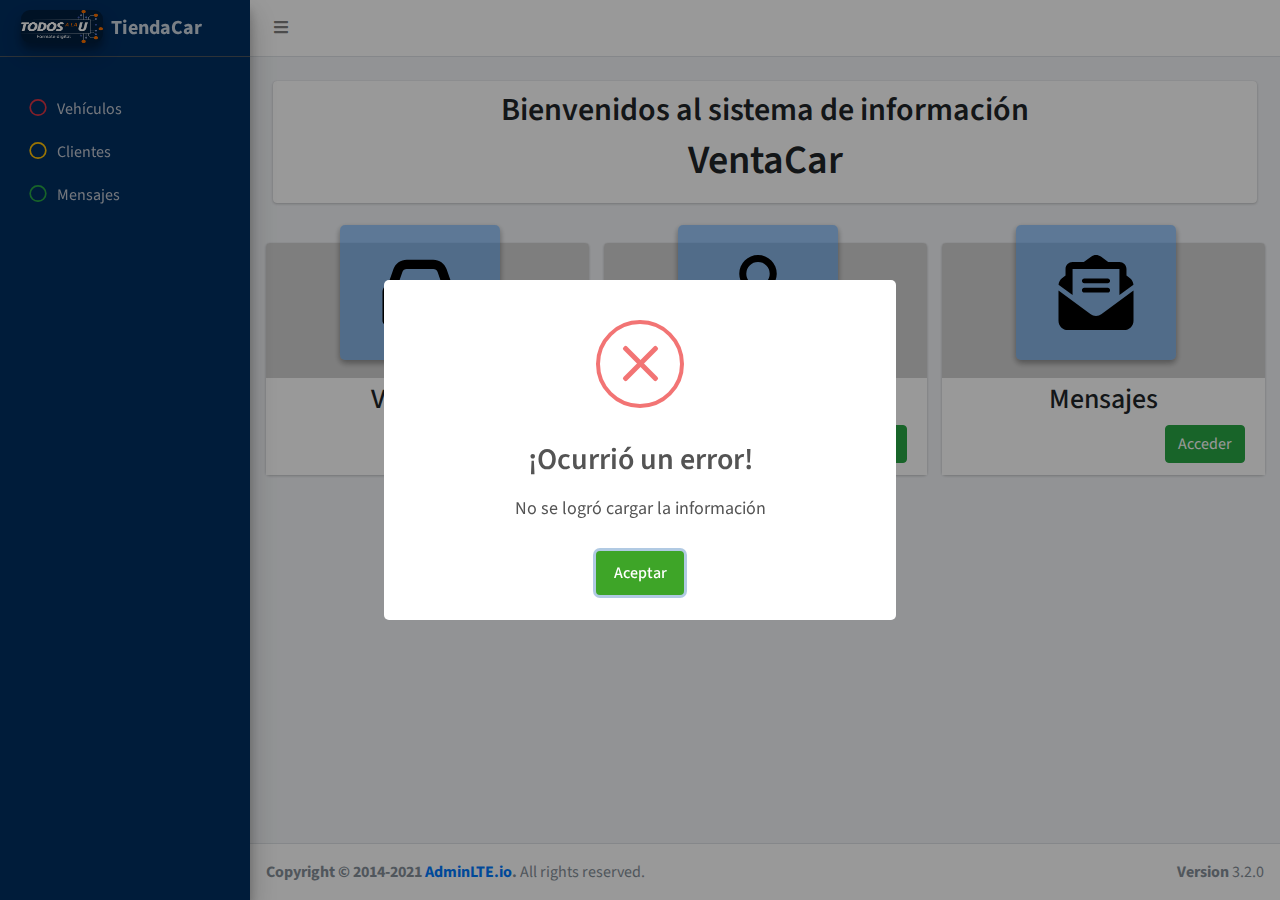
<file: index.html>
<!DOCTYPE html>
<html lang="en">

<head>
    <meta charset="utf-8">
    <meta name="viewport" content="width=device-width, initial-scale=1">
    <meta http-equiv="X-UA-Compatible" content="IE=edge">
    <title>Atenea Reto 2 - Inicio</title>

    <!-- Google Font: Source Sans Pro    -->
    <link rel="stylesheet"
        href="https://fonts.googleapis.com/css?family=Source+Sans+Pro:300,400,400i,700&display=fallback">
    <!-- Font Awesome -->
    <link rel="stylesheet" href="resources/plugins/fontawesome-free/css/all.min.css">
    <!-- Ionicons -->
    <link rel="stylesheet" href="https://code.ionicframework.com/ionicons/2.0.1/css/ionicons.min.css">
    <!-- Tempusdominus Bootstrap 4 -->
    <link rel="stylesheet" href="resources/plugins/tempusdominus-bootstrap-4/css/tempusdominus-bootstrap-4.min.css">
    <!-- iCheck -->
    <link rel="stylesheet" href="resources/plugins/icheck-bootstrap/icheck-bootstrap.min.css">
    <!-- JQVMap -->
    <link rel="stylesheet" href="resources/plugins/jqvmap/jqvmap.min.css">
    <!-- Theme style -->
    <link rel="stylesheet" href="resources/dist/css/adminlte.min.css">
    <!-- overlayScrollbars -->
    <link rel="stylesheet" href="resources/plugins/overlayScrollbars/css/OverlayScrollbars.min.css">
    <!-- Daterange picker -->
    <link rel="stylesheet" href="resources/plugins/daterangepicker/daterangepicker.css">
    <!-- summernote -->
    <link rel="stylesheet" href="resources/plugins/summernote/summernote-bs4.min.css">
    <link rel="stylesheet" href="estilos.css">

</head>

<body class="hold-transition sidebar-mini layout-fixed">
    <div class="wrapper">
        <div class="preloader flex-column justify-content-center align-items-center">
            <img class="animation__shake" src="Imagenes/atenea.png" alt="AdminLTELogo" height="60" width="120">
        </div>

        <nav class="main-header navbar navbar-expand navbar-white navbar-light">
            <ul class="navbar-nav">
                <li class="nav-item">
                    <a class="nav-link" data-widget="pushmenu" href="#" role="button"><i class="fas fa-bars"></i></a>
                </li>
            </ul>
        </nav>
        <aside class="main-sidebar sidebar-dark-primary elevation-4">
            <a href="index.html" class="brand-link">
                <img src="Imagenes/atenea.png" alt="Logo" class="brand-image img-circle elevation-3 logoBanner">
                <span class="brand-text font-weight-light" style="font-weight: 700 !important;">TiendaCar</span>
            </a>
            <div class="sidebar">
                <nav class="mt-2">
                    <ul class="nav nav-pills nav-sidebar flex-column" data-widget="treeview" role="menu"
                        data-accordion="false">
                        <li class="nav-item">
                            <br>
                        </li>
                        <li class="nav-item">
                            <a href="carros.html" class="nav-link">
                                <i class="nav-icon far fa-circle text-danger"></i>
                                <p class="text">Vehículos</p>
                            </a>
                        </li>
                        <li class="nav-item">
                            <a href="clientes.html" class="nav-link">
                                <i class="nav-icon far fa-circle text-warning"></i>
                                <p>Clientes</p>
                            </a>
                        </li>
                        <li class="nav-item">
                            <a href="mensajes.html" class="nav-link">
                                <i class="nav-icon far fa-circle text-success"></i>
                                <p>Mensajes</p>
                            </a>
                        </li>
                    </ul>
                </nav>
            </div>
        </aside>

        <div class="content-wrapper">
            <br />
            <section class="content">
                <div class="container-fluid">
                    <div class="col-md-12">
                        <div class="card" style="padding: 10px; margin-bottom: 40px;">
                            <h2 style="text-align: center;
                            font-weight: 600;">Bienvenidos al sistema de información</h2>
                            <h1  style="text-align: center;
                            font-weight: 600;">VentaCar</h1>
                        </div>
                    </div>
                    <div class="row" id="">

                        <div class="col-md-4">
                            <div class="card card-widget widget-user">
                                <div class="widget-user-header bg-primary"></div>
                                <div class="widget-user-image">
                                    <img class="img-circle elevation-2 cardIndex" src="Imagenes/car-solid.svg" alt="User Avatar">
                                </div>
                                <h3 style="text-align: center; padding-top: 5px;">Vehículos</h3>

                                <div class="card-footer" style="text-align: right;padding-top: 0px;
                                background: white;">
                                    <a class="btn btn-success" href="carros.html">Acceder</a>
                                </div>
                            </div>
                        </div>
                        <div class="col-md-4">
                            <div class="card card-widget widget-user">
                                <div class="widget-user-header bg-primary"></div>
                                <div class="widget-user-image">
                                    <img class="img-circle elevation-2 cardIndex" src="Imagenes/user-regular.svg"
                                        alt="User Avatar">
                                </div>
                                <h3 style="text-align: center; padding-top: 5px;">Clientes</h3>

                                <div class="card-footer" style="text-align: right;padding-top: 0px;
                                background: white;">
                                    <a class="btn btn-success" href="clientes.html">Acceder</a>
                                </div>
                            </div>
                        </div>
                        <div class="col-md-4">
                            <div class="card card-widget widget-user">
                                <div class="widget-user-header bg-primary"></div>
                                <div class="widget-user-image">
                                    <img class="img-circle elevation-2 cardIndex" src="Imagenes/envelope-open-text-solid.svg"
                                        alt="User Avatar">
                                </div>
                                <h3 style="text-align: center; padding-top: 5px;">Mensajes</h3>

                                <div class="card-footer" style="text-align: right;padding-top: 0px;
                                background: white;">
                                    <a class="btn btn-success" href="mensajes.html">Acceder</a>
                                </div>
                            </div>
                        </div>
                    </div>
                    <div>
                    </div>

                </div>
            </section>
        </div>

        <footer class="main-footer">
            <strong>Copyright &copy; 2014-2021 <a href="https://adminlte.io">AdminLTE.io</a>.</strong>
            All rights reserved.
            <div class="float-right d-none d-sm-inline-block">
                <b>Version</b> 3.2.0
            </div>
        </footer>
        <!-- Control Sidebar -->
        <aside class="control-sidebar control-sidebar-dark">
            <!-- Control sidebar content goes here -->
        </aside>
    </div>
    <!-- /.control-sidebar -->
    </div>
    <!-- ./wrapper -->
    <!-- jQuery -->
    <script src="resources/plugins/jquery/jquery.min.js"></script>
    <!-- jQuery UI 1.11.4 -->
    <script src="resources/plugins/jquery-ui/jquery-ui.min.js"></script>
    <!-- Resolve conflict in jQuery UI tooltip with Bootstrap tooltip -->
    <script>
        $.widget.bridge('uibutton', $.ui.button)
    </script>
    <!-- Bootstrap 4 -->
    <script src="resources/plugins/bootstrap/js/bootstrap.bundle.min.js"></script>
    <!-- ChartJS -->
    <script src="resources/plugins/chart.js/Chart.min.js"></script>
    <!-- Sparkline -->
    <script src="resources/plugins/sparklines/sparkline.js"></script>
    <!-- JQVMap -->
    <script src="resources/plugins/jqvmap/jquery.vmap.min.js"></script>
    <script src="resources/plugins/jqvmap/maps/jquery.vmap.usa.js"></script>
    <!-- jQuery Knob Chart -->
    <script src="resources/plugins/jquery-knob/jquery.knob.min.js"></script>
    <!-- daterangepicker -->
    <script src="resources/plugins/moment/moment.min.js"></script>
    <script src="resources/plugins/daterangepicker/daterangepicker.js"></script>
    <!-- Tempusdominus Bootstrap 4 -->
    <script src="resources/plugins/tempusdominus-bootstrap-4/js/tempusdominus-bootstrap-4.min.js"></script>
    <!-- Summernote -->
    <script src="resources/plugins/summernote/summernote-bs4.min.js"></script>
    <!-- overlayScrollbars -->
    <script src="resources/plugins/overlayScrollbars/js/jquery.overlayScrollbars.min.js"></script>
    <!-- AdminLTE App -->
    <script src="resources/dist/js/adminlte.js"></script>
    <script src="resources/plugins/sweetalert2/sweetalert2.all.min.js"></script>
    <script src="Javascript/funcionesGenerales.js"></script>
    <script src="Javascript/carros.js"></script>
    <script>
        TraerDatosCarros();
    </script>
</body>

</html>
</file>
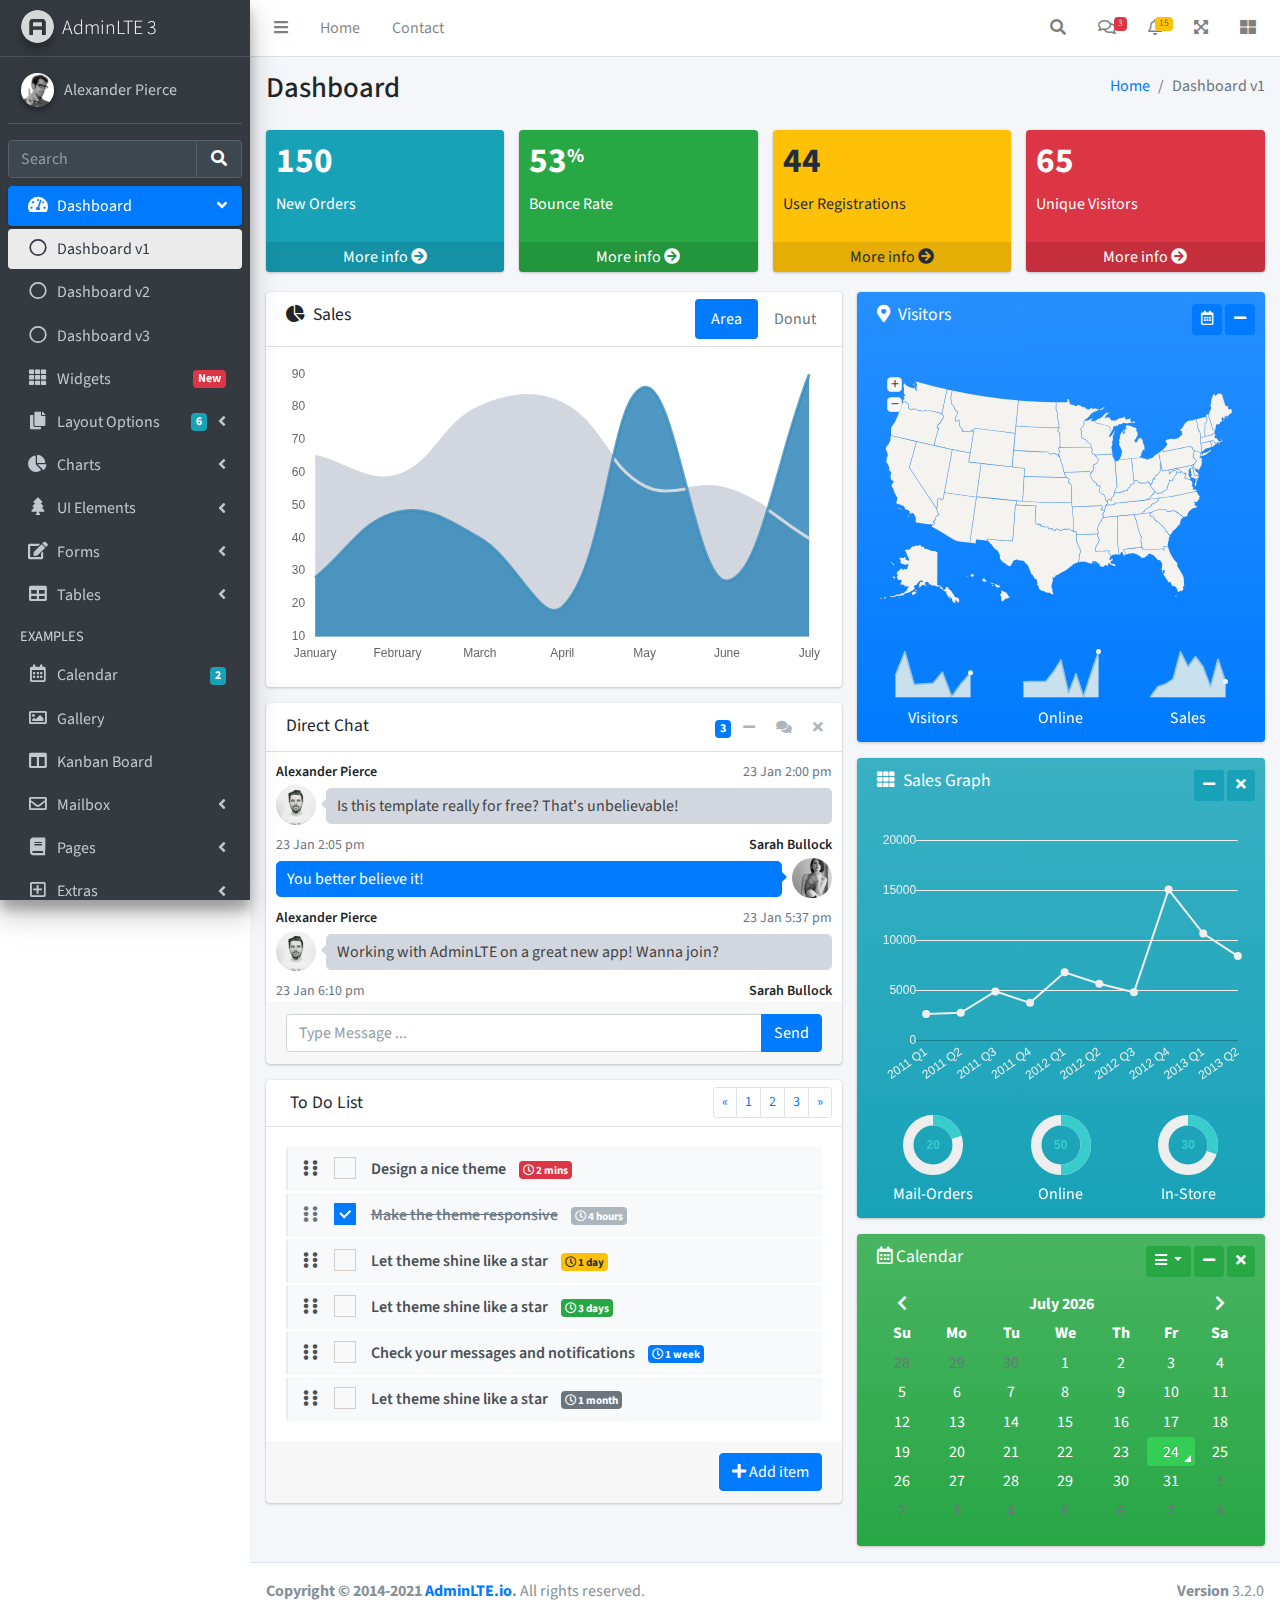
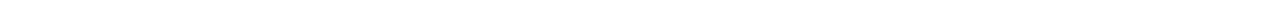
<file: resources/index.html>
<!DOCTYPE html>
<html lang="en">
<head>
  <meta charset="utf-8">
  <meta name="viewport" content="width=device-width, initial-scale=1">
  <title>AdminLTE 3 | Dashboard</title>

  <!-- Google Font: Source Sans Pro -->
  <link rel="stylesheet" href="https://fonts.googleapis.com/css?family=Source+Sans+Pro:300,400,400i,700&display=fallback">
  <!-- Font Awesome -->
  <link rel="stylesheet" href="plugins/fontawesome-free/css/all.min.css">
  <!-- Ionicons -->
  <link rel="stylesheet" href="https://code.ionicframework.com/ionicons/2.0.1/css/ionicons.min.css">
  <!-- Tempusdominus Bootstrap 4 -->
  <link rel="stylesheet" href="plugins/tempusdominus-bootstrap-4/css/tempusdominus-bootstrap-4.min.css">
  <!-- iCheck -->
  <link rel="stylesheet" href="plugins/icheck-bootstrap/icheck-bootstrap.min.css">
  <!-- JQVMap -->
  <link rel="stylesheet" href="plugins/jqvmap/jqvmap.min.css">
  <!-- Theme style -->
  <link rel="stylesheet" href="dist/css/adminlte.min.css">
  <!-- overlayScrollbars -->
  <link rel="stylesheet" href="plugins/overlayScrollbars/css/OverlayScrollbars.min.css">
  <!-- Daterange picker -->
  <link rel="stylesheet" href="plugins/daterangepicker/daterangepicker.css">
  <!-- summernote -->
  <link rel="stylesheet" href="plugins/summernote/summernote-bs4.min.css">
</head>
<body class="hold-transition sidebar-mini layout-fixed">
<div class="wrapper">

  <!-- Preloader -->
  <div class="preloader flex-column justify-content-center align-items-center">
    <img class="animation__shake" src="dist/img/AdminLTELogo.png" alt="AdminLTELogo" height="60" width="60">
  </div>

  <!-- Navbar -->
  <nav class="main-header navbar navbar-expand navbar-white navbar-light">
    <!-- Left navbar links -->
    <ul class="navbar-nav">
      <li class="nav-item">
        <a class="nav-link" data-widget="pushmenu" href="#" role="button"><i class="fas fa-bars"></i></a>
      </li>
      <li class="nav-item d-none d-sm-inline-block">
        <a href="index3.html" class="nav-link">Home</a>
      </li>
      <li class="nav-item d-none d-sm-inline-block">
        <a href="#" class="nav-link">Contact</a>
      </li>
    </ul>

    <!-- Right navbar links -->
    <ul class="navbar-nav ml-auto">
      <!-- Navbar Search -->
      <li class="nav-item">
        <a class="nav-link" data-widget="navbar-search" href="#" role="button">
          <i class="fas fa-search"></i>
        </a>
        <div class="navbar-search-block">
          <form class="form-inline">
            <div class="input-group input-group-sm">
              <input class="form-control form-control-navbar" type="search" placeholder="Search" aria-label="Search">
              <div class="input-group-append">
                <button class="btn btn-navbar" type="submit">
                  <i class="fas fa-search"></i>
                </button>
                <button class="btn btn-navbar" type="button" data-widget="navbar-search">
                  <i class="fas fa-times"></i>
                </button>
              </div>
            </div>
          </form>
        </div>
      </li>

      <!-- Messages Dropdown Menu -->
      <li class="nav-item dropdown">
        <a class="nav-link" data-toggle="dropdown" href="#">
          <i class="far fa-comments"></i>
          <span class="badge badge-danger navbar-badge">3</span>
        </a>
        <div class="dropdown-menu dropdown-menu-lg dropdown-menu-right">
          <a href="#" class="dropdown-item">
            <!-- Message Start -->
            <div class="media">
              <img src="dist/img/user1-128x128.jpg" alt="User Avatar" class="img-size-50 mr-3 img-circle">
              <div class="media-body">
                <h3 class="dropdown-item-title">
                  Brad Diesel
                  <span class="float-right text-sm text-danger"><i class="fas fa-star"></i></span>
                </h3>
                <p class="text-sm">Call me whenever you can...</p>
                <p class="text-sm text-muted"><i class="far fa-clock mr-1"></i> 4 Hours Ago</p>
              </div>
            </div>
            <!-- Message End -->
          </a>
          <div class="dropdown-divider"></div>
          <a href="#" class="dropdown-item">
            <!-- Message Start -->
            <div class="media">
              <img src="dist/img/user8-128x128.jpg" alt="User Avatar" class="img-size-50 img-circle mr-3">
              <div class="media-body">
                <h3 class="dropdown-item-title">
                  John Pierce
                  <span class="float-right text-sm text-muted"><i class="fas fa-star"></i></span>
                </h3>
                <p class="text-sm">I got your message bro</p>
                <p class="text-sm text-muted"><i class="far fa-clock mr-1"></i> 4 Hours Ago</p>
              </div>
            </div>
            <!-- Message End -->
          </a>
          <div class="dropdown-divider"></div>
          <a href="#" class="dropdown-item">
            <!-- Message Start -->
            <div class="media">
              <img src="dist/img/user3-128x128.jpg" alt="User Avatar" class="img-size-50 img-circle mr-3">
              <div class="media-body">
                <h3 class="dropdown-item-title">
                  Nora Silvester
                  <span class="float-right text-sm text-warning"><i class="fas fa-star"></i></span>
                </h3>
                <p class="text-sm">The subject goes here</p>
                <p class="text-sm text-muted"><i class="far fa-clock mr-1"></i> 4 Hours Ago</p>
              </div>
            </div>
            <!-- Message End -->
          </a>
          <div class="dropdown-divider"></div>
          <a href="#" class="dropdown-item dropdown-footer">See All Messages</a>
        </div>
      </li>
      <!-- Notifications Dropdown Menu -->
      <li class="nav-item dropdown">
        <a class="nav-link" data-toggle="dropdown" href="#">
          <i class="far fa-bell"></i>
          <span class="badge badge-warning navbar-badge">15</span>
        </a>
        <div class="dropdown-menu dropdown-menu-lg dropdown-menu-right">
          <span class="dropdown-item dropdown-header">15 Notifications</span>
          <div class="dropdown-divider"></div>
          <a href="#" class="dropdown-item">
            <i class="fas fa-envelope mr-2"></i> 4 new messages
            <span class="float-right text-muted text-sm">3 mins</span>
          </a>
          <div class="dropdown-divider"></div>
          <a href="#" class="dropdown-item">
            <i class="fas fa-users mr-2"></i> 8 friend requests
            <span class="float-right text-muted text-sm">12 hours</span>
          </a>
          <div class="dropdown-divider"></div>
          <a href="#" class="dropdown-item">
            <i class="fas fa-file mr-2"></i> 3 new reports
            <span class="float-right text-muted text-sm">2 days</span>
          </a>
          <div class="dropdown-divider"></div>
          <a href="#" class="dropdown-item dropdown-footer">See All Notifications</a>
        </div>
      </li>
      <li class="nav-item">
        <a class="nav-link" data-widget="fullscreen" href="#" role="button">
          <i class="fas fa-expand-arrows-alt"></i>
        </a>
      </li>
      <li class="nav-item">
        <a class="nav-link" data-widget="control-sidebar" data-controlsidebar-slide="true" href="#" role="button">
          <i class="fas fa-th-large"></i>
        </a>
      </li>
    </ul>
  </nav>
  <!-- /.navbar -->

  <!-- Main Sidebar Container -->
  <aside class="main-sidebar sidebar-dark-primary elevation-4">
    <!-- Brand Logo -->
    <a href="index3.html" class="brand-link">
      <img src="dist/img/AdminLTELogo.png" alt="AdminLTE Logo" class="brand-image img-circle elevation-3" style="opacity: .8">
      <span class="brand-text font-weight-light">AdminLTE 3</span>
    </a>

    <!-- Sidebar -->
    <div class="sidebar">
      <!-- Sidebar user panel (optional) -->
      <div class="user-panel mt-3 pb-3 mb-3 d-flex">
        <div class="image">
          <img src="dist/img/user2-160x160.jpg" class="img-circle elevation-2" alt="User Image">
        </div>
        <div class="info">
          <a href="#" class="d-block">Alexander Pierce</a>
        </div>
      </div>

      <!-- SidebarSearch Form -->
      <div class="form-inline">
        <div class="input-group" data-widget="sidebar-search">
          <input class="form-control form-control-sidebar" type="search" placeholder="Search" aria-label="Search">
          <div class="input-group-append">
            <button class="btn btn-sidebar">
              <i class="fas fa-search fa-fw"></i>
            </button>
          </div>
        </div>
      </div>

      <!-- Sidebar Menu -->
      <nav class="mt-2">
        <ul class="nav nav-pills nav-sidebar flex-column" data-widget="treeview" role="menu" data-accordion="false">
          <!-- Add icons to the links using the .nav-icon class
               with font-awesome or any other icon font library -->
          <li class="nav-item menu-open">
            <a href="#" class="nav-link active">
              <i class="nav-icon fas fa-tachometer-alt"></i>
              <p>
                Dashboard
                <i class="right fas fa-angle-left"></i>
              </p>
            </a>
            <ul class="nav nav-treeview">
              <li class="nav-item">
                <a href="./index.html" class="nav-link active">
                  <i class="far fa-circle nav-icon"></i>
                  <p>Dashboard v1</p>
                </a>
              </li>
              <li class="nav-item">
                <a href="./index2.html" class="nav-link">
                  <i class="far fa-circle nav-icon"></i>
                  <p>Dashboard v2</p>
                </a>
              </li>
              <li class="nav-item">
                <a href="./index3.html" class="nav-link">
                  <i class="far fa-circle nav-icon"></i>
                  <p>Dashboard v3</p>
                </a>
              </li>
            </ul>
          </li>
          <li class="nav-item">
            <a href="pages/widgets.html" class="nav-link">
              <i class="nav-icon fas fa-th"></i>
              <p>
                Widgets
                <span class="right badge badge-danger">New</span>
              </p>
            </a>
          </li>
          <li class="nav-item">
            <a href="#" class="nav-link">
              <i class="nav-icon fas fa-copy"></i>
              <p>
                Layout Options
                <i class="fas fa-angle-left right"></i>
                <span class="badge badge-info right">6</span>
              </p>
            </a>
            <ul class="nav nav-treeview">
              <li class="nav-item">
                <a href="pages/layout/top-nav.html" class="nav-link">
                  <i class="far fa-circle nav-icon"></i>
                  <p>Top Navigation</p>
                </a>
              </li>
              <li class="nav-item">
                <a href="pages/layout/top-nav-sidebar.html" class="nav-link">
                  <i class="far fa-circle nav-icon"></i>
                  <p>Top Navigation + Sidebar</p>
                </a>
              </li>
              <li class="nav-item">
                <a href="pages/layout/boxed.html" class="nav-link">
                  <i class="far fa-circle nav-icon"></i>
                  <p>Boxed</p>
                </a>
              </li>
              <li class="nav-item">
                <a href="pages/layout/fixed-sidebar.html" class="nav-link">
                  <i class="far fa-circle nav-icon"></i>
                  <p>Fixed Sidebar</p>
                </a>
              </li>
              <li class="nav-item">
                <a href="pages/layout/fixed-sidebar-custom.html" class="nav-link">
                  <i class="far fa-circle nav-icon"></i>
                  <p>Fixed Sidebar <small>+ Custom Area</small></p>
                </a>
              </li>
              <li class="nav-item">
                <a href="pages/layout/fixed-topnav.html" class="nav-link">
                  <i class="far fa-circle nav-icon"></i>
                  <p>Fixed Navbar</p>
                </a>
              </li>
              <li class="nav-item">
                <a href="pages/layout/fixed-footer.html" class="nav-link">
                  <i class="far fa-circle nav-icon"></i>
                  <p>Fixed Footer</p>
                </a>
              </li>
              <li class="nav-item">
                <a href="pages/layout/collapsed-sidebar.html" class="nav-link">
                  <i class="far fa-circle nav-icon"></i>
                  <p>Collapsed Sidebar</p>
                </a>
              </li>
            </ul>
          </li>
          <li class="nav-item">
            <a href="#" class="nav-link">
              <i class="nav-icon fas fa-chart-pie"></i>
              <p>
                Charts
                <i class="right fas fa-angle-left"></i>
              </p>
            </a>
            <ul class="nav nav-treeview">
              <li class="nav-item">
                <a href="pages/charts/chartjs.html" class="nav-link">
                  <i class="far fa-circle nav-icon"></i>
                  <p>ChartJS</p>
                </a>
              </li>
              <li class="nav-item">
                <a href="pages/charts/flot.html" class="nav-link">
                  <i class="far fa-circle nav-icon"></i>
                  <p>Flot</p>
                </a>
              </li>
              <li class="nav-item">
                <a href="pages/charts/inline.html" class="nav-link">
                  <i class="far fa-circle nav-icon"></i>
                  <p>Inline</p>
                </a>
              </li>
              <li class="nav-item">
                <a href="pages/charts/uplot.html" class="nav-link">
                  <i class="far fa-circle nav-icon"></i>
                  <p>uPlot</p>
                </a>
              </li>
            </ul>
          </li>
          <li class="nav-item">
            <a href="#" class="nav-link">
              <i class="nav-icon fas fa-tree"></i>
              <p>
                UI Elements
                <i class="fas fa-angle-left right"></i>
              </p>
            </a>
            <ul class="nav nav-treeview">
              <li class="nav-item">
                <a href="pages/UI/general.html" class="nav-link">
                  <i class="far fa-circle nav-icon"></i>
                  <p>General</p>
                </a>
              </li>
              <li class="nav-item">
                <a href="pages/UI/icons.html" class="nav-link">
                  <i class="far fa-circle nav-icon"></i>
                  <p>Icons</p>
                </a>
              </li>
              <li class="nav-item">
                <a href="pages/UI/buttons.html" class="nav-link">
                  <i class="far fa-circle nav-icon"></i>
                  <p>Buttons</p>
                </a>
              </li>
              <li class="nav-item">
                <a href="pages/UI/sliders.html" class="nav-link">
                  <i class="far fa-circle nav-icon"></i>
                  <p>Sliders</p>
                </a>
              </li>
              <li class="nav-item">
                <a href="pages/UI/modals.html" class="nav-link">
                  <i class="far fa-circle nav-icon"></i>
                  <p>Modals & Alerts</p>
                </a>
              </li>
              <li class="nav-item">
                <a href="pages/UI/navbar.html" class="nav-link">
                  <i class="far fa-circle nav-icon"></i>
                  <p>Navbar & Tabs</p>
                </a>
              </li>
              <li class="nav-item">
                <a href="pages/UI/timeline.html" class="nav-link">
                  <i class="far fa-circle nav-icon"></i>
                  <p>Timeline</p>
                </a>
              </li>
              <li class="nav-item">
                <a href="pages/UI/ribbons.html" class="nav-link">
                  <i class="far fa-circle nav-icon"></i>
                  <p>Ribbons</p>
                </a>
              </li>
            </ul>
          </li>
          <li class="nav-item">
            <a href="#" class="nav-link">
              <i class="nav-icon fas fa-edit"></i>
              <p>
                Forms
                <i class="fas fa-angle-left right"></i>
              </p>
            </a>
            <ul class="nav nav-treeview">
              <li class="nav-item">
                <a href="pages/forms/general.html" class="nav-link">
                  <i class="far fa-circle nav-icon"></i>
                  <p>General Elements</p>
                </a>
              </li>
              <li class="nav-item">
                <a href="pages/forms/advanced.html" class="nav-link">
                  <i class="far fa-circle nav-icon"></i>
                  <p>Advanced Elements</p>
                </a>
              </li>
              <li class="nav-item">
                <a href="pages/forms/editors.html" class="nav-link">
                  <i class="far fa-circle nav-icon"></i>
                  <p>Editors</p>
                </a>
              </li>
              <li class="nav-item">
                <a href="pages/forms/validation.html" class="nav-link">
                  <i class="far fa-circle nav-icon"></i>
                  <p>Validation</p>
                </a>
              </li>
            </ul>
          </li>
          <li class="nav-item">
            <a href="#" class="nav-link">
              <i class="nav-icon fas fa-table"></i>
              <p>
                Tables
                <i class="fas fa-angle-left right"></i>
              </p>
            </a>
            <ul class="nav nav-treeview">
              <li class="nav-item">
                <a href="pages/tables/simple.html" class="nav-link">
                  <i class="far fa-circle nav-icon"></i>
                  <p>Simple Tables</p>
                </a>
              </li>
              <li class="nav-item">
                <a href="pages/tables/data.html" class="nav-link">
                  <i class="far fa-circle nav-icon"></i>
                  <p>DataTables</p>
                </a>
              </li>
              <li class="nav-item">
                <a href="pages/tables/jsgrid.html" class="nav-link">
                  <i class="far fa-circle nav-icon"></i>
                  <p>jsGrid</p>
                </a>
              </li>
            </ul>
          </li>
          <li class="nav-header">EXAMPLES</li>
          <li class="nav-item">
            <a href="pages/calendar.html" class="nav-link">
              <i class="nav-icon far fa-calendar-alt"></i>
              <p>
                Calendar
                <span class="badge badge-info right">2</span>
              </p>
            </a>
          </li>
          <li class="nav-item">
            <a href="pages/gallery.html" class="nav-link">
              <i class="nav-icon far fa-image"></i>
              <p>
                Gallery
              </p>
            </a>
          </li>
          <li class="nav-item">
            <a href="pages/kanban.html" class="nav-link">
              <i class="nav-icon fas fa-columns"></i>
              <p>
                Kanban Board
              </p>
            </a>
          </li>
          <li class="nav-item">
            <a href="#" class="nav-link">
              <i class="nav-icon far fa-envelope"></i>
              <p>
                Mailbox
                <i class="fas fa-angle-left right"></i>
              </p>
            </a>
            <ul class="nav nav-treeview">
              <li class="nav-item">
                <a href="pages/mailbox/mailbox.html" class="nav-link">
                  <i class="far fa-circle nav-icon"></i>
                  <p>Inbox</p>
                </a>
              </li>
              <li class="nav-item">
                <a href="pages/mailbox/compose.html" class="nav-link">
                  <i class="far fa-circle nav-icon"></i>
                  <p>Compose</p>
                </a>
              </li>
              <li class="nav-item">
                <a href="pages/mailbox/read-mail.html" class="nav-link">
                  <i class="far fa-circle nav-icon"></i>
                  <p>Read</p>
                </a>
              </li>
            </ul>
          </li>
          <li class="nav-item">
            <a href="#" class="nav-link">
              <i class="nav-icon fas fa-book"></i>
              <p>
                Pages
                <i class="fas fa-angle-left right"></i>
              </p>
            </a>
            <ul class="nav nav-treeview">
              <li class="nav-item">
                <a href="pages/examples/invoice.html" class="nav-link">
                  <i class="far fa-circle nav-icon"></i>
                  <p>Invoice</p>
                </a>
              </li>
              <li class="nav-item">
                <a href="pages/examples/profile.html" class="nav-link">
                  <i class="far fa-circle nav-icon"></i>
                  <p>Profile</p>
                </a>
              </li>
              <li class="nav-item">
                <a href="pages/examples/e-commerce.html" class="nav-link">
                  <i class="far fa-circle nav-icon"></i>
                  <p>E-commerce</p>
                </a>
              </li>
              <li class="nav-item">
                <a href="pages/examples/projects.html" class="nav-link">
                  <i class="far fa-circle nav-icon"></i>
                  <p>Projects</p>
                </a>
              </li>
              <li class="nav-item">
                <a href="pages/examples/project-add.html" class="nav-link">
                  <i class="far fa-circle nav-icon"></i>
                  <p>Project Add</p>
                </a>
              </li>
              <li class="nav-item">
                <a href="pages/examples/project-edit.html" class="nav-link">
                  <i class="far fa-circle nav-icon"></i>
                  <p>Project Edit</p>
                </a>
              </li>
              <li class="nav-item">
                <a href="pages/examples/project-detail.html" class="nav-link">
                  <i class="far fa-circle nav-icon"></i>
                  <p>Project Detail</p>
                </a>
              </li>
              <li class="nav-item">
                <a href="pages/examples/contacts.html" class="nav-link">
                  <i class="far fa-circle nav-icon"></i>
                  <p>Contacts</p>
                </a>
              </li>
              <li class="nav-item">
                <a href="pages/examples/faq.html" class="nav-link">
                  <i class="far fa-circle nav-icon"></i>
                  <p>FAQ</p>
                </a>
              </li>
              <li class="nav-item">
                <a href="pages/examples/contact-us.html" class="nav-link">
                  <i class="far fa-circle nav-icon"></i>
                  <p>Contact us</p>
                </a>
              </li>
            </ul>
          </li>
          <li class="nav-item">
            <a href="#" class="nav-link">
              <i class="nav-icon far fa-plus-square"></i>
              <p>
                Extras
                <i class="fas fa-angle-left right"></i>
              </p>
            </a>
            <ul class="nav nav-treeview">
              <li class="nav-item">
                <a href="#" class="nav-link">
                  <i class="far fa-circle nav-icon"></i>
                  <p>
                    Login & Register v1
                    <i class="fas fa-angle-left right"></i>
                  </p>
                </a>
                <ul class="nav nav-treeview">
                  <li class="nav-item">
                    <a href="pages/examples/login.html" class="nav-link">
                      <i class="far fa-circle nav-icon"></i>
                      <p>Login v1</p>
                    </a>
                  </li>
                  <li class="nav-item">
                    <a href="pages/examples/register.html" class="nav-link">
                      <i class="far fa-circle nav-icon"></i>
                      <p>Register v1</p>
                    </a>
                  </li>
                  <li class="nav-item">
                    <a href="pages/examples/forgot-password.html" class="nav-link">
                      <i class="far fa-circle nav-icon"></i>
                      <p>Forgot Password v1</p>
                    </a>
                  </li>
                  <li class="nav-item">
                    <a href="pages/examples/recover-password.html" class="nav-link">
                      <i class="far fa-circle nav-icon"></i>
                      <p>Recover Password v1</p>
                    </a>
                  </li>
                </ul>
              </li>
              <li class="nav-item">
                <a href="#" class="nav-link">
                  <i class="far fa-circle nav-icon"></i>
                  <p>
                    Login & Register v2
                    <i class="fas fa-angle-left right"></i>
                  </p>
                </a>
                <ul class="nav nav-treeview">
                  <li class="nav-item">
                    <a href="pages/examples/login-v2.html" class="nav-link">
                      <i class="far fa-circle nav-icon"></i>
                      <p>Login v2</p>
                    </a>
                  </li>
                  <li class="nav-item">
                    <a href="pages/examples/register-v2.html" class="nav-link">
                      <i class="far fa-circle nav-icon"></i>
                      <p>Register v2</p>
                    </a>
                  </li>
                  <li class="nav-item">
                    <a href="pages/examples/forgot-password-v2.html" class="nav-link">
                      <i class="far fa-circle nav-icon"></i>
                      <p>Forgot Password v2</p>
                    </a>
                  </li>
                  <li class="nav-item">
                    <a href="pages/examples/recover-password-v2.html" class="nav-link">
                      <i class="far fa-circle nav-icon"></i>
                      <p>Recover Password v2</p>
                    </a>
                  </li>
                </ul>
              </li>
              <li class="nav-item">
                <a href="pages/examples/lockscreen.html" class="nav-link">
                  <i class="far fa-circle nav-icon"></i>
                  <p>Lockscreen</p>
                </a>
              </li>
              <li class="nav-item">
                <a href="pages/examples/legacy-user-menu.html" class="nav-link">
                  <i class="far fa-circle nav-icon"></i>
                  <p>Legacy User Menu</p>
                </a>
              </li>
              <li class="nav-item">
                <a href="pages/examples/language-menu.html" class="nav-link">
                  <i class="far fa-circle nav-icon"></i>
                  <p>Language Menu</p>
                </a>
              </li>
              <li class="nav-item">
                <a href="pages/examples/404.html" class="nav-link">
                  <i class="far fa-circle nav-icon"></i>
                  <p>Error 404</p>
                </a>
              </li>
              <li class="nav-item">
                <a href="pages/examples/500.html" class="nav-link">
                  <i class="far fa-circle nav-icon"></i>
                  <p>Error 500</p>
                </a>
              </li>
              <li class="nav-item">
                <a href="pages/examples/pace.html" class="nav-link">
                  <i class="far fa-circle nav-icon"></i>
                  <p>Pace</p>
                </a>
              </li>
              <li class="nav-item">
                <a href="pages/examples/blank.html" class="nav-link">
                  <i class="far fa-circle nav-icon"></i>
                  <p>Blank Page</p>
                </a>
              </li>
              <li class="nav-item">
                <a href="starter.html" class="nav-link">
                  <i class="far fa-circle nav-icon"></i>
                  <p>Starter Page</p>
                </a>
              </li>
            </ul>
          </li>
          <li class="nav-item">
            <a href="#" class="nav-link">
              <i class="nav-icon fas fa-search"></i>
              <p>
                Search
                <i class="fas fa-angle-left right"></i>
              </p>
            </a>
            <ul class="nav nav-treeview">
              <li class="nav-item">
                <a href="pages/search/simple.html" class="nav-link">
                  <i class="far fa-circle nav-icon"></i>
                  <p>Simple Search</p>
                </a>
              </li>
              <li class="nav-item">
                <a href="pages/search/enhanced.html" class="nav-link">
                  <i class="far fa-circle nav-icon"></i>
                  <p>Enhanced</p>
                </a>
              </li>
            </ul>
          </li>
          <li class="nav-header">MISCELLANEOUS</li>
          <li class="nav-item">
            <a href="iframe.html" class="nav-link">
              <i class="nav-icon fas fa-ellipsis-h"></i>
              <p>Tabbed IFrame Plugin</p>
            </a>
          </li>
          <li class="nav-item">
            <a href="https://adminlte.io/docs/3.1/" class="nav-link">
              <i class="nav-icon fas fa-file"></i>
              <p>Documentation</p>
            </a>
          </li>
          <li class="nav-header">MULTI LEVEL EXAMPLE</li>
          <li class="nav-item">
            <a href="#" class="nav-link">
              <i class="fas fa-circle nav-icon"></i>
              <p>Level 1</p>
            </a>
          </li>
          <li class="nav-item">
            <a href="#" class="nav-link">
              <i class="nav-icon fas fa-circle"></i>
              <p>
                Level 1
                <i class="right fas fa-angle-left"></i>
              </p>
            </a>
            <ul class="nav nav-treeview">
              <li class="nav-item">
                <a href="#" class="nav-link">
                  <i class="far fa-circle nav-icon"></i>
                  <p>Level 2</p>
                </a>
              </li>
              <li class="nav-item">
                <a href="#" class="nav-link">
                  <i class="far fa-circle nav-icon"></i>
                  <p>
                    Level 2
                    <i class="right fas fa-angle-left"></i>
                  </p>
                </a>
                <ul class="nav nav-treeview">
                  <li class="nav-item">
                    <a href="#" class="nav-link">
                      <i class="far fa-dot-circle nav-icon"></i>
                      <p>Level 3</p>
                    </a>
                  </li>
                  <li class="nav-item">
                    <a href="#" class="nav-link">
                      <i class="far fa-dot-circle nav-icon"></i>
                      <p>Level 3</p>
                    </a>
                  </li>
                  <li class="nav-item">
                    <a href="#" class="nav-link">
                      <i class="far fa-dot-circle nav-icon"></i>
                      <p>Level 3</p>
                    </a>
                  </li>
                </ul>
              </li>
              <li class="nav-item">
                <a href="#" class="nav-link">
                  <i class="far fa-circle nav-icon"></i>
                  <p>Level 2</p>
                </a>
              </li>
            </ul>
          </li>
          <li class="nav-item">
            <a href="#" class="nav-link">
              <i class="fas fa-circle nav-icon"></i>
              <p>Level 1</p>
            </a>
          </li>
          <li class="nav-header">LABELS</li>
          <li class="nav-item">
            <a href="#" class="nav-link">
              <i class="nav-icon far fa-circle text-danger"></i>
              <p class="text">Important</p>
            </a>
          </li>
          <li class="nav-item">
            <a href="#" class="nav-link">
              <i class="nav-icon far fa-circle text-warning"></i>
              <p>Warning</p>
            </a>
          </li>
          <li class="nav-item">
            <a href="#" class="nav-link">
              <i class="nav-icon far fa-circle text-info"></i>
              <p>Informational</p>
            </a>
          </li>
        </ul>
      </nav>
      <!-- /.sidebar-menu -->
    </div>
    <!-- /.sidebar -->
  </aside>

  <!-- Content Wrapper. Contains page content -->
  <div class="content-wrapper">
    <!-- Content Header (Page header) -->
    <div class="content-header">
      <div class="container-fluid">
        <div class="row mb-2">
          <div class="col-sm-6">
            <h1 class="m-0">Dashboard</h1>
          </div><!-- /.col -->
          <div class="col-sm-6">
            <ol class="breadcrumb float-sm-right">
              <li class="breadcrumb-item"><a href="#">Home</a></li>
              <li class="breadcrumb-item active">Dashboard v1</li>
            </ol>
          </div><!-- /.col -->
        </div><!-- /.row -->
      </div><!-- /.container-fluid -->
    </div>
    <!-- /.content-header -->

    <!-- Main content -->
    <section class="content">
      <div class="container-fluid">
        <!-- Small boxes (Stat box) -->
        <div class="row">
          <div class="col-lg-3 col-6">
            <!-- small box -->
            <div class="small-box bg-info">
              <div class="inner">
                <h3>150</h3>

                <p>New Orders</p>
              </div>
              <div class="icon">
                <i class="ion ion-bag"></i>
              </div>
              <a href="#" class="small-box-footer">More info <i class="fas fa-arrow-circle-right"></i></a>
            </div>
          </div>
          <!-- ./col -->
          <div class="col-lg-3 col-6">
            <!-- small box -->
            <div class="small-box bg-success">
              <div class="inner">
                <h3>53<sup style="font-size: 20px">%</sup></h3>

                <p>Bounce Rate</p>
              </div>
              <div class="icon">
                <i class="ion ion-stats-bars"></i>
              </div>
              <a href="#" class="small-box-footer">More info <i class="fas fa-arrow-circle-right"></i></a>
            </div>
          </div>
          <!-- ./col -->
          <div class="col-lg-3 col-6">
            <!-- small box -->
            <div class="small-box bg-warning">
              <div class="inner">
                <h3>44</h3>

                <p>User Registrations</p>
              </div>
              <div class="icon">
                <i class="ion ion-person-add"></i>
              </div>
              <a href="#" class="small-box-footer">More info <i class="fas fa-arrow-circle-right"></i></a>
            </div>
          </div>
          <!-- ./col -->
          <div class="col-lg-3 col-6">
            <!-- small box -->
            <div class="small-box bg-danger">
              <div class="inner">
                <h3>65</h3>

                <p>Unique Visitors</p>
              </div>
              <div class="icon">
                <i class="ion ion-pie-graph"></i>
              </div>
              <a href="#" class="small-box-footer">More info <i class="fas fa-arrow-circle-right"></i></a>
            </div>
          </div>
          <!-- ./col -->
        </div>
        <!-- /.row -->
        <!-- Main row -->
        <div class="row">
          <!-- Left col -->
          <section class="col-lg-7 connectedSortable">
            <!-- Custom tabs (Charts with tabs)-->
            <div class="card">
              <div class="card-header">
                <h3 class="card-title">
                  <i class="fas fa-chart-pie mr-1"></i>
                  Sales
                </h3>
                <div class="card-tools">
                  <ul class="nav nav-pills ml-auto">
                    <li class="nav-item">
                      <a class="nav-link active" href="#revenue-chart" data-toggle="tab">Area</a>
                    </li>
                    <li class="nav-item">
                      <a class="nav-link" href="#sales-chart" data-toggle="tab">Donut</a>
                    </li>
                  </ul>
                </div>
              </div><!-- /.card-header -->
              <div class="card-body">
                <div class="tab-content p-0">
                  <!-- Morris chart - Sales -->
                  <div class="chart tab-pane active" id="revenue-chart"
                       style="position: relative; height: 300px;">
                      <canvas id="revenue-chart-canvas" height="300" style="height: 300px;"></canvas>
                   </div>
                  <div class="chart tab-pane" id="sales-chart" style="position: relative; height: 300px;">
                    <canvas id="sales-chart-canvas" height="300" style="height: 300px;"></canvas>
                  </div>
                </div>
              </div><!-- /.card-body -->
            </div>
            <!-- /.card -->

            <!-- DIRECT CHAT -->
            <div class="card direct-chat direct-chat-primary">
              <div class="card-header">
                <h3 class="card-title">Direct Chat</h3>

                <div class="card-tools">
                  <span title="3 New Messages" class="badge badge-primary">3</span>
                  <button type="button" class="btn btn-tool" data-card-widget="collapse">
                    <i class="fas fa-minus"></i>
                  </button>
                  <button type="button" class="btn btn-tool" title="Contacts" data-widget="chat-pane-toggle">
                    <i class="fas fa-comments"></i>
                  </button>
                  <button type="button" class="btn btn-tool" data-card-widget="remove">
                    <i class="fas fa-times"></i>
                  </button>
                </div>
              </div>
              <!-- /.card-header -->
              <div class="card-body">
                <!-- Conversations are loaded here -->
                <div class="direct-chat-messages">
                  <!-- Message. Default to the left -->
                  <div class="direct-chat-msg">
                    <div class="direct-chat-infos clearfix">
                      <span class="direct-chat-name float-left">Alexander Pierce</span>
                      <span class="direct-chat-timestamp float-right">23 Jan 2:00 pm</span>
                    </div>
                    <!-- /.direct-chat-infos -->
                    <img class="direct-chat-img" src="dist/img/user1-128x128.jpg" alt="message user image">
                    <!-- /.direct-chat-img -->
                    <div class="direct-chat-text">
                      Is this template really for free? That's unbelievable!
                    </div>
                    <!-- /.direct-chat-text -->
                  </div>
                  <!-- /.direct-chat-msg -->

                  <!-- Message to the right -->
                  <div class="direct-chat-msg right">
                    <div class="direct-chat-infos clearfix">
                      <span class="direct-chat-name float-right">Sarah Bullock</span>
                      <span class="direct-chat-timestamp float-left">23 Jan 2:05 pm</span>
                    </div>
                    <!-- /.direct-chat-infos -->
                    <img class="direct-chat-img" src="dist/img/user3-128x128.jpg" alt="message user image">
                    <!-- /.direct-chat-img -->
                    <div class="direct-chat-text">
                      You better believe it!
                    </div>
                    <!-- /.direct-chat-text -->
                  </div>
                  <!-- /.direct-chat-msg -->

                  <!-- Message. Default to the left -->
                  <div class="direct-chat-msg">
                    <div class="direct-chat-infos clearfix">
                      <span class="direct-chat-name float-left">Alexander Pierce</span>
                      <span class="direct-chat-timestamp float-right">23 Jan 5:37 pm</span>
                    </div>
                    <!-- /.direct-chat-infos -->
                    <img class="direct-chat-img" src="dist/img/user1-128x128.jpg" alt="message user image">
                    <!-- /.direct-chat-img -->
                    <div class="direct-chat-text">
                      Working with AdminLTE on a great new app! Wanna join?
                    </div>
                    <!-- /.direct-chat-text -->
                  </div>
                  <!-- /.direct-chat-msg -->

                  <!-- Message to the right -->
                  <div class="direct-chat-msg right">
                    <div class="direct-chat-infos clearfix">
                      <span class="direct-chat-name float-right">Sarah Bullock</span>
                      <span class="direct-chat-timestamp float-left">23 Jan 6:10 pm</span>
                    </div>
                    <!-- /.direct-chat-infos -->
                    <img class="direct-chat-img" src="dist/img/user3-128x128.jpg" alt="message user image">
                    <!-- /.direct-chat-img -->
                    <div class="direct-chat-text">
                      I would love to.
                    </div>
                    <!-- /.direct-chat-text -->
                  </div>
                  <!-- /.direct-chat-msg -->

                </div>
                <!--/.direct-chat-messages-->

                <!-- Contacts are loaded here -->
                <div class="direct-chat-contacts">
                  <ul class="contacts-list">
                    <li>
                      <a href="#">
                        <img class="contacts-list-img" src="dist/img/user1-128x128.jpg" alt="User Avatar">

                        <div class="contacts-list-info">
                          <span class="contacts-list-name">
                            Count Dracula
                            <small class="contacts-list-date float-right">2/28/2015</small>
                          </span>
                          <span class="contacts-list-msg">How have you been? I was...</span>
                        </div>
                        <!-- /.contacts-list-info -->
                      </a>
                    </li>
                    <!-- End Contact Item -->
                    <li>
                      <a href="#">
                        <img class="contacts-list-img" src="dist/img/user7-128x128.jpg" alt="User Avatar">

                        <div class="contacts-list-info">
                          <span class="contacts-list-name">
                            Sarah Doe
                            <small class="contacts-list-date float-right">2/23/2015</small>
                          </span>
                          <span class="contacts-list-msg">I will be waiting for...</span>
                        </div>
                        <!-- /.contacts-list-info -->
                      </a>
                    </li>
                    <!-- End Contact Item -->
                    <li>
                      <a href="#">
                        <img class="contacts-list-img" src="dist/img/user3-128x128.jpg" alt="User Avatar">

                        <div class="contacts-list-info">
                          <span class="contacts-list-name">
                            Nadia Jolie
                            <small class="contacts-list-date float-right">2/20/2015</small>
                          </span>
                          <span class="contacts-list-msg">I'll call you back at...</span>
                        </div>
                        <!-- /.contacts-list-info -->
                      </a>
                    </li>
                    <!-- End Contact Item -->
                    <li>
                      <a href="#">
                        <img class="contacts-list-img" src="dist/img/user5-128x128.jpg" alt="User Avatar">

                        <div class="contacts-list-info">
                          <span class="contacts-list-name">
                            Nora S. Vans
                            <small class="contacts-list-date float-right">2/10/2015</small>
                          </span>
                          <span class="contacts-list-msg">Where is your new...</span>
                        </div>
                        <!-- /.contacts-list-info -->
                      </a>
                    </li>
                    <!-- End Contact Item -->
                    <li>
                      <a href="#">
                        <img class="contacts-list-img" src="dist/img/user6-128x128.jpg" alt="User Avatar">

                        <div class="contacts-list-info">
                          <span class="contacts-list-name">
                            John K.
                            <small class="contacts-list-date float-right">1/27/2015</small>
                          </span>
                          <span class="contacts-list-msg">Can I take a look at...</span>
                        </div>
                        <!-- /.contacts-list-info -->
                      </a>
                    </li>
                    <!-- End Contact Item -->
                    <li>
                      <a href="#">
                        <img class="contacts-list-img" src="dist/img/user8-128x128.jpg" alt="User Avatar">

                        <div class="contacts-list-info">
                          <span class="contacts-list-name">
                            Kenneth M.
                            <small class="contacts-list-date float-right">1/4/2015</small>
                          </span>
                          <span class="contacts-list-msg">Never mind I found...</span>
                        </div>
                        <!-- /.contacts-list-info -->
                      </a>
                    </li>
                    <!-- End Contact Item -->
                  </ul>
                  <!-- /.contacts-list -->
                </div>
                <!-- /.direct-chat-pane -->
              </div>
              <!-- /.card-body -->
              <div class="card-footer">
                <form action="#" method="post">
                  <div class="input-group">
                    <input type="text" name="message" placeholder="Type Message ..." class="form-control">
                    <span class="input-group-append">
                      <button type="button" class="btn btn-primary">Send</button>
                    </span>
                  </div>
                </form>
              </div>
              <!-- /.card-footer-->
            </div>
            <!--/.direct-chat -->

            <!-- TO DO List -->
            <div class="card">
              <div class="card-header">
                <h3 class="card-title">
                  <i class="ion ion-clipboard mr-1"></i>
                  To Do List
                </h3>

                <div class="card-tools">
                  <ul class="pagination pagination-sm">
                    <li class="page-item"><a href="#" class="page-link">&laquo;</a></li>
                    <li class="page-item"><a href="#" class="page-link">1</a></li>
                    <li class="page-item"><a href="#" class="page-link">2</a></li>
                    <li class="page-item"><a href="#" class="page-link">3</a></li>
                    <li class="page-item"><a href="#" class="page-link">&raquo;</a></li>
                  </ul>
                </div>
              </div>
              <!-- /.card-header -->
              <div class="card-body">
                <ul class="todo-list" data-widget="todo-list">
                  <li>
                    <!-- drag handle -->
                    <span class="handle">
                      <i class="fas fa-ellipsis-v"></i>
                      <i class="fas fa-ellipsis-v"></i>
                    </span>
                    <!-- checkbox -->
                    <div  class="icheck-primary d-inline ml-2">
                      <input type="checkbox" value="" name="todo1" id="todoCheck1">
                      <label for="todoCheck1"></label>
                    </div>
                    <!-- todo text -->
                    <span class="text">Design a nice theme</span>
                    <!-- Emphasis label -->
                    <small class="badge badge-danger"><i class="far fa-clock"></i> 2 mins</small>
                    <!-- General tools such as edit or delete-->
                    <div class="tools">
                      <i class="fas fa-edit"></i>
                      <i class="fas fa-trash-o"></i>
                    </div>
                  </li>
                  <li>
                    <span class="handle">
                      <i class="fas fa-ellipsis-v"></i>
                      <i class="fas fa-ellipsis-v"></i>
                    </span>
                    <div  class="icheck-primary d-inline ml-2">
                      <input type="checkbox" value="" name="todo2" id="todoCheck2" checked>
                      <label for="todoCheck2"></label>
                    </div>
                    <span class="text">Make the theme responsive</span>
                    <small class="badge badge-info"><i class="far fa-clock"></i> 4 hours</small>
                    <div class="tools">
                      <i class="fas fa-edit"></i>
                      <i class="fas fa-trash-o"></i>
                    </div>
                  </li>
                  <li>
                    <span class="handle">
                      <i class="fas fa-ellipsis-v"></i>
                      <i class="fas fa-ellipsis-v"></i>
                    </span>
                    <div  class="icheck-primary d-inline ml-2">
                      <input type="checkbox" value="" name="todo3" id="todoCheck3">
                      <label for="todoCheck3"></label>
                    </div>
                    <span class="text">Let theme shine like a star</span>
                    <small class="badge badge-warning"><i class="far fa-clock"></i> 1 day</small>
                    <div class="tools">
                      <i class="fas fa-edit"></i>
                      <i class="fas fa-trash-o"></i>
                    </div>
                  </li>
                  <li>
                    <span class="handle">
                      <i class="fas fa-ellipsis-v"></i>
                      <i class="fas fa-ellipsis-v"></i>
                    </span>
                    <div  class="icheck-primary d-inline ml-2">
                      <input type="checkbox" value="" name="todo4" id="todoCheck4">
                      <label for="todoCheck4"></label>
                    </div>
                    <span class="text">Let theme shine like a star</span>
                    <small class="badge badge-success"><i class="far fa-clock"></i> 3 days</small>
                    <div class="tools">
                      <i class="fas fa-edit"></i>
                      <i class="fas fa-trash-o"></i>
                    </div>
                  </li>
                  <li>
                    <span class="handle">
                      <i class="fas fa-ellipsis-v"></i>
                      <i class="fas fa-ellipsis-v"></i>
                    </span>
                    <div  class="icheck-primary d-inline ml-2">
                      <input type="checkbox" value="" name="todo5" id="todoCheck5">
                      <label for="todoCheck5"></label>
                    </div>
                    <span class="text">Check your messages and notifications</span>
                    <small class="badge badge-primary"><i class="far fa-clock"></i> 1 week</small>
                    <div class="tools">
                      <i class="fas fa-edit"></i>
                      <i class="fas fa-trash-o"></i>
                    </div>
                  </li>
                  <li>
                    <span class="handle">
                      <i class="fas fa-ellipsis-v"></i>
                      <i class="fas fa-ellipsis-v"></i>
                    </span>
                    <div  class="icheck-primary d-inline ml-2">
                      <input type="checkbox" value="" name="todo6" id="todoCheck6">
                      <label for="todoCheck6"></label>
                    </div>
                    <span class="text">Let theme shine like a star</span>
                    <small class="badge badge-secondary"><i class="far fa-clock"></i> 1 month</small>
                    <div class="tools">
                      <i class="fas fa-edit"></i>
                      <i class="fas fa-trash-o"></i>
                    </div>
                  </li>
                </ul>
              </div>
              <!-- /.card-body -->
              <div class="card-footer clearfix">
                <button type="button" class="btn btn-primary float-right"><i class="fas fa-plus"></i> Add item</button>
              </div>
            </div>
            <!-- /.card -->
          </section>
          <!-- /.Left col -->
          <!-- right col (We are only adding the ID to make the widgets sortable)-->
          <section class="col-lg-5 connectedSortable">

            <!-- Map card -->
            <div class="card bg-gradient-primary">
              <div class="card-header border-0">
                <h3 class="card-title">
                  <i class="fas fa-map-marker-alt mr-1"></i>
                  Visitors
                </h3>
                <!-- card tools -->
                <div class="card-tools">
                  <button type="button" class="btn btn-primary btn-sm daterange" title="Date range">
                    <i class="far fa-calendar-alt"></i>
                  </button>
                  <button type="button" class="btn btn-primary btn-sm" data-card-widget="collapse" title="Collapse">
                    <i class="fas fa-minus"></i>
                  </button>
                </div>
                <!-- /.card-tools -->
              </div>
              <div class="card-body">
                <div id="world-map" style="height: 250px; width: 100%;"></div>
              </div>
              <!-- /.card-body-->
              <div class="card-footer bg-transparent">
                <div class="row">
                  <div class="col-4 text-center">
                    <div id="sparkline-1"></div>
                    <div class="text-white">Visitors</div>
                  </div>
                  <!-- ./col -->
                  <div class="col-4 text-center">
                    <div id="sparkline-2"></div>
                    <div class="text-white">Online</div>
                  </div>
                  <!-- ./col -->
                  <div class="col-4 text-center">
                    <div id="sparkline-3"></div>
                    <div class="text-white">Sales</div>
                  </div>
                  <!-- ./col -->
                </div>
                <!-- /.row -->
              </div>
            </div>
            <!-- /.card -->

            <!-- solid sales graph -->
            <div class="card bg-gradient-info">
              <div class="card-header border-0">
                <h3 class="card-title">
                  <i class="fas fa-th mr-1"></i>
                  Sales Graph
                </h3>

                <div class="card-tools">
                  <button type="button" class="btn bg-info btn-sm" data-card-widget="collapse">
                    <i class="fas fa-minus"></i>
                  </button>
                  <button type="button" class="btn bg-info btn-sm" data-card-widget="remove">
                    <i class="fas fa-times"></i>
                  </button>
                </div>
              </div>
              <div class="card-body">
                <canvas class="chart" id="line-chart" style="min-height: 250px; height: 250px; max-height: 250px; max-width: 100%;"></canvas>
              </div>
              <!-- /.card-body -->
              <div class="card-footer bg-transparent">
                <div class="row">
                  <div class="col-4 text-center">
                    <input type="text" class="knob" data-readonly="true" value="20" data-width="60" data-height="60"
                           data-fgColor="#39CCCC">

                    <div class="text-white">Mail-Orders</div>
                  </div>
                  <!-- ./col -->
                  <div class="col-4 text-center">
                    <input type="text" class="knob" data-readonly="true" value="50" data-width="60" data-height="60"
                           data-fgColor="#39CCCC">

                    <div class="text-white">Online</div>
                  </div>
                  <!-- ./col -->
                  <div class="col-4 text-center">
                    <input type="text" class="knob" data-readonly="true" value="30" data-width="60" data-height="60"
                           data-fgColor="#39CCCC">

                    <div class="text-white">In-Store</div>
                  </div>
                  <!-- ./col -->
                </div>
                <!-- /.row -->
              </div>
              <!-- /.card-footer -->
            </div>
            <!-- /.card -->

            <!-- Calendar -->
            <div class="card bg-gradient-success">
              <div class="card-header border-0">

                <h3 class="card-title">
                  <i class="far fa-calendar-alt"></i>
                  Calendar
                </h3>
                <!-- tools card -->
                <div class="card-tools">
                  <!-- button with a dropdown -->
                  <div class="btn-group">
                    <button type="button" class="btn btn-success btn-sm dropdown-toggle" data-toggle="dropdown" data-offset="-52">
                      <i class="fas fa-bars"></i>
                    </button>
                    <div class="dropdown-menu" role="menu">
                      <a href="#" class="dropdown-item">Add new event</a>
                      <a href="#" class="dropdown-item">Clear events</a>
                      <div class="dropdown-divider"></div>
                      <a href="#" class="dropdown-item">View calendar</a>
                    </div>
                  </div>
                  <button type="button" class="btn btn-success btn-sm" data-card-widget="collapse">
                    <i class="fas fa-minus"></i>
                  </button>
                  <button type="button" class="btn btn-success btn-sm" data-card-widget="remove">
                    <i class="fas fa-times"></i>
                  </button>
                </div>
                <!-- /. tools -->
              </div>
              <!-- /.card-header -->
              <div class="card-body pt-0">
                <!--The calendar -->
                <div id="calendar" style="width: 100%"></div>
              </div>
              <!-- /.card-body -->
            </div>
            <!-- /.card -->
          </section>
          <!-- right col -->
        </div>
        <!-- /.row (main row) -->
      </div><!-- /.container-fluid -->
    </section>
    <!-- /.content -->
  </div>
  <!-- /.content-wrapper -->
  <footer class="main-footer">
    <strong>Copyright &copy; 2014-2021 <a href="https://adminlte.io">AdminLTE.io</a>.</strong>
    All rights reserved.
    <div class="float-right d-none d-sm-inline-block">
      <b>Version</b> 3.2.0
    </div>
  </footer>

  <!-- Control Sidebar -->
  <aside class="control-sidebar control-sidebar-dark">
    <!-- Control sidebar content goes here -->
  </aside>
  <!-- /.control-sidebar -->
</div>
<!-- ./wrapper -->

<!-- jQuery -->
<script src="plugins/jquery/jquery.min.js"></script>
<!-- jQuery UI 1.11.4 -->
<script src="plugins/jquery-ui/jquery-ui.min.js"></script>
<!-- Resolve conflict in jQuery UI tooltip with Bootstrap tooltip -->
<script>
  $.widget.bridge('uibutton', $.ui.button)
</script>
<!-- Bootstrap 4 -->
<script src="plugins/bootstrap/js/bootstrap.bundle.min.js"></script>
<!-- ChartJS -->
<script src="plugins/chart.js/Chart.min.js"></script>
<!-- Sparkline -->
<script src="plugins/sparklines/sparkline.js"></script>
<!-- JQVMap -->
<script src="plugins/jqvmap/jquery.vmap.min.js"></script>
<script src="plugins/jqvmap/maps/jquery.vmap.usa.js"></script>
<!-- jQuery Knob Chart -->
<script src="plugins/jquery-knob/jquery.knob.min.js"></script>
<!-- daterangepicker -->
<script src="plugins/moment/moment.min.js"></script>
<script src="plugins/daterangepicker/daterangepicker.js"></script>
<!-- Tempusdominus Bootstrap 4 -->
<script src="plugins/tempusdominus-bootstrap-4/js/tempusdominus-bootstrap-4.min.js"></script>
<!-- Summernote -->
<script src="plugins/summernote/summernote-bs4.min.js"></script>
<!-- overlayScrollbars -->
<script src="plugins/overlayScrollbars/js/jquery.overlayScrollbars.min.js"></script>
<!-- AdminLTE App -->
<script src="dist/js/adminlte.js"></script>
<!-- AdminLTE for demo purposes -->
<script src="dist/js/demo.js"></script>
<!-- AdminLTE dashboard demo (This is only for demo purposes) -->
<script src="dist/js/pages/dashboard.js"></script>
</body>
</html>
</file>
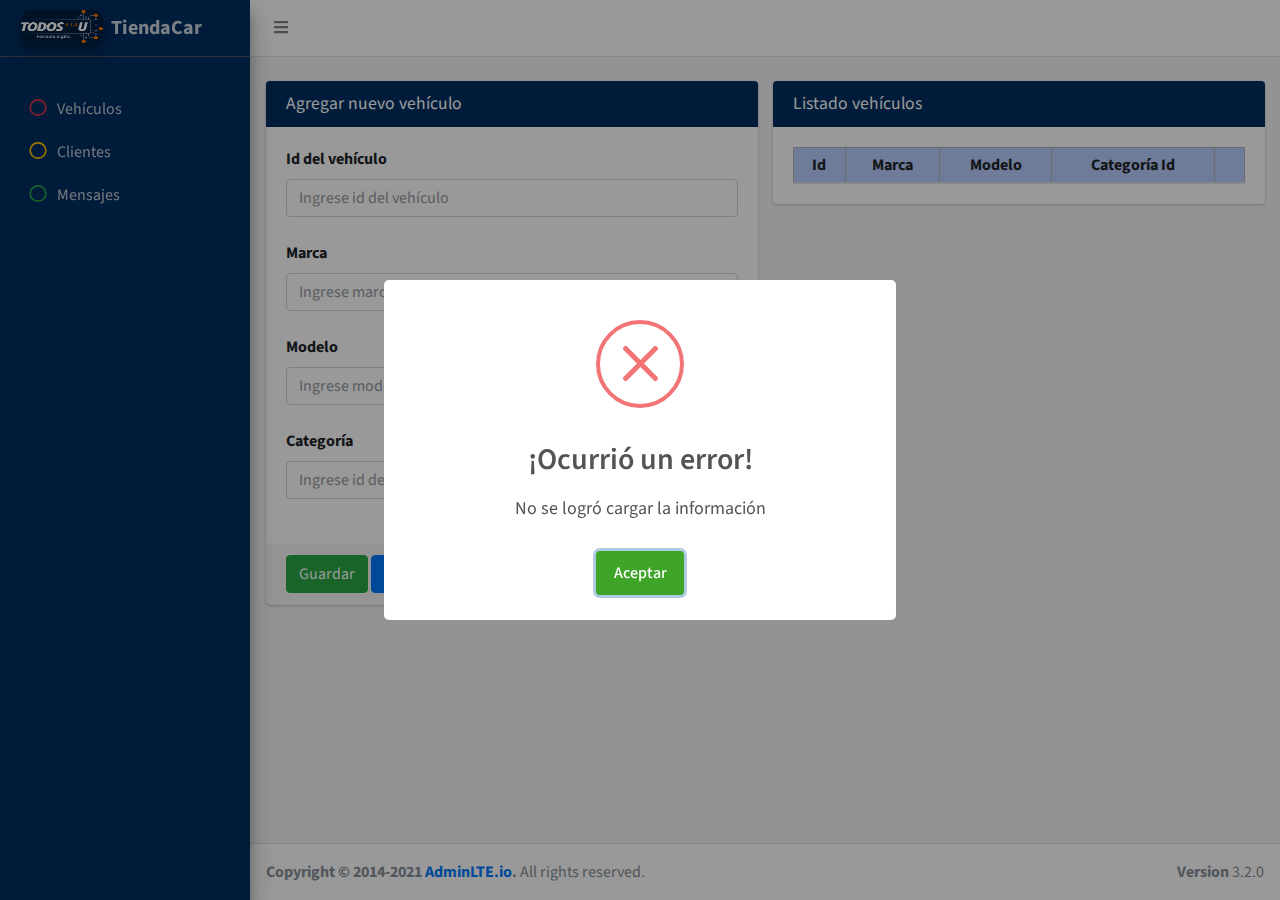
<file: carros.html>
<!DOCTYPE html>
<html lang="en">

<head>
    <meta charset="utf-8">
    <meta name="viewport" content="width=device-width, initial-scale=1">
    <meta http-equiv="X-UA-Compatible" content="IE=edge">
    <title>Atenea Reto 2 - Vehículos</title>

    <!-- Google Font: Source Sans Pro    -->
    <link rel="stylesheet"
        href="https://fonts.googleapis.com/css?family=Source+Sans+Pro:300,400,400i,700&display=fallback">
    <!-- Font Awesome -->
    <link rel="stylesheet" href="resources/plugins/fontawesome-free/css/all.min.css">
    <!-- Ionicons -->
    <link rel="stylesheet" href="https://code.ionicframework.com/ionicons/2.0.1/css/ionicons.min.css">
    <!-- Tempusdominus Bootstrap 4 -->
    <link rel="stylesheet" href="resources/plugins/tempusdominus-bootstrap-4/css/tempusdominus-bootstrap-4.min.css">
    <!-- iCheck -->
    <link rel="stylesheet" href="resources/plugins/icheck-bootstrap/icheck-bootstrap.min.css">
    <!-- JQVMap -->
    <link rel="stylesheet" href="resources/plugins/jqvmap/jqvmap.min.css">
    <!-- Theme style -->
    <link rel="stylesheet" href="resources/dist/css/adminlte.min.css">
    <!-- overlayScrollbars -->
    <link rel="stylesheet" href="resources/plugins/overlayScrollbars/css/OverlayScrollbars.min.css">
    <!-- Daterange picker -->
    <link rel="stylesheet" href="resources/plugins/daterangepicker/daterangepicker.css">
    <!-- summernote -->
    <link rel="stylesheet" href="resources/plugins/summernote/summernote-bs4.min.css">
    <link rel="stylesheet" href="estilos.css">

</head>

<body class="hold-transition sidebar-mini layout-fixed">
    <div class="wrapper">
        <div class="preloader flex-column justify-content-center align-items-center">
            <img class="animation__shake" src="Imagenes/atenea.png" alt="AdminLTELogo" height="60"
                width="120">
        </div>

        <nav class="main-header navbar navbar-expand navbar-white navbar-light">
            <ul class="navbar-nav">
                <li class="nav-item">
                    <a class="nav-link" data-widget="pushmenu" href="#" role="button"><i class="fas fa-bars"></i></a>
                </li>
            </ul>
        </nav>
        <aside class="main-sidebar sidebar-dark-primary elevation-4">
            <a href="index.html" class="brand-link">
                <img src="Imagenes/atenea.png" alt="AdminLTE Logo"
                    class="brand-image img-circle elevation-3 logoBanner">
                <span class="brand-text font-weight-light" style="font-weight: 700 !important;">TiendaCar</span>
            </a>
            <div class="sidebar">
                <nav class="mt-2">
                    <ul class="nav nav-pills nav-sidebar flex-column" data-widget="treeview" role="menu"
                        data-accordion="false">
                        <li class="nav-item">
                            <br>
                        </li>
                        <li class="nav-item">
                            <a href="carros.html" class="nav-link">
                                <i class="nav-icon far fa-circle text-danger"></i>
                                <p class="text">Vehículos</p>
                            </a>
                        </li>
                        <li class="nav-item">
                            <a href="clientes.html" class="nav-link">
                                <i class="nav-icon far fa-circle text-warning"></i>
                                <p>Clientes</p>
                            </a>
                        </li>
                        <li class="nav-item">
                            <a href="mensajes.html" class="nav-link">
                                <i class="nav-icon far fa-circle text-success"></i>
                                <p>Mensajes</p>
                            </a>
                        </li>
                    </ul>
                </nav>
            </div>
        </aside>

        <div class="content-wrapper">
            <br />
            <section class="content">
                <div class="container-fluid">
                    <div class="row" id="contenedorDatos">
                        <div class="col-md-6">
                            <div class="card">
                                <div class="card-header" style="background: #002f62">
                                    <h3 class="card-title text-white">Agregar nuevo vehículo</h3>
                                </div>
                                <div class="card-body">
                                    <div class="form-group">
                                        <label for="">Id del vehículo</label>
                                        <input class="form-control" type="number" id="id"
                                            placeholder="Ingrese id del vehículo"><br>
                                    </div>
                                    <div class="form-group">
                                        <label for="">Marca</label>
                                        <input class="form-control" type="text" id="brand"
                                            placeholder="Ingrese marca del vehículo"><br>
                                    </div>
                                    <div class="form-group">
                                        <label for="">Modelo</label>
                                        <input class="form-control" type="number" id="model"
                                            placeholder="Ingrese modelo del vehículo"><br>
                                    </div>
                                    <div class="form-group">
                                        <label for="">Categoría</label>
                                        <input class="form-control" type="number" id="category_id"
                                            placeholder="Ingrese id de la categoría del vehículo"><br>
                                    </div>
                                </div>
                                <div class="card-footer">
                                    <button class="btn btn-success" onclick="GuardarCarro()">Guardar</button>
                                    <button class="btn btn-primary"
                                        onclick="location.href='index.html'">Regresar</button>
                                </div>
                            </div>
                        </div>
                        <div class="col-md-6">
                            <div class="card">
                                <div class="card-header" style="background: #002f62">
                                    <h3 class="card-title text-white">Listado vehículos</h3>
                                </div>
                                <div class="card-body">
                                    <table class="table table-striped" style="border: 1px solid #b3b2b2" id="tabla">
                                        <thead>
                                            <tr>
                                                <th style="text-align:center">Id</th>
                                                <th style="text-align:center">Marca</th>
                                                <th style="text-align:center">Modelo</th>
                                                <th style="text-align:center">Categoría Id</th>
                                                <th style="text-align:center"></th>
                                            </tr>
                                        </thead>
                                        <tbody></tbody>
                                    </table>
                                </div>
                            </div>
                        </div>
                    </div>
                    <div>
                    </div>

                </div>
            </section>
        </div>

        <footer class="main-footer">
            <strong>Copyright &copy; 2014-2021 <a href="https://adminlte.io">AdminLTE.io</a>.</strong>
            All rights reserved.
            <div class="float-right d-none d-sm-inline-block">
                <b>Version</b> 3.2.0
            </div>
        </footer>
        <!-- Control Sidebar -->
        <aside class="control-sidebar control-sidebar-dark">
            <!-- Control sidebar content goes here -->
        </aside>
    </div>
    <!-- /.control-sidebar -->
    </div>
    <!-- ./wrapper -->
    <!-- jQuery -->
    <script src="resources/plugins/jquery/jquery.min.js"></script>
    <!-- jQuery UI 1.11.4 -->
    <script src="resources/plugins/jquery-ui/jquery-ui.min.js"></script>
    <!-- Resolve conflict in jQuery UI tooltip with Bootstrap tooltip -->
    <script>
        $.widget.bridge('uibutton', $.ui.button)
    </script>
    <!-- Bootstrap 4 -->
    <script src="resources/plugins/bootstrap/js/bootstrap.bundle.min.js"></script>
    <!-- ChartJS -->
    <script src="resources/plugins/chart.js/Chart.min.js"></script>
    <!-- Sparkline -->
    <script src="resources/plugins/sparklines/sparkline.js"></script>
    <!-- JQVMap -->
    <script src="resources/plugins/jqvmap/jquery.vmap.min.js"></script>
    <script src="resources/plugins/jqvmap/maps/jquery.vmap.usa.js"></script>
    <!-- jQuery Knob Chart -->
    <script src="resources/plugins/jquery-knob/jquery.knob.min.js"></script>
    <!-- daterangepicker -->
    <script src="resources/plugins/moment/moment.min.js"></script>
    <script src="resources/plugins/daterangepicker/daterangepicker.js"></script>
    <!-- Tempusdominus Bootstrap 4 -->
    <script src="resources/plugins/tempusdominus-bootstrap-4/js/tempusdominus-bootstrap-4.min.js"></script>
    <!-- Summernote -->
    <script src="resources/plugins/summernote/summernote-bs4.min.js"></script>
    <!-- overlayScrollbars -->
    <script src="resources/plugins/overlayScrollbars/js/jquery.overlayScrollbars.min.js"></script>
    <!-- AdminLTE App -->
    <script src="resources/dist/js/adminlte.js"></script>
    <script src="resources/plugins/sweetalert2/sweetalert2.all.min.js"></script>
    <script src="Javascript/funcionesGenerales.js"></script>
    <script src="Javascript/carros.js"></script>
    <script>
        TraerDatosCarros();
    </script>
</body>

</html>
</file>
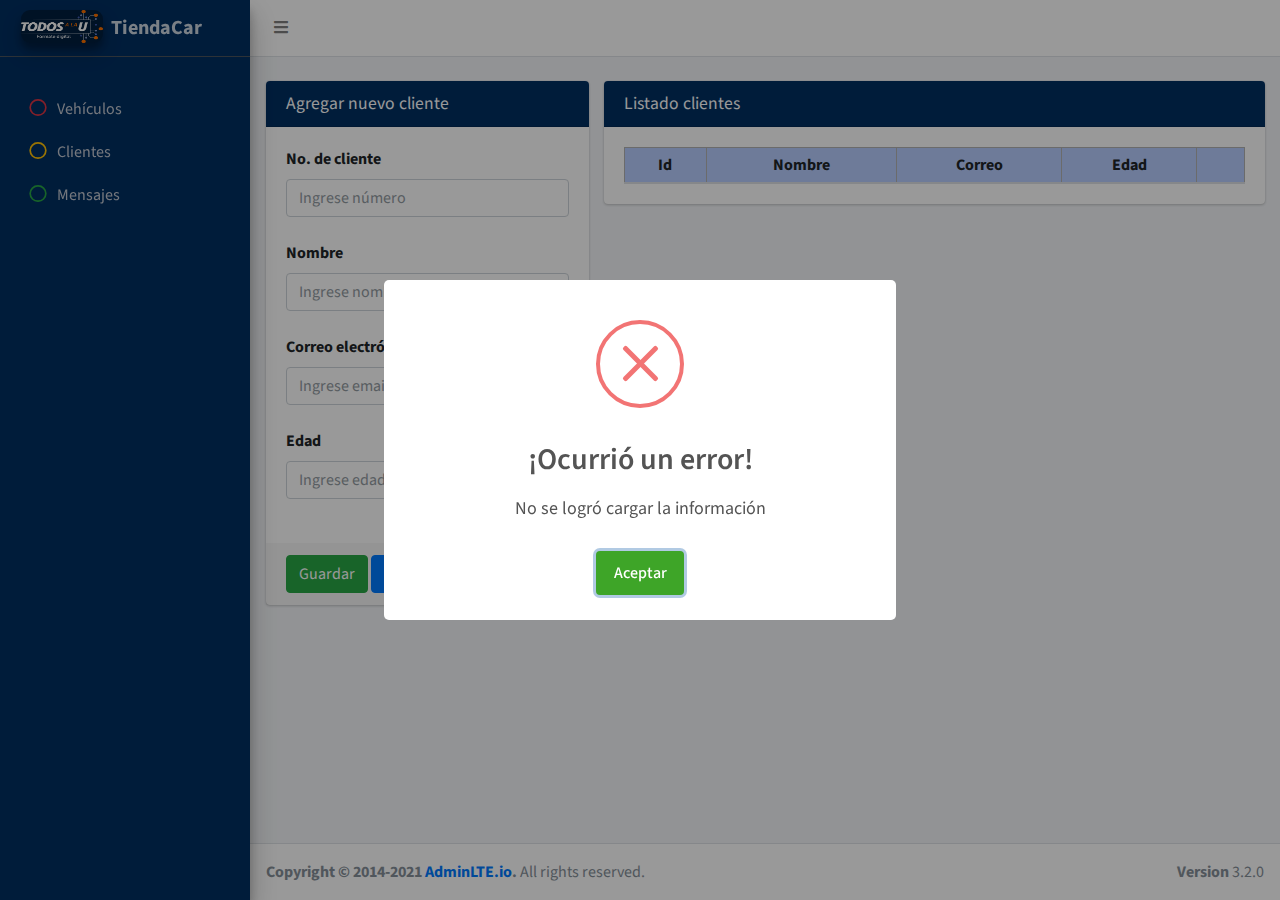
<file: clientes.html>
<!DOCTYPE html>
<html lang="en">

<head>
    <meta charset="utf-8">
    <meta name="viewport" content="width=device-width, initial-scale=1">
    <meta http-equiv="X-UA-Compatible" content="IE=edge">
    <title>Atenea Reto 2 - Clientes</title>

    <!-- Google Font: Source Sans Pro    -->
    <link rel="stylesheet"
        href="https://fonts.googleapis.com/css?family=Source+Sans+Pro:300,400,400i,700&display=fallback">
    <!-- Font Awesome -->
    <link rel="stylesheet" href="resources/plugins/fontawesome-free/css/all.min.css">
    <!-- Ionicons -->
    <link rel="stylesheet" href="https://code.ionicframework.com/ionicons/2.0.1/css/ionicons.min.css">
    <!-- Tempusdominus Bootstrap 4 -->
    <link rel="stylesheet" href="resources/plugins/tempusdominus-bootstrap-4/css/tempusdominus-bootstrap-4.min.css">
    <!-- iCheck -->
    <link rel="stylesheet" href="resources/plugins/icheck-bootstrap/icheck-bootstrap.min.css">
    <!-- JQVMap -->
    <link rel="stylesheet" href="resources/plugins/jqvmap/jqvmap.min.css">
    <!-- Theme style -->
    <link rel="stylesheet" href="resources/dist/css/adminlte.min.css">
    <!-- overlayScrollbars -->
    <link rel="stylesheet" href="resources/plugins/overlayScrollbars/css/OverlayScrollbars.min.css">
    <!-- Daterange picker -->
    <link rel="stylesheet" href="resources/plugins/daterangepicker/daterangepicker.css">
    <!-- summernote -->
    <link rel="stylesheet" href="resources/plugins/summernote/summernote-bs4.min.css">
    <link rel="stylesheet" href="resources/plugins/datatables-bs4/css/dataTables.bootstrap4.min.css">
    <link rel="stylesheet" href="resources/plugins/datatables-responsive/css/responsive.bootstrap4.min.css">
    <link rel="stylesheet" href="resources/plugins/datatables-buttons/css/buttons.bootstrap4.min.css">
    <link rel="stylesheet" href="estilos.css">
</head>

<body class="hold-transition sidebar-mini layout-fixed">
    <div class="wrapper">
        <div class="preloader flex-column justify-content-center align-items-center">
            <img class="animation__shake" src="Imagenes/atenea.png" alt="AdminLTELogo" height="60" width="120">
        </div>

        <nav class="main-header navbar navbar-expand navbar-white navbar-light">
            <ul class="navbar-nav">
                <li class="nav-item">
                    <a class="nav-link" data-widget="pushmenu" href="#" role="button"><i class="fas fa-bars"></i></a>
                </li>
            </ul>
        </nav>
        <aside class="main-sidebar sidebar-dark-primary elevation-4">
            <a href="index.html" class="brand-link">
                <img src="Imagenes/atenea.png" alt="AdminLTE Logo" class="brand-image img-circle elevation-3 logoBanner">
                <span class="brand-text font-weight-light" style="font-weight: 700 !important;">TiendaCar</span>
            </a>
            <div class="sidebar">
                <nav class="mt-2">
                    <ul class="nav nav-pills nav-sidebar flex-column" data-widget="treeview" role="menu"
                        data-accordion="false">
                        <li class="nav-item">
                            <br>
                        </li>
                        <li class="nav-item">
                            <a href="carros.html" class="nav-link">
                                <i class="nav-icon far fa-circle text-danger"></i>
                                <p class="text">Vehículos</p>
                            </a>
                        </li>
                        <li class="nav-item">
                            <a href="clientes.html" class="nav-link">
                                <i class="nav-icon far fa-circle text-warning"></i>
                                <p>Clientes</p>
                            </a>
                        </li>
                        <li class="nav-item">
                            <a href="mensajes.html" class="nav-link">
                                <i class="nav-icon far fa-circle text-success"></i>
                                <p>Mensajes</p>
                            </a>
                        </li>
                    </ul>
                </nav>
            </div>
        </aside>

        <div class="content-wrapper">
            <br />
            <section class="content">
                <div class="container-fluid">
                    <div class="row" id="contenedorDatos">
                        <div class="col-md-4">
                            <div class="card">
                                <div class="card-header" style="background: #002f62">
                                    <h3 class="card-title text-white">Agregar nuevo cliente</h3>
                                </div>
                                <div class="card-body">
                                    <div class="form-group">
                                        <label for="">No. de cliente</label>
                                        <input type="number" class="form-control" id="id"
                                            placeholder="Ingrese número"><br>
                                    </div>
                                    <div class="form-group">
                                        <label for="">Nombre</label>
                                        <input type="text" class="form-control" id="name"
                                            placeholder="Ingrese nombre del cliente"><br>
                                    </div>
                                    <div class="form-group">
                                        <label for="">Correo electrónico</label>
                                        <input type="email" class="form-control" id="email"
                                            placeholder="Ingrese email del cliente"><br>
                                    </div>
                                    <div class="form-group">
                                        <label for="">Edad</label>
                                        <input type="number" class="form-control" id="age"
                                            placeholder="Ingrese edad del cliente"><br>
                                    </div>
                                </div>
                                <div class="card-footer">
                                    <button class="btn btn-success" onclick="GuardarCliente()">Guardar</button>
                                    <button class="btn btn-primary"
                                        onclick="location.href='index.html'">Regresar</button>
                                </div>
                            </div>
                        </div>
                        <div class="col-md-8">
                            <div class="card">
                                <div class="card-header" style="background: #002f62">
                                    <h3 class="card-title text-white">Listado clientes</h3>
                                </div>
                                <div class="card-body">
                                    <table class="table table-striped" style="border: 1px solid #b3b2b2" id="tabla">
                                        <thead>
                                            <tr>
                                                <th style="text-align:center">Id</th>
                                                <th style="text-align:center">Nombre</th>
                                                <th style="text-align:center">Correo</th>
                                                <th style="text-align:center">Edad</th>
                                                <th style="text-align:center"></th>
                                            </tr>
                                        </thead>
                                        <tbody></tbody>
                                    </table>
                                </div>
                            </div>
                        </div>
                    </div>
                    <div>
                    </div>

                </div>
            </section>
        </div>

        <footer class="main-footer">
            <strong>Copyright &copy; 2014-2021 <a href="https://adminlte.io">AdminLTE.io</a>.</strong>
            All rights reserved.
            <div class="float-right d-none d-sm-inline-block">
                <b>Version</b> 3.2.0
            </div>
        </footer>
        <!-- Control Sidebar -->
        <aside class="control-sidebar control-sidebar-dark">
            <!-- Control sidebar content goes here -->
        </aside>
    </div>
    <!-- /.control-sidebar -->
    </div>
    <!-- ./wrapper -->
    <!-- jQuery -->
    <script src="resources/plugins/jquery/jquery.min.js"></script>
    <!-- jQuery UI 1.11.4 -->
    <script src="resources/plugins/jquery-ui/jquery-ui.min.js"></script>
    <!-- Resolve conflict in jQuery UI tooltip with Bootstrap tooltip -->
    <script>
        $.widget.bridge('uibutton', $.ui.button)
    </script>
    <!-- Bootstrap 4 -->
    <script src="resources/plugins/bootstrap/js/bootstrap.bundle.min.js"></script>
    <!-- ChartJS -->
    <script src="resources/plugins/chart.js/Chart.min.js"></script>
    <!-- Sparkline -->
    <script src="resources/plugins/sparklines/sparkline.js"></script>
    <!-- JQVMap -->
    <script src="resources/plugins/jqvmap/jquery.vmap.min.js"></script>
    <script src="resources/plugins/jqvmap/maps/jquery.vmap.usa.js"></script>
    <!-- jQuery Knob Chart -->
    <script src="resources/plugins/jquery-knob/jquery.knob.min.js"></script>
    <!-- daterangepicker -->
    <script src="resources/plugins/moment/moment.min.js"></script>
    <script src="resources/plugins/daterangepicker/daterangepicker.js"></script>
    <!-- Tempusdominus Bootstrap 4 -->
    <script src="resources/plugins/tempusdominus-bootstrap-4/js/tempusdominus-bootstrap-4.min.js"></script>
    <!-- Summernote -->
    <script src="resources/plugins/summernote/summernote-bs4.min.js"></script>
    <!-- overlayScrollbars -->
    <script src="resources/plugins/overlayScrollbars/js/jquery.overlayScrollbars.min.js"></script>
    <!-- AdminLTE App -->
    <script src="resources/dist/js/adminlte.js"></script>
    <script src="resources/plugins/sweetalert2/sweetalert2.all.min.js"></script>
    <script src="resources/plugins/datatables/jquery.dataTables.min.js"></script>
    <script src="resources/plugins/datatables-bs4/js/dataTables.bootstrap4.min.js"></script>
    <script src="resources/plugins/datatables-responsive/js/dataTables.responsive.min.js"></script>
    <script src="resources/plugins/datatables-responsive/js/responsive.bootstrap4.min.js"></script>
    <script src="resources/plugins/datatables-buttons/js/dataTables.buttons.min.js"></script>
    <script src="resources/plugins/datatables-buttons/js/buttons.bootstrap4.min.js"></script>
    <script src="Javascript/funcionesGenerales.js"></script>
    <script src="Javascript/clientes.js"></script>
    <script>
        TraerDatosClientes();
    </script>
</body>

</html>
</file>
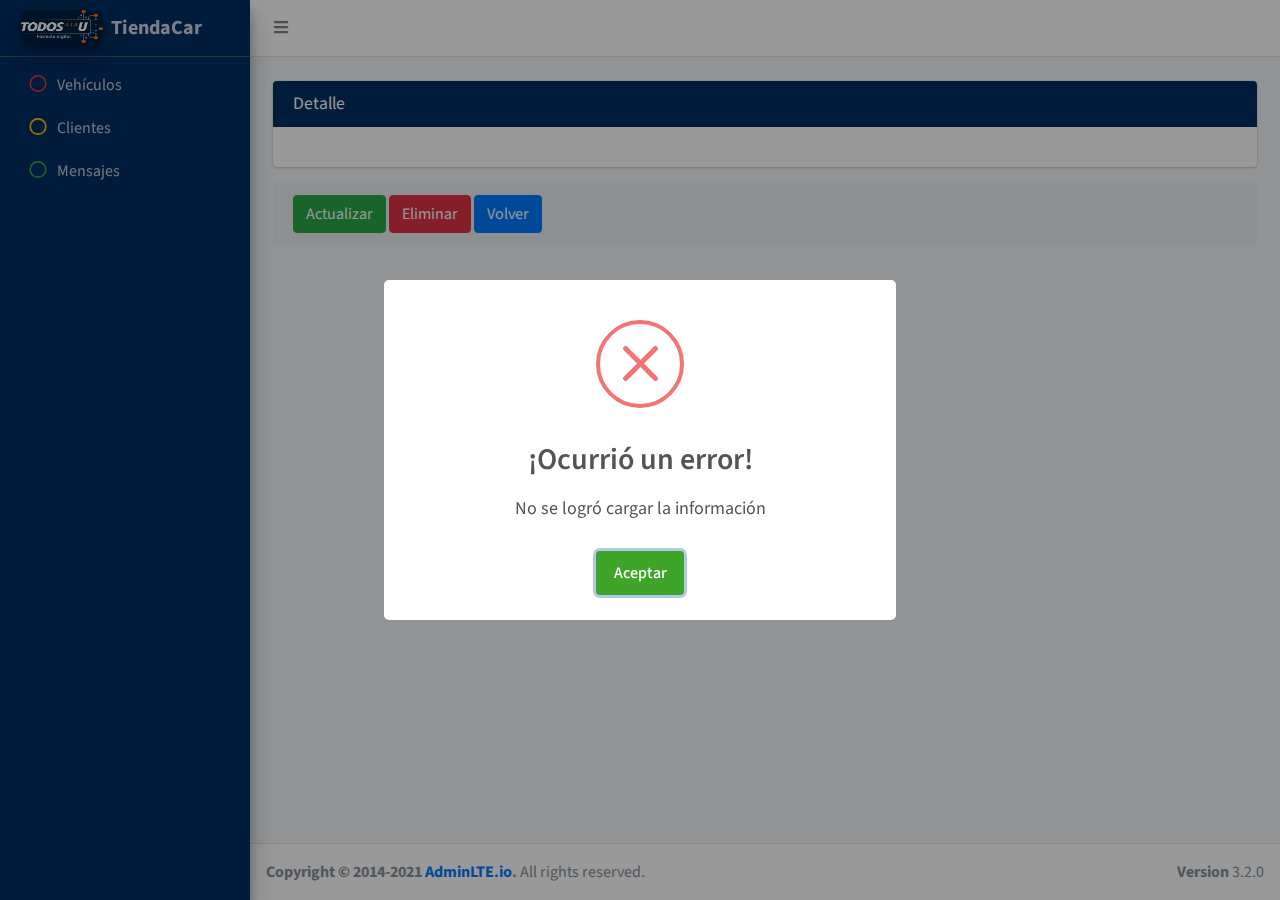
<file: detalle.html>
<!DOCTYPE html>
<html lang="en">

<head>
    <meta charset="utf-8">
    <meta name="viewport" content="width=device-width, initial-scale=1">
    <meta http-equiv="X-UA-Compatible" content="IE=edge">
    <title>Atenea Reto 2 - Vehículos</title>

    <!-- Google Font: Source Sans Pro    -->
    <link rel="stylesheet"
        href="https://fonts.googleapis.com/css?family=Source+Sans+Pro:300,400,400i,700&display=fallback">
    <!-- Font Awesome -->
    <link rel="stylesheet" href="resources/plugins/fontawesome-free/css/all.min.css">
    <!-- Ionicons -->
    <link rel="stylesheet" href="https://code.ionicframework.com/ionicons/2.0.1/css/ionicons.min.css">
    <!-- Tempusdominus Bootstrap 4 -->
    <link rel="stylesheet" href="resources/plugins/tempusdominus-bootstrap-4/css/tempusdominus-bootstrap-4.min.css">
    <!-- iCheck -->
    <link rel="stylesheet" href="resources/plugins/icheck-bootstrap/icheck-bootstrap.min.css">
    <!-- JQVMap -->
    <link rel="stylesheet" href="resources/plugins/jqvmap/jqvmap.min.css">
    <!-- Theme style -->
    <link rel="stylesheet" href="resources/dist/css/adminlte.min.css">
    <!-- overlayScrollbars -->
    <link rel="stylesheet" href="resources/plugins/overlayScrollbars/css/OverlayScrollbars.min.css">
    <!-- Daterange picker -->
    <link rel="stylesheet" href="resources/plugins/daterangepicker/daterangepicker.css">
    <!-- summernote -->
    <link rel="stylesheet" href="resources/plugins/summernote/summernote-bs4.min.css">
    <link rel="stylesheet" href="estilos.css">

</head>

<body class="hold-transition sidebar-mini layout-fixed">
    <div class="wrapper">
        <div class="preloader flex-column justify-content-center align-items-center">
            <img class="animation__shake" src="Imagenes/atenea.png" alt="AdminLTELogo" height="60"
                width="60">
        </div>

        <nav class="main-header navbar navbar-expand navbar-white navbar-light">
            <ul class="navbar-nav">
                <li class="nav-item">
                    <a class="nav-link" data-widget="pushmenu" href="#" role="button"><i class="fas fa-bars"></i></a>
                </li>
            </ul>

        </nav>
        <aside class="main-sidebar sidebar-dark-primary elevation-4">
            <a href="index.html" class="brand-link">
                <img src="Imagenes/atenea.png" alt="Logo" class="brand-image img-circle elevation-3 logoBanner">
                <span class="brand-text font-weight-light" style="font-weight: 700 !important;">TiendaCar</span>
            </a>
            <div class="sidebar">
                <nav class="mt-2">
                    <ul class="nav nav-pills nav-sidebar flex-column" data-widget="treeview" role="menu"
                        data-accordion="false">
                        <li class="nav-item">
                            <a href="carros.html" class="nav-link">
                                <i class="nav-icon far fa-circle text-danger"></i>
                                <p class="text">Vehículos</p>
                            </a>
                        </li>
                        <li class="nav-item">
                            <a href="clientes.html" class="nav-link">
                                <i class="nav-icon far fa-circle text-warning"></i>
                                <p>Clientes</p>
                            </a>
                        </li>
                        <li class="nav-item">
                            <a href="mensajes.html" class="nav-link">
                                <i class="nav-icon far fa-circle text-success"></i>
                                <p>Mensajes</p>
                            </a>
                        </li>
                    </ul>
                </nav>
            </div>
        </aside>

        <div class="content-wrapper">
            <br />
            <section class="content">
                <div class="container-fluid">
                    <div class="col-md-12">

                        <div class="card card-primary">
                            <div class="card-header" style="background: #002f62">
                                <h3 class="card-title">Detalle</h3>
                            </div>
                            <div class="card-body">
                                <table class="table table-striped" style="border: 1px solid #b3b2b2" id="tabla">
                                    <thead>
                                        <tr></tr>
                                    </thead>
                                    <tbody></tbody>
                                </table>
                            </div>
                        </div>

                        <div class="card-footer">
                            <button class="btn btn-success" onclick="ActualizarDato()">Actualizar</button>
                            <button class="btn btn-danger" onclick="EliminarDato()">Eliminar</button>
                            <button class="btn btn-primary" onclick="location.href='index.html'">Volver</button>
                        </div>
                        <div>
                        </div>
                    </div>
            </section>
        </div>

        <footer class="main-footer">
            <strong>Copyright &copy; 2014-2021 <a href="https://adminlte.io">AdminLTE.io</a>.</strong>
            All rights reserved.
            <div class="float-right d-none d-sm-inline-block">
                <b>Version</b> 3.2.0
            </div>
        </footer>
        <!-- Control Sidebar -->
        <aside class="control-sidebar control-sidebar-dark">
            <!-- Control sidebar content goes here -->
        </aside>
    </div>
    <!-- /.control-sidebar -->
    </div>
    <!-- ./wrapper -->
    <!-- jQuery -->
    <script src="resources/plugins/jquery/jquery.min.js"></script>
    <!-- jQuery UI 1.11.4 -->
    <script src="resources/plugins/jquery-ui/jquery-ui.min.js"></script>
    <!-- Resolve conflict in jQuery UI tooltip with Bootstrap tooltip -->
    <script>
        $.widget.bridge('uibutton', $.ui.button)
    </script>
    <!-- Bootstrap 4 -->
    <script src="resources/plugins/bootstrap/js/bootstrap.bundle.min.js"></script>
    <!-- ChartJS -->
    <script src="resources/plugins/chart.js/Chart.min.js"></script>
    <!-- Sparkline -->
    <script src="resources/plugins/sparklines/sparkline.js"></script>
    <!-- JQVMap -->
    <script src="resources/plugins/jqvmap/jquery.vmap.min.js"></script>
    <script src="resources/plugins/jqvmap/maps/jquery.vmap.usa.js"></script>
    <!-- jQuery Knob Chart -->
    <script src="resources/plugins/jquery-knob/jquery.knob.min.js"></script>
    <!-- daterangepicker -->
    <script src="resources/plugins/moment/moment.min.js"></script>
    <script src="resources/plugins/daterangepicker/daterangepicker.js"></script>
    <!-- Tempusdominus Bootstrap 4 -->
    <script src="resources/plugins/tempusdominus-bootstrap-4/js/tempusdominus-bootstrap-4.min.js"></script>
    <!-- Summernote -->
    <script src="resources/plugins/summernote/summernote-bs4.min.js"></script>
    <!-- overlayScrollbars -->
    <script src="resources/plugins/overlayScrollbars/js/jquery.overlayScrollbars.min.js"></script>
    <!-- AdminLTE App -->
    <script src="resources/dist/js/adminlte.js"></script>
    <script src="resources/plugins/sweetalert2/sweetalert2.all.min.js"></script>
    <script src="Javascript/funcionesGenerales.js"></script>
    <script src="Javascript/detalle.js"></script>
    <script>
        TraerDetalle();
    </script>
</body>

</html>
</file>
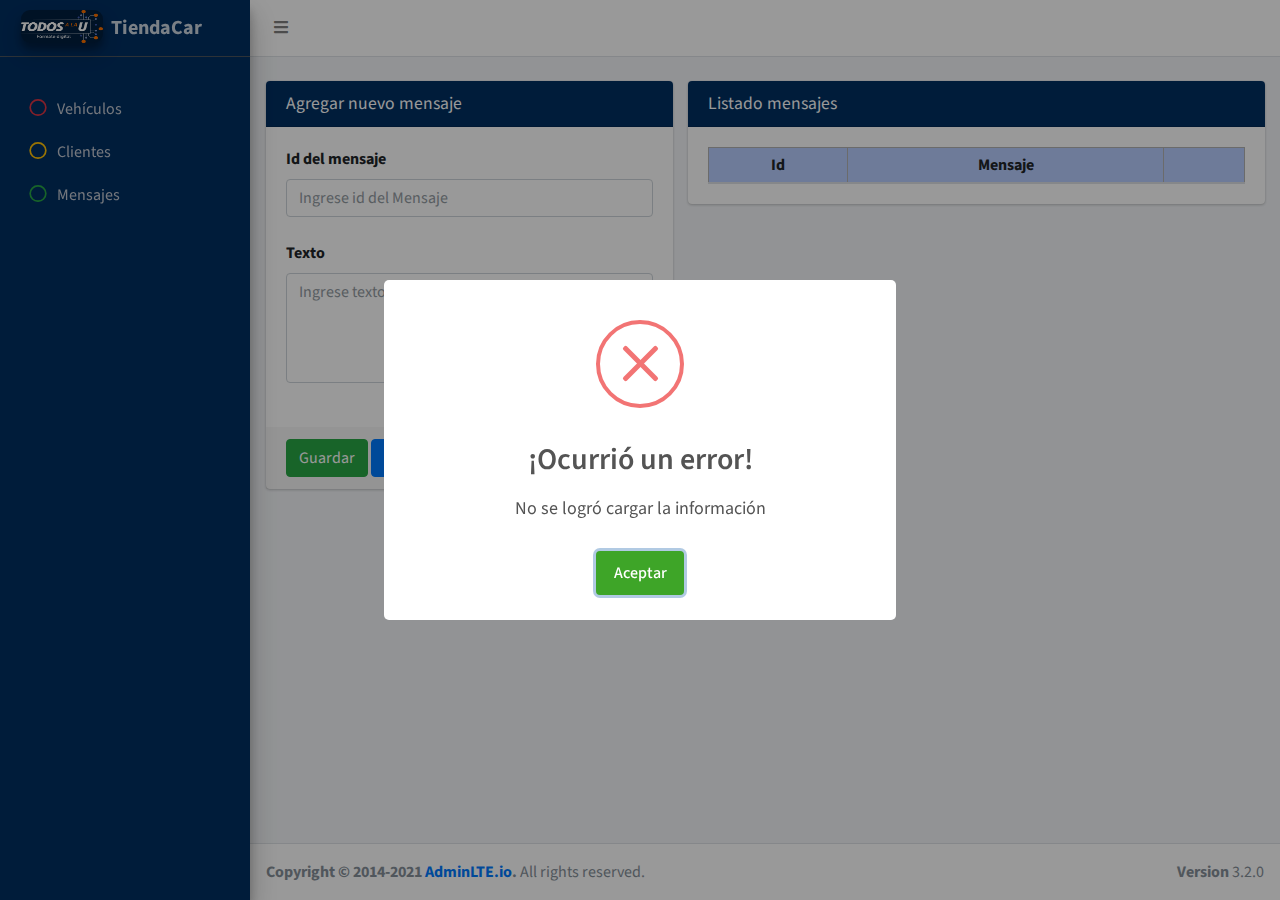
<file: mensajes.html>
<!DOCTYPE html>
<html lang="en">

<head>
    <meta charset="utf-8">
    <meta name="viewport" content="width=device-width, initial-scale=1">
    <meta http-equiv="X-UA-Compatible" content="IE=edge">
    <title>Atenea Reto 2 - Mensajes</title>

    <!-- Google Font: Source Sans Pro    -->
    <link rel="stylesheet"
        href="https://fonts.googleapis.com/css?family=Source+Sans+Pro:300,400,400i,700&display=fallback">
    <!-- Font Awesome -->
    <link rel="stylesheet" href="resources/plugins/fontawesome-free/css/all.min.css">
    <!-- Ionicons -->
    <link rel="stylesheet" href="https://code.ionicframework.com/ionicons/2.0.1/css/ionicons.min.css">
    <!-- Tempusdominus Bootstrap 4 -->
    <link rel="stylesheet" href="resources/plugins/tempusdominus-bootstrap-4/css/tempusdominus-bootstrap-4.min.css">
    <!-- iCheck -->
    <link rel="stylesheet" href="resources/plugins/icheck-bootstrap/icheck-bootstrap.min.css">
    <!-- JQVMap -->
    <link rel="stylesheet" href="resources/plugins/jqvmap/jqvmap.min.css">
    <!-- Theme style -->
    <link rel="stylesheet" href="resources/dist/css/adminlte.min.css">
    <!-- overlayScrollbars -->
    <link rel="stylesheet" href="resources/plugins/overlayScrollbars/css/OverlayScrollbars.min.css">
    <!-- Daterange picker -->
    <link rel="stylesheet" href="resources/plugins/daterangepicker/daterangepicker.css">
    <!-- summernote -->
    <link rel="stylesheet" href="resources/plugins/summernote/summernote-bs4.min.css">
    <link rel="stylesheet" href="estilos.css">

</head>

<body class="hold-transition sidebar-mini layout-fixed">
    <div class="wrapper">
        <div class="preloader flex-column justify-content-center align-items-center">
            <img class="animation__shake" src="Imagenes/atenea.png" alt="AdminLTELogo" height="60"
                width="120">
        </div>

        <nav class="main-header navbar navbar-expand navbar-white navbar-light">
            <ul class="navbar-nav">
                <li class="nav-item">
                    <a class="nav-link" data-widget="pushmenu" href="#" role="button"><i class="fas fa-bars"></i></a>
                </li>
            </ul>
        </nav>
        <aside class="main-sidebar sidebar-dark-primary elevation-4">
            <a href="index.html" class="brand-link">
                <img src="Imagenes/atenea.png" alt="AdminLTE Logo"
                    class="brand-image img-circle elevation-3 logoBanner">
                <span class="brand-text font-weight-light" style="font-weight: 700 !important;">TiendaCar</span>
            </a>
            <div class="sidebar">
                <nav class="mt-2">
                    <ul class="nav nav-pills nav-sidebar flex-column" data-widget="treeview" role="menu"
                        data-accordion="false">
                        <li class="nav-item">
                            <br>
                        </li>
                        <li class="nav-item">
                            <a href="carros.html" class="nav-link">
                                <i class="nav-icon far fa-circle text-danger"></i>
                                <p class="text">Vehículos</p>
                            </a>
                        </li>
                        <li class="nav-item">
                            <a href="clientes.html" class="nav-link">
                                <i class="nav-icon far fa-circle text-warning"></i>
                                <p>Clientes</p>
                            </a>
                        </li>
                        <li class="nav-item">
                            <a href="mensajes.html" class="nav-link">
                                <i class="nav-icon far fa-circle text-success"></i>
                                <p>Mensajes</p>
                            </a>
                        </li>
                    </ul>
                </nav>
            </div>
        </aside>

        <div class="content-wrapper">
            <br />
            <section class="content">
                <div class="container-fluid">
                    <div class="row" id="contenedorDatos">
                        <div class="col-md-5">
                            <div class="card">
                                <div class="card-header" style="background: #002f62">
                                    <h3 class="card-title text-white">Agregar nuevo mensaje</h3>
                                </div>
                                <div class="card-body">
                                    <div class="form-group">
                                        <label for="">Id del mensaje</label>
                                        <input class="form-control" type="number" id="id"
                                            placeholder="Ingrese id del Mensaje"><br>
                                    </div>
                                    <div class="form-group">
                                        <label for="">Texto</label>
                                        <textarea class="form-control" type="text" id="messagetext" rows="4" cols="50"
                                            placeholder="Ingrese texto del mensaje"></textarea><br>
                                    </div>
                                </div>
                                <div class="card-footer">
                                    <button class="btn btn-success" onclick="GuardarMensaje()">Guardar</button>
                                    <button class="btn btn-primary"
                                        onclick="location.href='index.html'">Regresar</button>
                                </div>
                            </div>
                        </div>
                        <div class="col-md-7">
                            <div class="card">
                                <div class="card-header" style="background: #002f62">
                                    <h3 class="card-title text-white">Listado mensajes</h3>
                                </div>
                                <div class="card-body">
                                    <table class="table table-striped" style="border: 1px solid #b3b2b2" id="tabla">
                                        <thead>
                                            <tr>
                                                <th style="text-align:center">Id</th>
                                                <th style="text-align:center">Mensaje</th>
                                                <th style="text-align:center"></th>
                                            </tr>
                                        </thead>
                                        <tbody></tbody>
                                    </table>
                                </div>
                            </div>
                        </div>
                    </div>
                    <div>
                    </div>

                </div>
            </section>
        </div>

        <footer class="main-footer">
            <strong>Copyright &copy; 2014-2021 <a href="https://adminlte.io">AdminLTE.io</a>.</strong>
            All rights reserved.
            <div class="float-right d-none d-sm-inline-block">
                <b>Version</b> 3.2.0
            </div>
        </footer>
        <!-- Control Sidebar -->
        <aside class="control-sidebar control-sidebar-dark">
            <!-- Control sidebar content goes here -->
        </aside>
    </div>
    <!-- /.control-sidebar -->
    </div>
    <!-- ./wrapper -->
    <!-- jQuery -->
    <script src="resources/plugins/jquery/jquery.min.js"></script>
    <!-- jQuery UI 1.11.4 -->
    <script src="resources/plugins/jquery-ui/jquery-ui.min.js"></script>
    <!-- Resolve conflict in jQuery UI tooltip with Bootstrap tooltip -->
    <script>
        $.widget.bridge('uibutton', $.ui.button)
    </script>
    <!-- Bootstrap 4 -->
    <script src="resources/plugins/bootstrap/js/bootstrap.bundle.min.js"></script>
    <!-- ChartJS -->
    <script src="resources/plugins/chart.js/Chart.min.js"></script>
    <!-- Sparkline -->
    <script src="resources/plugins/sparklines/sparkline.js"></script>
    <!-- JQVMap -->
    <script src="resources/plugins/jqvmap/jquery.vmap.min.js"></script>
    <script src="resources/plugins/jqvmap/maps/jquery.vmap.usa.js"></script>
    <!-- jQuery Knob Chart -->
    <script src="resources/plugins/jquery-knob/jquery.knob.min.js"></script>
    <!-- daterangepicker -->
    <script src="resources/plugins/moment/moment.min.js"></script>
    <script src="resources/plugins/daterangepicker/daterangepicker.js"></script>
    <!-- Tempusdominus Bootstrap 4 -->
    <script src="resources/plugins/tempusdominus-bootstrap-4/js/tempusdominus-bootstrap-4.min.js"></script>
    <!-- Summernote -->
    <script src="resources/plugins/summernote/summernote-bs4.min.js"></script>
    <!-- overlayScrollbars -->
    <script src="resources/plugins/overlayScrollbars/js/jquery.overlayScrollbars.min.js"></script>
    <!-- AdminLTE App -->
    <script src="resources/dist/js/adminlte.js"></script>
    <script src="resources/plugins/sweetalert2/sweetalert2.all.min.js"></script>
    <script src="Javascript/funcionesGenerales.js"></script>
    <script src="Javascript/mensajes.js"></script>
    <script>
        TraerDatosMensaje();
    </script>
</body>

</html>
</file>
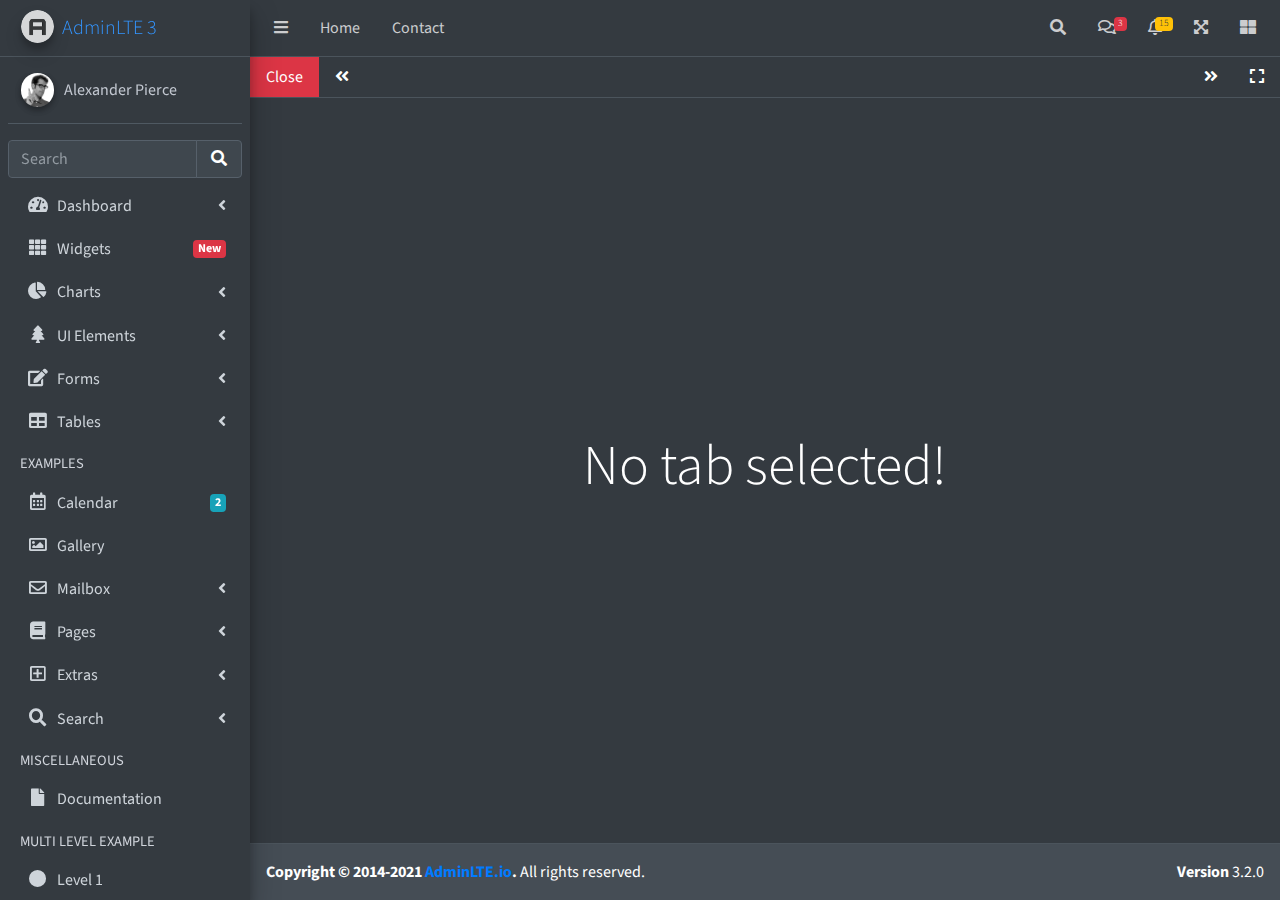
<file: resources/iframe-dark.html>
<!DOCTYPE html>
<html lang="en">
<head>
  <meta charset="utf-8">
  <meta name="viewport" content="width=device-width, initial-scale=1">
  <title>AdminLTE 3 | Tabbed IFrames</title>

  <!-- Google Font: Source Sans Pro -->
  <link rel="stylesheet" href="https://fonts.googleapis.com/css?family=Source+Sans+Pro:300,400,400i,700&display=fallback">
  <!-- Font Awesome -->
  <link rel="stylesheet" href="plugins/fontawesome-free/css/all.min.css">
  <!-- Theme style -->
  <link rel="stylesheet" href="dist/css/adminlte.min.css">
  <!-- overlayScrollbars -->
  <link rel="stylesheet" href="plugins/overlayScrollbars/css/OverlayScrollbars.min.css">
</head>
<body class="hold-transition sidebar-mini layout-fixed dark-mode" data-panel-auto-height-mode="height">
<div class="wrapper">

  <!-- Navbar -->
  <nav class="main-header navbar navbar-expand navbar-dark">
    <!-- Left navbar links -->
    <ul class="navbar-nav">
      <li class="nav-item">
        <a class="nav-link" data-widget="pushmenu" href="#" role="button"><i class="fas fa-bars"></i></a>
      </li>
      <li class="nav-item d-none d-sm-inline-block">
        <a href="index3.html" class="nav-link">Home</a>
      </li>
      <li class="nav-item d-none d-sm-inline-block">
        <a href="#" class="nav-link">Contact</a>
      </li>
    </ul>

    <!-- Right navbar links -->
    <ul class="navbar-nav ml-auto">
      <!-- Navbar Search -->
      <li class="nav-item">
        <a class="nav-link" data-widget="navbar-search" href="#" role="button">
          <i class="fas fa-search"></i>
        </a>
        <div class="navbar-search-block">
          <form class="form-inline">
            <div class="input-group input-group-sm">
              <input class="form-control form-control-navbar" type="search" placeholder="Search" aria-label="Search">
              <div class="input-group-append">
                <button class="btn btn-navbar" type="submit">
                  <i class="fas fa-search"></i>
                </button>
                <button class="btn btn-navbar" type="button" data-widget="navbar-search">
                  <i class="fas fa-times"></i>
                </button>
              </div>
            </div>
          </form>
        </div>
      </li>

      <!-- Messages Dropdown Menu -->
      <li class="nav-item dropdown">
        <a class="nav-link" data-toggle="dropdown" href="#">
          <i class="far fa-comments"></i>
          <span class="badge badge-danger navbar-badge">3</span>
        </a>
        <div class="dropdown-menu dropdown-menu-lg dropdown-menu-right">
          <a href="#" class="dropdown-item">
            <!-- Message Start -->
            <div class="media">
              <img src="dist/img/user1-128x128.jpg" alt="User Avatar" class="img-size-50 mr-3 img-circle">
              <div class="media-body">
                <h3 class="dropdown-item-title">
                  Brad Diesel
                  <span class="float-right text-sm text-danger"><i class="fas fa-star"></i></span>
                </h3>
                <p class="text-sm">Call me whenever you can...</p>
                <p class="text-sm text-muted"><i class="far fa-clock mr-1"></i> 4 Hours Ago</p>
              </div>
            </div>
            <!-- Message End -->
          </a>
          <div class="dropdown-divider"></div>
          <a href="#" class="dropdown-item">
            <!-- Message Start -->
            <div class="media">
              <img src="dist/img/user8-128x128.jpg" alt="User Avatar" class="img-size-50 img-circle mr-3">
              <div class="media-body">
                <h3 class="dropdown-item-title">
                  John Pierce
                  <span class="float-right text-sm text-muted"><i class="fas fa-star"></i></span>
                </h3>
                <p class="text-sm">I got your message bro</p>
                <p class="text-sm text-muted"><i class="far fa-clock mr-1"></i> 4 Hours Ago</p>
              </div>
            </div>
            <!-- Message End -->
          </a>
          <div class="dropdown-divider"></div>
          <a href="#" class="dropdown-item">
            <!-- Message Start -->
            <div class="media">
              <img src="dist/img/user3-128x128.jpg" alt="User Avatar" class="img-size-50 img-circle mr-3">
              <div class="media-body">
                <h3 class="dropdown-item-title">
                  Nora Silvester
                  <span class="float-right text-sm text-warning"><i class="fas fa-star"></i></span>
                </h3>
                <p class="text-sm">The subject goes here</p>
                <p class="text-sm text-muted"><i class="far fa-clock mr-1"></i> 4 Hours Ago</p>
              </div>
            </div>
            <!-- Message End -->
          </a>
          <div class="dropdown-divider"></div>
          <a href="#" class="dropdown-item dropdown-footer">See All Messages</a>
        </div>
      </li>
      <!-- Notifications Dropdown Menu -->
      <li class="nav-item dropdown">
        <a class="nav-link" data-toggle="dropdown" href="#">
          <i class="far fa-bell"></i>
          <span class="badge badge-warning navbar-badge">15</span>
        </a>
        <div class="dropdown-menu dropdown-menu-lg dropdown-menu-right">
          <span class="dropdown-item dropdown-header">15 Notifications</span>
          <div class="dropdown-divider"></div>
          <a href="#" class="dropdown-item">
            <i class="fas fa-envelope mr-2"></i> 4 new messages
            <span class="float-right text-muted text-sm">3 mins</span>
          </a>
          <div class="dropdown-divider"></div>
          <a href="#" class="dropdown-item">
            <i class="fas fa-users mr-2"></i> 8 friend requests
            <span class="float-right text-muted text-sm">12 hours</span>
          </a>
          <div class="dropdown-divider"></div>
          <a href="#" class="dropdown-item">
            <i class="fas fa-file mr-2"></i> 3 new reports
            <span class="float-right text-muted text-sm">2 days</span>
          </a>
          <div class="dropdown-divider"></div>
          <a href="#" class="dropdown-item dropdown-footer">See All Notifications</a>
        </div>
      </li>
      <li class="nav-item">
        <a class="nav-link" data-widget="fullscreen" href="#" role="button">
          <i class="fas fa-expand-arrows-alt"></i>
        </a>
      </li>
      <li class="nav-item">
        <a class="nav-link" data-widget="control-sidebar" data-slide="true" href="#" role="button">
          <i class="fas fa-th-large"></i>
        </a>
      </li>
    </ul>
  </nav>
  <!-- /.navbar -->

  <!-- Main Sidebar Container -->
  <aside class="main-sidebar sidebar-dark-primary elevation-4">
    <!-- Brand Logo -->
    <a href="index3.html" class="brand-link">
      <img src="dist/img/AdminLTELogo.png" alt="AdminLTE Logo" class="brand-image img-circle elevation-3" style="opacity: .8">
      <span class="brand-text font-weight-light">AdminLTE 3</span>
    </a>

    <!-- Sidebar -->
    <div class="sidebar">
      <!-- Sidebar user panel (optional) -->
      <div class="user-panel mt-3 pb-3 mb-3 d-flex">
        <div class="image">
          <img src="dist/img/user2-160x160.jpg" class="img-circle elevation-2" alt="User Image">
        </div>
        <div class="info">
          <a href="#" class="d-block">Alexander Pierce</a>
        </div>
      </div>

      <!-- SidebarSearch Form -->
      <div class="form-inline">
        <div class="input-group" data-widget="sidebar-search">
          <input class="form-control form-control-sidebar" type="search" placeholder="Search" aria-label="Search">
          <div class="input-group-append">
            <button class="btn btn-sidebar">
              <i class="fas fa-search fa-fw"></i>
            </button>
          </div>
        </div>
      </div>

      <!-- Sidebar Menu -->
      <nav class="mt-2">
        <ul class="nav nav-pills nav-sidebar flex-column" data-widget="treeview" role="menu" data-accordion="false">
          <!-- Add icons to the links using the .nav-icon class
               with font-awesome or any other icon font library -->
          <li class="nav-item">
            <a href="#" class="nav-link">
              <i class="nav-icon fas fa-tachometer-alt"></i>
              <p>
                Dashboard
                <i class="right fas fa-angle-left"></i>
              </p>
            </a>
            <ul class="nav nav-treeview">
              <li class="nav-item">
                <a href="./index.html" class="nav-link">
                  <i class="far fa-circle nav-icon"></i>
                  <p>Dashboard v1</p>
                </a>
              </li>
              <li class="nav-item">
                <a href="./index2.html" class="nav-link">
                  <i class="far fa-circle nav-icon"></i>
                  <p>Dashboard v2</p>
                </a>
              </li>
              <li class="nav-item">
                <a href="./index3.html" class="nav-link">
                  <i class="far fa-circle nav-icon"></i>
                  <p>Dashboard v3</p>
                </a>
              </li>
            </ul>
          </li>
          <li class="nav-item">
            <a href="pages/widgets.html" class="nav-link">
              <i class="nav-icon fas fa-th"></i>
              <p>
                Widgets
                <span class="right badge badge-danger">New</span>
              </p>
            </a>
          </li>
          <li class="nav-item">
            <a href="#" class="nav-link">
              <i class="nav-icon fas fa-chart-pie"></i>
              <p>
                Charts
                <i class="right fas fa-angle-left"></i>
              </p>
            </a>
            <ul class="nav nav-treeview">
              <li class="nav-item">
                <a href="pages/charts/chartjs.html" class="nav-link">
                  <i class="far fa-circle nav-icon"></i>
                  <p>ChartJS</p>
                </a>
              </li>
              <li class="nav-item">
                <a href="pages/charts/flot.html" class="nav-link">
                  <i class="far fa-circle nav-icon"></i>
                  <p>Flot</p>
                </a>
              </li>
              <li class="nav-item">
                <a href="pages/charts/inline.html" class="nav-link">
                  <i class="far fa-circle nav-icon"></i>
                  <p>Inline</p>
                </a>
              </li>
            </ul>
          </li>
          <li class="nav-item">
            <a href="#" class="nav-link">
              <i class="nav-icon fas fa-tree"></i>
              <p>
                UI Elements
                <i class="fas fa-angle-left right"></i>
              </p>
            </a>
            <ul class="nav nav-treeview">
              <li class="nav-item">
                <a href="pages/UI/general.html" class="nav-link">
                  <i class="far fa-circle nav-icon"></i>
                  <p>General</p>
                </a>
              </li>
              <li class="nav-item">
                <a href="pages/UI/icons.html" class="nav-link">
                  <i class="far fa-circle nav-icon"></i>
                  <p>Icons</p>
                </a>
              </li>
              <li class="nav-item">
                <a href="pages/UI/buttons.html" class="nav-link">
                  <i class="far fa-circle nav-icon"></i>
                  <p>Buttons</p>
                </a>
              </li>
              <li class="nav-item">
                <a href="pages/UI/sliders.html" class="nav-link">
                  <i class="far fa-circle nav-icon"></i>
                  <p>Sliders</p>
                </a>
              </li>
              <li class="nav-item">
                <a href="pages/UI/modals.html" class="nav-link">
                  <i class="far fa-circle nav-icon"></i>
                  <p>Modals & Alerts</p>
                </a>
              </li>
              <li class="nav-item">
                <a href="pages/UI/navbar.html" class="nav-link">
                  <i class="far fa-circle nav-icon"></i>
                  <p>Navbar & Tabs</p>
                </a>
              </li>
              <li class="nav-item">
                <a href="pages/UI/timeline.html" class="nav-link">
                  <i class="far fa-circle nav-icon"></i>
                  <p>Timeline</p>
                </a>
              </li>
              <li class="nav-item">
                <a href="pages/UI/ribbons.html" class="nav-link">
                  <i class="far fa-circle nav-icon"></i>
                  <p>Ribbons</p>
                </a>
              </li>
            </ul>
          </li>
          <li class="nav-item">
            <a href="#" class="nav-link">
              <i class="nav-icon fas fa-edit"></i>
              <p>
                Forms
                <i class="fas fa-angle-left right"></i>
              </p>
            </a>
            <ul class="nav nav-treeview">
              <li class="nav-item">
                <a href="pages/forms/general.html" class="nav-link">
                  <i class="far fa-circle nav-icon"></i>
                  <p>General Elements</p>
                </a>
              </li>
              <li class="nav-item">
                <a href="pages/forms/advanced.html" class="nav-link">
                  <i class="far fa-circle nav-icon"></i>
                  <p>Advanced Elements</p>
                </a>
              </li>
              <li class="nav-item">
                <a href="pages/forms/editors.html" class="nav-link">
                  <i class="far fa-circle nav-icon"></i>
                  <p>Editors</p>
                </a>
              </li>
              <li class="nav-item">
                <a href="pages/forms/validation.html" class="nav-link">
                  <i class="far fa-circle nav-icon"></i>
                  <p>Validation</p>
                </a>
              </li>
            </ul>
          </li>
          <li class="nav-item">
            <a href="#" class="nav-link">
              <i class="nav-icon fas fa-table"></i>
              <p>
                Tables
                <i class="fas fa-angle-left right"></i>
              </p>
            </a>
            <ul class="nav nav-treeview">
              <li class="nav-item">
                <a href="pages/tables/simple.html" class="nav-link">
                  <i class="far fa-circle nav-icon"></i>
                  <p>Simple Tables</p>
                </a>
              </li>
              <li class="nav-item">
                <a href="pages/tables/data.html" class="nav-link">
                  <i class="far fa-circle nav-icon"></i>
                  <p>DataTables</p>
                </a>
              </li>
              <li class="nav-item">
                <a href="pages/tables/jsgrid.html" class="nav-link">
                  <i class="far fa-circle nav-icon"></i>
                  <p>jsGrid</p>
                </a>
              </li>
            </ul>
          </li>
          <li class="nav-header">EXAMPLES</li>
          <li class="nav-item">
            <a href="pages/calendar.html" class="nav-link">
              <i class="nav-icon far fa-calendar-alt"></i>
              <p>
                Calendar
                <span class="badge badge-info right">2</span>
              </p>
            </a>
          </li>
          <li class="nav-item">
            <a href="pages/gallery.html" class="nav-link">
              <i class="nav-icon far fa-image"></i>
              <p>
                Gallery
              </p>
            </a>
          </li>
          <li class="nav-item">
            <a href="#" class="nav-link">
              <i class="nav-icon far fa-envelope"></i>
              <p>
                Mailbox
                <i class="fas fa-angle-left right"></i>
              </p>
            </a>
            <ul class="nav nav-treeview">
              <li class="nav-item">
                <a href="pages/mailbox/mailbox.html" class="nav-link">
                  <i class="far fa-circle nav-icon"></i>
                  <p>Inbox</p>
                </a>
              </li>
              <li class="nav-item">
                <a href="pages/mailbox/compose.html" class="nav-link">
                  <i class="far fa-circle nav-icon"></i>
                  <p>Compose</p>
                </a>
              </li>
              <li class="nav-item">
                <a href="pages/mailbox/read-mail.html" class="nav-link">
                  <i class="far fa-circle nav-icon"></i>
                  <p>Read</p>
                </a>
              </li>
            </ul>
          </li>
          <li class="nav-item">
            <a href="#" class="nav-link">
              <i class="nav-icon fas fa-book"></i>
              <p>
                Pages
                <i class="fas fa-angle-left right"></i>
              </p>
            </a>
            <ul class="nav nav-treeview">
              <li class="nav-item">
                <a href="pages/examples/invoice.html" class="nav-link">
                  <i class="far fa-circle nav-icon"></i>
                  <p>Invoice</p>
                </a>
              </li>
              <li class="nav-item">
                <a href="pages/examples/profile.html" class="nav-link">
                  <i class="far fa-circle nav-icon"></i>
                  <p>Profile</p>
                </a>
              </li>
              <li class="nav-item">
                <a href="pages/examples/e-commerce.html" class="nav-link">
                  <i class="far fa-circle nav-icon"></i>
                  <p>E-commerce</p>
                </a>
              </li>
              <li class="nav-item">
                <a href="pages/examples/projects.html" class="nav-link">
                  <i class="far fa-circle nav-icon"></i>
                  <p>Projects</p>
                </a>
              </li>
              <li class="nav-item">
                <a href="pages/examples/project-add.html" class="nav-link">
                  <i class="far fa-circle nav-icon"></i>
                  <p>Project Add</p>
                </a>
              </li>
              <li class="nav-item">
                <a href="pages/examples/project-edit.html" class="nav-link">
                  <i class="far fa-circle nav-icon"></i>
                  <p>Project Edit</p>
                </a>
              </li>
              <li class="nav-item">
                <a href="pages/examples/project-detail.html" class="nav-link">
                  <i class="far fa-circle nav-icon"></i>
                  <p>Project Detail</p>
                </a>
              </li>
              <li class="nav-item">
                <a href="pages/examples/contacts.html" class="nav-link">
                  <i class="far fa-circle nav-icon"></i>
                  <p>Contacts</p>
                </a>
              </li>
              <li class="nav-item">
                <a href="pages/examples/faq.html" class="nav-link">
                  <i class="far fa-circle nav-icon"></i>
                  <p>FAQ</p>
                </a>
              </li>
              <li class="nav-item">
                <a href="pages/examples/contact-us.html" class="nav-link">
                  <i class="far fa-circle nav-icon"></i>
                  <p>Contact us</p>
                </a>
              </li>
            </ul>
          </li>
          <li class="nav-item">
            <a href="#" class="nav-link">
              <i class="nav-icon far fa-plus-square"></i>
              <p>
                Extras
                <i class="fas fa-angle-left right"></i>
              </p>
            </a>
            <ul class="nav nav-treeview">
              <li class="nav-item">
                <a href="#" class="nav-link">
                  <i class="far fa-circle nav-icon"></i>
                  <p>
                    Login & Register v1
                    <i class="fas fa-angle-left right"></i>
                  </p>
                </a>
                <ul class="nav nav-treeview">
                  <li class="nav-item">
                    <a href="pages/examples/login.html" class="nav-link">
                      <i class="far fa-circle nav-icon"></i>
                      <p>Login v1</p>
                    </a>
                  </li>
                  <li class="nav-item">
                    <a href="pages/examples/register.html" class="nav-link">
                      <i class="far fa-circle nav-icon"></i>
                      <p>Register v1</p>
                    </a>
                  </li>
                  <li class="nav-item">
                    <a href="pages/examples/forgot-password.html" class="nav-link">
                      <i class="far fa-circle nav-icon"></i>
                      <p>Forgot Password v1</p>
                    </a>
                  </li>
                  <li class="nav-item">
                    <a href="pages/examples/recover-password.html" class="nav-link">
                      <i class="far fa-circle nav-icon"></i>
                      <p>Recover Password v1</p>
                    </a>
                  </li>
                </ul>
              </li>
              <li class="nav-item">
                <a href="#" class="nav-link">
                  <i class="far fa-circle nav-icon"></i>
                  <p>
                    Login & Register v2
                    <i class="fas fa-angle-left right"></i>
                  </p>
                </a>
                <ul class="nav nav-treeview">
                  <li class="nav-item">
                    <a href="pages/examples/login-v2.html" class="nav-link">
                      <i class="far fa-circle nav-icon"></i>
                      <p>Login v2</p>
                    </a>
                  </li>
                  <li class="nav-item">
                    <a href="pages/examples/register-v2.html" class="nav-link">
                      <i class="far fa-circle nav-icon"></i>
                      <p>Register v2</p>
                    </a>
                  </li>
                  <li class="nav-item">
                    <a href="pages/examples/forgot-password-v2.html" class="nav-link">
                      <i class="far fa-circle nav-icon"></i>
                      <p>Forgot Password v2</p>
                    </a>
                  </li>
                  <li class="nav-item">
                    <a href="pages/examples/recover-password-v2.html" class="nav-link">
                      <i class="far fa-circle nav-icon"></i>
                      <p>Recover Password v2</p>
                    </a>
                  </li>
                </ul>
              </li>
              <li class="nav-item">
                <a href="pages/examples/lockscreen.html" class="nav-link">
                  <i class="far fa-circle nav-icon"></i>
                  <p>Lockscreen</p>
                </a>
              </li>
              <li class="nav-item">
                <a href="pages/examples/legacy-user-menu.html" class="nav-link">
                  <i class="far fa-circle nav-icon"></i>
                  <p>Legacy User Menu</p>
                </a>
              </li>
              <li class="nav-item">
                <a href="pages/examples/language-menu.html" class="nav-link">
                  <i class="far fa-circle nav-icon"></i>
                  <p>Language Menu</p>
                </a>
              </li>
              <li class="nav-item">
                <a href="pages/examples/404.html" class="nav-link">
                  <i class="far fa-circle nav-icon"></i>
                  <p>Error 404</p>
                </a>
              </li>
              <li class="nav-item">
                <a href="pages/examples/500.html" class="nav-link">
                  <i class="far fa-circle nav-icon"></i>
                  <p>Error 500</p>
                </a>
              </li>
              <li class="nav-item">
                <a href="pages/examples/pace.html" class="nav-link">
                  <i class="far fa-circle nav-icon"></i>
                  <p>Pace</p>
                </a>
              </li>
              <li class="nav-item">
                <a href="pages/examples/blank.html" class="nav-link">
                  <i class="far fa-circle nav-icon"></i>
                  <p>Blank Page</p>
                </a>
              </li>
              <li class="nav-item">
                <a href="starter.html" class="nav-link">
                  <i class="far fa-circle nav-icon"></i>
                  <p>Starter Page</p>
                </a>
              </li>
            </ul>
          </li>
          <li class="nav-item">
            <a href="#" class="nav-link">
              <i class="nav-icon fas fa-search"></i>
              <p>
                Search
                <i class="fas fa-angle-left right"></i>
              </p>
            </a>
            <ul class="nav nav-treeview">
              <li class="nav-item">
                <a href="pages/search/simple.html" class="nav-link">
                  <i class="far fa-circle nav-icon"></i>
                  <p>Simple Search</p>
                </a>
              </li>
              <li class="nav-item">
                <a href="pages/search/enhanced.html" class="nav-link">
                  <i class="far fa-circle nav-icon"></i>
                  <p>Enhanced</p>
                </a>
              </li>
            </ul>
          </li>
          <li class="nav-header">MISCELLANEOUS</li>
          <li class="nav-item">
            <a href="https://adminlte.io/docs/3.1/" class="nav-link">
              <i class="nav-icon fas fa-file"></i>
              <p>Documentation</p>
            </a>
          </li>
          <li class="nav-header">MULTI LEVEL EXAMPLE</li>
          <li class="nav-item">
            <a href="#" class="nav-link">
              <i class="fas fa-circle nav-icon"></i>
              <p>Level 1</p>
            </a>
          </li>
          <li class="nav-item">
            <a href="#" class="nav-link">
              <i class="nav-icon fas fa-circle"></i>
              <p>
                Level 1
                <i class="right fas fa-angle-left"></i>
              </p>
            </a>
            <ul class="nav nav-treeview">
              <li class="nav-item">
                <a href="#" class="nav-link">
                  <i class="far fa-circle nav-icon"></i>
                  <p>Level 2</p>
                </a>
              </li>
              <li class="nav-item">
                <a href="#" class="nav-link">
                  <i class="far fa-circle nav-icon"></i>
                  <p>
                    Level 2
                    <i class="right fas fa-angle-left"></i>
                  </p>
                </a>
                <ul class="nav nav-treeview">
                  <li class="nav-item">
                    <a href="#" class="nav-link">
                      <i class="far fa-dot-circle nav-icon"></i>
                      <p>Level 3</p>
                    </a>
                  </li>
                  <li class="nav-item">
                    <a href="#" class="nav-link">
                      <i class="far fa-dot-circle nav-icon"></i>
                      <p>Level 3</p>
                    </a>
                  </li>
                  <li class="nav-item">
                    <a href="#" class="nav-link">
                      <i class="far fa-dot-circle nav-icon"></i>
                      <p>Level 3</p>
                    </a>
                  </li>
                </ul>
              </li>
              <li class="nav-item">
                <a href="#" class="nav-link">
                  <i class="far fa-circle nav-icon"></i>
                  <p>Level 2</p>
                </a>
              </li>
            </ul>
          </li>
          <li class="nav-item">
            <a href="#" class="nav-link">
              <i class="fas fa-circle nav-icon"></i>
              <p>Level 1</p>
            </a>
          </li>
          <li class="nav-header">LABELS</li>
          <li class="nav-item">
            <a href="#" class="nav-link">
              <i class="nav-icon far fa-circle text-danger"></i>
              <p class="text">Important</p>
            </a>
          </li>
          <li class="nav-item">
            <a href="#" class="nav-link">
              <i class="nav-icon far fa-circle text-warning"></i>
              <p>Warning</p>
            </a>
          </li>
          <li class="nav-item">
            <a href="#" class="nav-link">
              <i class="nav-icon far fa-circle text-info"></i>
              <p>Informational</p>
            </a>
          </li>
        </ul>
      </nav>
      <!-- /.sidebar-menu -->
    </div>
    <!-- /.sidebar -->
  </aside>

  <!-- Content Wrapper. Contains page content -->
  <div class="content-wrapper iframe-mode bg-dark" data-widget="iframe" data-auto-dark-mode="true" data-loading-screen="750">
    <div class="nav navbar navbar-expand-lg navbar-dark border-bottom border-dark p-0">
      <a class="nav-link bg-danger" href="#" data-widget="iframe-close">Close</a>
      <a class="nav-link bg-dark" href="#" data-widget="iframe-scrollleft"><i class="fas fa-angle-double-left"></i></a>
      <ul class="navbar-nav" role="tablist">
      </ul>
      <a class="nav-link bg-dark" href="#" data-widget="iframe-scrollright"><i class="fas fa-angle-double-right"></i></a>
      <a class="nav-link bg-dark" href="#" data-widget="iframe-fullscreen"><i class="fas fa-expand"></i></a>
    </div>
    <div class="tab-content">
      <div class="tab-empty">
        <h2 class="display-4">No tab selected!</h2>
      </div>
      <div class="tab-loading">
        <div>
          <h2 class="display-4">Tab is loading <i class="fa fa-sync fa-spin"></i></h2>
        </div>
      </div>
    </div>
  </div>
    <!-- /.content-wrapper -->
  <footer class="main-footer dark-mode">
    <strong>Copyright &copy; 2014-2021 <a href="https://adminlte.io">AdminLTE.io</a>.</strong>
    All rights reserved.
    <div class="float-right d-none d-sm-inline-block">
      <b>Version</b> 3.2.0
    </div>
  </footer>

  <!-- Control Sidebar -->
  <aside class="control-sidebar control-sidebar-dark">
    <!-- Control sidebar content goes here -->
  </aside>
  <!-- /.control-sidebar -->
</div>
<!-- ./wrapper -->

<!-- jQuery -->
<script src="plugins/jquery/jquery.min.js"></script>
<!-- jQuery UI 1.11.4 -->
<script src="plugins/jquery-ui/jquery-ui.min.js"></script>
<!-- Resolve conflict in jQuery UI tooltip with Bootstrap tooltip -->
<script>
  $.widget.bridge('uibutton', $.ui.button)
</script>
<!-- Bootstrap 4 -->
<script src="plugins/bootstrap/js/bootstrap.bundle.min.js"></script>
<!-- overlayScrollbars -->
<script src="plugins/overlayScrollbars/js/jquery.overlayScrollbars.min.js"></script>
<!-- AdminLTE App -->
<script src="dist/js/adminlte.js"></script>
<!-- AdminLTE for demo purposes -->
<script src="dist/js/demo.js"></script>
</body>
</html>
</file>
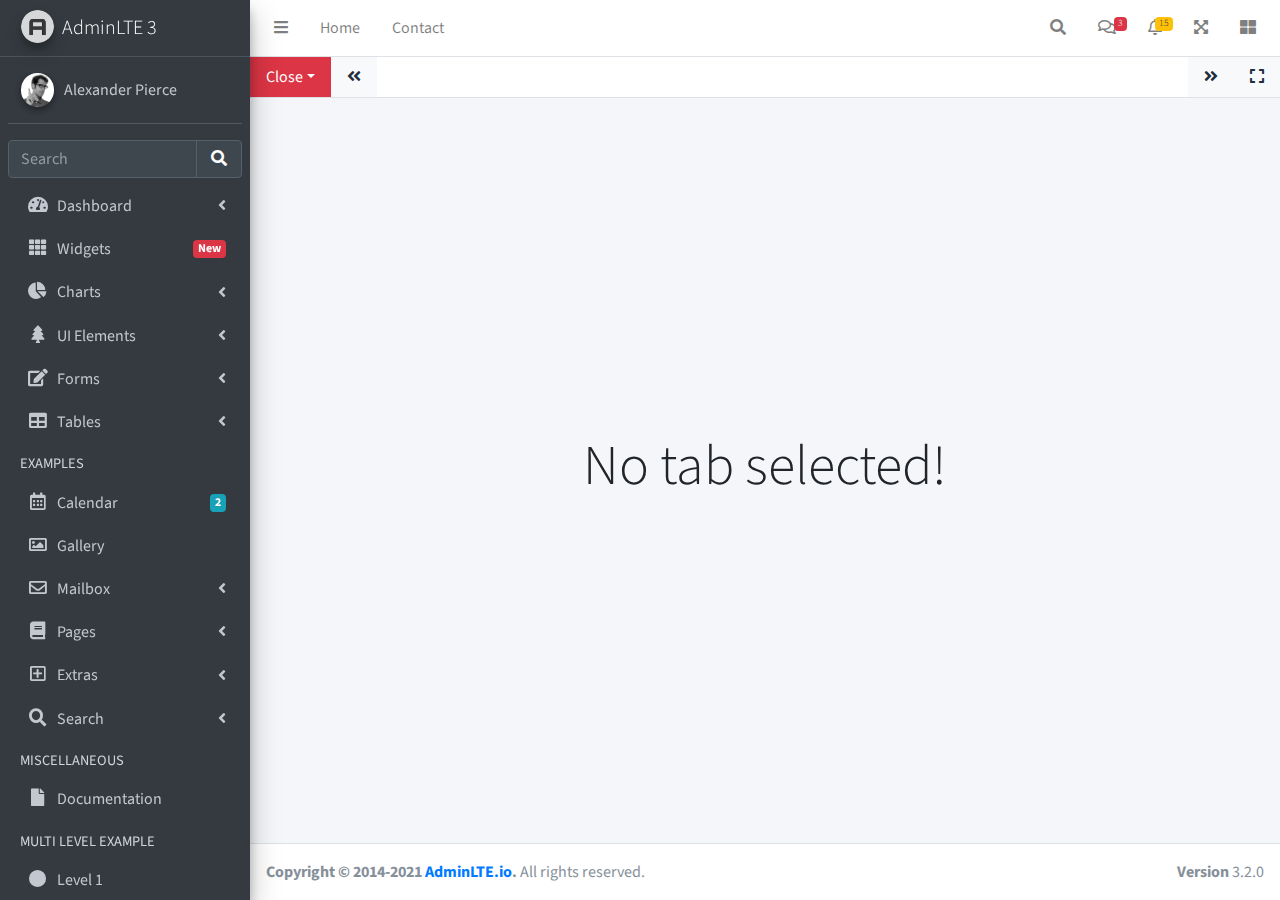
<file: resources/iframe.html>
<!DOCTYPE html>
<html lang="en">
<head>
  <meta charset="utf-8">
  <meta name="viewport" content="width=device-width, initial-scale=1">
  <title>AdminLTE 3 | Tabbed IFrames</title>

  <!-- Google Font: Source Sans Pro -->
  <link rel="stylesheet" href="https://fonts.googleapis.com/css?family=Source+Sans+Pro:300,400,400i,700&display=fallback">
  <!-- Font Awesome -->
  <link rel="stylesheet" href="plugins/fontawesome-free/css/all.min.css">
  <!-- Theme style -->
  <link rel="stylesheet" href="dist/css/adminlte.min.css">
  <!-- overlayScrollbars -->
  <link rel="stylesheet" href="plugins/overlayScrollbars/css/OverlayScrollbars.min.css">
</head>
<body class="hold-transition sidebar-mini layout-fixed" data-panel-auto-height-mode="height">
<div class="wrapper">

  <!-- Navbar -->
  <nav class="main-header navbar navbar-expand navbar-white navbar-light">
    <!-- Left navbar links -->
    <ul class="navbar-nav">
      <li class="nav-item">
        <a class="nav-link" data-widget="pushmenu" href="#" role="button"><i class="fas fa-bars"></i></a>
      </li>
      <li class="nav-item d-none d-sm-inline-block">
        <a href="index3.html" class="nav-link">Home</a>
      </li>
      <li class="nav-item d-none d-sm-inline-block">
        <a href="#" class="nav-link">Contact</a>
      </li>
    </ul>

    <!-- Right navbar links -->
    <ul class="navbar-nav ml-auto">
      <!-- Navbar Search -->
      <li class="nav-item">
        <a class="nav-link" data-widget="navbar-search" href="#" role="button">
          <i class="fas fa-search"></i>
        </a>
        <div class="navbar-search-block">
          <form class="form-inline">
            <div class="input-group input-group-sm">
              <input class="form-control form-control-navbar" type="search" placeholder="Search" aria-label="Search">
              <div class="input-group-append">
                <button class="btn btn-navbar" type="submit">
                  <i class="fas fa-search"></i>
                </button>
                <button class="btn btn-navbar" type="button" data-widget="navbar-search">
                  <i class="fas fa-times"></i>
                </button>
              </div>
            </div>
          </form>
        </div>
      </li>

      <!-- Messages Dropdown Menu -->
      <li class="nav-item dropdown">
        <a class="nav-link" data-toggle="dropdown" href="#">
          <i class="far fa-comments"></i>
          <span class="badge badge-danger navbar-badge">3</span>
        </a>
        <div class="dropdown-menu dropdown-menu-lg dropdown-menu-right">
          <a href="#" class="dropdown-item">
            <!-- Message Start -->
            <div class="media">
              <img src="dist/img/user1-128x128.jpg" alt="User Avatar" class="img-size-50 mr-3 img-circle">
              <div class="media-body">
                <h3 class="dropdown-item-title">
                  Brad Diesel
                  <span class="float-right text-sm text-danger"><i class="fas fa-star"></i></span>
                </h3>
                <p class="text-sm">Call me whenever you can...</p>
                <p class="text-sm text-muted"><i class="far fa-clock mr-1"></i> 4 Hours Ago</p>
              </div>
            </div>
            <!-- Message End -->
          </a>
          <div class="dropdown-divider"></div>
          <a href="#" class="dropdown-item">
            <!-- Message Start -->
            <div class="media">
              <img src="dist/img/user8-128x128.jpg" alt="User Avatar" class="img-size-50 img-circle mr-3">
              <div class="media-body">
                <h3 class="dropdown-item-title">
                  John Pierce
                  <span class="float-right text-sm text-muted"><i class="fas fa-star"></i></span>
                </h3>
                <p class="text-sm">I got your message bro</p>
                <p class="text-sm text-muted"><i class="far fa-clock mr-1"></i> 4 Hours Ago</p>
              </div>
            </div>
            <!-- Message End -->
          </a>
          <div class="dropdown-divider"></div>
          <a href="#" class="dropdown-item">
            <!-- Message Start -->
            <div class="media">
              <img src="dist/img/user3-128x128.jpg" alt="User Avatar" class="img-size-50 img-circle mr-3">
              <div class="media-body">
                <h3 class="dropdown-item-title">
                  Nora Silvester
                  <span class="float-right text-sm text-warning"><i class="fas fa-star"></i></span>
                </h3>
                <p class="text-sm">The subject goes here</p>
                <p class="text-sm text-muted"><i class="far fa-clock mr-1"></i> 4 Hours Ago</p>
              </div>
            </div>
            <!-- Message End -->
          </a>
          <div class="dropdown-divider"></div>
          <a href="#" class="dropdown-item dropdown-footer">See All Messages</a>
        </div>
      </li>
      <!-- Notifications Dropdown Menu -->
      <li class="nav-item dropdown">
        <a class="nav-link" data-toggle="dropdown" href="#">
          <i class="far fa-bell"></i>
          <span class="badge badge-warning navbar-badge">15</span>
        </a>
        <div class="dropdown-menu dropdown-menu-lg dropdown-menu-right">
          <span class="dropdown-item dropdown-header">15 Notifications</span>
          <div class="dropdown-divider"></div>
          <a href="#" class="dropdown-item">
            <i class="fas fa-envelope mr-2"></i> 4 new messages
            <span class="float-right text-muted text-sm">3 mins</span>
          </a>
          <div class="dropdown-divider"></div>
          <a href="#" class="dropdown-item">
            <i class="fas fa-users mr-2"></i> 8 friend requests
            <span class="float-right text-muted text-sm">12 hours</span>
          </a>
          <div class="dropdown-divider"></div>
          <a href="#" class="dropdown-item">
            <i class="fas fa-file mr-2"></i> 3 new reports
            <span class="float-right text-muted text-sm">2 days</span>
          </a>
          <div class="dropdown-divider"></div>
          <a href="#" class="dropdown-item dropdown-footer">See All Notifications</a>
        </div>
      </li>
      <li class="nav-item">
        <a class="nav-link" data-widget="fullscreen" href="#" role="button">
          <i class="fas fa-expand-arrows-alt"></i>
        </a>
      </li>
      <li class="nav-item">
        <a class="nav-link" data-widget="control-sidebar" data-slide="true" href="#" role="button">
          <i class="fas fa-th-large"></i>
        </a>
      </li>
    </ul>
  </nav>
  <!-- /.navbar -->

  <!-- Main Sidebar Container -->
  <aside class="main-sidebar sidebar-dark-primary elevation-4">
    <!-- Brand Logo -->
    <a href="index3.html" class="brand-link">
      <img src="dist/img/AdminLTELogo.png" alt="AdminLTE Logo" class="brand-image img-circle elevation-3" style="opacity: .8">
      <span class="brand-text font-weight-light">AdminLTE 3</span>
    </a>

    <!-- Sidebar -->
    <div class="sidebar">
      <!-- Sidebar user panel (optional) -->
      <div class="user-panel mt-3 pb-3 mb-3 d-flex">
        <div class="image">
          <img src="dist/img/user2-160x160.jpg" class="img-circle elevation-2" alt="User Image">
        </div>
        <div class="info">
          <a href="#" class="d-block">Alexander Pierce</a>
        </div>
      </div>

      <!-- SidebarSearch Form -->
      <div class="form-inline">
        <div class="input-group" data-widget="sidebar-search">
          <input class="form-control form-control-sidebar" type="search" placeholder="Search" aria-label="Search">
          <div class="input-group-append">
            <button class="btn btn-sidebar">
              <i class="fas fa-search fa-fw"></i>
            </button>
          </div>
        </div>
      </div>

      <!-- Sidebar Menu -->
      <nav class="mt-2">
        <ul class="nav nav-pills nav-sidebar flex-column" data-widget="treeview" role="menu" data-accordion="false">
          <!-- Add icons to the links using the .nav-icon class
               with font-awesome or any other icon font library -->
          <li class="nav-item">
            <a href="#" class="nav-link">
              <i class="nav-icon fas fa-tachometer-alt"></i>
              <p>
                Dashboard
                <i class="right fas fa-angle-left"></i>
              </p>
            </a>
            <ul class="nav nav-treeview">
              <li class="nav-item">
                <a href="./index.html" class="nav-link">
                  <i class="far fa-circle nav-icon"></i>
                  <p>Dashboard v1</p>
                </a>
              </li>
              <li class="nav-item">
                <a href="./index2.html" class="nav-link">
                  <i class="far fa-circle nav-icon"></i>
                  <p>Dashboard v2</p>
                </a>
              </li>
              <li class="nav-item">
                <a href="./index3.html" class="nav-link">
                  <i class="far fa-circle nav-icon"></i>
                  <p>Dashboard v3</p>
                </a>
              </li>
            </ul>
          </li>
          <li class="nav-item">
            <a href="pages/widgets.html" class="nav-link">
              <i class="nav-icon fas fa-th"></i>
              <p>
                Widgets
                <span class="right badge badge-danger">New</span>
              </p>
            </a>
          </li>
          <li class="nav-item">
            <a href="#" class="nav-link">
              <i class="nav-icon fas fa-chart-pie"></i>
              <p>
                Charts
                <i class="right fas fa-angle-left"></i>
              </p>
            </a>
            <ul class="nav nav-treeview">
              <li class="nav-item">
                <a href="pages/charts/chartjs.html" class="nav-link">
                  <i class="far fa-circle nav-icon"></i>
                  <p>ChartJS</p>
                </a>
              </li>
              <li class="nav-item">
                <a href="pages/charts/flot.html" class="nav-link">
                  <i class="far fa-circle nav-icon"></i>
                  <p>Flot</p>
                </a>
              </li>
              <li class="nav-item">
                <a href="pages/charts/inline.html" class="nav-link">
                  <i class="far fa-circle nav-icon"></i>
                  <p>Inline</p>
                </a>
              </li>
            </ul>
          </li>
          <li class="nav-item">
            <a href="#" class="nav-link">
              <i class="nav-icon fas fa-tree"></i>
              <p>
                UI Elements
                <i class="fas fa-angle-left right"></i>
              </p>
            </a>
            <ul class="nav nav-treeview">
              <li class="nav-item">
                <a href="pages/UI/general.html" class="nav-link">
                  <i class="far fa-circle nav-icon"></i>
                  <p>General</p>
                </a>
              </li>
              <li class="nav-item">
                <a href="pages/UI/icons.html" class="nav-link">
                  <i class="far fa-circle nav-icon"></i>
                  <p>Icons</p>
                </a>
              </li>
              <li class="nav-item">
                <a href="pages/UI/buttons.html" class="nav-link">
                  <i class="far fa-circle nav-icon"></i>
                  <p>Buttons</p>
                </a>
              </li>
              <li class="nav-item">
                <a href="pages/UI/sliders.html" class="nav-link">
                  <i class="far fa-circle nav-icon"></i>
                  <p>Sliders</p>
                </a>
              </li>
              <li class="nav-item">
                <a href="pages/UI/modals.html" class="nav-link">
                  <i class="far fa-circle nav-icon"></i>
                  <p>Modals & Alerts</p>
                </a>
              </li>
              <li class="nav-item">
                <a href="pages/UI/navbar.html" class="nav-link">
                  <i class="far fa-circle nav-icon"></i>
                  <p>Navbar & Tabs</p>
                </a>
              </li>
              <li class="nav-item">
                <a href="pages/UI/timeline.html" class="nav-link">
                  <i class="far fa-circle nav-icon"></i>
                  <p>Timeline</p>
                </a>
              </li>
              <li class="nav-item">
                <a href="pages/UI/ribbons.html" class="nav-link">
                  <i class="far fa-circle nav-icon"></i>
                  <p>Ribbons</p>
                </a>
              </li>
            </ul>
          </li>
          <li class="nav-item">
            <a href="#" class="nav-link">
              <i class="nav-icon fas fa-edit"></i>
              <p>
                Forms
                <i class="fas fa-angle-left right"></i>
              </p>
            </a>
            <ul class="nav nav-treeview">
              <li class="nav-item">
                <a href="pages/forms/general.html" class="nav-link">
                  <i class="far fa-circle nav-icon"></i>
                  <p>General Elements</p>
                </a>
              </li>
              <li class="nav-item">
                <a href="pages/forms/advanced.html" class="nav-link">
                  <i class="far fa-circle nav-icon"></i>
                  <p>Advanced Elements</p>
                </a>
              </li>
              <li class="nav-item">
                <a href="pages/forms/editors.html" class="nav-link">
                  <i class="far fa-circle nav-icon"></i>
                  <p>Editors</p>
                </a>
              </li>
              <li class="nav-item">
                <a href="pages/forms/validation.html" class="nav-link">
                  <i class="far fa-circle nav-icon"></i>
                  <p>Validation</p>
                </a>
              </li>
            </ul>
          </li>
          <li class="nav-item">
            <a href="#" class="nav-link">
              <i class="nav-icon fas fa-table"></i>
              <p>
                Tables
                <i class="fas fa-angle-left right"></i>
              </p>
            </a>
            <ul class="nav nav-treeview">
              <li class="nav-item">
                <a href="pages/tables/simple.html" class="nav-link">
                  <i class="far fa-circle nav-icon"></i>
                  <p>Simple Tables</p>
                </a>
              </li>
              <li class="nav-item">
                <a href="pages/tables/data.html" class="nav-link">
                  <i class="far fa-circle nav-icon"></i>
                  <p>DataTables</p>
                </a>
              </li>
              <li class="nav-item">
                <a href="pages/tables/jsgrid.html" class="nav-link">
                  <i class="far fa-circle nav-icon"></i>
                  <p>jsGrid</p>
                </a>
              </li>
            </ul>
          </li>
          <li class="nav-header">EXAMPLES</li>
          <li class="nav-item">
            <a href="pages/calendar.html" class="nav-link">
              <i class="nav-icon far fa-calendar-alt"></i>
              <p>
                Calendar
                <span class="badge badge-info right">2</span>
              </p>
            </a>
          </li>
          <li class="nav-item">
            <a href="pages/gallery.html" class="nav-link">
              <i class="nav-icon far fa-image"></i>
              <p>
                Gallery
              </p>
            </a>
          </li>
          <li class="nav-item">
            <a href="#" class="nav-link">
              <i class="nav-icon far fa-envelope"></i>
              <p>
                Mailbox
                <i class="fas fa-angle-left right"></i>
              </p>
            </a>
            <ul class="nav nav-treeview">
              <li class="nav-item">
                <a href="pages/mailbox/mailbox.html" class="nav-link">
                  <i class="far fa-circle nav-icon"></i>
                  <p>Inbox</p>
                </a>
              </li>
              <li class="nav-item">
                <a href="pages/mailbox/compose.html" class="nav-link">
                  <i class="far fa-circle nav-icon"></i>
                  <p>Compose</p>
                </a>
              </li>
              <li class="nav-item">
                <a href="pages/mailbox/read-mail.html" class="nav-link">
                  <i class="far fa-circle nav-icon"></i>
                  <p>Read</p>
                </a>
              </li>
            </ul>
          </li>
          <li class="nav-item">
            <a href="#" class="nav-link">
              <i class="nav-icon fas fa-book"></i>
              <p>
                Pages
                <i class="fas fa-angle-left right"></i>
              </p>
            </a>
            <ul class="nav nav-treeview">
              <li class="nav-item">
                <a href="pages/examples/invoice.html" class="nav-link">
                  <i class="far fa-circle nav-icon"></i>
                  <p>Invoice</p>
                </a>
              </li>
              <li class="nav-item">
                <a href="pages/examples/profile.html" class="nav-link">
                  <i class="far fa-circle nav-icon"></i>
                  <p>Profile</p>
                </a>
              </li>
              <li class="nav-item">
                <a href="pages/examples/e-commerce.html" class="nav-link">
                  <i class="far fa-circle nav-icon"></i>
                  <p>E-commerce</p>
                </a>
              </li>
              <li class="nav-item">
                <a href="pages/examples/projects.html" class="nav-link">
                  <i class="far fa-circle nav-icon"></i>
                  <p>Projects</p>
                </a>
              </li>
              <li class="nav-item">
                <a href="pages/examples/project-add.html" class="nav-link">
                  <i class="far fa-circle nav-icon"></i>
                  <p>Project Add</p>
                </a>
              </li>
              <li class="nav-item">
                <a href="pages/examples/project-edit.html" class="nav-link">
                  <i class="far fa-circle nav-icon"></i>
                  <p>Project Edit</p>
                </a>
              </li>
              <li class="nav-item">
                <a href="pages/examples/project-detail.html" class="nav-link">
                  <i class="far fa-circle nav-icon"></i>
                  <p>Project Detail</p>
                </a>
              </li>
              <li class="nav-item">
                <a href="pages/examples/contacts.html" class="nav-link">
                  <i class="far fa-circle nav-icon"></i>
                  <p>Contacts</p>
                </a>
              </li>
              <li class="nav-item">
                <a href="pages/examples/faq.html" class="nav-link">
                  <i class="far fa-circle nav-icon"></i>
                  <p>FAQ</p>
                </a>
              </li>
              <li class="nav-item">
                <a href="pages/examples/contact-us.html" class="nav-link">
                  <i class="far fa-circle nav-icon"></i>
                  <p>Contact us</p>
                </a>
              </li>
            </ul>
          </li>
          <li class="nav-item">
            <a href="#" class="nav-link">
              <i class="nav-icon far fa-plus-square"></i>
              <p>
                Extras
                <i class="fas fa-angle-left right"></i>
              </p>
            </a>
            <ul class="nav nav-treeview">
              <li class="nav-item">
                <a href="#" class="nav-link">
                  <i class="far fa-circle nav-icon"></i>
                  <p>
                    Login & Register v1
                    <i class="fas fa-angle-left right"></i>
                  </p>
                </a>
                <ul class="nav nav-treeview">
                  <li class="nav-item">
                    <a href="pages/examples/login.html" class="nav-link">
                      <i class="far fa-circle nav-icon"></i>
                      <p>Login v1</p>
                    </a>
                  </li>
                  <li class="nav-item">
                    <a href="pages/examples/register.html" class="nav-link">
                      <i class="far fa-circle nav-icon"></i>
                      <p>Register v1</p>
                    </a>
                  </li>
                  <li class="nav-item">
                    <a href="pages/examples/forgot-password.html" class="nav-link">
                      <i class="far fa-circle nav-icon"></i>
                      <p>Forgot Password v1</p>
                    </a>
                  </li>
                  <li class="nav-item">
                    <a href="pages/examples/recover-password.html" class="nav-link">
                      <i class="far fa-circle nav-icon"></i>
                      <p>Recover Password v1</p>
                    </a>
                  </li>
                </ul>
              </li>
              <li class="nav-item">
                <a href="#" class="nav-link">
                  <i class="far fa-circle nav-icon"></i>
                  <p>
                    Login & Register v2
                    <i class="fas fa-angle-left right"></i>
                  </p>
                </a>
                <ul class="nav nav-treeview">
                  <li class="nav-item">
                    <a href="pages/examples/login-v2.html" class="nav-link">
                      <i class="far fa-circle nav-icon"></i>
                      <p>Login v2</p>
                    </a>
                  </li>
                  <li class="nav-item">
                    <a href="pages/examples/register-v2.html" class="nav-link">
                      <i class="far fa-circle nav-icon"></i>
                      <p>Register v2</p>
                    </a>
                  </li>
                  <li class="nav-item">
                    <a href="pages/examples/forgot-password-v2.html" class="nav-link">
                      <i class="far fa-circle nav-icon"></i>
                      <p>Forgot Password v2</p>
                    </a>
                  </li>
                  <li class="nav-item">
                    <a href="pages/examples/recover-password-v2.html" class="nav-link">
                      <i class="far fa-circle nav-icon"></i>
                      <p>Recover Password v2</p>
                    </a>
                  </li>
                </ul>
              </li>
              <li class="nav-item">
                <a href="pages/examples/lockscreen.html" class="nav-link">
                  <i class="far fa-circle nav-icon"></i>
                  <p>Lockscreen</p>
                </a>
              </li>
              <li class="nav-item">
                <a href="pages/examples/legacy-user-menu.html" class="nav-link">
                  <i class="far fa-circle nav-icon"></i>
                  <p>Legacy User Menu</p>
                </a>
              </li>
              <li class="nav-item">
                <a href="pages/examples/language-menu.html" class="nav-link">
                  <i class="far fa-circle nav-icon"></i>
                  <p>Language Menu</p>
                </a>
              </li>
              <li class="nav-item">
                <a href="pages/examples/404.html" class="nav-link">
                  <i class="far fa-circle nav-icon"></i>
                  <p>Error 404</p>
                </a>
              </li>
              <li class="nav-item">
                <a href="pages/examples/500.html" class="nav-link">
                  <i class="far fa-circle nav-icon"></i>
                  <p>Error 500</p>
                </a>
              </li>
              <li class="nav-item">
                <a href="pages/examples/pace.html" class="nav-link">
                  <i class="far fa-circle nav-icon"></i>
                  <p>Pace</p>
                </a>
              </li>
              <li class="nav-item">
                <a href="pages/examples/blank.html" class="nav-link">
                  <i class="far fa-circle nav-icon"></i>
                  <p>Blank Page</p>
                </a>
              </li>
              <li class="nav-item">
                <a href="starter.html" class="nav-link">
                  <i class="far fa-circle nav-icon"></i>
                  <p>Starter Page</p>
                </a>
              </li>
            </ul>
          </li>
          <li class="nav-item">
            <a href="#" class="nav-link">
              <i class="nav-icon fas fa-search"></i>
              <p>
                Search
                <i class="fas fa-angle-left right"></i>
              </p>
            </a>
            <ul class="nav nav-treeview">
              <li class="nav-item">
                <a href="pages/search/simple.html" class="nav-link">
                  <i class="far fa-circle nav-icon"></i>
                  <p>Simple Search</p>
                </a>
              </li>
              <li class="nav-item">
                <a href="pages/search/enhanced.html" class="nav-link">
                  <i class="far fa-circle nav-icon"></i>
                  <p>Enhanced</p>
                </a>
              </li>
            </ul>
          </li>
          <li class="nav-header">MISCELLANEOUS</li>
          <li class="nav-item">
            <a href="https://adminlte.io/docs/3.1/" class="nav-link">
              <i class="nav-icon fas fa-file"></i>
              <p>Documentation</p>
            </a>
          </li>
          <li class="nav-header">MULTI LEVEL EXAMPLE</li>
          <li class="nav-item">
            <a href="#" class="nav-link">
              <i class="fas fa-circle nav-icon"></i>
              <p>Level 1</p>
            </a>
          </li>
          <li class="nav-item">
            <a href="#" class="nav-link">
              <i class="nav-icon fas fa-circle"></i>
              <p>
                Level 1
                <i class="right fas fa-angle-left"></i>
              </p>
            </a>
            <ul class="nav nav-treeview">
              <li class="nav-item">
                <a href="#" class="nav-link">
                  <i class="far fa-circle nav-icon"></i>
                  <p>Level 2</p>
                </a>
              </li>
              <li class="nav-item">
                <a href="#" class="nav-link">
                  <i class="far fa-circle nav-icon"></i>
                  <p>
                    Level 2
                    <i class="right fas fa-angle-left"></i>
                  </p>
                </a>
                <ul class="nav nav-treeview">
                  <li class="nav-item">
                    <a href="#" class="nav-link">
                      <i class="far fa-dot-circle nav-icon"></i>
                      <p>Level 3</p>
                    </a>
                  </li>
                  <li class="nav-item">
                    <a href="#" class="nav-link">
                      <i class="far fa-dot-circle nav-icon"></i>
                      <p>Level 3</p>
                    </a>
                  </li>
                  <li class="nav-item">
                    <a href="#" class="nav-link">
                      <i class="far fa-dot-circle nav-icon"></i>
                      <p>Level 3</p>
                    </a>
                  </li>
                </ul>
              </li>
              <li class="nav-item">
                <a href="#" class="nav-link">
                  <i class="far fa-circle nav-icon"></i>
                  <p>Level 2</p>
                </a>
              </li>
            </ul>
          </li>
          <li class="nav-item">
            <a href="#" class="nav-link">
              <i class="fas fa-circle nav-icon"></i>
              <p>Level 1</p>
            </a>
          </li>
          <li class="nav-header">LABELS</li>
          <li class="nav-item">
            <a href="#" class="nav-link">
              <i class="nav-icon far fa-circle text-danger"></i>
              <p class="text">Important</p>
            </a>
          </li>
          <li class="nav-item">
            <a href="#" class="nav-link">
              <i class="nav-icon far fa-circle text-warning"></i>
              <p>Warning</p>
            </a>
          </li>
          <li class="nav-item">
            <a href="#" class="nav-link">
              <i class="nav-icon far fa-circle text-info"></i>
              <p>Informational</p>
            </a>
          </li>
        </ul>
      </nav>
      <!-- /.sidebar-menu -->
    </div>
    <!-- /.sidebar -->
  </aside>

  <!-- Content Wrapper. Contains page content -->
  <div class="content-wrapper iframe-mode" data-widget="iframe" data-loading-screen="750">
    <div class="nav navbar navbar-expand navbar-white navbar-light border-bottom p-0">
      <div class="nav-item dropdown">
        <a class="nav-link bg-danger dropdown-toggle" data-toggle="dropdown" href="#" role="button" aria-haspopup="true" aria-expanded="false">Close</a>
        <div class="dropdown-menu mt-0">
          <a class="dropdown-item" href="#" data-widget="iframe-close" data-type="all">Close All</a>
          <a class="dropdown-item" href="#" data-widget="iframe-close" data-type="all-other">Close All Other</a>
        </div>
      </div>
      <a class="nav-link bg-light" href="#" data-widget="iframe-scrollleft"><i class="fas fa-angle-double-left"></i></a>
      <ul class="navbar-nav overflow-hidden" role="tablist"></ul>
      <a class="nav-link bg-light" href="#" data-widget="iframe-scrollright"><i class="fas fa-angle-double-right"></i></a>
      <a class="nav-link bg-light" href="#" data-widget="iframe-fullscreen"><i class="fas fa-expand"></i></a>
    </div>
    <div class="tab-content">
      <div class="tab-empty">
        <h2 class="display-4">No tab selected!</h2>
      </div>
      <div class="tab-loading">
        <div>
          <h2 class="display-4">Tab is loading <i class="fa fa-sync fa-spin"></i></h2>
        </div>
      </div>
    </div>
  </div>
  <!-- /.content-wrapper -->
  <footer class="main-footer">
    <strong>Copyright &copy; 2014-2021 <a href="https://adminlte.io">AdminLTE.io</a>.</strong>
    All rights reserved.
    <div class="float-right d-none d-sm-inline-block">
      <b>Version</b> 3.2.0
    </div>
  </footer>

  <!-- Control Sidebar -->
  <aside class="control-sidebar control-sidebar-dark">
    <!-- Control sidebar content goes here -->
  </aside>
  <!-- /.control-sidebar -->
</div>
<!-- ./wrapper -->

<!-- jQuery -->
<script src="plugins/jquery/jquery.min.js"></script>
<!-- jQuery UI 1.11.4 -->
<script src="plugins/jquery-ui/jquery-ui.min.js"></script>
<!-- Resolve conflict in jQuery UI tooltip with Bootstrap tooltip -->
<script>
  $.widget.bridge('uibutton', $.ui.button)
</script>
<!-- Bootstrap 4 -->
<script src="plugins/bootstrap/js/bootstrap.bundle.min.js"></script>
<!-- overlayScrollbars -->
<script src="plugins/overlayScrollbars/js/jquery.overlayScrollbars.min.js"></script>
<!-- AdminLTE App -->
<script src="dist/js/adminlte.js"></script>
<!-- AdminLTE for demo purposes -->
<script src="dist/js/demo.js"></script>
</body>
</html>
</file>
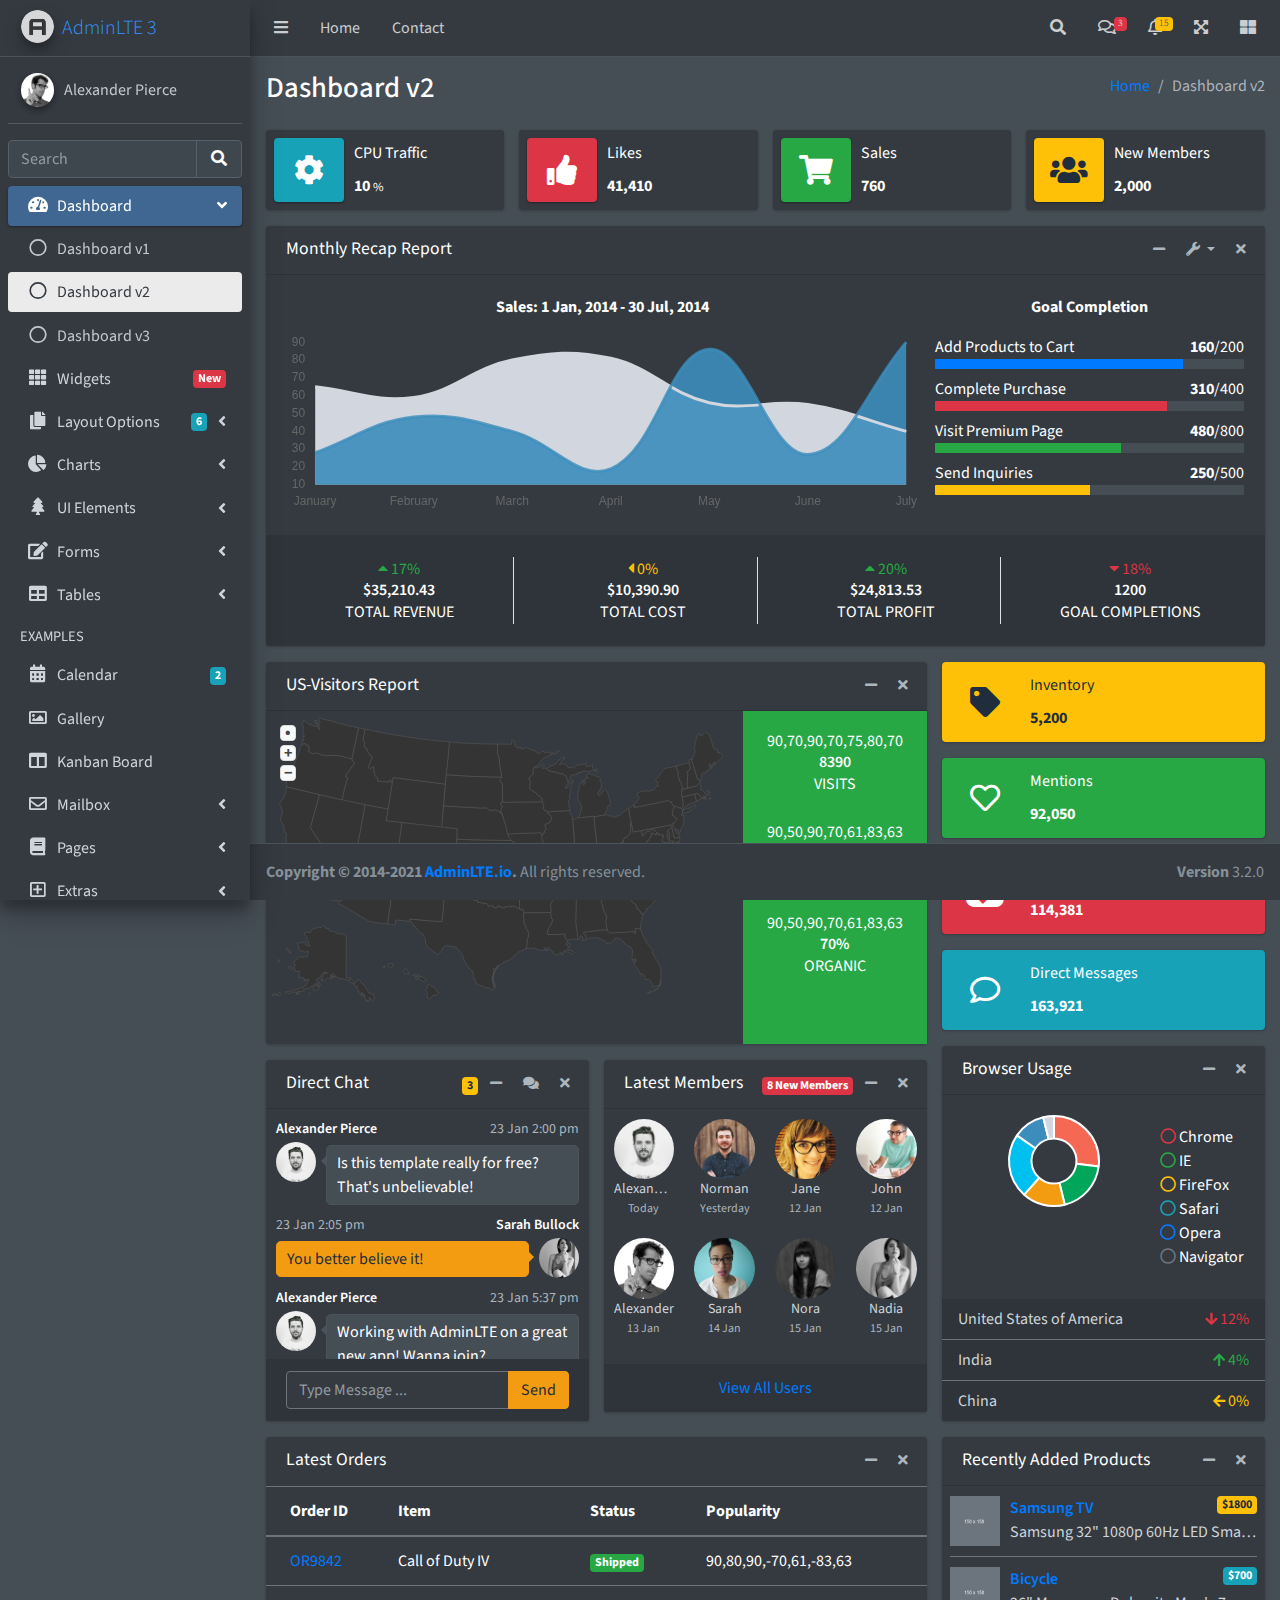
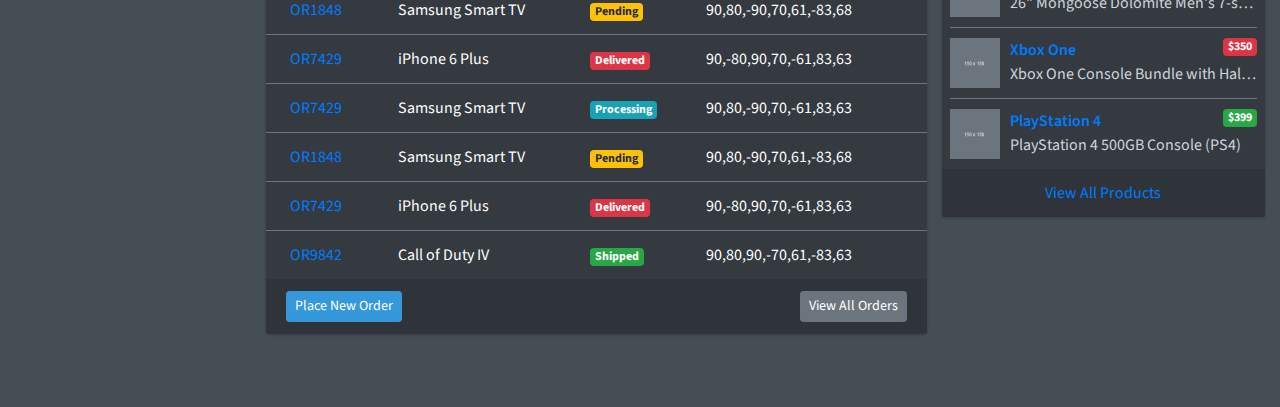
<file: resources/index2.html>
<!DOCTYPE html>
<html lang="en">
<head>
  <meta charset="utf-8">
  <meta name="viewport" content="width=device-width, initial-scale=1">
  <title>AdminLTE 3 | Dashboard 2</title>

  <!-- Google Font: Source Sans Pro -->
  <link rel="stylesheet" href="https://fonts.googleapis.com/css?family=Source+Sans+Pro:300,400,400i,700&display=fallback">
  <!-- Font Awesome Icons -->
  <link rel="stylesheet" href="plugins/fontawesome-free/css/all.min.css">
  <!-- overlayScrollbars -->
  <link rel="stylesheet" href="plugins/overlayScrollbars/css/OverlayScrollbars.min.css">
  <!-- Theme style -->
  <link rel="stylesheet" href="dist/css/adminlte.min.css">
</head>
<body class="hold-transition dark-mode sidebar-mini layout-fixed layout-navbar-fixed layout-footer-fixed">
<div class="wrapper">

  <!-- Preloader -->
  <div class="preloader flex-column justify-content-center align-items-center">
    <img class="animation__wobble" src="dist/img/AdminLTELogo.png" alt="AdminLTELogo" height="60" width="60">
  </div>

  <!-- Navbar -->
  <nav class="main-header navbar navbar-expand navbar-dark">
    <!-- Left navbar links -->
    <ul class="navbar-nav">
      <li class="nav-item">
        <a class="nav-link" data-widget="pushmenu" href="#" role="button"><i class="fas fa-bars"></i></a>
      </li>
      <li class="nav-item d-none d-sm-inline-block">
        <a href="index3.html" class="nav-link">Home</a>
      </li>
      <li class="nav-item d-none d-sm-inline-block">
        <a href="#" class="nav-link">Contact</a>
      </li>
    </ul>

    <!-- Right navbar links -->
    <ul class="navbar-nav ml-auto">
      <!-- Navbar Search -->
      <li class="nav-item">
        <a class="nav-link" data-widget="navbar-search" href="#" role="button">
          <i class="fas fa-search"></i>
        </a>
        <div class="navbar-search-block">
          <form class="form-inline">
            <div class="input-group input-group-sm">
              <input class="form-control form-control-navbar" type="search" placeholder="Search" aria-label="Search">
              <div class="input-group-append">
                <button class="btn btn-navbar" type="submit">
                  <i class="fas fa-search"></i>
                </button>
                <button class="btn btn-navbar" type="button" data-widget="navbar-search">
                  <i class="fas fa-times"></i>
                </button>
              </div>
            </div>
          </form>
        </div>
      </li>

      <!-- Messages Dropdown Menu -->
      <li class="nav-item dropdown">
        <a class="nav-link" data-toggle="dropdown" href="#">
          <i class="far fa-comments"></i>
          <span class="badge badge-danger navbar-badge">3</span>
        </a>
        <div class="dropdown-menu dropdown-menu-lg dropdown-menu-right">
          <a href="#" class="dropdown-item">
            <!-- Message Start -->
            <div class="media">
              <img src="dist/img/user1-128x128.jpg" alt="User Avatar" class="img-size-50 mr-3 img-circle">
              <div class="media-body">
                <h3 class="dropdown-item-title">
                  Brad Diesel
                  <span class="float-right text-sm text-danger"><i class="fas fa-star"></i></span>
                </h3>
                <p class="text-sm">Call me whenever you can...</p>
                <p class="text-sm text-muted"><i class="far fa-clock mr-1"></i> 4 Hours Ago</p>
              </div>
            </div>
            <!-- Message End -->
          </a>
          <div class="dropdown-divider"></div>
          <a href="#" class="dropdown-item">
            <!-- Message Start -->
            <div class="media">
              <img src="dist/img/user8-128x128.jpg" alt="User Avatar" class="img-size-50 img-circle mr-3">
              <div class="media-body">
                <h3 class="dropdown-item-title">
                  John Pierce
                  <span class="float-right text-sm text-muted"><i class="fas fa-star"></i></span>
                </h3>
                <p class="text-sm">I got your message bro</p>
                <p class="text-sm text-muted"><i class="far fa-clock mr-1"></i> 4 Hours Ago</p>
              </div>
            </div>
            <!-- Message End -->
          </a>
          <div class="dropdown-divider"></div>
          <a href="#" class="dropdown-item">
            <!-- Message Start -->
            <div class="media">
              <img src="dist/img/user3-128x128.jpg" alt="User Avatar" class="img-size-50 img-circle mr-3">
              <div class="media-body">
                <h3 class="dropdown-item-title">
                  Nora Silvester
                  <span class="float-right text-sm text-warning"><i class="fas fa-star"></i></span>
                </h3>
                <p class="text-sm">The subject goes here</p>
                <p class="text-sm text-muted"><i class="far fa-clock mr-1"></i> 4 Hours Ago</p>
              </div>
            </div>
            <!-- Message End -->
          </a>
          <div class="dropdown-divider"></div>
          <a href="#" class="dropdown-item dropdown-footer">See All Messages</a>
        </div>
      </li>
      <!-- Notifications Dropdown Menu -->
      <li class="nav-item dropdown">
        <a class="nav-link" data-toggle="dropdown" href="#">
          <i class="far fa-bell"></i>
          <span class="badge badge-warning navbar-badge">15</span>
        </a>
        <div class="dropdown-menu dropdown-menu-lg dropdown-menu-right">
          <span class="dropdown-item dropdown-header">15 Notifications</span>
          <div class="dropdown-divider"></div>
          <a href="#" class="dropdown-item">
            <i class="fas fa-envelope mr-2"></i> 4 new messages
            <span class="float-right text-muted text-sm">3 mins</span>
          </a>
          <div class="dropdown-divider"></div>
          <a href="#" class="dropdown-item">
            <i class="fas fa-users mr-2"></i> 8 friend requests
            <span class="float-right text-muted text-sm">12 hours</span>
          </a>
          <div class="dropdown-divider"></div>
          <a href="#" class="dropdown-item">
            <i class="fas fa-file mr-2"></i> 3 new reports
            <span class="float-right text-muted text-sm">2 days</span>
          </a>
          <div class="dropdown-divider"></div>
          <a href="#" class="dropdown-item dropdown-footer">See All Notifications</a>
        </div>
      </li>
      <li class="nav-item">
        <a class="nav-link" data-widget="fullscreen" href="#" role="button">
          <i class="fas fa-expand-arrows-alt"></i>
        </a>
      </li>
      <li class="nav-item">
        <a class="nav-link" data-widget="control-sidebar" data-slide="true" href="#" role="button">
          <i class="fas fa-th-large"></i>
        </a>
      </li>
    </ul>
  </nav>
  <!-- /.navbar -->

  <!-- Main Sidebar Container -->
  <aside class="main-sidebar sidebar-dark-primary elevation-4">
    <!-- Brand Logo -->
    <a href="index3.html" class="brand-link">
      <img src="dist/img/AdminLTELogo.png" alt="AdminLTE Logo" class="brand-image img-circle elevation-3" style="opacity: .8">
      <span class="brand-text font-weight-light">AdminLTE 3</span>
    </a>

    <!-- Sidebar -->
    <div class="sidebar">
      <!-- Sidebar user panel (optional) -->
      <div class="user-panel mt-3 pb-3 mb-3 d-flex">
        <div class="image">
          <img src="dist/img/user2-160x160.jpg" class="img-circle elevation-2" alt="User Image">
        </div>
        <div class="info">
          <a href="#" class="d-block">Alexander Pierce</a>
        </div>
      </div>

      <!-- SidebarSearch Form -->
      <div class="form-inline">
        <div class="input-group" data-widget="sidebar-search">
          <input class="form-control form-control-sidebar" type="search" placeholder="Search" aria-label="Search">
          <div class="input-group-append">
            <button class="btn btn-sidebar">
              <i class="fas fa-search fa-fw"></i>
            </button>
          </div>
        </div>
      </div>

      <!-- Sidebar Menu -->
      <nav class="mt-2">
        <ul class="nav nav-pills nav-sidebar flex-column" data-widget="treeview" role="menu" data-accordion="false">
          <!-- Add icons to the links using the .nav-icon class
               with font-awesome or any other icon font library -->
          <li class="nav-item menu-open">
            <a href="#" class="nav-link active">
              <i class="nav-icon fas fa-tachometer-alt"></i>
              <p>
                Dashboard
                <i class="right fas fa-angle-left"></i>
              </p>
            </a>
            <ul class="nav nav-treeview">
              <li class="nav-item">
                <a href="./index.html" class="nav-link">
                  <i class="far fa-circle nav-icon"></i>
                  <p>Dashboard v1</p>
                </a>
              </li>
              <li class="nav-item">
                <a href="./index2.html" class="nav-link active">
                  <i class="far fa-circle nav-icon"></i>
                  <p>Dashboard v2</p>
                </a>
              </li>
              <li class="nav-item">
                <a href="./index3.html" class="nav-link">
                  <i class="far fa-circle nav-icon"></i>
                  <p>Dashboard v3</p>
                </a>
              </li>
            </ul>
          </li>
          <li class="nav-item">
            <a href="pages/widgets.html" class="nav-link">
              <i class="nav-icon fas fa-th"></i>
              <p>
                Widgets
                <span class="right badge badge-danger">New</span>
              </p>
            </a>
          </li>
          <li class="nav-item">
            <a href="#" class="nav-link">
              <i class="nav-icon fas fa-copy"></i>
              <p>
                Layout Options
                <i class="fas fa-angle-left right"></i>
                <span class="badge badge-info right">6</span>
              </p>
            </a>
            <ul class="nav nav-treeview">
              <li class="nav-item">
                <a href="pages/layout/top-nav.html" class="nav-link">
                  <i class="far fa-circle nav-icon"></i>
                  <p>Top Navigation</p>
                </a>
              </li>
              <li class="nav-item">
                <a href="pages/layout/top-nav-sidebar.html" class="nav-link">
                  <i class="far fa-circle nav-icon"></i>
                  <p>Top Navigation + Sidebar</p>
                </a>
              </li>
              <li class="nav-item">
                <a href="pages/layout/boxed.html" class="nav-link">
                  <i class="far fa-circle nav-icon"></i>
                  <p>Boxed</p>
                </a>
              </li>
              <li class="nav-item">
                <a href="pages/layout/fixed-sidebar.html" class="nav-link">
                  <i class="far fa-circle nav-icon"></i>
                  <p>Fixed Sidebar</p>
                </a>
              </li>
              <li class="nav-item">
                <a href="pages/layout/fixed-sidebar-custom.html" class="nav-link">
                  <i class="far fa-circle nav-icon"></i>
                  <p>Fixed Sidebar <small>+ Custom Area</small></p>
                </a>
              </li>
              <li class="nav-item">
                <a href="pages/layout/fixed-topnav.html" class="nav-link">
                  <i class="far fa-circle nav-icon"></i>
                  <p>Fixed Navbar</p>
                </a>
              </li>
              <li class="nav-item">
                <a href="pages/layout/fixed-footer.html" class="nav-link">
                  <i class="far fa-circle nav-icon"></i>
                  <p>Fixed Footer</p>
                </a>
              </li>
              <li class="nav-item">
                <a href="pages/layout/collapsed-sidebar.html" class="nav-link">
                  <i class="far fa-circle nav-icon"></i>
                  <p>Collapsed Sidebar</p>
                </a>
              </li>
            </ul>
          </li>
          <li class="nav-item">
            <a href="#" class="nav-link">
              <i class="nav-icon fas fa-chart-pie"></i>
              <p>
                Charts
                <i class="right fas fa-angle-left"></i>
              </p>
            </a>
            <ul class="nav nav-treeview">
              <li class="nav-item">
                <a href="pages/charts/chartjs.html" class="nav-link">
                  <i class="far fa-circle nav-icon"></i>
                  <p>ChartJS</p>
                </a>
              </li>
              <li class="nav-item">
                <a href="pages/charts/flot.html" class="nav-link">
                  <i class="far fa-circle nav-icon"></i>
                  <p>Flot</p>
                </a>
              </li>
              <li class="nav-item">
                <a href="pages/charts/inline.html" class="nav-link">
                  <i class="far fa-circle nav-icon"></i>
                  <p>Inline</p>
                </a>
              </li>
              <li class="nav-item">
                <a href="pages/charts/uplot.html" class="nav-link">
                  <i class="far fa-circle nav-icon"></i>
                  <p>uPlot</p>
                </a>
              </li>
            </ul>
          </li>
          <li class="nav-item">
            <a href="#" class="nav-link">
              <i class="nav-icon fas fa-tree"></i>
              <p>
                UI Elements
                <i class="fas fa-angle-left right"></i>
              </p>
            </a>
            <ul class="nav nav-treeview">
              <li class="nav-item">
                <a href="pages/UI/general.html" class="nav-link">
                  <i class="far fa-circle nav-icon"></i>
                  <p>General</p>
                </a>
              </li>
              <li class="nav-item">
                <a href="pages/UI/icons.html" class="nav-link">
                  <i class="far fa-circle nav-icon"></i>
                  <p>Icons</p>
                </a>
              </li>
              <li class="nav-item">
                <a href="pages/UI/buttons.html" class="nav-link">
                  <i class="far fa-circle nav-icon"></i>
                  <p>Buttons</p>
                </a>
              </li>
              <li class="nav-item">
                <a href="pages/UI/sliders.html" class="nav-link">
                  <i class="far fa-circle nav-icon"></i>
                  <p>Sliders</p>
                </a>
              </li>
              <li class="nav-item">
                <a href="pages/UI/modals.html" class="nav-link">
                  <i class="far fa-circle nav-icon"></i>
                  <p>Modals & Alerts</p>
                </a>
              </li>
              <li class="nav-item">
                <a href="pages/UI/navbar.html" class="nav-link">
                  <i class="far fa-circle nav-icon"></i>
                  <p>Navbar & Tabs</p>
                </a>
              </li>
              <li class="nav-item">
                <a href="pages/UI/timeline.html" class="nav-link">
                  <i class="far fa-circle nav-icon"></i>
                  <p>Timeline</p>
                </a>
              </li>
              <li class="nav-item">
                <a href="pages/UI/ribbons.html" class="nav-link">
                  <i class="far fa-circle nav-icon"></i>
                  <p>Ribbons</p>
                </a>
              </li>
            </ul>
          </li>
          <li class="nav-item">
            <a href="#" class="nav-link">
              <i class="nav-icon fas fa-edit"></i>
              <p>
                Forms
                <i class="fas fa-angle-left right"></i>
              </p>
            </a>
            <ul class="nav nav-treeview">
              <li class="nav-item">
                <a href="pages/forms/general.html" class="nav-link">
                  <i class="far fa-circle nav-icon"></i>
                  <p>General Elements</p>
                </a>
              </li>
              <li class="nav-item">
                <a href="pages/forms/advanced.html" class="nav-link">
                  <i class="far fa-circle nav-icon"></i>
                  <p>Advanced Elements</p>
                </a>
              </li>
              <li class="nav-item">
                <a href="pages/forms/editors.html" class="nav-link">
                  <i class="far fa-circle nav-icon"></i>
                  <p>Editors</p>
                </a>
              </li>
              <li class="nav-item">
                <a href="pages/forms/validation.html" class="nav-link">
                  <i class="far fa-circle nav-icon"></i>
                  <p>Validation</p>
                </a>
              </li>
            </ul>
          </li>
          <li class="nav-item">
            <a href="#" class="nav-link">
              <i class="nav-icon fas fa-table"></i>
              <p>
                Tables
                <i class="fas fa-angle-left right"></i>
              </p>
            </a>
            <ul class="nav nav-treeview">
              <li class="nav-item">
                <a href="pages/tables/simple.html" class="nav-link">
                  <i class="far fa-circle nav-icon"></i>
                  <p>Simple Tables</p>
                </a>
              </li>
              <li class="nav-item">
                <a href="pages/tables/data.html" class="nav-link">
                  <i class="far fa-circle nav-icon"></i>
                  <p>DataTables</p>
                </a>
              </li>
              <li class="nav-item">
                <a href="pages/tables/jsgrid.html" class="nav-link">
                  <i class="far fa-circle nav-icon"></i>
                  <p>jsGrid</p>
                </a>
              </li>
            </ul>
          </li>
          <li class="nav-header">EXAMPLES</li>
          <li class="nav-item">
            <a href="pages/calendar.html" class="nav-link">
              <i class="nav-icon fas fa-calendar-alt"></i>
              <p>
                Calendar
                <span class="badge badge-info right">2</span>
              </p>
            </a>
          </li>
          <li class="nav-item">
            <a href="pages/gallery.html" class="nav-link">
              <i class="nav-icon far fa-image"></i>
              <p>
                Gallery
              </p>
            </a>
          </li>
          <li class="nav-item">
            <a href="pages/kanban.html" class="nav-link">
              <i class="nav-icon fas fa-columns"></i>
              <p>
                Kanban Board
              </p>
            </a>
          </li>
          <li class="nav-item">
            <a href="#" class="nav-link">
              <i class="nav-icon far fa-envelope"></i>
              <p>
                Mailbox
                <i class="fas fa-angle-left right"></i>
              </p>
            </a>
            <ul class="nav nav-treeview">
              <li class="nav-item">
                <a href="pages/mailbox/mailbox.html" class="nav-link">
                  <i class="far fa-circle nav-icon"></i>
                  <p>Inbox</p>
                </a>
              </li>
              <li class="nav-item">
                <a href="pages/mailbox/compose.html" class="nav-link">
                  <i class="far fa-circle nav-icon"></i>
                  <p>Compose</p>
                </a>
              </li>
              <li class="nav-item">
                <a href="pages/mailbox/read-mail.html" class="nav-link">
                  <i class="far fa-circle nav-icon"></i>
                  <p>Read</p>
                </a>
              </li>
            </ul>
          </li>
          <li class="nav-item">
            <a href="#" class="nav-link">
              <i class="nav-icon fas fa-book"></i>
              <p>
                Pages
                <i class="fas fa-angle-left right"></i>
              </p>
            </a>
            <ul class="nav nav-treeview">
              <li class="nav-item">
                <a href="pages/examples/invoice.html" class="nav-link">
                  <i class="far fa-circle nav-icon"></i>
                  <p>Invoice</p>
                </a>
              </li>
              <li class="nav-item">
                <a href="pages/examples/profile.html" class="nav-link">
                  <i class="far fa-circle nav-icon"></i>
                  <p>Profile</p>
                </a>
              </li>
              <li class="nav-item">
                <a href="pages/examples/e-commerce.html" class="nav-link">
                  <i class="far fa-circle nav-icon"></i>
                  <p>E-commerce</p>
                </a>
              </li>
              <li class="nav-item">
                <a href="pages/examples/projects.html" class="nav-link">
                  <i class="far fa-circle nav-icon"></i>
                  <p>Projects</p>
                </a>
              </li>
              <li class="nav-item">
                <a href="pages/examples/project-add.html" class="nav-link">
                  <i class="far fa-circle nav-icon"></i>
                  <p>Project Add</p>
                </a>
              </li>
              <li class="nav-item">
                <a href="pages/examples/project-edit.html" class="nav-link">
                  <i class="far fa-circle nav-icon"></i>
                  <p>Project Edit</p>
                </a>
              </li>
              <li class="nav-item">
                <a href="pages/examples/project-detail.html" class="nav-link">
                  <i class="far fa-circle nav-icon"></i>
                  <p>Project Detail</p>
                </a>
              </li>
              <li class="nav-item">
                <a href="pages/examples/contacts.html" class="nav-link">
                  <i class="far fa-circle nav-icon"></i>
                  <p>Contacts</p>
                </a>
              </li>
              <li class="nav-item">
                <a href="pages/examples/faq.html" class="nav-link">
                  <i class="far fa-circle nav-icon"></i>
                  <p>FAQ</p>
                </a>
              </li>
              <li class="nav-item">
                <a href="pages/examples/contact-us.html" class="nav-link">
                  <i class="far fa-circle nav-icon"></i>
                  <p>Contact us</p>
                </a>
              </li>
            </ul>
          </li>
          <li class="nav-item">
            <a href="#" class="nav-link">
              <i class="nav-icon far fa-plus-square"></i>
              <p>
                Extras
                <i class="fas fa-angle-left right"></i>
              </p>
            </a>
            <ul class="nav nav-treeview">
              <li class="nav-item">
                <a href="#" class="nav-link">
                  <i class="far fa-circle nav-icon"></i>
                  <p>
                    Login & Register v1
                    <i class="fas fa-angle-left right"></i>
                  </p>
                </a>
                <ul class="nav nav-treeview">
                  <li class="nav-item">
                    <a href="pages/examples/login.html" class="nav-link">
                      <i class="far fa-circle nav-icon"></i>
                      <p>Login v1</p>
                    </a>
                  </li>
                  <li class="nav-item">
                    <a href="pages/examples/register.html" class="nav-link">
                      <i class="far fa-circle nav-icon"></i>
                      <p>Register v1</p>
                    </a>
                  </li>
                  <li class="nav-item">
                    <a href="pages/examples/forgot-password.html" class="nav-link">
                      <i class="far fa-circle nav-icon"></i>
                      <p>Forgot Password v1</p>
                    </a>
                  </li>
                  <li class="nav-item">
                    <a href="pages/examples/recover-password.html" class="nav-link">
                      <i class="far fa-circle nav-icon"></i>
                      <p>Recover Password v1</p>
                    </a>
                  </li>
                </ul>
              </li>
              <li class="nav-item">
                <a href="#" class="nav-link">
                  <i class="far fa-circle nav-icon"></i>
                  <p>
                    Login & Register v2
                    <i class="fas fa-angle-left right"></i>
                  </p>
                </a>
                <ul class="nav nav-treeview">
                  <li class="nav-item">
                    <a href="pages/examples/login-v2.html" class="nav-link">
                      <i class="far fa-circle nav-icon"></i>
                      <p>Login v2</p>
                    </a>
                  </li>
                  <li class="nav-item">
                    <a href="pages/examples/register-v2.html" class="nav-link">
                      <i class="far fa-circle nav-icon"></i>
                      <p>Register v2</p>
                    </a>
                  </li>
                  <li class="nav-item">
                    <a href="pages/examples/forgot-password-v2.html" class="nav-link">
                      <i class="far fa-circle nav-icon"></i>
                      <p>Forgot Password v2</p>
                    </a>
                  </li>
                  <li class="nav-item">
                    <a href="pages/examples/recover-password-v2.html" class="nav-link">
                      <i class="far fa-circle nav-icon"></i>
                      <p>Recover Password v2</p>
                    </a>
                  </li>
                </ul>
              </li>
              <li class="nav-item">
                <a href="pages/examples/lockscreen.html" class="nav-link">
                  <i class="far fa-circle nav-icon"></i>
                  <p>Lockscreen</p>
                </a>
              </li>
              <li class="nav-item">
                <a href="pages/examples/legacy-user-menu.html" class="nav-link">
                  <i class="far fa-circle nav-icon"></i>
                  <p>Legacy User Menu</p>
                </a>
              </li>
              <li class="nav-item">
                <a href="pages/examples/language-menu.html" class="nav-link">
                  <i class="far fa-circle nav-icon"></i>
                  <p>Language Menu</p>
                </a>
              </li>
              <li class="nav-item">
                <a href="pages/examples/404.html" class="nav-link">
                  <i class="far fa-circle nav-icon"></i>
                  <p>Error 404</p>
                </a>
              </li>
              <li class="nav-item">
                <a href="pages/examples/500.html" class="nav-link">
                  <i class="far fa-circle nav-icon"></i>
                  <p>Error 500</p>
                </a>
              </li>
              <li class="nav-item">
                <a href="pages/examples/pace.html" class="nav-link">
                  <i class="far fa-circle nav-icon"></i>
                  <p>Pace</p>
                </a>
              </li>
              <li class="nav-item">
                <a href="pages/examples/blank.html" class="nav-link">
                  <i class="far fa-circle nav-icon"></i>
                  <p>Blank Page</p>
                </a>
              </li>
              <li class="nav-item">
                <a href="starter.html" class="nav-link">
                  <i class="far fa-circle nav-icon"></i>
                  <p>Starter Page</p>
                </a>
              </li>
            </ul>
          </li>
          <li class="nav-item">
            <a href="#" class="nav-link">
              <i class="nav-icon fas fa-search"></i>
              <p>
                Search
                <i class="fas fa-angle-left right"></i>
              </p>
            </a>
            <ul class="nav nav-treeview">
              <li class="nav-item">
                <a href="pages/search/simple.html" class="nav-link">
                  <i class="far fa-circle nav-icon"></i>
                  <p>Simple Search</p>
                </a>
              </li>
              <li class="nav-item">
                <a href="pages/search/enhanced.html" class="nav-link">
                  <i class="far fa-circle nav-icon"></i>
                  <p>Enhanced</p>
                </a>
              </li>
            </ul>
          </li>
          <li class="nav-header">MISCELLANEOUS</li>
          <li class="nav-item">
            <a href="iframe.html" class="nav-link">
              <i class="nav-icon fas fa-ellipsis-h"></i>
              <p>Tabbed IFrame Plugin</p>
            </a>
          </li>
          <li class="nav-item">
            <a href="https://adminlte.io/docs/3.1/" class="nav-link">
              <i class="nav-icon fas fa-file"></i>
              <p>Documentation</p>
            </a>
          </li>
          <li class="nav-header">MULTI LEVEL EXAMPLE</li>
          <li class="nav-item">
            <a href="#" class="nav-link">
              <i class="fas fa-circle nav-icon"></i>
              <p>Level 1</p>
            </a>
          </li>
          <li class="nav-item">
            <a href="#" class="nav-link">
              <i class="nav-icon fas fa-circle"></i>
              <p>
                Level 1
                <i class="right fas fa-angle-left"></i>
              </p>
            </a>
            <ul class="nav nav-treeview">
              <li class="nav-item">
                <a href="#" class="nav-link">
                  <i class="far fa-circle nav-icon"></i>
                  <p>Level 2</p>
                </a>
              </li>
              <li class="nav-item">
                <a href="#" class="nav-link">
                  <i class="far fa-circle nav-icon"></i>
                  <p>
                    Level 2
                    <i class="right fas fa-angle-left"></i>
                  </p>
                </a>
                <ul class="nav nav-treeview">
                  <li class="nav-item">
                    <a href="#" class="nav-link">
                      <i class="far fa-dot-circle nav-icon"></i>
                      <p>Level 3</p>
                    </a>
                  </li>
                  <li class="nav-item">
                    <a href="#" class="nav-link">
                      <i class="far fa-dot-circle nav-icon"></i>
                      <p>Level 3</p>
                    </a>
                  </li>
                  <li class="nav-item">
                    <a href="#" class="nav-link">
                      <i class="far fa-dot-circle nav-icon"></i>
                      <p>Level 3</p>
                    </a>
                  </li>
                </ul>
              </li>
              <li class="nav-item">
                <a href="#" class="nav-link">
                  <i class="far fa-circle nav-icon"></i>
                  <p>Level 2</p>
                </a>
              </li>
            </ul>
          </li>
          <li class="nav-item">
            <a href="#" class="nav-link">
              <i class="fas fa-circle nav-icon"></i>
              <p>Level 1</p>
            </a>
          </li>
          <li class="nav-header">LABELS</li>
          <li class="nav-item">
            <a href="#" class="nav-link">
              <i class="nav-icon far fa-circle text-danger"></i>
              <p class="text">Important</p>
            </a>
          </li>
          <li class="nav-item">
            <a href="#" class="nav-link">
              <i class="nav-icon far fa-circle text-warning"></i>
              <p>Warning</p>
            </a>
          </li>
          <li class="nav-item">
            <a href="#" class="nav-link">
              <i class="nav-icon far fa-circle text-info"></i>
              <p>Informational</p>
            </a>
          </li>
        </ul>
      </nav>
      <!-- /.sidebar-menu -->
    </div>
    <!-- /.sidebar -->
  </aside>

  <!-- Content Wrapper. Contains page content -->
  <div class="content-wrapper">
    <!-- Content Header (Page header) -->
    <div class="content-header">
      <div class="container-fluid">
        <div class="row mb-2">
          <div class="col-sm-6">
            <h1 class="m-0">Dashboard v2</h1>
          </div><!-- /.col -->
          <div class="col-sm-6">
            <ol class="breadcrumb float-sm-right">
              <li class="breadcrumb-item"><a href="#">Home</a></li>
              <li class="breadcrumb-item active">Dashboard v2</li>
            </ol>
          </div><!-- /.col -->
        </div><!-- /.row -->
      </div><!-- /.container-fluid -->
    </div>
    <!-- /.content-header -->

    <!-- Main content -->
    <section class="content">
      <div class="container-fluid">
        <!-- Info boxes -->
        <div class="row">
          <div class="col-12 col-sm-6 col-md-3">
            <div class="info-box">
              <span class="info-box-icon bg-info elevation-1"><i class="fas fa-cog"></i></span>

              <div class="info-box-content">
                <span class="info-box-text">CPU Traffic</span>
                <span class="info-box-number">
                  10
                  <small>%</small>
                </span>
              </div>
              <!-- /.info-box-content -->
            </div>
            <!-- /.info-box -->
          </div>
          <!-- /.col -->
          <div class="col-12 col-sm-6 col-md-3">
            <div class="info-box mb-3">
              <span class="info-box-icon bg-danger elevation-1"><i class="fas fa-thumbs-up"></i></span>

              <div class="info-box-content">
                <span class="info-box-text">Likes</span>
                <span class="info-box-number">41,410</span>
              </div>
              <!-- /.info-box-content -->
            </div>
            <!-- /.info-box -->
          </div>
          <!-- /.col -->

          <!-- fix for small devices only -->
          <div class="clearfix hidden-md-up"></div>

          <div class="col-12 col-sm-6 col-md-3">
            <div class="info-box mb-3">
              <span class="info-box-icon bg-success elevation-1"><i class="fas fa-shopping-cart"></i></span>

              <div class="info-box-content">
                <span class="info-box-text">Sales</span>
                <span class="info-box-number">760</span>
              </div>
              <!-- /.info-box-content -->
            </div>
            <!-- /.info-box -->
          </div>
          <!-- /.col -->
          <div class="col-12 col-sm-6 col-md-3">
            <div class="info-box mb-3">
              <span class="info-box-icon bg-warning elevation-1"><i class="fas fa-users"></i></span>

              <div class="info-box-content">
                <span class="info-box-text">New Members</span>
                <span class="info-box-number">2,000</span>
              </div>
              <!-- /.info-box-content -->
            </div>
            <!-- /.info-box -->
          </div>
          <!-- /.col -->
        </div>
        <!-- /.row -->

        <div class="row">
          <div class="col-md-12">
            <div class="card">
              <div class="card-header">
                <h5 class="card-title">Monthly Recap Report</h5>

                <div class="card-tools">
                  <button type="button" class="btn btn-tool" data-card-widget="collapse">
                    <i class="fas fa-minus"></i>
                  </button>
                  <div class="btn-group">
                    <button type="button" class="btn btn-tool dropdown-toggle" data-toggle="dropdown">
                      <i class="fas fa-wrench"></i>
                    </button>
                    <div class="dropdown-menu dropdown-menu-right" role="menu">
                      <a href="#" class="dropdown-item">Action</a>
                      <a href="#" class="dropdown-item">Another action</a>
                      <a href="#" class="dropdown-item">Something else here</a>
                      <a class="dropdown-divider"></a>
                      <a href="#" class="dropdown-item">Separated link</a>
                    </div>
                  </div>
                  <button type="button" class="btn btn-tool" data-card-widget="remove">
                    <i class="fas fa-times"></i>
                  </button>
                </div>
              </div>
              <!-- /.card-header -->
              <div class="card-body">
                <div class="row">
                  <div class="col-md-8">
                    <p class="text-center">
                      <strong>Sales: 1 Jan, 2014 - 30 Jul, 2014</strong>
                    </p>

                    <div class="chart">
                      <!-- Sales Chart Canvas -->
                      <canvas id="salesChart" height="180" style="height: 180px;"></canvas>
                    </div>
                    <!-- /.chart-responsive -->
                  </div>
                  <!-- /.col -->
                  <div class="col-md-4">
                    <p class="text-center">
                      <strong>Goal Completion</strong>
                    </p>

                    <div class="progress-group">
                      Add Products to Cart
                      <span class="float-right"><b>160</b>/200</span>
                      <div class="progress progress-sm">
                        <div class="progress-bar bg-primary" style="width: 80%"></div>
                      </div>
                    </div>
                    <!-- /.progress-group -->

                    <div class="progress-group">
                      Complete Purchase
                      <span class="float-right"><b>310</b>/400</span>
                      <div class="progress progress-sm">
                        <div class="progress-bar bg-danger" style="width: 75%"></div>
                      </div>
                    </div>

                    <!-- /.progress-group -->
                    <div class="progress-group">
                      <span class="progress-text">Visit Premium Page</span>
                      <span class="float-right"><b>480</b>/800</span>
                      <div class="progress progress-sm">
                        <div class="progress-bar bg-success" style="width: 60%"></div>
                      </div>
                    </div>

                    <!-- /.progress-group -->
                    <div class="progress-group">
                      Send Inquiries
                      <span class="float-right"><b>250</b>/500</span>
                      <div class="progress progress-sm">
                        <div class="progress-bar bg-warning" style="width: 50%"></div>
                      </div>
                    </div>
                    <!-- /.progress-group -->
                  </div>
                  <!-- /.col -->
                </div>
                <!-- /.row -->
              </div>
              <!-- ./card-body -->
              <div class="card-footer">
                <div class="row">
                  <div class="col-sm-3 col-6">
                    <div class="description-block border-right">
                      <span class="description-percentage text-success"><i class="fas fa-caret-up"></i> 17%</span>
                      <h5 class="description-header">$35,210.43</h5>
                      <span class="description-text">TOTAL REVENUE</span>
                    </div>
                    <!-- /.description-block -->
                  </div>
                  <!-- /.col -->
                  <div class="col-sm-3 col-6">
                    <div class="description-block border-right">
                      <span class="description-percentage text-warning"><i class="fas fa-caret-left"></i> 0%</span>
                      <h5 class="description-header">$10,390.90</h5>
                      <span class="description-text">TOTAL COST</span>
                    </div>
                    <!-- /.description-block -->
                  </div>
                  <!-- /.col -->
                  <div class="col-sm-3 col-6">
                    <div class="description-block border-right">
                      <span class="description-percentage text-success"><i class="fas fa-caret-up"></i> 20%</span>
                      <h5 class="description-header">$24,813.53</h5>
                      <span class="description-text">TOTAL PROFIT</span>
                    </div>
                    <!-- /.description-block -->
                  </div>
                  <!-- /.col -->
                  <div class="col-sm-3 col-6">
                    <div class="description-block">
                      <span class="description-percentage text-danger"><i class="fas fa-caret-down"></i> 18%</span>
                      <h5 class="description-header">1200</h5>
                      <span class="description-text">GOAL COMPLETIONS</span>
                    </div>
                    <!-- /.description-block -->
                  </div>
                </div>
                <!-- /.row -->
              </div>
              <!-- /.card-footer -->
            </div>
            <!-- /.card -->
          </div>
          <!-- /.col -->
        </div>
        <!-- /.row -->

        <!-- Main row -->
        <div class="row">
          <!-- Left col -->
          <div class="col-md-8">
            <!-- MAP & BOX PANE -->
            <div class="card">
              <div class="card-header">
                <h3 class="card-title">US-Visitors Report</h3>

                <div class="card-tools">
                  <button type="button" class="btn btn-tool" data-card-widget="collapse">
                    <i class="fas fa-minus"></i>
                  </button>
                  <button type="button" class="btn btn-tool" data-card-widget="remove">
                    <i class="fas fa-times"></i>
                  </button>
                </div>
              </div>
              <!-- /.card-header -->
              <div class="card-body p-0">
                <div class="d-md-flex">
                  <div class="p-1 flex-fill" style="overflow: hidden">
                    <!-- Map will be created here -->
                    <div id="world-map-markers" style="height: 325px; overflow: hidden">
                      <div class="map"></div>
                    </div>
                  </div>
                  <div class="card-pane-right bg-success pt-2 pb-2 pl-4 pr-4">
                    <div class="description-block mb-4">
                      <div class="sparkbar pad" data-color="#fff">90,70,90,70,75,80,70</div>
                      <h5 class="description-header">8390</h5>
                      <span class="description-text">Visits</span>
                    </div>
                    <!-- /.description-block -->
                    <div class="description-block mb-4">
                      <div class="sparkbar pad" data-color="#fff">90,50,90,70,61,83,63</div>
                      <h5 class="description-header">30%</h5>
                      <span class="description-text">Referrals</span>
                    </div>
                    <!-- /.description-block -->
                    <div class="description-block">
                      <div class="sparkbar pad" data-color="#fff">90,50,90,70,61,83,63</div>
                      <h5 class="description-header">70%</h5>
                      <span class="description-text">Organic</span>
                    </div>
                    <!-- /.description-block -->
                  </div><!-- /.card-pane-right -->
                </div><!-- /.d-md-flex -->
              </div>
              <!-- /.card-body -->
            </div>
            <!-- /.card -->
            <div class="row">
              <div class="col-md-6">
                <!-- DIRECT CHAT -->
                <div class="card direct-chat direct-chat-warning">
                  <div class="card-header">
                    <h3 class="card-title">Direct Chat</h3>

                    <div class="card-tools">
                      <span title="3 New Messages" class="badge badge-warning">3</span>
                      <button type="button" class="btn btn-tool" data-card-widget="collapse">
                        <i class="fas fa-minus"></i>
                      </button>
                      <button type="button" class="btn btn-tool" title="Contacts" data-widget="chat-pane-toggle">
                        <i class="fas fa-comments"></i>
                      </button>
                      <button type="button" class="btn btn-tool" data-card-widget="remove">
                        <i class="fas fa-times"></i>
                      </button>
                    </div>
                  </div>
                  <!-- /.card-header -->
                  <div class="card-body">
                    <!-- Conversations are loaded here -->
                    <div class="direct-chat-messages">
                      <!-- Message. Default to the left -->
                      <div class="direct-chat-msg">
                        <div class="direct-chat-infos clearfix">
                          <span class="direct-chat-name float-left">Alexander Pierce</span>
                          <span class="direct-chat-timestamp float-right">23 Jan 2:00 pm</span>
                        </div>
                        <!-- /.direct-chat-infos -->
                        <img class="direct-chat-img" src="dist/img/user1-128x128.jpg" alt="message user image">
                        <!-- /.direct-chat-img -->
                        <div class="direct-chat-text">
                          Is this template really for free? That's unbelievable!
                        </div>
                        <!-- /.direct-chat-text -->
                      </div>
                      <!-- /.direct-chat-msg -->

                      <!-- Message to the right -->
                      <div class="direct-chat-msg right">
                        <div class="direct-chat-infos clearfix">
                          <span class="direct-chat-name float-right">Sarah Bullock</span>
                          <span class="direct-chat-timestamp float-left">23 Jan 2:05 pm</span>
                        </div>
                        <!-- /.direct-chat-infos -->
                        <img class="direct-chat-img" src="dist/img/user3-128x128.jpg" alt="message user image">
                        <!-- /.direct-chat-img -->
                        <div class="direct-chat-text">
                          You better believe it!
                        </div>
                        <!-- /.direct-chat-text -->
                      </div>
                      <!-- /.direct-chat-msg -->

                      <!-- Message. Default to the left -->
                      <div class="direct-chat-msg">
                        <div class="direct-chat-infos clearfix">
                          <span class="direct-chat-name float-left">Alexander Pierce</span>
                          <span class="direct-chat-timestamp float-right">23 Jan 5:37 pm</span>
                        </div>
                        <!-- /.direct-chat-infos -->
                        <img class="direct-chat-img" src="dist/img/user1-128x128.jpg" alt="message user image">
                        <!-- /.direct-chat-img -->
                        <div class="direct-chat-text">
                          Working with AdminLTE on a great new app! Wanna join?
                        </div>
                        <!-- /.direct-chat-text -->
                      </div>
                      <!-- /.direct-chat-msg -->

                      <!-- Message to the right -->
                      <div class="direct-chat-msg right">
                        <div class="direct-chat-infos clearfix">
                          <span class="direct-chat-name float-right">Sarah Bullock</span>
                          <span class="direct-chat-timestamp float-left">23 Jan 6:10 pm</span>
                        </div>
                        <!-- /.direct-chat-infos -->
                        <img class="direct-chat-img" src="dist/img/user3-128x128.jpg" alt="message user image">
                        <!-- /.direct-chat-img -->
                        <div class="direct-chat-text">
                          I would love to.
                        </div>
                        <!-- /.direct-chat-text -->
                      </div>
                      <!-- /.direct-chat-msg -->

                    </div>
                    <!--/.direct-chat-messages-->

                    <!-- Contacts are loaded here -->
                    <div class="direct-chat-contacts">
                      <ul class="contacts-list">
                        <li>
                          <a href="#">
                            <img class="contacts-list-img" src="dist/img/user1-128x128.jpg" alt="User Avatar">

                            <div class="contacts-list-info">
                              <span class="contacts-list-name">
                                Count Dracula
                                <small class="contacts-list-date float-right">2/28/2015</small>
                              </span>
                              <span class="contacts-list-msg">How have you been? I was...</span>
                            </div>
                            <!-- /.contacts-list-info -->
                          </a>
                        </li>
                        <!-- End Contact Item -->
                        <li>
                          <a href="#">
                            <img class="contacts-list-img" src="dist/img/user7-128x128.jpg" alt="User Avatar">

                            <div class="contacts-list-info">
                              <span class="contacts-list-name">
                                Sarah Doe
                                <small class="contacts-list-date float-right">2/23/2015</small>
                              </span>
                              <span class="contacts-list-msg">I will be waiting for...</span>
                            </div>
                            <!-- /.contacts-list-info -->
                          </a>
                        </li>
                        <!-- End Contact Item -->
                        <li>
                          <a href="#">
                            <img class="contacts-list-img" src="dist/img/user3-128x128.jpg" alt="User Avatar">

                            <div class="contacts-list-info">
                              <span class="contacts-list-name">
                                Nadia Jolie
                                <small class="contacts-list-date float-right">2/20/2015</small>
                              </span>
                              <span class="contacts-list-msg">I'll call you back at...</span>
                            </div>
                            <!-- /.contacts-list-info -->
                          </a>
                        </li>
                        <!-- End Contact Item -->
                        <li>
                          <a href="#">
                            <img class="contacts-list-img" src="dist/img/user5-128x128.jpg" alt="User Avatar">

                            <div class="contacts-list-info">
                              <span class="contacts-list-name">
                                Nora S. Vans
                                <small class="contacts-list-date float-right">2/10/2015</small>
                              </span>
                              <span class="contacts-list-msg">Where is your new...</span>
                            </div>
                            <!-- /.contacts-list-info -->
                          </a>
                        </li>
                        <!-- End Contact Item -->
                        <li>
                          <a href="#">
                            <img class="contacts-list-img" src="dist/img/user6-128x128.jpg" alt="User Avatar">

                            <div class="contacts-list-info">
                              <span class="contacts-list-name">
                                John K.
                                <small class="contacts-list-date float-right">1/27/2015</small>
                              </span>
                              <span class="contacts-list-msg">Can I take a look at...</span>
                            </div>
                            <!-- /.contacts-list-info -->
                          </a>
                        </li>
                        <!-- End Contact Item -->
                        <li>
                          <a href="#">
                            <img class="contacts-list-img" src="dist/img/user8-128x128.jpg" alt="User Avatar">

                            <div class="contacts-list-info">
                              <span class="contacts-list-name">
                                Kenneth M.
                                <small class="contacts-list-date float-right">1/4/2015</small>
                              </span>
                              <span class="contacts-list-msg">Never mind I found...</span>
                            </div>
                            <!-- /.contacts-list-info -->
                          </a>
                        </li>
                        <!-- End Contact Item -->
                      </ul>
                      <!-- /.contacts-list -->
                    </div>
                    <!-- /.direct-chat-pane -->
                  </div>
                  <!-- /.card-body -->
                  <div class="card-footer">
                    <form action="#" method="post">
                      <div class="input-group">
                        <input type="text" name="message" placeholder="Type Message ..." class="form-control">
                        <span class="input-group-append">
                          <button type="button" class="btn btn-warning">Send</button>
                        </span>
                      </div>
                    </form>
                  </div>
                  <!-- /.card-footer-->
                </div>
                <!--/.direct-chat -->
              </div>
              <!-- /.col -->

              <div class="col-md-6">
                <!-- USERS LIST -->
                <div class="card">
                  <div class="card-header">
                    <h3 class="card-title">Latest Members</h3>

                    <div class="card-tools">
                      <span class="badge badge-danger">8 New Members</span>
                      <button type="button" class="btn btn-tool" data-card-widget="collapse">
                        <i class="fas fa-minus"></i>
                      </button>
                      <button type="button" class="btn btn-tool" data-card-widget="remove">
                        <i class="fas fa-times"></i>
                      </button>
                    </div>
                  </div>
                  <!-- /.card-header -->
                  <div class="card-body p-0">
                    <ul class="users-list clearfix">
                      <li>
                        <img src="dist/img/user1-128x128.jpg" alt="User Image">
                        <a class="users-list-name" href="#">Alexander Pierce</a>
                        <span class="users-list-date">Today</span>
                      </li>
                      <li>
                        <img src="dist/img/user8-128x128.jpg" alt="User Image">
                        <a class="users-list-name" href="#">Norman</a>
                        <span class="users-list-date">Yesterday</span>
                      </li>
                      <li>
                        <img src="dist/img/user7-128x128.jpg" alt="User Image">
                        <a class="users-list-name" href="#">Jane</a>
                        <span class="users-list-date">12 Jan</span>
                      </li>
                      <li>
                        <img src="dist/img/user6-128x128.jpg" alt="User Image">
                        <a class="users-list-name" href="#">John</a>
                        <span class="users-list-date">12 Jan</span>
                      </li>
                      <li>
                        <img src="dist/img/user2-160x160.jpg" alt="User Image">
                        <a class="users-list-name" href="#">Alexander</a>
                        <span class="users-list-date">13 Jan</span>
                      </li>
                      <li>
                        <img src="dist/img/user5-128x128.jpg" alt="User Image">
                        <a class="users-list-name" href="#">Sarah</a>
                        <span class="users-list-date">14 Jan</span>
                      </li>
                      <li>
                        <img src="dist/img/user4-128x128.jpg" alt="User Image">
                        <a class="users-list-name" href="#">Nora</a>
                        <span class="users-list-date">15 Jan</span>
                      </li>
                      <li>
                        <img src="dist/img/user3-128x128.jpg" alt="User Image">
                        <a class="users-list-name" href="#">Nadia</a>
                        <span class="users-list-date">15 Jan</span>
                      </li>
                    </ul>
                    <!-- /.users-list -->
                  </div>
                  <!-- /.card-body -->
                  <div class="card-footer text-center">
                    <a href="javascript:">View All Users</a>
                  </div>
                  <!-- /.card-footer -->
                </div>
                <!--/.card -->
              </div>
              <!-- /.col -->
            </div>
            <!-- /.row -->

            <!-- TABLE: LATEST ORDERS -->
            <div class="card">
              <div class="card-header border-transparent">
                <h3 class="card-title">Latest Orders</h3>

                <div class="card-tools">
                  <button type="button" class="btn btn-tool" data-card-widget="collapse">
                    <i class="fas fa-minus"></i>
                  </button>
                  <button type="button" class="btn btn-tool" data-card-widget="remove">
                    <i class="fas fa-times"></i>
                  </button>
                </div>
              </div>
              <!-- /.card-header -->
              <div class="card-body p-0">
                <div class="table-responsive">
                  <table class="table m-0">
                    <thead>
                    <tr>
                      <th>Order ID</th>
                      <th>Item</th>
                      <th>Status</th>
                      <th>Popularity</th>
                    </tr>
                    </thead>
                    <tbody>
                    <tr>
                      <td><a href="pages/examples/invoice.html">OR9842</a></td>
                      <td>Call of Duty IV</td>
                      <td><span class="badge badge-success">Shipped</span></td>
                      <td>
                        <div class="sparkbar" data-color="#00a65a" data-height="20">90,80,90,-70,61,-83,63</div>
                      </td>
                    </tr>
                    <tr>
                      <td><a href="pages/examples/invoice.html">OR1848</a></td>
                      <td>Samsung Smart TV</td>
                      <td><span class="badge badge-warning">Pending</span></td>
                      <td>
                        <div class="sparkbar" data-color="#f39c12" data-height="20">90,80,-90,70,61,-83,68</div>
                      </td>
                    </tr>
                    <tr>
                      <td><a href="pages/examples/invoice.html">OR7429</a></td>
                      <td>iPhone 6 Plus</td>
                      <td><span class="badge badge-danger">Delivered</span></td>
                      <td>
                        <div class="sparkbar" data-color="#f56954" data-height="20">90,-80,90,70,-61,83,63</div>
                      </td>
                    </tr>
                    <tr>
                      <td><a href="pages/examples/invoice.html">OR7429</a></td>
                      <td>Samsung Smart TV</td>
                      <td><span class="badge badge-info">Processing</span></td>
                      <td>
                        <div class="sparkbar" data-color="#00c0ef" data-height="20">90,80,-90,70,-61,83,63</div>
                      </td>
                    </tr>
                    <tr>
                      <td><a href="pages/examples/invoice.html">OR1848</a></td>
                      <td>Samsung Smart TV</td>
                      <td><span class="badge badge-warning">Pending</span></td>
                      <td>
                        <div class="sparkbar" data-color="#f39c12" data-height="20">90,80,-90,70,61,-83,68</div>
                      </td>
                    </tr>
                    <tr>
                      <td><a href="pages/examples/invoice.html">OR7429</a></td>
                      <td>iPhone 6 Plus</td>
                      <td><span class="badge badge-danger">Delivered</span></td>
                      <td>
                        <div class="sparkbar" data-color="#f56954" data-height="20">90,-80,90,70,-61,83,63</div>
                      </td>
                    </tr>
                    <tr>
                      <td><a href="pages/examples/invoice.html">OR9842</a></td>
                      <td>Call of Duty IV</td>
                      <td><span class="badge badge-success">Shipped</span></td>
                      <td>
                        <div class="sparkbar" data-color="#00a65a" data-height="20">90,80,90,-70,61,-83,63</div>
                      </td>
                    </tr>
                    </tbody>
                  </table>
                </div>
                <!-- /.table-responsive -->
              </div>
              <!-- /.card-body -->
              <div class="card-footer clearfix">
                <a href="javascript:void(0)" class="btn btn-sm btn-info float-left">Place New Order</a>
                <a href="javascript:void(0)" class="btn btn-sm btn-secondary float-right">View All Orders</a>
              </div>
              <!-- /.card-footer -->
            </div>
            <!-- /.card -->
          </div>
          <!-- /.col -->

          <div class="col-md-4">
            <!-- Info Boxes Style 2 -->
            <div class="info-box mb-3 bg-warning">
              <span class="info-box-icon"><i class="fas fa-tag"></i></span>

              <div class="info-box-content">
                <span class="info-box-text">Inventory</span>
                <span class="info-box-number">5,200</span>
              </div>
              <!-- /.info-box-content -->
            </div>
            <!-- /.info-box -->
            <div class="info-box mb-3 bg-success">
              <span class="info-box-icon"><i class="far fa-heart"></i></span>

              <div class="info-box-content">
                <span class="info-box-text">Mentions</span>
                <span class="info-box-number">92,050</span>
              </div>
              <!-- /.info-box-content -->
            </div>
            <!-- /.info-box -->
            <div class="info-box mb-3 bg-danger">
              <span class="info-box-icon"><i class="fas fa-cloud-download-alt"></i></span>

              <div class="info-box-content">
                <span class="info-box-text">Downloads</span>
                <span class="info-box-number">114,381</span>
              </div>
              <!-- /.info-box-content -->
            </div>
            <!-- /.info-box -->
            <div class="info-box mb-3 bg-info">
              <span class="info-box-icon"><i class="far fa-comment"></i></span>

              <div class="info-box-content">
                <span class="info-box-text">Direct Messages</span>
                <span class="info-box-number">163,921</span>
              </div>
              <!-- /.info-box-content -->
            </div>
            <!-- /.info-box -->

            <div class="card">
              <div class="card-header">
                <h3 class="card-title">Browser Usage</h3>

                <div class="card-tools">
                  <button type="button" class="btn btn-tool" data-card-widget="collapse">
                    <i class="fas fa-minus"></i>
                  </button>
                  <button type="button" class="btn btn-tool" data-card-widget="remove">
                    <i class="fas fa-times"></i>
                  </button>
                </div>
              </div>
              <!-- /.card-header -->
              <div class="card-body">
                <div class="row">
                  <div class="col-md-8">
                    <div class="chart-responsive">
                      <canvas id="pieChart" height="150"></canvas>
                    </div>
                    <!-- ./chart-responsive -->
                  </div>
                  <!-- /.col -->
                  <div class="col-md-4">
                    <ul class="chart-legend clearfix">
                      <li><i class="far fa-circle text-danger"></i> Chrome</li>
                      <li><i class="far fa-circle text-success"></i> IE</li>
                      <li><i class="far fa-circle text-warning"></i> FireFox</li>
                      <li><i class="far fa-circle text-info"></i> Safari</li>
                      <li><i class="far fa-circle text-primary"></i> Opera</li>
                      <li><i class="far fa-circle text-secondary"></i> Navigator</li>
                    </ul>
                  </div>
                  <!-- /.col -->
                </div>
                <!-- /.row -->
              </div>
              <!-- /.card-body -->
              <div class="card-footer p-0">
                <ul class="nav nav-pills flex-column">
                  <li class="nav-item">
                    <a href="#" class="nav-link">
                      United States of America
                      <span class="float-right text-danger">
                        <i class="fas fa-arrow-down text-sm"></i>
                        12%</span>
                    </a>
                  </li>
                  <li class="nav-item">
                    <a href="#" class="nav-link">
                      India
                      <span class="float-right text-success">
                        <i class="fas fa-arrow-up text-sm"></i> 4%
                      </span>
                    </a>
                  </li>
                  <li class="nav-item">
                    <a href="#" class="nav-link">
                      China
                      <span class="float-right text-warning">
                        <i class="fas fa-arrow-left text-sm"></i> 0%
                      </span>
                    </a>
                  </li>
                </ul>
              </div>
              <!-- /.footer -->
            </div>
            <!-- /.card -->

            <!-- PRODUCT LIST -->
            <div class="card">
              <div class="card-header">
                <h3 class="card-title">Recently Added Products</h3>

                <div class="card-tools">
                  <button type="button" class="btn btn-tool" data-card-widget="collapse">
                    <i class="fas fa-minus"></i>
                  </button>
                  <button type="button" class="btn btn-tool" data-card-widget="remove">
                    <i class="fas fa-times"></i>
                  </button>
                </div>
              </div>
              <!-- /.card-header -->
              <div class="card-body p-0">
                <ul class="products-list product-list-in-card pl-2 pr-2">
                  <li class="item">
                    <div class="product-img">
                      <img src="dist/img/default-150x150.png" alt="Product Image" class="img-size-50">
                    </div>
                    <div class="product-info">
                      <a href="javascript:void(0)" class="product-title">Samsung TV
                        <span class="badge badge-warning float-right">$1800</span></a>
                      <span class="product-description">
                        Samsung 32" 1080p 60Hz LED Smart HDTV.
                      </span>
                    </div>
                  </li>
                  <!-- /.item -->
                  <li class="item">
                    <div class="product-img">
                      <img src="dist/img/default-150x150.png" alt="Product Image" class="img-size-50">
                    </div>
                    <div class="product-info">
                      <a href="javascript:void(0)" class="product-title">Bicycle
                        <span class="badge badge-info float-right">$700</span></a>
                      <span class="product-description">
                        26" Mongoose Dolomite Men's 7-speed, Navy Blue.
                      </span>
                    </div>
                  </li>
                  <!-- /.item -->
                  <li class="item">
                    <div class="product-img">
                      <img src="dist/img/default-150x150.png" alt="Product Image" class="img-size-50">
                    </div>
                    <div class="product-info">
                      <a href="javascript:void(0)" class="product-title">
                        Xbox One <span class="badge badge-danger float-right">
                        $350
                      </span>
                      </a>
                      <span class="product-description">
                        Xbox One Console Bundle with Halo Master Chief Collection.
                      </span>
                    </div>
                  </li>
                  <!-- /.item -->
                  <li class="item">
                    <div class="product-img">
                      <img src="dist/img/default-150x150.png" alt="Product Image" class="img-size-50">
                    </div>
                    <div class="product-info">
                      <a href="javascript:void(0)" class="product-title">PlayStation 4
                        <span class="badge badge-success float-right">$399</span></a>
                      <span class="product-description">
                        PlayStation 4 500GB Console (PS4)
                      </span>
                    </div>
                  </li>
                  <!-- /.item -->
                </ul>
              </div>
              <!-- /.card-body -->
              <div class="card-footer text-center">
                <a href="javascript:void(0)" class="uppercase">View All Products</a>
              </div>
              <!-- /.card-footer -->
            </div>
            <!-- /.card -->
          </div>
          <!-- /.col -->
        </div>
        <!-- /.row -->
      </div><!--/. container-fluid -->
    </section>
    <!-- /.content -->
  </div>
  <!-- /.content-wrapper -->

  <!-- Control Sidebar -->
  <aside class="control-sidebar control-sidebar-dark">
    <!-- Control sidebar content goes here -->
  </aside>
  <!-- /.control-sidebar -->

  <!-- Main Footer -->
  <footer class="main-footer">
    <strong>Copyright &copy; 2014-2021 <a href="https://adminlte.io">AdminLTE.io</a>.</strong>
    All rights reserved.
    <div class="float-right d-none d-sm-inline-block">
      <b>Version</b> 3.2.0
    </div>
  </footer>
</div>
<!-- ./wrapper -->

<!-- REQUIRED SCRIPTS -->
<!-- jQuery -->
<script src="plugins/jquery/jquery.min.js"></script>
<!-- Bootstrap -->
<script src="plugins/bootstrap/js/bootstrap.bundle.min.js"></script>
<!-- overlayScrollbars -->
<script src="plugins/overlayScrollbars/js/jquery.overlayScrollbars.min.js"></script>
<!-- AdminLTE App -->
<script src="dist/js/adminlte.js"></script>

<!-- PAGE PLUGINS -->
<!-- jQuery Mapael -->
<script src="plugins/jquery-mousewheel/jquery.mousewheel.js"></script>
<script src="plugins/raphael/raphael.min.js"></script>
<script src="plugins/jquery-mapael/jquery.mapael.min.js"></script>
<script src="plugins/jquery-mapael/maps/usa_states.min.js"></script>
<!-- ChartJS -->
<script src="plugins/chart.js/Chart.min.js"></script>

<!-- AdminLTE for demo purposes -->
<script src="dist/js/demo.js"></script>
<!-- AdminLTE dashboard demo (This is only for demo purposes) -->
<script src="dist/js/pages/dashboard2.js"></script>
</body>
</html>
</file>
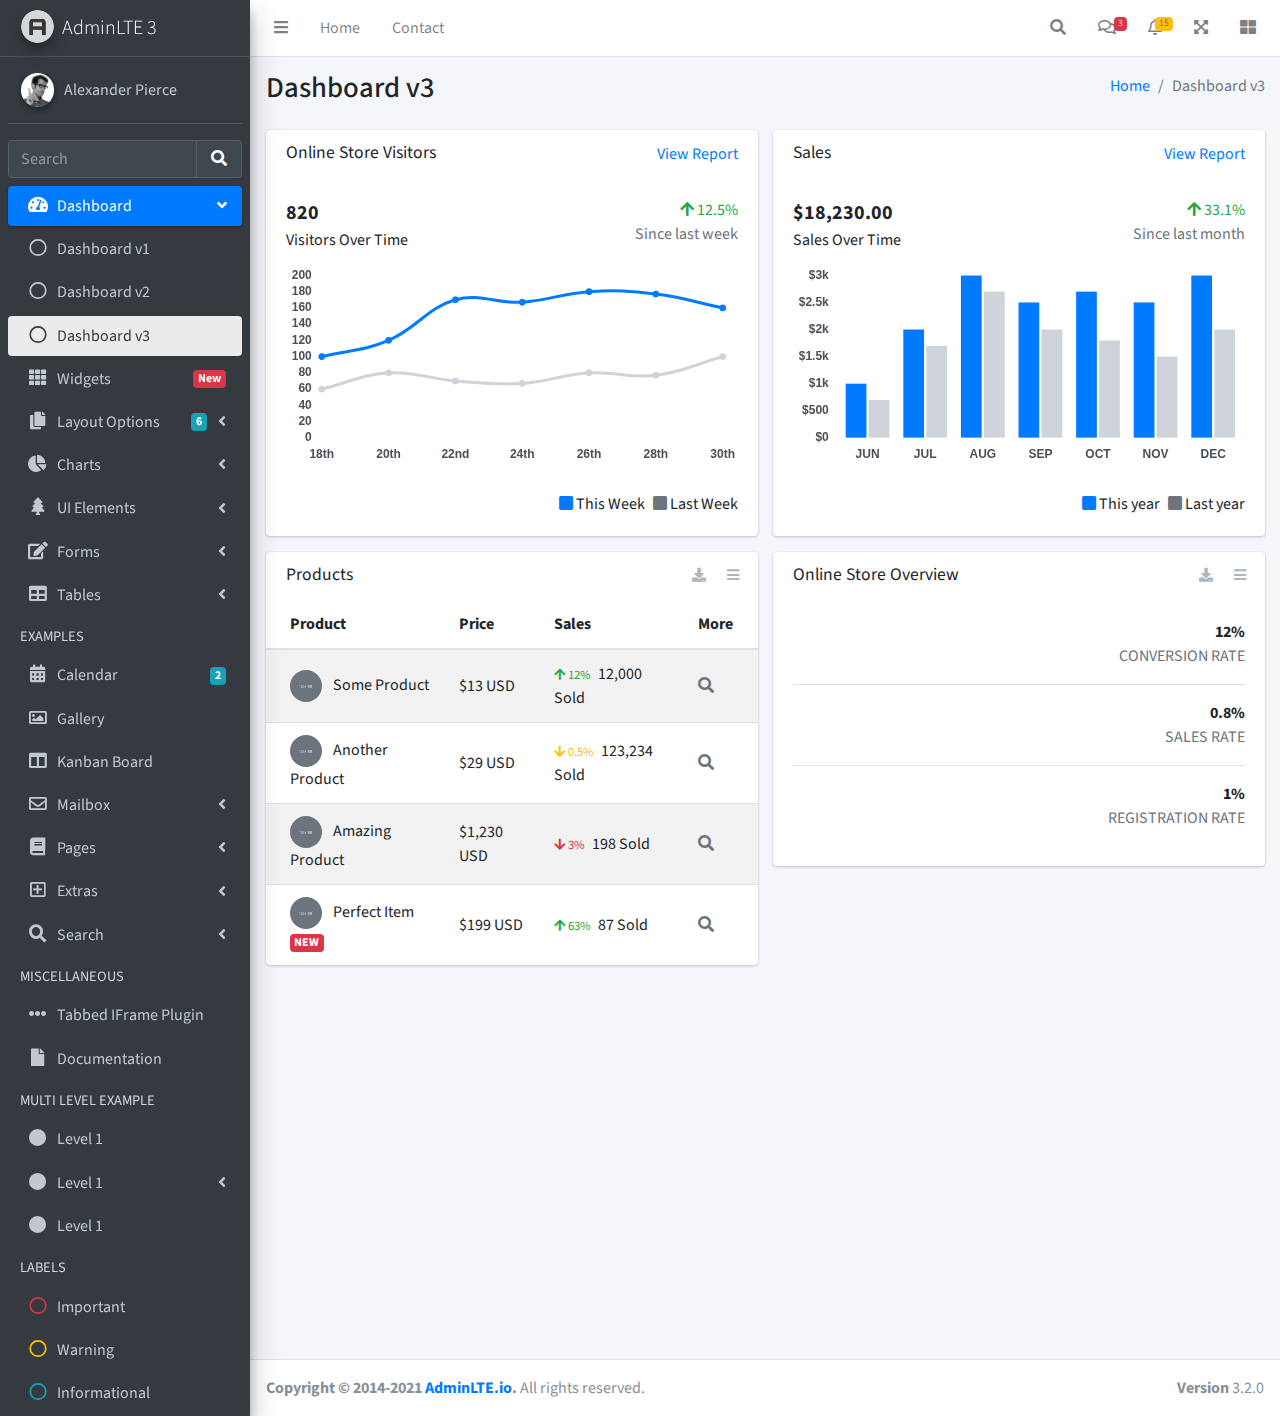
<file: resources/index3.html>
<!DOCTYPE html>
<html lang="en">
<head>
  <meta charset="utf-8">
  <meta name="viewport" content="width=device-width, initial-scale=1">
  <title>AdminLTE 3 | Dashboard 3</title>

  <!-- Google Font: Source Sans Pro -->
  <link rel="stylesheet" href="https://fonts.googleapis.com/css?family=Source+Sans+Pro:300,400,400i,700&display=fallback">
  <!-- Font Awesome Icons -->
  <link rel="stylesheet" href="plugins/fontawesome-free/css/all.min.css">
  <!-- IonIcons -->
  <link rel="stylesheet" href="https://code.ionicframework.com/ionicons/2.0.1/css/ionicons.min.css">
  <!-- Theme style -->
  <link rel="stylesheet" href="dist/css/adminlte.min.css">
</head>
<!--
`body` tag options:

  Apply one or more of the following classes to to the body tag
  to get the desired effect

  * sidebar-collapse
  * sidebar-mini
-->
<body class="hold-transition sidebar-mini">
<div class="wrapper">
  <!-- Navbar -->
  <nav class="main-header navbar navbar-expand navbar-white navbar-light">
    <!-- Left navbar links -->
    <ul class="navbar-nav">
      <li class="nav-item">
        <a class="nav-link" data-widget="pushmenu" href="#" role="button"><i class="fas fa-bars"></i></a>
      </li>
      <li class="nav-item d-none d-sm-inline-block">
        <a href="index3.html" class="nav-link">Home</a>
      </li>
      <li class="nav-item d-none d-sm-inline-block">
        <a href="#" class="nav-link">Contact</a>
      </li>
    </ul>

    <!-- Right navbar links -->
    <ul class="navbar-nav ml-auto">
      <!-- Navbar Search -->
      <li class="nav-item">
        <a class="nav-link" data-widget="navbar-search" href="#" role="button">
          <i class="fas fa-search"></i>
        </a>
        <div class="navbar-search-block">
          <form class="form-inline">
            <div class="input-group input-group-sm">
              <input class="form-control form-control-navbar" type="search" placeholder="Search" aria-label="Search">
              <div class="input-group-append">
                <button class="btn btn-navbar" type="submit">
                  <i class="fas fa-search"></i>
                </button>
                <button class="btn btn-navbar" type="button" data-widget="navbar-search">
                  <i class="fas fa-times"></i>
                </button>
              </div>
            </div>
          </form>
        </div>
      </li>

      <!-- Messages Dropdown Menu -->
      <li class="nav-item dropdown">
        <a class="nav-link" data-toggle="dropdown" href="#">
          <i class="far fa-comments"></i>
          <span class="badge badge-danger navbar-badge">3</span>
        </a>
        <div class="dropdown-menu dropdown-menu-lg dropdown-menu-right">
          <a href="#" class="dropdown-item">
            <!-- Message Start -->
            <div class="media">
              <img src="dist/img/user1-128x128.jpg" alt="User Avatar" class="img-size-50 mr-3 img-circle">
              <div class="media-body">
                <h3 class="dropdown-item-title">
                  Brad Diesel
                  <span class="float-right text-sm text-danger"><i class="fas fa-star"></i></span>
                </h3>
                <p class="text-sm">Call me whenever you can...</p>
                <p class="text-sm text-muted"><i class="far fa-clock mr-1"></i> 4 Hours Ago</p>
              </div>
            </div>
            <!-- Message End -->
          </a>
          <div class="dropdown-divider"></div>
          <a href="#" class="dropdown-item">
            <!-- Message Start -->
            <div class="media">
              <img src="dist/img/user8-128x128.jpg" alt="User Avatar" class="img-size-50 img-circle mr-3">
              <div class="media-body">
                <h3 class="dropdown-item-title">
                  John Pierce
                  <span class="float-right text-sm text-muted"><i class="fas fa-star"></i></span>
                </h3>
                <p class="text-sm">I got your message bro</p>
                <p class="text-sm text-muted"><i class="far fa-clock mr-1"></i> 4 Hours Ago</p>
              </div>
            </div>
            <!-- Message End -->
          </a>
          <div class="dropdown-divider"></div>
          <a href="#" class="dropdown-item">
            <!-- Message Start -->
            <div class="media">
              <img src="dist/img/user3-128x128.jpg" alt="User Avatar" class="img-size-50 img-circle mr-3">
              <div class="media-body">
                <h3 class="dropdown-item-title">
                  Nora Silvester
                  <span class="float-right text-sm text-warning"><i class="fas fa-star"></i></span>
                </h3>
                <p class="text-sm">The subject goes here</p>
                <p class="text-sm text-muted"><i class="far fa-clock mr-1"></i> 4 Hours Ago</p>
              </div>
            </div>
            <!-- Message End -->
          </a>
          <div class="dropdown-divider"></div>
          <a href="#" class="dropdown-item dropdown-footer">See All Messages</a>
        </div>
      </li>
      <!-- Notifications Dropdown Menu -->
      <li class="nav-item dropdown">
        <a class="nav-link" data-toggle="dropdown" href="#">
          <i class="far fa-bell"></i>
          <span class="badge badge-warning navbar-badge">15</span>
        </a>
        <div class="dropdown-menu dropdown-menu-lg dropdown-menu-right">
          <span class="dropdown-item dropdown-header">15 Notifications</span>
          <div class="dropdown-divider"></div>
          <a href="#" class="dropdown-item">
            <i class="fas fa-envelope mr-2"></i> 4 new messages
            <span class="float-right text-muted text-sm">3 mins</span>
          </a>
          <div class="dropdown-divider"></div>
          <a href="#" class="dropdown-item">
            <i class="fas fa-users mr-2"></i> 8 friend requests
            <span class="float-right text-muted text-sm">12 hours</span>
          </a>
          <div class="dropdown-divider"></div>
          <a href="#" class="dropdown-item">
            <i class="fas fa-file mr-2"></i> 3 new reports
            <span class="float-right text-muted text-sm">2 days</span>
          </a>
          <div class="dropdown-divider"></div>
          <a href="#" class="dropdown-item dropdown-footer">See All Notifications</a>
        </div>
      </li>
      <li class="nav-item">
        <a class="nav-link" data-widget="fullscreen" href="#" role="button">
          <i class="fas fa-expand-arrows-alt"></i>
        </a>
      </li>
      <li class="nav-item">
        <a class="nav-link" data-widget="control-sidebar" data-slide="true" href="#" role="button">
          <i class="fas fa-th-large"></i>
        </a>
      </li>
    </ul>
  </nav>
  <!-- /.navbar -->

  <!-- Main Sidebar Container -->
  <aside class="main-sidebar sidebar-dark-primary elevation-4">
    <!-- Brand Logo -->
    <a href="index3.html" class="brand-link">
      <img src="dist/img/AdminLTELogo.png" alt="AdminLTE Logo" class="brand-image img-circle elevation-3" style="opacity: .8">
      <span class="brand-text font-weight-light">AdminLTE 3</span>
    </a>

    <!-- Sidebar -->
    <div class="sidebar">
      <!-- Sidebar user panel (optional) -->
      <div class="user-panel mt-3 pb-3 mb-3 d-flex">
        <div class="image">
          <img src="dist/img/user2-160x160.jpg" class="img-circle elevation-2" alt="User Image">
        </div>
        <div class="info">
          <a href="#" class="d-block">Alexander Pierce</a>
        </div>
      </div>

      <!-- SidebarSearch Form -->
      <div class="form-inline">
        <div class="input-group" data-widget="sidebar-search">
          <input class="form-control form-control-sidebar" type="search" placeholder="Search" aria-label="Search">
          <div class="input-group-append">
            <button class="btn btn-sidebar">
              <i class="fas fa-search fa-fw"></i>
            </button>
          </div>
        </div>
      </div>

      <!-- Sidebar Menu -->
      <nav class="mt-2">
        <ul class="nav nav-pills nav-sidebar flex-column" data-widget="treeview" role="menu" data-accordion="false">
          <!-- Add icons to the links using the .nav-icon class
               with font-awesome or any other icon font library -->
          <li class="nav-item menu-open">
            <a href="#" class="nav-link active">
              <i class="nav-icon fas fa-tachometer-alt"></i>
              <p>
                Dashboard
                <i class="right fas fa-angle-left"></i>
              </p>
            </a>
            <ul class="nav nav-treeview">
              <li class="nav-item">
                <a href="./index.html" class="nav-link">
                  <i class="far fa-circle nav-icon"></i>
                  <p>Dashboard v1</p>
                </a>
              </li>
              <li class="nav-item">
                <a href="./index2.html" class="nav-link">
                  <i class="far fa-circle nav-icon"></i>
                  <p>Dashboard v2</p>
                </a>
              </li>
              <li class="nav-item">
                <a href="./index3.html" class="nav-link active">
                  <i class="far fa-circle nav-icon"></i>
                  <p>Dashboard v3</p>
                </a>
              </li>
            </ul>
          </li>
          <li class="nav-item">
            <a href="pages/widgets.html" class="nav-link">
              <i class="nav-icon fas fa-th"></i>
              <p>
                Widgets
                <span class="right badge badge-danger">New</span>
              </p>
            </a>
          </li>
          <li class="nav-item">
            <a href="#" class="nav-link">
              <i class="nav-icon fas fa-copy"></i>
              <p>
                Layout Options
                <i class="fas fa-angle-left right"></i>
                <span class="badge badge-info right">6</span>
              </p>
            </a>
            <ul class="nav nav-treeview">
              <li class="nav-item">
                <a href="pages/layout/top-nav.html" class="nav-link">
                  <i class="far fa-circle nav-icon"></i>
                  <p>Top Navigation</p>
                </a>
              </li>
              <li class="nav-item">
                <a href="pages/layout/top-nav-sidebar.html" class="nav-link">
                  <i class="far fa-circle nav-icon"></i>
                  <p>Top Navigation + Sidebar</p>
                </a>
              </li>
              <li class="nav-item">
                <a href="pages/layout/boxed.html" class="nav-link">
                  <i class="far fa-circle nav-icon"></i>
                  <p>Boxed</p>
                </a>
              </li>
              <li class="nav-item">
                <a href="pages/layout/fixed-sidebar.html" class="nav-link">
                  <i class="far fa-circle nav-icon"></i>
                  <p>Fixed Sidebar</p>
                </a>
              </li>
              <li class="nav-item">
                <a href="pages/layout/fixed-sidebar-custom.html" class="nav-link">
                  <i class="far fa-circle nav-icon"></i>
                  <p>Fixed Sidebar <small>+ Custom Area</small></p>
                </a>
              </li>
              <li class="nav-item">
                <a href="pages/layout/fixed-topnav.html" class="nav-link">
                  <i class="far fa-circle nav-icon"></i>
                  <p>Fixed Navbar</p>
                </a>
              </li>
              <li class="nav-item">
                <a href="pages/layout/fixed-footer.html" class="nav-link">
                  <i class="far fa-circle nav-icon"></i>
                  <p>Fixed Footer</p>
                </a>
              </li>
              <li class="nav-item">
                <a href="pages/layout/collapsed-sidebar.html" class="nav-link">
                  <i class="far fa-circle nav-icon"></i>
                  <p>Collapsed Sidebar</p>
                </a>
              </li>
            </ul>
          </li>
          <li class="nav-item">
            <a href="#" class="nav-link">
              <i class="nav-icon fas fa-chart-pie"></i>
              <p>
                Charts
                <i class="right fas fa-angle-left"></i>
              </p>
            </a>
            <ul class="nav nav-treeview">
              <li class="nav-item">
                <a href="pages/charts/chartjs.html" class="nav-link">
                  <i class="far fa-circle nav-icon"></i>
                  <p>ChartJS</p>
                </a>
              </li>
              <li class="nav-item">
                <a href="pages/charts/flot.html" class="nav-link">
                  <i class="far fa-circle nav-icon"></i>
                  <p>Flot</p>
                </a>
              </li>
              <li class="nav-item">
                <a href="pages/charts/inline.html" class="nav-link">
                  <i class="far fa-circle nav-icon"></i>
                  <p>Inline</p>
                </a>
              </li>
              <li class="nav-item">
                <a href="pages/charts/uplot.html" class="nav-link">
                  <i class="far fa-circle nav-icon"></i>
                  <p>uPlot</p>
                </a>
              </li>
            </ul>
          </li>
          <li class="nav-item">
            <a href="#" class="nav-link">
              <i class="nav-icon fas fa-tree"></i>
              <p>
                UI Elements
                <i class="fas fa-angle-left right"></i>
              </p>
            </a>
            <ul class="nav nav-treeview">
              <li class="nav-item">
                <a href="pages/UI/general.html" class="nav-link">
                  <i class="far fa-circle nav-icon"></i>
                  <p>General</p>
                </a>
              </li>
              <li class="nav-item">
                <a href="pages/UI/icons.html" class="nav-link">
                  <i class="far fa-circle nav-icon"></i>
                  <p>Icons</p>
                </a>
              </li>
              <li class="nav-item">
                <a href="pages/UI/buttons.html" class="nav-link">
                  <i class="far fa-circle nav-icon"></i>
                  <p>Buttons</p>
                </a>
              </li>
              <li class="nav-item">
                <a href="pages/UI/sliders.html" class="nav-link">
                  <i class="far fa-circle nav-icon"></i>
                  <p>Sliders</p>
                </a>
              </li>
              <li class="nav-item">
                <a href="pages/UI/modals.html" class="nav-link">
                  <i class="far fa-circle nav-icon"></i>
                  <p>Modals & Alerts</p>
                </a>
              </li>
              <li class="nav-item">
                <a href="pages/UI/navbar.html" class="nav-link">
                  <i class="far fa-circle nav-icon"></i>
                  <p>Navbar & Tabs</p>
                </a>
              </li>
              <li class="nav-item">
                <a href="pages/UI/timeline.html" class="nav-link">
                  <i class="far fa-circle nav-icon"></i>
                  <p>Timeline</p>
                </a>
              </li>
              <li class="nav-item">
                <a href="pages/UI/ribbons.html" class="nav-link">
                  <i class="far fa-circle nav-icon"></i>
                  <p>Ribbons</p>
                </a>
              </li>
            </ul>
          </li>
          <li class="nav-item">
            <a href="#" class="nav-link">
              <i class="nav-icon fas fa-edit"></i>
              <p>
                Forms
                <i class="fas fa-angle-left right"></i>
              </p>
            </a>
            <ul class="nav nav-treeview">
              <li class="nav-item">
                <a href="pages/forms/general.html" class="nav-link">
                  <i class="far fa-circle nav-icon"></i>
                  <p>General Elements</p>
                </a>
              </li>
              <li class="nav-item">
                <a href="pages/forms/advanced.html" class="nav-link">
                  <i class="far fa-circle nav-icon"></i>
                  <p>Advanced Elements</p>
                </a>
              </li>
              <li class="nav-item">
                <a href="pages/forms/editors.html" class="nav-link">
                  <i class="far fa-circle nav-icon"></i>
                  <p>Editors</p>
                </a>
              </li>
              <li class="nav-item">
                <a href="pages/forms/validation.html" class="nav-link">
                  <i class="far fa-circle nav-icon"></i>
                  <p>Validation</p>
                </a>
              </li>
            </ul>
          </li>
          <li class="nav-item">
            <a href="#" class="nav-link">
              <i class="nav-icon fas fa-table"></i>
              <p>
                Tables
                <i class="fas fa-angle-left right"></i>
              </p>
            </a>
            <ul class="nav nav-treeview">
              <li class="nav-item">
                <a href="pages/tables/simple.html" class="nav-link">
                  <i class="far fa-circle nav-icon"></i>
                  <p>Simple Tables</p>
                </a>
              </li>
              <li class="nav-item">
                <a href="pages/tables/data.html" class="nav-link">
                  <i class="far fa-circle nav-icon"></i>
                  <p>DataTables</p>
                </a>
              </li>
              <li class="nav-item">
                <a href="pages/tables/jsgrid.html" class="nav-link">
                  <i class="far fa-circle nav-icon"></i>
                  <p>jsGrid</p>
                </a>
              </li>
            </ul>
          </li>
          <li class="nav-header">EXAMPLES</li>
          <li class="nav-item">
            <a href="pages/calendar.html" class="nav-link">
              <i class="nav-icon fas fa-calendar-alt"></i>
              <p>
                Calendar
                <span class="badge badge-info right">2</span>
              </p>
            </a>
          </li>
          <li class="nav-item">
            <a href="pages/gallery.html" class="nav-link">
              <i class="nav-icon far fa-image"></i>
              <p>
                Gallery
              </p>
            </a>
          </li>
          <li class="nav-item">
            <a href="pages/kanban.html" class="nav-link">
              <i class="nav-icon fas fa-columns"></i>
              <p>
                Kanban Board
              </p>
            </a>
          </li>
          <li class="nav-item">
            <a href="#" class="nav-link">
              <i class="nav-icon far fa-envelope"></i>
              <p>
                Mailbox
                <i class="fas fa-angle-left right"></i>
              </p>
            </a>
            <ul class="nav nav-treeview">
              <li class="nav-item">
                <a href="pages/mailbox/mailbox.html" class="nav-link">
                  <i class="far fa-circle nav-icon"></i>
                  <p>Inbox</p>
                </a>
              </li>
              <li class="nav-item">
                <a href="pages/mailbox/compose.html" class="nav-link">
                  <i class="far fa-circle nav-icon"></i>
                  <p>Compose</p>
                </a>
              </li>
              <li class="nav-item">
                <a href="pages/mailbox/read-mail.html" class="nav-link">
                  <i class="far fa-circle nav-icon"></i>
                  <p>Read</p>
                </a>
              </li>
            </ul>
          </li>
          <li class="nav-item">
            <a href="#" class="nav-link">
              <i class="nav-icon fas fa-book"></i>
              <p>
                Pages
                <i class="fas fa-angle-left right"></i>
              </p>
            </a>
            <ul class="nav nav-treeview">
              <li class="nav-item">
                <a href="pages/examples/invoice.html" class="nav-link">
                  <i class="far fa-circle nav-icon"></i>
                  <p>Invoice</p>
                </a>
              </li>
              <li class="nav-item">
                <a href="pages/examples/profile.html" class="nav-link">
                  <i class="far fa-circle nav-icon"></i>
                  <p>Profile</p>
                </a>
              </li>
              <li class="nav-item">
                <a href="pages/examples/e-commerce.html" class="nav-link">
                  <i class="far fa-circle nav-icon"></i>
                  <p>E-commerce</p>
                </a>
              </li>
              <li class="nav-item">
                <a href="pages/examples/projects.html" class="nav-link">
                  <i class="far fa-circle nav-icon"></i>
                  <p>Projects</p>
                </a>
              </li>
              <li class="nav-item">
                <a href="pages/examples/project-add.html" class="nav-link">
                  <i class="far fa-circle nav-icon"></i>
                  <p>Project Add</p>
                </a>
              </li>
              <li class="nav-item">
                <a href="pages/examples/project-edit.html" class="nav-link">
                  <i class="far fa-circle nav-icon"></i>
                  <p>Project Edit</p>
                </a>
              </li>
              <li class="nav-item">
                <a href="pages/examples/project-detail.html" class="nav-link">
                  <i class="far fa-circle nav-icon"></i>
                  <p>Project Detail</p>
                </a>
              </li>
              <li class="nav-item">
                <a href="pages/examples/contacts.html" class="nav-link">
                  <i class="far fa-circle nav-icon"></i>
                  <p>Contacts</p>
                </a>
              </li>
              <li class="nav-item">
                <a href="pages/examples/faq.html" class="nav-link">
                  <i class="far fa-circle nav-icon"></i>
                  <p>FAQ</p>
                </a>
              </li>
              <li class="nav-item">
                <a href="pages/examples/contact-us.html" class="nav-link">
                  <i class="far fa-circle nav-icon"></i>
                  <p>Contact us</p>
                </a>
              </li>
            </ul>
          </li>
          <li class="nav-item">
            <a href="#" class="nav-link">
              <i class="nav-icon far fa-plus-square"></i>
              <p>
                Extras
                <i class="fas fa-angle-left right"></i>
              </p>
            </a>
            <ul class="nav nav-treeview">
              <li class="nav-item">
                <a href="#" class="nav-link">
                  <i class="far fa-circle nav-icon"></i>
                  <p>
                    Login & Register v1
                    <i class="fas fa-angle-left right"></i>
                  </p>
                </a>
                <ul class="nav nav-treeview">
                  <li class="nav-item">
                    <a href="pages/examples/login.html" class="nav-link">
                      <i class="far fa-circle nav-icon"></i>
                      <p>Login v1</p>
                    </a>
                  </li>
                  <li class="nav-item">
                    <a href="pages/examples/register.html" class="nav-link">
                      <i class="far fa-circle nav-icon"></i>
                      <p>Register v1</p>
                    </a>
                  </li>
                  <li class="nav-item">
                    <a href="pages/examples/forgot-password.html" class="nav-link">
                      <i class="far fa-circle nav-icon"></i>
                      <p>Forgot Password v1</p>
                    </a>
                  </li>
                  <li class="nav-item">
                    <a href="pages/examples/recover-password.html" class="nav-link">
                      <i class="far fa-circle nav-icon"></i>
                      <p>Recover Password v1</p>
                    </a>
                  </li>
                </ul>
              </li>
              <li class="nav-item">
                <a href="#" class="nav-link">
                  <i class="far fa-circle nav-icon"></i>
                  <p>
                    Login & Register v2
                    <i class="fas fa-angle-left right"></i>
                  </p>
                </a>
                <ul class="nav nav-treeview">
                  <li class="nav-item">
                    <a href="pages/examples/login-v2.html" class="nav-link">
                      <i class="far fa-circle nav-icon"></i>
                      <p>Login v2</p>
                    </a>
                  </li>
                  <li class="nav-item">
                    <a href="pages/examples/register-v2.html" class="nav-link">
                      <i class="far fa-circle nav-icon"></i>
                      <p>Register v2</p>
                    </a>
                  </li>
                  <li class="nav-item">
                    <a href="pages/examples/forgot-password-v2.html" class="nav-link">
                      <i class="far fa-circle nav-icon"></i>
                      <p>Forgot Password v2</p>
                    </a>
                  </li>
                  <li class="nav-item">
                    <a href="pages/examples/recover-password-v2.html" class="nav-link">
                      <i class="far fa-circle nav-icon"></i>
                      <p>Recover Password v2</p>
                    </a>
                  </li>
                </ul>
              </li>
              <li class="nav-item">
                <a href="pages/examples/lockscreen.html" class="nav-link">
                  <i class="far fa-circle nav-icon"></i>
                  <p>Lockscreen</p>
                </a>
              </li>
              <li class="nav-item">
                <a href="pages/examples/legacy-user-menu.html" class="nav-link">
                  <i class="far fa-circle nav-icon"></i>
                  <p>Legacy User Menu</p>
                </a>
              </li>
              <li class="nav-item">
                <a href="pages/examples/language-menu.html" class="nav-link">
                  <i class="far fa-circle nav-icon"></i>
                  <p>Language Menu</p>
                </a>
              </li>
              <li class="nav-item">
                <a href="pages/examples/404.html" class="nav-link">
                  <i class="far fa-circle nav-icon"></i>
                  <p>Error 404</p>
                </a>
              </li>
              <li class="nav-item">
                <a href="pages/examples/500.html" class="nav-link">
                  <i class="far fa-circle nav-icon"></i>
                  <p>Error 500</p>
                </a>
              </li>
              <li class="nav-item">
                <a href="pages/examples/pace.html" class="nav-link">
                  <i class="far fa-circle nav-icon"></i>
                  <p>Pace</p>
                </a>
              </li>
              <li class="nav-item">
                <a href="pages/examples/blank.html" class="nav-link">
                  <i class="far fa-circle nav-icon"></i>
                  <p>Blank Page</p>
                </a>
              </li>
              <li class="nav-item">
                <a href="starter.html" class="nav-link">
                  <i class="far fa-circle nav-icon"></i>
                  <p>Starter Page</p>
                </a>
              </li>
            </ul>
          </li>
          <li class="nav-item">
            <a href="#" class="nav-link">
              <i class="nav-icon fas fa-search"></i>
              <p>
                Search
                <i class="fas fa-angle-left right"></i>
              </p>
            </a>
            <ul class="nav nav-treeview">
              <li class="nav-item">
                <a href="pages/search/simple.html" class="nav-link">
                  <i class="far fa-circle nav-icon"></i>
                  <p>Simple Search</p>
                </a>
              </li>
              <li class="nav-item">
                <a href="pages/search/enhanced.html" class="nav-link">
                  <i class="far fa-circle nav-icon"></i>
                  <p>Enhanced</p>
                </a>
              </li>
            </ul>
          </li>
          <li class="nav-header">MISCELLANEOUS</li>
          <li class="nav-item">
            <a href="iframe.html" class="nav-link">
              <i class="nav-icon fas fa-ellipsis-h"></i>
              <p>Tabbed IFrame Plugin</p>
            </a>
          </li>
          <li class="nav-item">
            <a href="https://adminlte.io/docs/3.1/" class="nav-link">
              <i class="nav-icon fas fa-file"></i>
              <p>Documentation</p>
            </a>
          </li>
          <li class="nav-header">MULTI LEVEL EXAMPLE</li>
          <li class="nav-item">
            <a href="#" class="nav-link">
              <i class="fas fa-circle nav-icon"></i>
              <p>Level 1</p>
            </a>
          </li>
          <li class="nav-item">
            <a href="#" class="nav-link">
              <i class="nav-icon fas fa-circle"></i>
              <p>
                Level 1
                <i class="right fas fa-angle-left"></i>
              </p>
            </a>
            <ul class="nav nav-treeview">
              <li class="nav-item">
                <a href="#" class="nav-link">
                  <i class="far fa-circle nav-icon"></i>
                  <p>Level 2</p>
                </a>
              </li>
              <li class="nav-item">
                <a href="#" class="nav-link">
                  <i class="far fa-circle nav-icon"></i>
                  <p>
                    Level 2
                    <i class="right fas fa-angle-left"></i>
                  </p>
                </a>
                <ul class="nav nav-treeview">
                  <li class="nav-item">
                    <a href="#" class="nav-link">
                      <i class="far fa-dot-circle nav-icon"></i>
                      <p>Level 3</p>
                    </a>
                  </li>
                  <li class="nav-item">
                    <a href="#" class="nav-link">
                      <i class="far fa-dot-circle nav-icon"></i>
                      <p>Level 3</p>
                    </a>
                  </li>
                  <li class="nav-item">
                    <a href="#" class="nav-link">
                      <i class="far fa-dot-circle nav-icon"></i>
                      <p>Level 3</p>
                    </a>
                  </li>
                </ul>
              </li>
              <li class="nav-item">
                <a href="#" class="nav-link">
                  <i class="far fa-circle nav-icon"></i>
                  <p>Level 2</p>
                </a>
              </li>
            </ul>
          </li>
          <li class="nav-item">
            <a href="#" class="nav-link">
              <i class="fas fa-circle nav-icon"></i>
              <p>Level 1</p>
            </a>
          </li>
          <li class="nav-header">LABELS</li>
          <li class="nav-item">
            <a href="#" class="nav-link">
              <i class="nav-icon far fa-circle text-danger"></i>
              <p class="text">Important</p>
            </a>
          </li>
          <li class="nav-item">
            <a href="#" class="nav-link">
              <i class="nav-icon far fa-circle text-warning"></i>
              <p>Warning</p>
            </a>
          </li>
          <li class="nav-item">
            <a href="#" class="nav-link">
              <i class="nav-icon far fa-circle text-info"></i>
              <p>Informational</p>
            </a>
          </li>
        </ul>
      </nav>
      <!-- /.sidebar-menu -->
    </div>
    <!-- /.sidebar -->
  </aside>

  <!-- Content Wrapper. Contains page content -->
  <div class="content-wrapper">
    <!-- Content Header (Page header) -->
    <div class="content-header">
      <div class="container-fluid">
        <div class="row mb-2">
          <div class="col-sm-6">
            <h1 class="m-0">Dashboard v3</h1>
          </div><!-- /.col -->
          <div class="col-sm-6">
            <ol class="breadcrumb float-sm-right">
              <li class="breadcrumb-item"><a href="#">Home</a></li>
              <li class="breadcrumb-item active">Dashboard v3</li>
            </ol>
          </div><!-- /.col -->
        </div><!-- /.row -->
      </div><!-- /.container-fluid -->
    </div>
    <!-- /.content-header -->

    <!-- Main content -->
    <div class="content">
      <div class="container-fluid">
        <div class="row">
          <div class="col-lg-6">
            <div class="card">
              <div class="card-header border-0">
                <div class="d-flex justify-content-between">
                  <h3 class="card-title">Online Store Visitors</h3>
                  <a href="javascript:void(0);">View Report</a>
                </div>
              </div>
              <div class="card-body">
                <div class="d-flex">
                  <p class="d-flex flex-column">
                    <span class="text-bold text-lg">820</span>
                    <span>Visitors Over Time</span>
                  </p>
                  <p class="ml-auto d-flex flex-column text-right">
                    <span class="text-success">
                      <i class="fas fa-arrow-up"></i> 12.5%
                    </span>
                    <span class="text-muted">Since last week</span>
                  </p>
                </div>
                <!-- /.d-flex -->

                <div class="position-relative mb-4">
                  <canvas id="visitors-chart" height="200"></canvas>
                </div>

                <div class="d-flex flex-row justify-content-end">
                  <span class="mr-2">
                    <i class="fas fa-square text-primary"></i> This Week
                  </span>

                  <span>
                    <i class="fas fa-square text-gray"></i> Last Week
                  </span>
                </div>
              </div>
            </div>
            <!-- /.card -->

            <div class="card">
              <div class="card-header border-0">
                <h3 class="card-title">Products</h3>
                <div class="card-tools">
                  <a href="#" class="btn btn-tool btn-sm">
                    <i class="fas fa-download"></i>
                  </a>
                  <a href="#" class="btn btn-tool btn-sm">
                    <i class="fas fa-bars"></i>
                  </a>
                </div>
              </div>
              <div class="card-body table-responsive p-0">
                <table class="table table-striped table-valign-middle">
                  <thead>
                  <tr>
                    <th>Product</th>
                    <th>Price</th>
                    <th>Sales</th>
                    <th>More</th>
                  </tr>
                  </thead>
                  <tbody>
                  <tr>
                    <td>
                      <img src="dist/img/default-150x150.png" alt="Product 1" class="img-circle img-size-32 mr-2">
                      Some Product
                    </td>
                    <td>$13 USD</td>
                    <td>
                      <small class="text-success mr-1">
                        <i class="fas fa-arrow-up"></i>
                        12%
                      </small>
                      12,000 Sold
                    </td>
                    <td>
                      <a href="#" class="text-muted">
                        <i class="fas fa-search"></i>
                      </a>
                    </td>
                  </tr>
                  <tr>
                    <td>
                      <img src="dist/img/default-150x150.png" alt="Product 1" class="img-circle img-size-32 mr-2">
                      Another Product
                    </td>
                    <td>$29 USD</td>
                    <td>
                      <small class="text-warning mr-1">
                        <i class="fas fa-arrow-down"></i>
                        0.5%
                      </small>
                      123,234 Sold
                    </td>
                    <td>
                      <a href="#" class="text-muted">
                        <i class="fas fa-search"></i>
                      </a>
                    </td>
                  </tr>
                  <tr>
                    <td>
                      <img src="dist/img/default-150x150.png" alt="Product 1" class="img-circle img-size-32 mr-2">
                      Amazing Product
                    </td>
                    <td>$1,230 USD</td>
                    <td>
                      <small class="text-danger mr-1">
                        <i class="fas fa-arrow-down"></i>
                        3%
                      </small>
                      198 Sold
                    </td>
                    <td>
                      <a href="#" class="text-muted">
                        <i class="fas fa-search"></i>
                      </a>
                    </td>
                  </tr>
                  <tr>
                    <td>
                      <img src="dist/img/default-150x150.png" alt="Product 1" class="img-circle img-size-32 mr-2">
                      Perfect Item
                      <span class="badge bg-danger">NEW</span>
                    </td>
                    <td>$199 USD</td>
                    <td>
                      <small class="text-success mr-1">
                        <i class="fas fa-arrow-up"></i>
                        63%
                      </small>
                      87 Sold
                    </td>
                    <td>
                      <a href="#" class="text-muted">
                        <i class="fas fa-search"></i>
                      </a>
                    </td>
                  </tr>
                  </tbody>
                </table>
              </div>
            </div>
            <!-- /.card -->
          </div>
          <!-- /.col-md-6 -->
          <div class="col-lg-6">
            <div class="card">
              <div class="card-header border-0">
                <div class="d-flex justify-content-between">
                  <h3 class="card-title">Sales</h3>
                  <a href="javascript:void(0);">View Report</a>
                </div>
              </div>
              <div class="card-body">
                <div class="d-flex">
                  <p class="d-flex flex-column">
                    <span class="text-bold text-lg">$18,230.00</span>
                    <span>Sales Over Time</span>
                  </p>
                  <p class="ml-auto d-flex flex-column text-right">
                    <span class="text-success">
                      <i class="fas fa-arrow-up"></i> 33.1%
                    </span>
                    <span class="text-muted">Since last month</span>
                  </p>
                </div>
                <!-- /.d-flex -->

                <div class="position-relative mb-4">
                  <canvas id="sales-chart" height="200"></canvas>
                </div>

                <div class="d-flex flex-row justify-content-end">
                  <span class="mr-2">
                    <i class="fas fa-square text-primary"></i> This year
                  </span>

                  <span>
                    <i class="fas fa-square text-gray"></i> Last year
                  </span>
                </div>
              </div>
            </div>
            <!-- /.card -->

            <div class="card">
              <div class="card-header border-0">
                <h3 class="card-title">Online Store Overview</h3>
                <div class="card-tools">
                  <a href="#" class="btn btn-sm btn-tool">
                    <i class="fas fa-download"></i>
                  </a>
                  <a href="#" class="btn btn-sm btn-tool">
                    <i class="fas fa-bars"></i>
                  </a>
                </div>
              </div>
              <div class="card-body">
                <div class="d-flex justify-content-between align-items-center border-bottom mb-3">
                  <p class="text-success text-xl">
                    <i class="ion ion-ios-refresh-empty"></i>
                  </p>
                  <p class="d-flex flex-column text-right">
                    <span class="font-weight-bold">
                      <i class="ion ion-android-arrow-up text-success"></i> 12%
                    </span>
                    <span class="text-muted">CONVERSION RATE</span>
                  </p>
                </div>
                <!-- /.d-flex -->
                <div class="d-flex justify-content-between align-items-center border-bottom mb-3">
                  <p class="text-warning text-xl">
                    <i class="ion ion-ios-cart-outline"></i>
                  </p>
                  <p class="d-flex flex-column text-right">
                    <span class="font-weight-bold">
                      <i class="ion ion-android-arrow-up text-warning"></i> 0.8%
                    </span>
                    <span class="text-muted">SALES RATE</span>
                  </p>
                </div>
                <!-- /.d-flex -->
                <div class="d-flex justify-content-between align-items-center mb-0">
                  <p class="text-danger text-xl">
                    <i class="ion ion-ios-people-outline"></i>
                  </p>
                  <p class="d-flex flex-column text-right">
                    <span class="font-weight-bold">
                      <i class="ion ion-android-arrow-down text-danger"></i> 1%
                    </span>
                    <span class="text-muted">REGISTRATION RATE</span>
                  </p>
                </div>
                <!-- /.d-flex -->
              </div>
            </div>
          </div>
          <!-- /.col-md-6 -->
        </div>
        <!-- /.row -->
      </div>
      <!-- /.container-fluid -->
    </div>
    <!-- /.content -->
  </div>
  <!-- /.content-wrapper -->

  <!-- Control Sidebar -->
  <aside class="control-sidebar control-sidebar-dark">
    <!-- Control sidebar content goes here -->
  </aside>
  <!-- /.control-sidebar -->

  <!-- Main Footer -->
  <footer class="main-footer">
    <strong>Copyright &copy; 2014-2021 <a href="https://adminlte.io">AdminLTE.io</a>.</strong>
    All rights reserved.
    <div class="float-right d-none d-sm-inline-block">
      <b>Version</b> 3.2.0
    </div>
  </footer>
</div>
<!-- ./wrapper -->

<!-- REQUIRED SCRIPTS -->

<!-- jQuery -->
<script src="plugins/jquery/jquery.min.js"></script>
<!-- Bootstrap -->
<script src="plugins/bootstrap/js/bootstrap.bundle.min.js"></script>
<!-- AdminLTE -->
<script src="dist/js/adminlte.js"></script>

<!-- OPTIONAL SCRIPTS -->
<script src="plugins/chart.js/Chart.min.js"></script>
<!-- AdminLTE for demo purposes -->
<script src="dist/js/demo.js"></script>
<!-- AdminLTE dashboard demo (This is only for demo purposes) -->
<script src="dist/js/pages/dashboard3.js"></script>
</body>
</html>
</file>
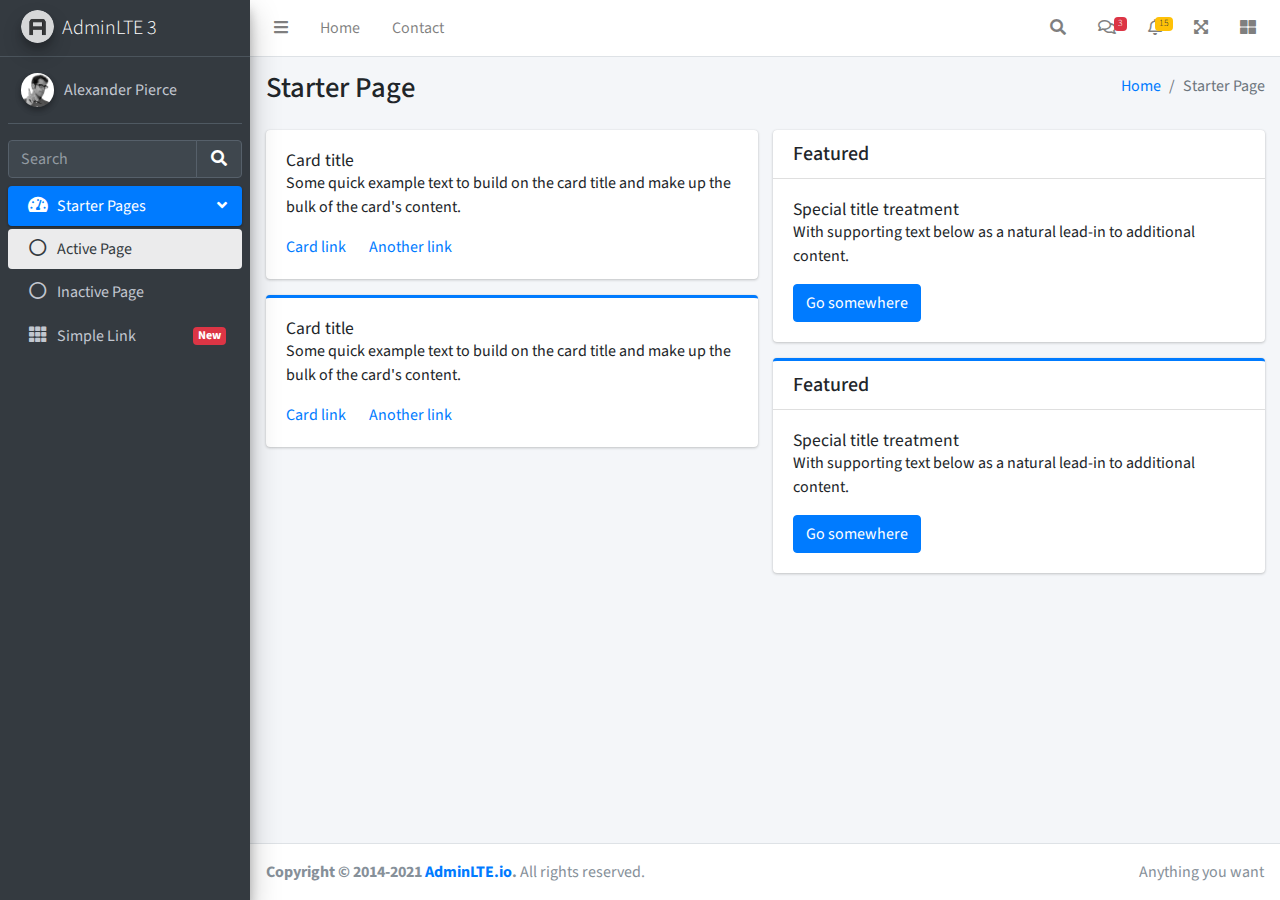
<file: resources/starter.html>
<!DOCTYPE html>
<!--
This is a starter template page. Use this page to start your new project from
scratch. This page gets rid of all links and provides the needed markup only.
-->
<html lang="en">
<head>
  <meta charset="utf-8">
  <meta name="viewport" content="width=device-width, initial-scale=1">
  <title>AdminLTE 3 | Starter</title>

  <!-- Google Font: Source Sans Pro -->
  <link rel="stylesheet" href="https://fonts.googleapis.com/css?family=Source+Sans+Pro:300,400,400i,700&display=fallback">
  <!-- Font Awesome Icons -->
  <link rel="stylesheet" href="plugins/fontawesome-free/css/all.min.css">
  <!-- Theme style -->
  <link rel="stylesheet" href="dist/css/adminlte.min.css">
</head>
<body class="hold-transition sidebar-mini">
<div class="wrapper">

  <!-- Navbar -->
  <nav class="main-header navbar navbar-expand navbar-white navbar-light">
    <!-- Left navbar links -->
    <ul class="navbar-nav">
      <li class="nav-item">
        <a class="nav-link" data-widget="pushmenu" href="#" role="button"><i class="fas fa-bars"></i></a>
      </li>
      <li class="nav-item d-none d-sm-inline-block">
        <a href="index3.html" class="nav-link">Home</a>
      </li>
      <li class="nav-item d-none d-sm-inline-block">
        <a href="#" class="nav-link">Contact</a>
      </li>
    </ul>

    <!-- Right navbar links -->
    <ul class="navbar-nav ml-auto">
      <!-- Navbar Search -->
      <li class="nav-item">
        <a class="nav-link" data-widget="navbar-search" href="#" role="button">
          <i class="fas fa-search"></i>
        </a>
        <div class="navbar-search-block">
          <form class="form-inline">
            <div class="input-group input-group-sm">
              <input class="form-control form-control-navbar" type="search" placeholder="Search" aria-label="Search">
              <div class="input-group-append">
                <button class="btn btn-navbar" type="submit">
                  <i class="fas fa-search"></i>
                </button>
                <button class="btn btn-navbar" type="button" data-widget="navbar-search">
                  <i class="fas fa-times"></i>
                </button>
              </div>
            </div>
          </form>
        </div>
      </li>

      <!-- Messages Dropdown Menu -->
      <li class="nav-item dropdown">
        <a class="nav-link" data-toggle="dropdown" href="#">
          <i class="far fa-comments"></i>
          <span class="badge badge-danger navbar-badge">3</span>
        </a>
        <div class="dropdown-menu dropdown-menu-lg dropdown-menu-right">
          <a href="#" class="dropdown-item">
            <!-- Message Start -->
            <div class="media">
              <img src="dist/img/user1-128x128.jpg" alt="User Avatar" class="img-size-50 mr-3 img-circle">
              <div class="media-body">
                <h3 class="dropdown-item-title">
                  Brad Diesel
                  <span class="float-right text-sm text-danger"><i class="fas fa-star"></i></span>
                </h3>
                <p class="text-sm">Call me whenever you can...</p>
                <p class="text-sm text-muted"><i class="far fa-clock mr-1"></i> 4 Hours Ago</p>
              </div>
            </div>
            <!-- Message End -->
          </a>
          <div class="dropdown-divider"></div>
          <a href="#" class="dropdown-item">
            <!-- Message Start -->
            <div class="media">
              <img src="dist/img/user8-128x128.jpg" alt="User Avatar" class="img-size-50 img-circle mr-3">
              <div class="media-body">
                <h3 class="dropdown-item-title">
                  John Pierce
                  <span class="float-right text-sm text-muted"><i class="fas fa-star"></i></span>
                </h3>
                <p class="text-sm">I got your message bro</p>
                <p class="text-sm text-muted"><i class="far fa-clock mr-1"></i> 4 Hours Ago</p>
              </div>
            </div>
            <!-- Message End -->
          </a>
          <div class="dropdown-divider"></div>
          <a href="#" class="dropdown-item">
            <!-- Message Start -->
            <div class="media">
              <img src="dist/img/user3-128x128.jpg" alt="User Avatar" class="img-size-50 img-circle mr-3">
              <div class="media-body">
                <h3 class="dropdown-item-title">
                  Nora Silvester
                  <span class="float-right text-sm text-warning"><i class="fas fa-star"></i></span>
                </h3>
                <p class="text-sm">The subject goes here</p>
                <p class="text-sm text-muted"><i class="far fa-clock mr-1"></i> 4 Hours Ago</p>
              </div>
            </div>
            <!-- Message End -->
          </a>
          <div class="dropdown-divider"></div>
          <a href="#" class="dropdown-item dropdown-footer">See All Messages</a>
        </div>
      </li>
      <!-- Notifications Dropdown Menu -->
      <li class="nav-item dropdown">
        <a class="nav-link" data-toggle="dropdown" href="#">
          <i class="far fa-bell"></i>
          <span class="badge badge-warning navbar-badge">15</span>
        </a>
        <div class="dropdown-menu dropdown-menu-lg dropdown-menu-right">
          <span class="dropdown-header">15 Notifications</span>
          <div class="dropdown-divider"></div>
          <a href="#" class="dropdown-item">
            <i class="fas fa-envelope mr-2"></i> 4 new messages
            <span class="float-right text-muted text-sm">3 mins</span>
          </a>
          <div class="dropdown-divider"></div>
          <a href="#" class="dropdown-item">
            <i class="fas fa-users mr-2"></i> 8 friend requests
            <span class="float-right text-muted text-sm">12 hours</span>
          </a>
          <div class="dropdown-divider"></div>
          <a href="#" class="dropdown-item">
            <i class="fas fa-file mr-2"></i> 3 new reports
            <span class="float-right text-muted text-sm">2 days</span>
          </a>
          <div class="dropdown-divider"></div>
          <a href="#" class="dropdown-item dropdown-footer">See All Notifications</a>
        </div>
      </li>
      <li class="nav-item">
        <a class="nav-link" data-widget="fullscreen" href="#" role="button">
          <i class="fas fa-expand-arrows-alt"></i>
        </a>
      </li>
      <li class="nav-item">
        <a class="nav-link" data-widget="control-sidebar" data-slide="true" href="#" role="button">
          <i class="fas fa-th-large"></i>
        </a>
      </li>
    </ul>
  </nav>
  <!-- /.navbar -->

  <!-- Main Sidebar Container -->
  <aside class="main-sidebar sidebar-dark-primary elevation-4">
    <!-- Brand Logo -->
    <a href="index3.html" class="brand-link">
      <img src="dist/img/AdminLTELogo.png" alt="AdminLTE Logo" class="brand-image img-circle elevation-3" style="opacity: .8">
      <span class="brand-text font-weight-light">AdminLTE 3</span>
    </a>

    <!-- Sidebar -->
    <div class="sidebar">
      <!-- Sidebar user panel (optional) -->
      <div class="user-panel mt-3 pb-3 mb-3 d-flex">
        <div class="image">
          <img src="dist/img/user2-160x160.jpg" class="img-circle elevation-2" alt="User Image">
        </div>
        <div class="info">
          <a href="#" class="d-block">Alexander Pierce</a>
        </div>
      </div>

      <!-- SidebarSearch Form -->
      <div class="form-inline">
        <div class="input-group" data-widget="sidebar-search">
          <input class="form-control form-control-sidebar" type="search" placeholder="Search" aria-label="Search">
          <div class="input-group-append">
            <button class="btn btn-sidebar">
              <i class="fas fa-search fa-fw"></i>
            </button>
          </div>
        </div>
      </div>

      <!-- Sidebar Menu -->
      <nav class="mt-2">
        <ul class="nav nav-pills nav-sidebar flex-column" data-widget="treeview" role="menu" data-accordion="false">
          <!-- Add icons to the links using the .nav-icon class
               with font-awesome or any other icon font library -->
          <li class="nav-item menu-open">
            <a href="#" class="nav-link active">
              <i class="nav-icon fas fa-tachometer-alt"></i>
              <p>
                Starter Pages
                <i class="right fas fa-angle-left"></i>
              </p>
            </a>
            <ul class="nav nav-treeview">
              <li class="nav-item">
                <a href="#" class="nav-link active">
                  <i class="far fa-circle nav-icon"></i>
                  <p>Active Page</p>
                </a>
              </li>
              <li class="nav-item">
                <a href="#" class="nav-link">
                  <i class="far fa-circle nav-icon"></i>
                  <p>Inactive Page</p>
                </a>
              </li>
            </ul>
          </li>
          <li class="nav-item">
            <a href="#" class="nav-link">
              <i class="nav-icon fas fa-th"></i>
              <p>
                Simple Link
                <span class="right badge badge-danger">New</span>
              </p>
            </a>
          </li>
        </ul>
      </nav>
      <!-- /.sidebar-menu -->
    </div>
    <!-- /.sidebar -->
  </aside>

  <!-- Content Wrapper. Contains page content -->
  <div class="content-wrapper">
    <!-- Content Header (Page header) -->
    <div class="content-header">
      <div class="container-fluid">
        <div class="row mb-2">
          <div class="col-sm-6">
            <h1 class="m-0">Starter Page</h1>
          </div><!-- /.col -->
          <div class="col-sm-6">
            <ol class="breadcrumb float-sm-right">
              <li class="breadcrumb-item"><a href="#">Home</a></li>
              <li class="breadcrumb-item active">Starter Page</li>
            </ol>
          </div><!-- /.col -->
        </div><!-- /.row -->
      </div><!-- /.container-fluid -->
    </div>
    <!-- /.content-header -->

    <!-- Main content -->
    <div class="content">
      <div class="container-fluid">
        <div class="row">
          <div class="col-lg-6">
            <div class="card">
              <div class="card-body">
                <h5 class="card-title">Card title</h5>

                <p class="card-text">
                  Some quick example text to build on the card title and make up the bulk of the card's
                  content.
                </p>

                <a href="#" class="card-link">Card link</a>
                <a href="#" class="card-link">Another link</a>
              </div>
            </div>

            <div class="card card-primary card-outline">
              <div class="card-body">
                <h5 class="card-title">Card title</h5>

                <p class="card-text">
                  Some quick example text to build on the card title and make up the bulk of the card's
                  content.
                </p>
                <a href="#" class="card-link">Card link</a>
                <a href="#" class="card-link">Another link</a>
              </div>
            </div><!-- /.card -->
          </div>
          <!-- /.col-md-6 -->
          <div class="col-lg-6">
            <div class="card">
              <div class="card-header">
                <h5 class="m-0">Featured</h5>
              </div>
              <div class="card-body">
                <h6 class="card-title">Special title treatment</h6>

                <p class="card-text">With supporting text below as a natural lead-in to additional content.</p>
                <a href="#" class="btn btn-primary">Go somewhere</a>
              </div>
            </div>

            <div class="card card-primary card-outline">
              <div class="card-header">
                <h5 class="m-0">Featured</h5>
              </div>
              <div class="card-body">
                <h6 class="card-title">Special title treatment</h6>

                <p class="card-text">With supporting text below as a natural lead-in to additional content.</p>
                <a href="#" class="btn btn-primary">Go somewhere</a>
              </div>
            </div>
          </div>
          <!-- /.col-md-6 -->
        </div>
        <!-- /.row -->
      </div><!-- /.container-fluid -->
    </div>
    <!-- /.content -->
  </div>
  <!-- /.content-wrapper -->

  <!-- Control Sidebar -->
  <aside class="control-sidebar control-sidebar-dark">
    <!-- Control sidebar content goes here -->
    <div class="p-3">
      <h5>Title</h5>
      <p>Sidebar content</p>
    </div>
  </aside>
  <!-- /.control-sidebar -->

  <!-- Main Footer -->
  <footer class="main-footer">
    <!-- To the right -->
    <div class="float-right d-none d-sm-inline">
      Anything you want
    </div>
    <!-- Default to the left -->
    <strong>Copyright &copy; 2014-2021 <a href="https://adminlte.io">AdminLTE.io</a>.</strong> All rights reserved.
  </footer>
</div>
<!-- ./wrapper -->

<!-- REQUIRED SCRIPTS -->

<!-- jQuery -->
<script src="plugins/jquery/jquery.min.js"></script>
<!-- Bootstrap 4 -->
<script src="plugins/bootstrap/js/bootstrap.bundle.min.js"></script>
<!-- AdminLTE App -->
<script src="dist/js/adminlte.min.js"></script>
</body>
</html>
</file>
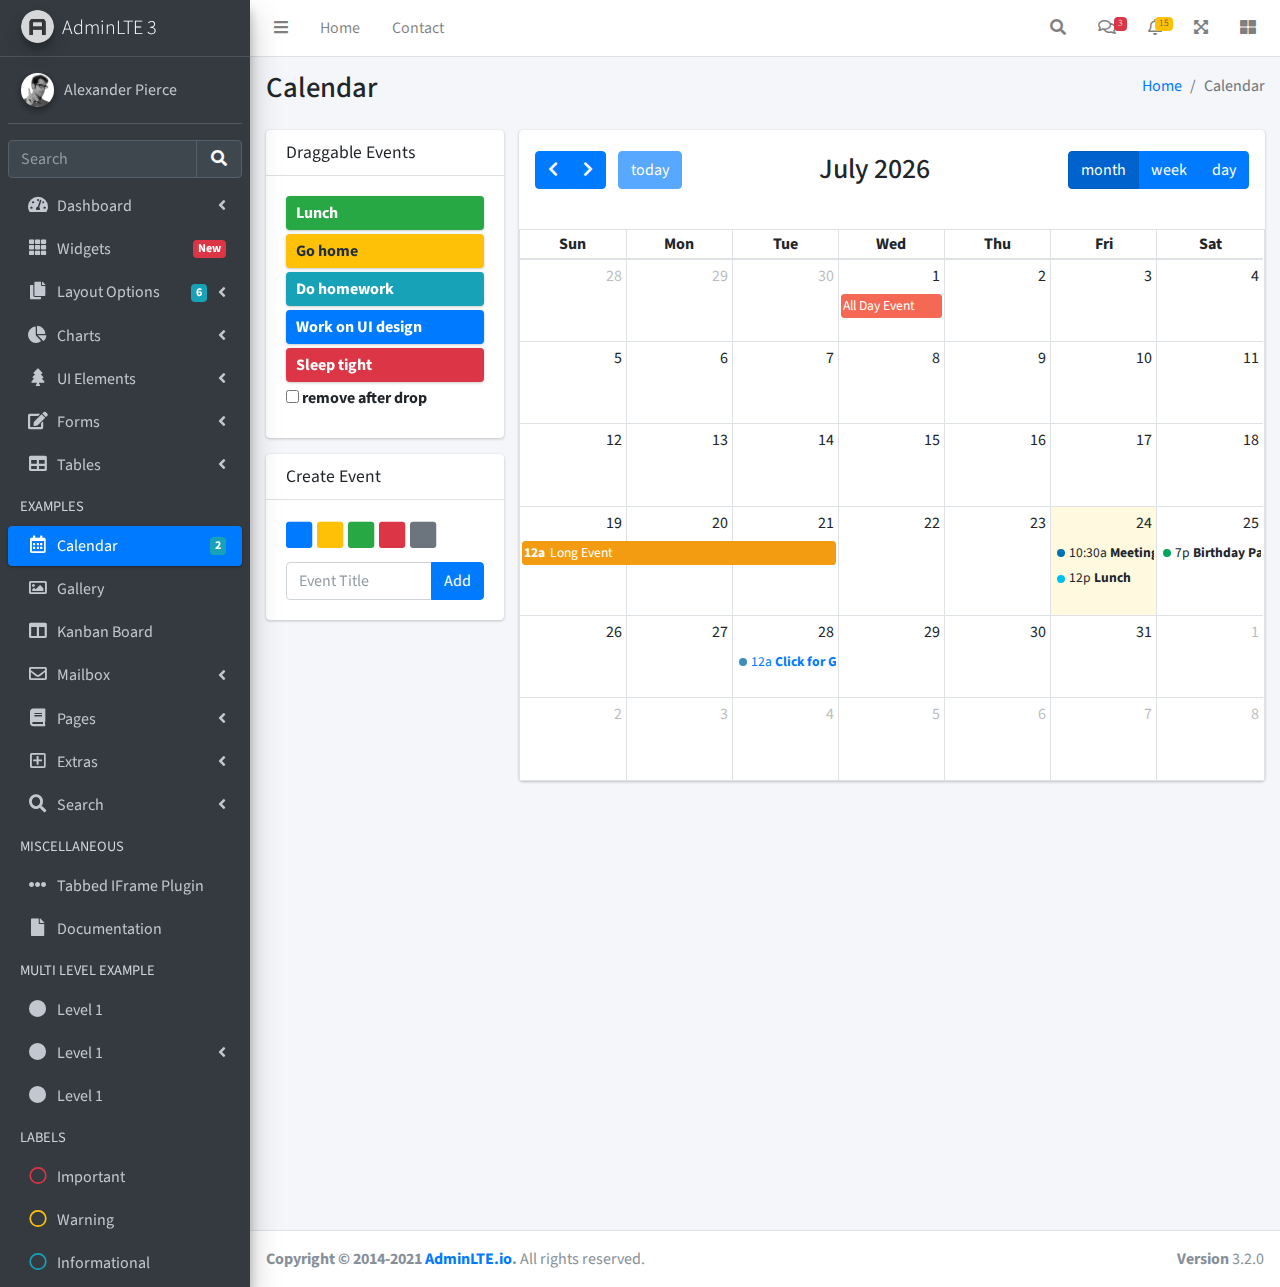
<file: resources/pages/calendar.html>
<!DOCTYPE html>
<html lang="en">
<head>
  <meta charset="utf-8">
  <meta name="viewport" content="width=device-width, initial-scale=1">
  <title>AdminLTE 3 | Calendar</title>

  <!-- Google Font: Source Sans Pro -->
  <link rel="stylesheet" href="https://fonts.googleapis.com/css?family=Source+Sans+Pro:300,400,400i,700&display=fallback">
  <!-- Font Awesome -->
  <link rel="stylesheet" href="../plugins/fontawesome-free/css/all.min.css">
  <!-- fullCalendar -->
  <link rel="stylesheet" href="../plugins/fullcalendar/main.css">
  <!-- Theme style -->
  <link rel="stylesheet" href="../dist/css/adminlte.min.css">
</head>
<body class="hold-transition sidebar-mini">
<div class="wrapper">
  <!-- Navbar -->
  <nav class="main-header navbar navbar-expand navbar-white navbar-light">
    <!-- Left navbar links -->
    <ul class="navbar-nav">
      <li class="nav-item">
        <a class="nav-link" data-widget="pushmenu" href="#" role="button"><i class="fas fa-bars"></i></a>
      </li>
      <li class="nav-item d-none d-sm-inline-block">
        <a href="../index3.html" class="nav-link">Home</a>
      </li>
      <li class="nav-item d-none d-sm-inline-block">
        <a href="#" class="nav-link">Contact</a>
      </li>
    </ul>

    <!-- Right navbar links -->
    <ul class="navbar-nav ml-auto">
      <!-- Navbar Search -->
      <li class="nav-item">
        <a class="nav-link" data-widget="navbar-search" href="#" role="button">
          <i class="fas fa-search"></i>
        </a>
        <div class="navbar-search-block">
          <form class="form-inline">
            <div class="input-group input-group-sm">
              <input class="form-control form-control-navbar" type="search" placeholder="Search" aria-label="Search">
              <div class="input-group-append">
                <button class="btn btn-navbar" type="submit">
                  <i class="fas fa-search"></i>
                </button>
                <button class="btn btn-navbar" type="button" data-widget="navbar-search">
                  <i class="fas fa-times"></i>
                </button>
              </div>
            </div>
          </form>
        </div>
      </li>

      <!-- Messages Dropdown Menu -->
      <li class="nav-item dropdown">
        <a class="nav-link" data-toggle="dropdown" href="#">
          <i class="far fa-comments"></i>
          <span class="badge badge-danger navbar-badge">3</span>
        </a>
        <div class="dropdown-menu dropdown-menu-lg dropdown-menu-right">
          <a href="#" class="dropdown-item">
            <!-- Message Start -->
            <div class="media">
              <img src="../dist/img/user1-128x128.jpg" alt="User Avatar" class="img-size-50 mr-3 img-circle">
              <div class="media-body">
                <h3 class="dropdown-item-title">
                  Brad Diesel
                  <span class="float-right text-sm text-danger"><i class="fas fa-star"></i></span>
                </h3>
                <p class="text-sm">Call me whenever you can...</p>
                <p class="text-sm text-muted"><i class="far fa-clock mr-1"></i> 4 Hours Ago</p>
              </div>
            </div>
            <!-- Message End -->
          </a>
          <div class="dropdown-divider"></div>
          <a href="#" class="dropdown-item">
            <!-- Message Start -->
            <div class="media">
              <img src="../dist/img/user8-128x128.jpg" alt="User Avatar" class="img-size-50 img-circle mr-3">
              <div class="media-body">
                <h3 class="dropdown-item-title">
                  John Pierce
                  <span class="float-right text-sm text-muted"><i class="fas fa-star"></i></span>
                </h3>
                <p class="text-sm">I got your message bro</p>
                <p class="text-sm text-muted"><i class="far fa-clock mr-1"></i> 4 Hours Ago</p>
              </div>
            </div>
            <!-- Message End -->
          </a>
          <div class="dropdown-divider"></div>
          <a href="#" class="dropdown-item">
            <!-- Message Start -->
            <div class="media">
              <img src="../dist/img/user3-128x128.jpg" alt="User Avatar" class="img-size-50 img-circle mr-3">
              <div class="media-body">
                <h3 class="dropdown-item-title">
                  Nora Silvester
                  <span class="float-right text-sm text-warning"><i class="fas fa-star"></i></span>
                </h3>
                <p class="text-sm">The subject goes here</p>
                <p class="text-sm text-muted"><i class="far fa-clock mr-1"></i> 4 Hours Ago</p>
              </div>
            </div>
            <!-- Message End -->
          </a>
          <div class="dropdown-divider"></div>
          <a href="#" class="dropdown-item dropdown-footer">See All Messages</a>
        </div>
      </li>
      <!-- Notifications Dropdown Menu -->
      <li class="nav-item dropdown">
        <a class="nav-link" data-toggle="dropdown" href="#">
          <i class="far fa-bell"></i>
          <span class="badge badge-warning navbar-badge">15</span>
        </a>
        <div class="dropdown-menu dropdown-menu-lg dropdown-menu-right">
          <span class="dropdown-item dropdown-header">15 Notifications</span>
          <div class="dropdown-divider"></div>
          <a href="#" class="dropdown-item">
            <i class="fas fa-envelope mr-2"></i> 4 new messages
            <span class="float-right text-muted text-sm">3 mins</span>
          </a>
          <div class="dropdown-divider"></div>
          <a href="#" class="dropdown-item">
            <i class="fas fa-users mr-2"></i> 8 friend requests
            <span class="float-right text-muted text-sm">12 hours</span>
          </a>
          <div class="dropdown-divider"></div>
          <a href="#" class="dropdown-item">
            <i class="fas fa-file mr-2"></i> 3 new reports
            <span class="float-right text-muted text-sm">2 days</span>
          </a>
          <div class="dropdown-divider"></div>
          <a href="#" class="dropdown-item dropdown-footer">See All Notifications</a>
        </div>
      </li>
      <li class="nav-item">
        <a class="nav-link" data-widget="fullscreen" href="#" role="button">
          <i class="fas fa-expand-arrows-alt"></i>
        </a>
      </li>
      <li class="nav-item">
        <a class="nav-link" data-widget="control-sidebar" data-slide="true" href="#" role="button">
          <i class="fas fa-th-large"></i>
        </a>
      </li>
    </ul>
  </nav>
  <!-- /.navbar -->

  <!-- Main Sidebar Container -->
  <aside class="main-sidebar sidebar-dark-primary elevation-4">
    <!-- Brand Logo -->
    <a href="../index3.html" class="brand-link">
      <img src="../dist/img/AdminLTELogo.png" alt="AdminLTE Logo" class="brand-image img-circle elevation-3" style="opacity: .8">
      <span class="brand-text font-weight-light">AdminLTE 3</span>
    </a>

    <!-- Sidebar -->
    <div class="sidebar">
      <!-- Sidebar user panel (optional) -->
      <div class="user-panel mt-3 pb-3 mb-3 d-flex">
        <div class="image">
          <img src="../dist/img/user2-160x160.jpg" class="img-circle elevation-2" alt="User Image">
        </div>
        <div class="info">
          <a href="#" class="d-block">Alexander Pierce</a>
        </div>
      </div>

      <!-- SidebarSearch Form -->
      <div class="form-inline">
        <div class="input-group" data-widget="sidebar-search">
          <input class="form-control form-control-sidebar" type="search" placeholder="Search" aria-label="Search">
          <div class="input-group-append">
            <button class="btn btn-sidebar">
              <i class="fas fa-search fa-fw"></i>
            </button>
          </div>
        </div>
      </div>

      <!-- Sidebar Menu -->
      <nav class="mt-2">
        <ul class="nav nav-pills nav-sidebar flex-column" data-widget="treeview" role="menu" data-accordion="false">
          <!-- Add icons to the links using the .nav-icon class
               with font-awesome or any other icon font library -->
          <li class="nav-item">
            <a href="#" class="nav-link">
              <i class="nav-icon fas fa-tachometer-alt"></i>
              <p>
                Dashboard
                <i class="right fas fa-angle-left"></i>
              </p>
            </a>
            <ul class="nav nav-treeview">
              <li class="nav-item">
                <a href="../index.html" class="nav-link">
                  <i class="far fa-circle nav-icon"></i>
                  <p>Dashboard v1</p>
                </a>
              </li>
              <li class="nav-item">
                <a href="../index2.html" class="nav-link">
                  <i class="far fa-circle nav-icon"></i>
                  <p>Dashboard v2</p>
                </a>
              </li>
              <li class="nav-item">
                <a href="../index3.html" class="nav-link">
                  <i class="far fa-circle nav-icon"></i>
                  <p>Dashboard v3</p>
                </a>
              </li>
            </ul>
          </li>
          <li class="nav-item">
            <a href="widgets.html" class="nav-link">
              <i class="nav-icon fas fa-th"></i>
              <p>
                Widgets
                <span class="right badge badge-danger">New</span>
              </p>
            </a>
          </li>
          <li class="nav-item">
            <a href="#" class="nav-link">
              <i class="nav-icon fas fa-copy"></i>
              <p>
                Layout Options
                <i class="fas fa-angle-left right"></i>
                <span class="badge badge-info right">6</span>
              </p>
            </a>
            <ul class="nav nav-treeview">
              <li class="nav-item">
                <a href="layout/top-nav.html" class="nav-link">
                  <i class="far fa-circle nav-icon"></i>
                  <p>Top Navigation</p>
                </a>
              </li>
              <li class="nav-item">
                <a href="layout/top-nav-sidebar.html" class="nav-link">
                  <i class="far fa-circle nav-icon"></i>
                  <p>Top Navigation + Sidebar</p>
                </a>
              </li>
              <li class="nav-item">
                <a href="layout/boxed.html" class="nav-link">
                  <i class="far fa-circle nav-icon"></i>
                  <p>Boxed</p>
                </a>
              </li>
              <li class="nav-item">
                <a href="layout/fixed-sidebar.html" class="nav-link">
                  <i class="far fa-circle nav-icon"></i>
                  <p>Fixed Sidebar</p>
                </a>
              </li>
              <li class="nav-item">
                <a href="layout/fixed-sidebar-custom.html" class="nav-link">
                  <i class="far fa-circle nav-icon"></i>
                  <p>Fixed Sidebar <small>+ Custom Area</small></p>
                </a>
              </li>
              <li class="nav-item">
                <a href="layout/fixed-topnav.html" class="nav-link">
                  <i class="far fa-circle nav-icon"></i>
                  <p>Fixed Navbar</p>
                </a>
              </li>
              <li class="nav-item">
                <a href="layout/fixed-footer.html" class="nav-link">
                  <i class="far fa-circle nav-icon"></i>
                  <p>Fixed Footer</p>
                </a>
              </li>
              <li class="nav-item">
                <a href="layout/collapsed-sidebar.html" class="nav-link">
                  <i class="far fa-circle nav-icon"></i>
                  <p>Collapsed Sidebar</p>
                </a>
              </li>
            </ul>
          </li>
          <li class="nav-item">
            <a href="#" class="nav-link">
              <i class="nav-icon fas fa-chart-pie"></i>
              <p>
                Charts
                <i class="right fas fa-angle-left"></i>
              </p>
            </a>
            <ul class="nav nav-treeview">
              <li class="nav-item">
                <a href="charts/chartjs.html" class="nav-link">
                  <i class="far fa-circle nav-icon"></i>
                  <p>ChartJS</p>
                </a>
              </li>
              <li class="nav-item">
                <a href="charts/flot.html" class="nav-link">
                  <i class="far fa-circle nav-icon"></i>
                  <p>Flot</p>
                </a>
              </li>
              <li class="nav-item">
                <a href="charts/inline.html" class="nav-link">
                  <i class="far fa-circle nav-icon"></i>
                  <p>Inline</p>
                </a>
              </li>
              <li class="nav-item">
                <a href="charts/uplot.html" class="nav-link">
                  <i class="far fa-circle nav-icon"></i>
                  <p>uPlot</p>
                </a>
              </li>
            </ul>
          </li>
          <li class="nav-item">
            <a href="#" class="nav-link">
              <i class="nav-icon fas fa-tree"></i>
              <p>
                UI Elements
                <i class="fas fa-angle-left right"></i>
              </p>
            </a>
            <ul class="nav nav-treeview">
              <li class="nav-item">
                <a href="UI/general.html" class="nav-link">
                  <i class="far fa-circle nav-icon"></i>
                  <p>General</p>
                </a>
              </li>
              <li class="nav-item">
                <a href="UI/icons.html" class="nav-link">
                  <i class="far fa-circle nav-icon"></i>
                  <p>Icons</p>
                </a>
              </li>
              <li class="nav-item">
                <a href="UI/buttons.html" class="nav-link">
                  <i class="far fa-circle nav-icon"></i>
                  <p>Buttons</p>
                </a>
              </li>
              <li class="nav-item">
                <a href="UI/sliders.html" class="nav-link">
                  <i class="far fa-circle nav-icon"></i>
                  <p>Sliders</p>
                </a>
              </li>
              <li class="nav-item">
                <a href="UI/modals.html" class="nav-link">
                  <i class="far fa-circle nav-icon"></i>
                  <p>Modals & Alerts</p>
                </a>
              </li>
              <li class="nav-item">
                <a href="UI/navbar.html" class="nav-link">
                  <i class="far fa-circle nav-icon"></i>
                  <p>Navbar & Tabs</p>
                </a>
              </li>
              <li class="nav-item">
                <a href="UI/timeline.html" class="nav-link">
                  <i class="far fa-circle nav-icon"></i>
                  <p>Timeline</p>
                </a>
              </li>
              <li class="nav-item">
                <a href="UI/ribbons.html" class="nav-link">
                  <i class="far fa-circle nav-icon"></i>
                  <p>Ribbons</p>
                </a>
              </li>
            </ul>
          </li>
          <li class="nav-item">
            <a href="#" class="nav-link">
              <i class="nav-icon fas fa-edit"></i>
              <p>
                Forms
                <i class="fas fa-angle-left right"></i>
              </p>
            </a>
            <ul class="nav nav-treeview">
              <li class="nav-item">
                <a href="forms/general.html" class="nav-link">
                  <i class="far fa-circle nav-icon"></i>
                  <p>General Elements</p>
                </a>
              </li>
              <li class="nav-item">
                <a href="forms/advanced.html" class="nav-link">
                  <i class="far fa-circle nav-icon"></i>
                  <p>Advanced Elements</p>
                </a>
              </li>
              <li class="nav-item">
                <a href="forms/editors.html" class="nav-link">
                  <i class="far fa-circle nav-icon"></i>
                  <p>Editors</p>
                </a>
              </li>
              <li class="nav-item">
                <a href="forms/validation.html" class="nav-link">
                  <i class="far fa-circle nav-icon"></i>
                  <p>Validation</p>
                </a>
              </li>
            </ul>
          </li>
          <li class="nav-item">
            <a href="#" class="nav-link">
              <i class="nav-icon fas fa-table"></i>
              <p>
                Tables
                <i class="fas fa-angle-left right"></i>
              </p>
            </a>
            <ul class="nav nav-treeview">
              <li class="nav-item">
                <a href="tables/simple.html" class="nav-link">
                  <i class="far fa-circle nav-icon"></i>
                  <p>Simple Tables</p>
                </a>
              </li>
              <li class="nav-item">
                <a href="tables/data.html" class="nav-link">
                  <i class="far fa-circle nav-icon"></i>
                  <p>DataTables</p>
                </a>
              </li>
              <li class="nav-item">
                <a href="tables/jsgrid.html" class="nav-link">
                  <i class="far fa-circle nav-icon"></i>
                  <p>jsGrid</p>
                </a>
              </li>
            </ul>
          </li>
          <li class="nav-header">EXAMPLES</li>
          <li class="nav-item">
            <a href="calendar.html" class="nav-link active">
              <i class="nav-icon far fa-calendar-alt"></i>
              <p>
                Calendar
                <span class="badge badge-info right">2</span>
              </p>
            </a>
          </li>
          <li class="nav-item">
            <a href="gallery.html" class="nav-link">
              <i class="nav-icon far fa-image"></i>
              <p>
                Gallery
              </p>
            </a>
          </li>
          <li class="nav-item">
            <a href="kanban.html" class="nav-link">
              <i class="nav-icon fas fa-columns"></i>
              <p>
                Kanban Board
              </p>
            </a>
          </li>
          <li class="nav-item">
            <a href="#" class="nav-link">
              <i class="nav-icon far fa-envelope"></i>
              <p>
                Mailbox
                <i class="fas fa-angle-left right"></i>
              </p>
            </a>
            <ul class="nav nav-treeview">
              <li class="nav-item">
                <a href="mailbox/mailbox.html" class="nav-link">
                  <i class="far fa-circle nav-icon"></i>
                  <p>Inbox</p>
                </a>
              </li>
              <li class="nav-item">
                <a href="mailbox/compose.html" class="nav-link">
                  <i class="far fa-circle nav-icon"></i>
                  <p>Compose</p>
                </a>
              </li>
              <li class="nav-item">
                <a href="mailbox/read-mail.html" class="nav-link">
                  <i class="far fa-circle nav-icon"></i>
                  <p>Read</p>
                </a>
              </li>
            </ul>
          </li>
          <li class="nav-item">
            <a href="#" class="nav-link">
              <i class="nav-icon fas fa-book"></i>
              <p>
                Pages
                <i class="fas fa-angle-left right"></i>
              </p>
            </a>
            <ul class="nav nav-treeview">
              <li class="nav-item">
                <a href="examples/invoice.html" class="nav-link">
                  <i class="far fa-circle nav-icon"></i>
                  <p>Invoice</p>
                </a>
              </li>
              <li class="nav-item">
                <a href="examples/profile.html" class="nav-link">
                  <i class="far fa-circle nav-icon"></i>
                  <p>Profile</p>
                </a>
              </li>
              <li class="nav-item">
                <a href="examples/e-commerce.html" class="nav-link">
                  <i class="far fa-circle nav-icon"></i>
                  <p>E-commerce</p>
                </a>
              </li>
              <li class="nav-item">
                <a href="examples/projects.html" class="nav-link">
                  <i class="far fa-circle nav-icon"></i>
                  <p>Projects</p>
                </a>
              </li>
              <li class="nav-item">
                <a href="examples/project-add.html" class="nav-link">
                  <i class="far fa-circle nav-icon"></i>
                  <p>Project Add</p>
                </a>
              </li>
              <li class="nav-item">
                <a href="examples/project-edit.html" class="nav-link">
                  <i class="far fa-circle nav-icon"></i>
                  <p>Project Edit</p>
                </a>
              </li>
              <li class="nav-item">
                <a href="examples/project-detail.html" class="nav-link">
                  <i class="far fa-circle nav-icon"></i>
                  <p>Project Detail</p>
                </a>
              </li>
              <li class="nav-item">
                <a href="examples/contacts.html" class="nav-link">
                  <i class="far fa-circle nav-icon"></i>
                  <p>Contacts</p>
                </a>
              </li>
              <li class="nav-item">
                <a href="examples/faq.html" class="nav-link">
                  <i class="far fa-circle nav-icon"></i>
                  <p>FAQ</p>
                </a>
              </li>
              <li class="nav-item">
                <a href="examples/contact-us.html" class="nav-link">
                  <i class="far fa-circle nav-icon"></i>
                  <p>Contact us</p>
                </a>
              </li>
            </ul>
          </li>
          <li class="nav-item">
            <a href="#" class="nav-link">
              <i class="nav-icon far fa-plus-square"></i>
              <p>
                Extras
                <i class="fas fa-angle-left right"></i>
              </p>
            </a>
            <ul class="nav nav-treeview">
              <li class="nav-item">
                <a href="#" class="nav-link">
                  <i class="far fa-circle nav-icon"></i>
                  <p>
                    Login & Register v1
                    <i class="fas fa-angle-left right"></i>
                  </p>
                </a>
                <ul class="nav nav-treeview">
                  <li class="nav-item">
                    <a href="examples/login.html" class="nav-link">
                      <i class="far fa-circle nav-icon"></i>
                      <p>Login v1</p>
                    </a>
                  </li>
                  <li class="nav-item">
                    <a href="examples/register.html" class="nav-link">
                      <i class="far fa-circle nav-icon"></i>
                      <p>Register v1</p>
                    </a>
                  </li>
                  <li class="nav-item">
                    <a href="examples/forgot-password.html" class="nav-link">
                      <i class="far fa-circle nav-icon"></i>
                      <p>Forgot Password v1</p>
                    </a>
                  </li>
                  <li class="nav-item">
                    <a href="examples/recover-password.html" class="nav-link">
                      <i class="far fa-circle nav-icon"></i>
                      <p>Recover Password v1</p>
                    </a>
                  </li>
                </ul>
              </li>
              <li class="nav-item">
                <a href="#" class="nav-link">
                  <i class="far fa-circle nav-icon"></i>
                  <p>
                    Login & Register v2
                    <i class="fas fa-angle-left right"></i>
                  </p>
                </a>
                <ul class="nav nav-treeview">
                  <li class="nav-item">
                    <a href="examples/login-v2.html" class="nav-link">
                      <i class="far fa-circle nav-icon"></i>
                      <p>Login v2</p>
                    </a>
                  </li>
                  <li class="nav-item">
                    <a href="examples/register-v2.html" class="nav-link">
                      <i class="far fa-circle nav-icon"></i>
                      <p>Register v2</p>
                    </a>
                  </li>
                  <li class="nav-item">
                    <a href="examples/forgot-password-v2.html" class="nav-link">
                      <i class="far fa-circle nav-icon"></i>
                      <p>Forgot Password v2</p>
                    </a>
                  </li>
                  <li class="nav-item">
                    <a href="examples/recover-password-v2.html" class="nav-link">
                      <i class="far fa-circle nav-icon"></i>
                      <p>Recover Password v2</p>
                    </a>
                  </li>
                </ul>
              </li>
              <li class="nav-item">
                <a href="examples/lockscreen.html" class="nav-link">
                  <i class="far fa-circle nav-icon"></i>
                  <p>Lockscreen</p>
                </a>
              </li>
              <li class="nav-item">
                <a href="examples/legacy-user-menu.html" class="nav-link">
                  <i class="far fa-circle nav-icon"></i>
                  <p>Legacy User Menu</p>
                </a>
              </li>
              <li class="nav-item">
                <a href="examples/language-menu.html" class="nav-link">
                  <i class="far fa-circle nav-icon"></i>
                  <p>Language Menu</p>
                </a>
              </li>
              <li class="nav-item">
                <a href="examples/404.html" class="nav-link">
                  <i class="far fa-circle nav-icon"></i>
                  <p>Error 404</p>
                </a>
              </li>
              <li class="nav-item">
                <a href="examples/500.html" class="nav-link">
                  <i class="far fa-circle nav-icon"></i>
                  <p>Error 500</p>
                </a>
              </li>
              <li class="nav-item">
                <a href="examples/pace.html" class="nav-link">
                  <i class="far fa-circle nav-icon"></i>
                  <p>Pace</p>
                </a>
              </li>
              <li class="nav-item">
                <a href="examples/blank.html" class="nav-link">
                  <i class="far fa-circle nav-icon"></i>
                  <p>Blank Page</p>
                </a>
              </li>
              <li class="nav-item">
                <a href="../starter.html" class="nav-link">
                  <i class="far fa-circle nav-icon"></i>
                  <p>Starter Page</p>
                </a>
              </li>
            </ul>
          </li>
          <li class="nav-item">
            <a href="#" class="nav-link">
              <i class="nav-icon fas fa-search"></i>
              <p>
                Search
                <i class="fas fa-angle-left right"></i>
              </p>
            </a>
            <ul class="nav nav-treeview">
              <li class="nav-item">
                <a href="search/simple.html" class="nav-link">
                  <i class="far fa-circle nav-icon"></i>
                  <p>Simple Search</p>
                </a>
              </li>
              <li class="nav-item">
                <a href="search/enhanced.html" class="nav-link">
                  <i class="far fa-circle nav-icon"></i>
                  <p>Enhanced</p>
                </a>
              </li>
            </ul>
          </li>
          <li class="nav-header">MISCELLANEOUS</li>
          <li class="nav-item">
            <a href="../iframe.html" class="nav-link">
              <i class="nav-icon fas fa-ellipsis-h"></i>
              <p>Tabbed IFrame Plugin</p>
            </a>
          </li>
          <li class="nav-item">
            <a href="https://adminlte.io/docs/3.1/" class="nav-link">
              <i class="nav-icon fas fa-file"></i>
              <p>Documentation</p>
            </a>
          </li>
          <li class="nav-header">MULTI LEVEL EXAMPLE</li>
          <li class="nav-item">
            <a href="#" class="nav-link">
              <i class="fas fa-circle nav-icon"></i>
              <p>Level 1</p>
            </a>
          </li>
          <li class="nav-item">
            <a href="#" class="nav-link">
              <i class="nav-icon fas fa-circle"></i>
              <p>
                Level 1
                <i class="right fas fa-angle-left"></i>
              </p>
            </a>
            <ul class="nav nav-treeview">
              <li class="nav-item">
                <a href="#" class="nav-link">
                  <i class="far fa-circle nav-icon"></i>
                  <p>Level 2</p>
                </a>
              </li>
              <li class="nav-item">
                <a href="#" class="nav-link">
                  <i class="far fa-circle nav-icon"></i>
                  <p>
                    Level 2
                    <i class="right fas fa-angle-left"></i>
                  </p>
                </a>
                <ul class="nav nav-treeview">
                  <li class="nav-item">
                    <a href="#" class="nav-link">
                      <i class="far fa-dot-circle nav-icon"></i>
                      <p>Level 3</p>
                    </a>
                  </li>
                  <li class="nav-item">
                    <a href="#" class="nav-link">
                      <i class="far fa-dot-circle nav-icon"></i>
                      <p>Level 3</p>
                    </a>
                  </li>
                  <li class="nav-item">
                    <a href="#" class="nav-link">
                      <i class="far fa-dot-circle nav-icon"></i>
                      <p>Level 3</p>
                    </a>
                  </li>
                </ul>
              </li>
              <li class="nav-item">
                <a href="#" class="nav-link">
                  <i class="far fa-circle nav-icon"></i>
                  <p>Level 2</p>
                </a>
              </li>
            </ul>
          </li>
          <li class="nav-item">
            <a href="#" class="nav-link">
              <i class="fas fa-circle nav-icon"></i>
              <p>Level 1</p>
            </a>
          </li>
          <li class="nav-header">LABELS</li>
          <li class="nav-item">
            <a href="#" class="nav-link">
              <i class="nav-icon far fa-circle text-danger"></i>
              <p class="text">Important</p>
            </a>
          </li>
          <li class="nav-item">
            <a href="#" class="nav-link">
              <i class="nav-icon far fa-circle text-warning"></i>
              <p>Warning</p>
            </a>
          </li>
          <li class="nav-item">
            <a href="#" class="nav-link">
              <i class="nav-icon far fa-circle text-info"></i>
              <p>Informational</p>
            </a>
          </li>
        </ul>
      </nav>
      <!-- /.sidebar-menu -->
    </div>
    <!-- /.sidebar -->
  </aside>

  <!-- Content Wrapper. Contains page content -->
  <div class="content-wrapper">
    <!-- Content Header (Page header) -->
    <section class="content-header">
      <div class="container-fluid">
        <div class="row mb-2">
          <div class="col-sm-6">
            <h1>Calendar</h1>
          </div>
          <div class="col-sm-6">
            <ol class="breadcrumb float-sm-right">
              <li class="breadcrumb-item"><a href="#">Home</a></li>
              <li class="breadcrumb-item active">Calendar</li>
            </ol>
          </div>
        </div>
      </div><!-- /.container-fluid -->
    </section>

    <!-- Main content -->
    <section class="content">
      <div class="container-fluid">
        <div class="row">
          <div class="col-md-3">
            <div class="sticky-top mb-3">
              <div class="card">
                <div class="card-header">
                  <h4 class="card-title">Draggable Events</h4>
                </div>
                <div class="card-body">
                  <!-- the events -->
                  <div id="external-events">
                    <div class="external-event bg-success">Lunch</div>
                    <div class="external-event bg-warning">Go home</div>
                    <div class="external-event bg-info">Do homework</div>
                    <div class="external-event bg-primary">Work on UI design</div>
                    <div class="external-event bg-danger">Sleep tight</div>
                    <div class="checkbox">
                      <label for="drop-remove">
                        <input type="checkbox" id="drop-remove">
                        remove after drop
                      </label>
                    </div>
                  </div>
                </div>
                <!-- /.card-body -->
              </div>
              <!-- /.card -->
              <div class="card">
                <div class="card-header">
                  <h3 class="card-title">Create Event</h3>
                </div>
                <div class="card-body">
                  <div class="btn-group" style="width: 100%; margin-bottom: 10px;">
                    <ul class="fc-color-picker" id="color-chooser">
                      <li><a class="text-primary" href="#"><i class="fas fa-square"></i></a></li>
                      <li><a class="text-warning" href="#"><i class="fas fa-square"></i></a></li>
                      <li><a class="text-success" href="#"><i class="fas fa-square"></i></a></li>
                      <li><a class="text-danger" href="#"><i class="fas fa-square"></i></a></li>
                      <li><a class="text-muted" href="#"><i class="fas fa-square"></i></a></li>
                    </ul>
                  </div>
                  <!-- /btn-group -->
                  <div class="input-group">
                    <input id="new-event" type="text" class="form-control" placeholder="Event Title">

                    <div class="input-group-append">
                      <button id="add-new-event" type="button" class="btn btn-primary">Add</button>
                    </div>
                    <!-- /btn-group -->
                  </div>
                  <!-- /input-group -->
                </div>
              </div>
            </div>
          </div>
          <!-- /.col -->
          <div class="col-md-9">
            <div class="card card-primary">
              <div class="card-body p-0">
                <!-- THE CALENDAR -->
                <div id="calendar"></div>
              </div>
              <!-- /.card-body -->
            </div>
            <!-- /.card -->
          </div>
          <!-- /.col -->
        </div>
        <!-- /.row -->
      </div><!-- /.container-fluid -->
    </section>
    <!-- /.content -->
  </div>
  <!-- /.content-wrapper -->

  <footer class="main-footer">
    <div class="float-right d-none d-sm-block">
      <b>Version</b> 3.2.0
    </div>
    <strong>Copyright &copy; 2014-2021 <a href="https://adminlte.io">AdminLTE.io</a>.</strong> All rights reserved.
  </footer>

  <!-- Control Sidebar -->
  <aside class="control-sidebar control-sidebar-dark">
    <!-- Control sidebar content goes here -->
  </aside>
  <!-- /.control-sidebar -->
</div>
<!-- ./wrapper -->

<!-- jQuery -->
<script src="../plugins/jquery/jquery.min.js"></script>
<!-- Bootstrap -->
<script src="../plugins/bootstrap/js/bootstrap.bundle.min.js"></script>
<!-- jQuery UI -->
<script src="../plugins/jquery-ui/jquery-ui.min.js"></script>
<!-- AdminLTE App -->
<script src="../dist/js/adminlte.min.js"></script>
<!-- fullCalendar 2.2.5 -->
<script src="../plugins/moment/moment.min.js"></script>
<script src="../plugins/fullcalendar/main.js"></script>
<!-- AdminLTE for demo purposes -->
<script src="../dist/js/demo.js"></script>
<!-- Page specific script -->
<script>
  $(function () {

    /* initialize the external events
     -----------------------------------------------------------------*/
    function ini_events(ele) {
      ele.each(function () {

        // create an Event Object (https://fullcalendar.io/docs/event-object)
        // it doesn't need to have a start or end
        var eventObject = {
          title: $.trim($(this).text()) // use the element's text as the event title
        }

        // store the Event Object in the DOM element so we can get to it later
        $(this).data('eventObject', eventObject)

        // make the event draggable using jQuery UI
        $(this).draggable({
          zIndex        : 1070,
          revert        : true, // will cause the event to go back to its
          revertDuration: 0  //  original position after the drag
        })

      })
    }

    ini_events($('#external-events div.external-event'))

    /* initialize the calendar
     -----------------------------------------------------------------*/
    //Date for the calendar events (dummy data)
    var date = new Date()
    var d    = date.getDate(),
        m    = date.getMonth(),
        y    = date.getFullYear()

    var Calendar = FullCalendar.Calendar;
    var Draggable = FullCalendar.Draggable;

    var containerEl = document.getElementById('external-events');
    var checkbox = document.getElementById('drop-remove');
    var calendarEl = document.getElementById('calendar');

    // initialize the external events
    // -----------------------------------------------------------------

    new Draggable(containerEl, {
      itemSelector: '.external-event',
      eventData: function(eventEl) {
        return {
          title: eventEl.innerText,
          backgroundColor: window.getComputedStyle( eventEl ,null).getPropertyValue('background-color'),
          borderColor: window.getComputedStyle( eventEl ,null).getPropertyValue('background-color'),
          textColor: window.getComputedStyle( eventEl ,null).getPropertyValue('color'),
        };
      }
    });

    var calendar = new Calendar(calendarEl, {
      headerToolbar: {
        left  : 'prev,next today',
        center: 'title',
        right : 'dayGridMonth,timeGridWeek,timeGridDay'
      },
      themeSystem: 'bootstrap',
      //Random default events
      events: [
        {
          title          : 'All Day Event',
          start          : new Date(y, m, 1),
          backgroundColor: '#f56954', //red
          borderColor    : '#f56954', //red
          allDay         : true
        },
        {
          title          : 'Long Event',
          start          : new Date(y, m, d - 5),
          end            : new Date(y, m, d - 2),
          backgroundColor: '#f39c12', //yellow
          borderColor    : '#f39c12' //yellow
        },
        {
          title          : 'Meeting',
          start          : new Date(y, m, d, 10, 30),
          allDay         : false,
          backgroundColor: '#0073b7', //Blue
          borderColor    : '#0073b7' //Blue
        },
        {
          title          : 'Lunch',
          start          : new Date(y, m, d, 12, 0),
          end            : new Date(y, m, d, 14, 0),
          allDay         : false,
          backgroundColor: '#00c0ef', //Info (aqua)
          borderColor    : '#00c0ef' //Info (aqua)
        },
        {
          title          : 'Birthday Party',
          start          : new Date(y, m, d + 1, 19, 0),
          end            : new Date(y, m, d + 1, 22, 30),
          allDay         : false,
          backgroundColor: '#00a65a', //Success (green)
          borderColor    : '#00a65a' //Success (green)
        },
        {
          title          : 'Click for Google',
          start          : new Date(y, m, 28),
          end            : new Date(y, m, 29),
          url            : 'https://www.google.com/',
          backgroundColor: '#3c8dbc', //Primary (light-blue)
          borderColor    : '#3c8dbc' //Primary (light-blue)
        }
      ],
      editable  : true,
      droppable : true, // this allows things to be dropped onto the calendar !!!
      drop      : function(info) {
        // is the "remove after drop" checkbox checked?
        if (checkbox.checked) {
          // if so, remove the element from the "Draggable Events" list
          info.draggedEl.parentNode.removeChild(info.draggedEl);
        }
      }
    });

    calendar.render();
    // $('#calendar').fullCalendar()

    /* ADDING EVENTS */
    var currColor = '#3c8dbc' //Red by default
    // Color chooser button
    $('#color-chooser > li > a').click(function (e) {
      e.preventDefault()
      // Save color
      currColor = $(this).css('color')
      // Add color effect to button
      $('#add-new-event').css({
        'background-color': currColor,
        'border-color'    : currColor
      })
    })
    $('#add-new-event').click(function (e) {
      e.preventDefault()
      // Get value and make sure it is not null
      var val = $('#new-event').val()
      if (val.length == 0) {
        return
      }

      // Create events
      var event = $('<div />')
      event.css({
        'background-color': currColor,
        'border-color'    : currColor,
        'color'           : '#fff'
      }).addClass('external-event')
      event.text(val)
      $('#external-events').prepend(event)

      // Add draggable funtionality
      ini_events(event)

      // Remove event from text input
      $('#new-event').val('')
    })
  })
</script>
</body>
</html>
</file>
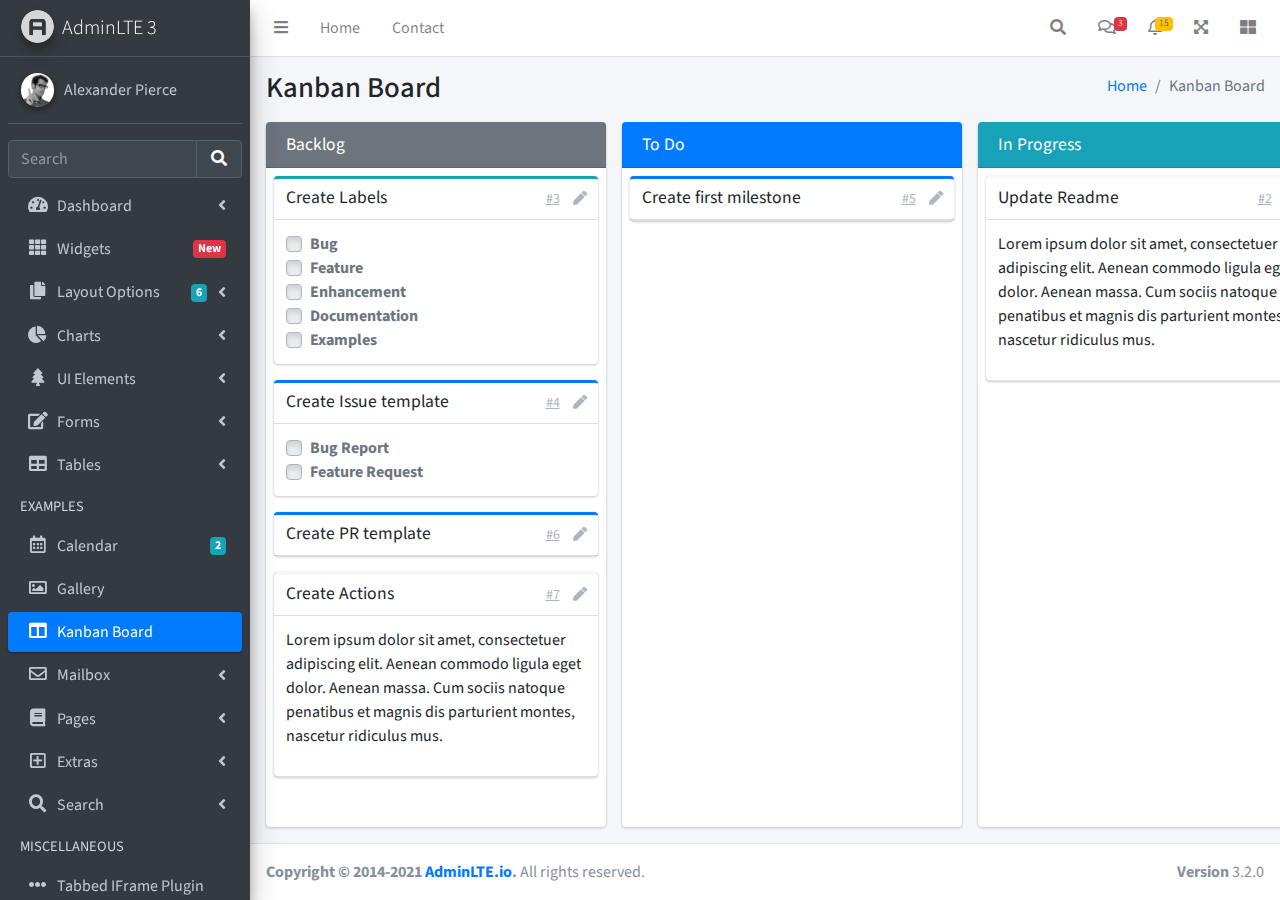
<file: resources/pages/kanban.html>
<!DOCTYPE html>
<html lang="en">
<head>
  <meta charset="utf-8">
  <meta name="viewport" content="width=device-width, initial-scale=1">
  <title>AdminLTE 3 | Kanban Board</title>

  <!-- Google Font: Source Sans Pro -->
  <link rel="stylesheet" href="https://fonts.googleapis.com/css?family=Source+Sans+Pro:300,400,400i,700&display=fallback">
  <!-- Font Awesome -->
  <link rel="stylesheet" href="../plugins/fontawesome-free/css/all.min.css">
  <!-- Ekko Lightbox -->
  <link rel="stylesheet" href="../plugins/ekko-lightbox/ekko-lightbox.css">
  <!-- Theme style -->
  <link rel="stylesheet" href="../dist/css/adminlte.min.css">
  <!-- overlayScrollbars -->
  <link rel="stylesheet" href="../plugins/overlayScrollbars/css/OverlayScrollbars.min.css">
</head>
<body class="hold-transition sidebar-mini layout-fixed">
<div class="wrapper">
  <!-- Navbar -->
  <nav class="main-header navbar navbar-expand navbar-white navbar-light">
    <!-- Left navbar links -->
    <ul class="navbar-nav">
      <li class="nav-item">
        <a class="nav-link" data-widget="pushmenu" href="#" role="button"><i class="fas fa-bars"></i></a>
      </li>
      <li class="nav-item d-none d-sm-inline-block">
        <a href="../index3.html" class="nav-link">Home</a>
      </li>
      <li class="nav-item d-none d-sm-inline-block">
        <a href="#" class="nav-link">Contact</a>
      </li>
    </ul>

    <!-- Right navbar links -->
    <ul class="navbar-nav ml-auto">
      <!-- Navbar Search -->
      <li class="nav-item">
        <a class="nav-link" data-widget="navbar-search" href="#" role="button">
          <i class="fas fa-search"></i>
        </a>
        <div class="navbar-search-block">
          <form class="form-inline">
            <div class="input-group input-group-sm">
              <input class="form-control form-control-navbar" type="search" placeholder="Search" aria-label="Search">
              <div class="input-group-append">
                <button class="btn btn-navbar" type="submit">
                  <i class="fas fa-search"></i>
                </button>
                <button class="btn btn-navbar" type="button" data-widget="navbar-search">
                  <i class="fas fa-times"></i>
                </button>
              </div>
            </div>
          </form>
        </div>
      </li>

      <!-- Messages Dropdown Menu -->
      <li class="nav-item dropdown">
        <a class="nav-link" data-toggle="dropdown" href="#">
          <i class="far fa-comments"></i>
          <span class="badge badge-danger navbar-badge">3</span>
        </a>
        <div class="dropdown-menu dropdown-menu-lg dropdown-menu-right">
          <a href="#" class="dropdown-item">
            <!-- Message Start -->
            <div class="media">
              <img src="../dist/img/user1-128x128.jpg" alt="User Avatar" class="img-size-50 mr-3 img-circle">
              <div class="media-body">
                <h3 class="dropdown-item-title">
                  Brad Diesel
                  <span class="float-right text-sm text-danger"><i class="fas fa-star"></i></span>
                </h3>
                <p class="text-sm">Call me whenever you can...</p>
                <p class="text-sm text-muted"><i class="far fa-clock mr-1"></i> 4 Hours Ago</p>
              </div>
            </div>
            <!-- Message End -->
          </a>
          <div class="dropdown-divider"></div>
          <a href="#" class="dropdown-item">
            <!-- Message Start -->
            <div class="media">
              <img src="../dist/img/user8-128x128.jpg" alt="User Avatar" class="img-size-50 img-circle mr-3">
              <div class="media-body">
                <h3 class="dropdown-item-title">
                  John Pierce
                  <span class="float-right text-sm text-muted"><i class="fas fa-star"></i></span>
                </h3>
                <p class="text-sm">I got your message bro</p>
                <p class="text-sm text-muted"><i class="far fa-clock mr-1"></i> 4 Hours Ago</p>
              </div>
            </div>
            <!-- Message End -->
          </a>
          <div class="dropdown-divider"></div>
          <a href="#" class="dropdown-item">
            <!-- Message Start -->
            <div class="media">
              <img src="../dist/img/user3-128x128.jpg" alt="User Avatar" class="img-size-50 img-circle mr-3">
              <div class="media-body">
                <h3 class="dropdown-item-title">
                  Nora Silvester
                  <span class="float-right text-sm text-warning"><i class="fas fa-star"></i></span>
                </h3>
                <p class="text-sm">The subject goes here</p>
                <p class="text-sm text-muted"><i class="far fa-clock mr-1"></i> 4 Hours Ago</p>
              </div>
            </div>
            <!-- Message End -->
          </a>
          <div class="dropdown-divider"></div>
          <a href="#" class="dropdown-item dropdown-footer">See All Messages</a>
        </div>
      </li>
      <!-- Notifications Dropdown Menu -->
      <li class="nav-item dropdown">
        <a class="nav-link" data-toggle="dropdown" href="#">
          <i class="far fa-bell"></i>
          <span class="badge badge-warning navbar-badge">15</span>
        </a>
        <div class="dropdown-menu dropdown-menu-lg dropdown-menu-right">
          <span class="dropdown-item dropdown-header">15 Notifications</span>
          <div class="dropdown-divider"></div>
          <a href="#" class="dropdown-item">
            <i class="fas fa-envelope mr-2"></i> 4 new messages
            <span class="float-right text-muted text-sm">3 mins</span>
          </a>
          <div class="dropdown-divider"></div>
          <a href="#" class="dropdown-item">
            <i class="fas fa-users mr-2"></i> 8 friend requests
            <span class="float-right text-muted text-sm">12 hours</span>
          </a>
          <div class="dropdown-divider"></div>
          <a href="#" class="dropdown-item">
            <i class="fas fa-file mr-2"></i> 3 new reports
            <span class="float-right text-muted text-sm">2 days</span>
          </a>
          <div class="dropdown-divider"></div>
          <a href="#" class="dropdown-item dropdown-footer">See All Notifications</a>
        </div>
      </li>
      <li class="nav-item">
        <a class="nav-link" data-widget="fullscreen" href="#" role="button">
          <i class="fas fa-expand-arrows-alt"></i>
        </a>
      </li>
      <li class="nav-item">
        <a class="nav-link" data-widget="control-sidebar" data-slide="true" href="#" role="button">
          <i class="fas fa-th-large"></i>
        </a>
      </li>
    </ul>
  </nav>
  <!-- /.navbar -->

  <!-- Main Sidebar Container -->
  <aside class="main-sidebar sidebar-dark-primary elevation-4">
    <!-- Brand Logo -->
    <a href="../index3.html" class="brand-link">
      <img src="../dist/img/AdminLTELogo.png" alt="AdminLTE Logo" class="brand-image img-circle elevation-3" style="opacity: .8">
      <span class="brand-text font-weight-light">AdminLTE 3</span>
    </a>

    <!-- Sidebar -->
    <div class="sidebar">
      <!-- Sidebar user panel (optional) -->
      <div class="user-panel mt-3 pb-3 mb-3 d-flex">
        <div class="image">
          <img src="../dist/img/user2-160x160.jpg" class="img-circle elevation-2" alt="User Image">
        </div>
        <div class="info">
          <a href="#" class="d-block">Alexander Pierce</a>
        </div>
      </div>

      <!-- SidebarSearch Form -->
      <div class="form-inline">
        <div class="input-group" data-widget="sidebar-search">
          <input class="form-control form-control-sidebar" type="search" placeholder="Search" aria-label="Search">
          <div class="input-group-append">
            <button class="btn btn-sidebar">
              <i class="fas fa-search fa-fw"></i>
            </button>
          </div>
        </div>
      </div>

      <!-- Sidebar Menu -->
      <nav class="mt-2">
        <ul class="nav nav-pills nav-sidebar flex-column" data-widget="treeview" role="menu" data-accordion="false">
          <!-- Add icons to the links using the .nav-icon class
               with font-awesome or any other icon font library -->
          <li class="nav-item">
            <a href="#" class="nav-link">
              <i class="nav-icon fas fa-tachometer-alt"></i>
              <p>
                Dashboard
                <i class="right fas fa-angle-left"></i>
              </p>
            </a>
            <ul class="nav nav-treeview">
              <li class="nav-item">
                <a href="../index.html" class="nav-link">
                  <i class="far fa-circle nav-icon"></i>
                  <p>Dashboard v1</p>
                </a>
              </li>
              <li class="nav-item">
                <a href="../index2.html" class="nav-link">
                  <i class="far fa-circle nav-icon"></i>
                  <p>Dashboard v2</p>
                </a>
              </li>
              <li class="nav-item">
                <a href="../index3.html" class="nav-link">
                  <i class="far fa-circle nav-icon"></i>
                  <p>Dashboard v3</p>
                </a>
              </li>
            </ul>
          </li>
          <li class="nav-item">
            <a href="widgets.html" class="nav-link">
              <i class="nav-icon fas fa-th"></i>
              <p>
                Widgets
                <span class="right badge badge-danger">New</span>
              </p>
            </a>
          </li>
          <li class="nav-item">
            <a href="#" class="nav-link">
              <i class="nav-icon fas fa-copy"></i>
              <p>
                Layout Options
                <i class="fas fa-angle-left right"></i>
                <span class="badge badge-info right">6</span>
              </p>
            </a>
            <ul class="nav nav-treeview">
              <li class="nav-item">
                <a href="layout/top-nav.html" class="nav-link">
                  <i class="far fa-circle nav-icon"></i>
                  <p>Top Navigation</p>
                </a>
              </li>
              <li class="nav-item">
                <a href="layout/top-nav-sidebar.html" class="nav-link">
                  <i class="far fa-circle nav-icon"></i>
                  <p>Top Navigation + Sidebar</p>
                </a>
              </li>
              <li class="nav-item">
                <a href="layout/boxed.html" class="nav-link">
                  <i class="far fa-circle nav-icon"></i>
                  <p>Boxed</p>
                </a>
              </li>
              <li class="nav-item">
                <a href="layout/fixed-sidebar.html" class="nav-link">
                  <i class="far fa-circle nav-icon"></i>
                  <p>Fixed Sidebar</p>
                </a>
              </li>
              <li class="nav-item">
                <a href="layout/fixed-sidebar-custom.html" class="nav-link">
                  <i class="far fa-circle nav-icon"></i>
                  <p>Fixed Sidebar <small>+ Custom Area</small></p>
                </a>
              </li>
              <li class="nav-item">
                <a href="layout/fixed-topnav.html" class="nav-link">
                  <i class="far fa-circle nav-icon"></i>
                  <p>Fixed Navbar</p>
                </a>
              </li>
              <li class="nav-item">
                <a href="layout/fixed-footer.html" class="nav-link">
                  <i class="far fa-circle nav-icon"></i>
                  <p>Fixed Footer</p>
                </a>
              </li>
              <li class="nav-item">
                <a href="layout/collapsed-sidebar.html" class="nav-link">
                  <i class="far fa-circle nav-icon"></i>
                  <p>Collapsed Sidebar</p>
                </a>
              </li>
            </ul>
          </li>
          <li class="nav-item">
            <a href="#" class="nav-link">
              <i class="nav-icon fas fa-chart-pie"></i>
              <p>
                Charts
                <i class="right fas fa-angle-left"></i>
              </p>
            </a>
            <ul class="nav nav-treeview">
              <li class="nav-item">
                <a href="charts/chartjs.html" class="nav-link">
                  <i class="far fa-circle nav-icon"></i>
                  <p>ChartJS</p>
                </a>
              </li>
              <li class="nav-item">
                <a href="charts/flot.html" class="nav-link">
                  <i class="far fa-circle nav-icon"></i>
                  <p>Flot</p>
                </a>
              </li>
              <li class="nav-item">
                <a href="charts/inline.html" class="nav-link">
                  <i class="far fa-circle nav-icon"></i>
                  <p>Inline</p>
                </a>
              </li>
              <li class="nav-item">
                <a href="charts/uplot.html" class="nav-link">
                  <i class="far fa-circle nav-icon"></i>
                  <p>uPlot</p>
                </a>
              </li>
            </ul>
          </li>
          <li class="nav-item">
            <a href="#" class="nav-link">
              <i class="nav-icon fas fa-tree"></i>
              <p>
                UI Elements
                <i class="fas fa-angle-left right"></i>
              </p>
            </a>
            <ul class="nav nav-treeview">
              <li class="nav-item">
                <a href="UI/general.html" class="nav-link">
                  <i class="far fa-circle nav-icon"></i>
                  <p>General</p>
                </a>
              </li>
              <li class="nav-item">
                <a href="UI/icons.html" class="nav-link">
                  <i class="far fa-circle nav-icon"></i>
                  <p>Icons</p>
                </a>
              </li>
              <li class="nav-item">
                <a href="UI/buttons.html" class="nav-link">
                  <i class="far fa-circle nav-icon"></i>
                  <p>Buttons</p>
                </a>
              </li>
              <li class="nav-item">
                <a href="UI/sliders.html" class="nav-link">
                  <i class="far fa-circle nav-icon"></i>
                  <p>Sliders</p>
                </a>
              </li>
              <li class="nav-item">
                <a href="UI/modals.html" class="nav-link">
                  <i class="far fa-circle nav-icon"></i>
                  <p>Modals & Alerts</p>
                </a>
              </li>
              <li class="nav-item">
                <a href="UI/navbar.html" class="nav-link">
                  <i class="far fa-circle nav-icon"></i>
                  <p>Navbar & Tabs</p>
                </a>
              </li>
              <li class="nav-item">
                <a href="UI/timeline.html" class="nav-link">
                  <i class="far fa-circle nav-icon"></i>
                  <p>Timeline</p>
                </a>
              </li>
              <li class="nav-item">
                <a href="UI/ribbons.html" class="nav-link">
                  <i class="far fa-circle nav-icon"></i>
                  <p>Ribbons</p>
                </a>
              </li>
            </ul>
          </li>
          <li class="nav-item">
            <a href="#" class="nav-link">
              <i class="nav-icon fas fa-edit"></i>
              <p>
                Forms
                <i class="fas fa-angle-left right"></i>
              </p>
            </a>
            <ul class="nav nav-treeview">
              <li class="nav-item">
                <a href="forms/general.html" class="nav-link">
                  <i class="far fa-circle nav-icon"></i>
                  <p>General Elements</p>
                </a>
              </li>
              <li class="nav-item">
                <a href="forms/advanced.html" class="nav-link">
                  <i class="far fa-circle nav-icon"></i>
                  <p>Advanced Elements</p>
                </a>
              </li>
              <li class="nav-item">
                <a href="forms/editors.html" class="nav-link">
                  <i class="far fa-circle nav-icon"></i>
                  <p>Editors</p>
                </a>
              </li>
              <li class="nav-item">
                <a href="forms/validation.html" class="nav-link">
                  <i class="far fa-circle nav-icon"></i>
                  <p>Validation</p>
                </a>
              </li>
            </ul>
          </li>
          <li class="nav-item">
            <a href="#" class="nav-link">
              <i class="nav-icon fas fa-table"></i>
              <p>
                Tables
                <i class="fas fa-angle-left right"></i>
              </p>
            </a>
            <ul class="nav nav-treeview">
              <li class="nav-item">
                <a href="tables/simple.html" class="nav-link">
                  <i class="far fa-circle nav-icon"></i>
                  <p>Simple Tables</p>
                </a>
              </li>
              <li class="nav-item">
                <a href="tables/data.html" class="nav-link">
                  <i class="far fa-circle nav-icon"></i>
                  <p>DataTables</p>
                </a>
              </li>
              <li class="nav-item">
                <a href="tables/jsgrid.html" class="nav-link">
                  <i class="far fa-circle nav-icon"></i>
                  <p>jsGrid</p>
                </a>
              </li>
            </ul>
          </li>
          <li class="nav-header">EXAMPLES</li>
          <li class="nav-item">
            <a href="calendar.html" class="nav-link">
              <i class="nav-icon far fa-calendar-alt"></i>
              <p>
                Calendar
                <span class="badge badge-info right">2</span>
              </p>
            </a>
          </li>
          <li class="nav-item">
            <a href="gallery.html" class="nav-link">
              <i class="nav-icon far fa-image"></i>
              <p>
                Gallery
              </p>
            </a>
          </li>
          <li class="nav-item">
            <a href="kanban.html" class="nav-link active">
              <i class="nav-icon fas fa-columns"></i>
              <p>
                Kanban Board
              </p>
            </a>
          </li>
          <li class="nav-item">
            <a href="#" class="nav-link">
              <i class="nav-icon far fa-envelope"></i>
              <p>
                Mailbox
                <i class="fas fa-angle-left right"></i>
              </p>
            </a>
            <ul class="nav nav-treeview">
              <li class="nav-item">
                <a href="mailbox/mailbox.html" class="nav-link">
                  <i class="far fa-circle nav-icon"></i>
                  <p>Inbox</p>
                </a>
              </li>
              <li class="nav-item">
                <a href="mailbox/compose.html" class="nav-link">
                  <i class="far fa-circle nav-icon"></i>
                  <p>Compose</p>
                </a>
              </li>
              <li class="nav-item">
                <a href="mailbox/read-mail.html" class="nav-link">
                  <i class="far fa-circle nav-icon"></i>
                  <p>Read</p>
                </a>
              </li>
            </ul>
          </li>
          <li class="nav-item">
            <a href="#" class="nav-link">
              <i class="nav-icon fas fa-book"></i>
              <p>
                Pages
                <i class="fas fa-angle-left right"></i>
              </p>
            </a>
            <ul class="nav nav-treeview">
              <li class="nav-item">
                <a href="examples/invoice.html" class="nav-link">
                  <i class="far fa-circle nav-icon"></i>
                  <p>Invoice</p>
                </a>
              </li>
              <li class="nav-item">
                <a href="examples/profile.html" class="nav-link">
                  <i class="far fa-circle nav-icon"></i>
                  <p>Profile</p>
                </a>
              </li>
              <li class="nav-item">
                <a href="examples/e-commerce.html" class="nav-link">
                  <i class="far fa-circle nav-icon"></i>
                  <p>E-commerce</p>
                </a>
              </li>
              <li class="nav-item">
                <a href="examples/projects.html" class="nav-link">
                  <i class="far fa-circle nav-icon"></i>
                  <p>Projects</p>
                </a>
              </li>
              <li class="nav-item">
                <a href="examples/project-add.html" class="nav-link">
                  <i class="far fa-circle nav-icon"></i>
                  <p>Project Add</p>
                </a>
              </li>
              <li class="nav-item">
                <a href="examples/project-edit.html" class="nav-link">
                  <i class="far fa-circle nav-icon"></i>
                  <p>Project Edit</p>
                </a>
              </li>
              <li class="nav-item">
                <a href="examples/project-detail.html" class="nav-link">
                  <i class="far fa-circle nav-icon"></i>
                  <p>Project Detail</p>
                </a>
              </li>
              <li class="nav-item">
                <a href="examples/contacts.html" class="nav-link">
                  <i class="far fa-circle nav-icon"></i>
                  <p>Contacts</p>
                </a>
              </li>
              <li class="nav-item">
                <a href="examples/faq.html" class="nav-link">
                  <i class="far fa-circle nav-icon"></i>
                  <p>FAQ</p>
                </a>
              </li>
              <li class="nav-item">
                <a href="examples/contact-us.html" class="nav-link">
                  <i class="far fa-circle nav-icon"></i>
                  <p>Contact us</p>
                </a>
              </li>
            </ul>
          </li>
          <li class="nav-item">
            <a href="#" class="nav-link">
              <i class="nav-icon far fa-plus-square"></i>
              <p>
                Extras
                <i class="fas fa-angle-left right"></i>
              </p>
            </a>
            <ul class="nav nav-treeview">
              <li class="nav-item">
                <a href="#" class="nav-link">
                  <i class="far fa-circle nav-icon"></i>
                  <p>
                    Login & Register v1
                    <i class="fas fa-angle-left right"></i>
                  </p>
                </a>
                <ul class="nav nav-treeview">
                  <li class="nav-item">
                    <a href="examples/login.html" class="nav-link">
                      <i class="far fa-circle nav-icon"></i>
                      <p>Login v1</p>
                    </a>
                  </li>
                  <li class="nav-item">
                    <a href="examples/register.html" class="nav-link">
                      <i class="far fa-circle nav-icon"></i>
                      <p>Register v1</p>
                    </a>
                  </li>
                  <li class="nav-item">
                    <a href="examples/forgot-password.html" class="nav-link">
                      <i class="far fa-circle nav-icon"></i>
                      <p>Forgot Password v1</p>
                    </a>
                  </li>
                  <li class="nav-item">
                    <a href="examples/recover-password.html" class="nav-link">
                      <i class="far fa-circle nav-icon"></i>
                      <p>Recover Password v1</p>
                    </a>
                  </li>
                </ul>
              </li>
              <li class="nav-item">
                <a href="#" class="nav-link">
                  <i class="far fa-circle nav-icon"></i>
                  <p>
                    Login & Register v2
                    <i class="fas fa-angle-left right"></i>
                  </p>
                </a>
                <ul class="nav nav-treeview">
                  <li class="nav-item">
                    <a href="examples/login-v2.html" class="nav-link">
                      <i class="far fa-circle nav-icon"></i>
                      <p>Login v2</p>
                    </a>
                  </li>
                  <li class="nav-item">
                    <a href="examples/register-v2.html" class="nav-link">
                      <i class="far fa-circle nav-icon"></i>
                      <p>Register v2</p>
                    </a>
                  </li>
                  <li class="nav-item">
                    <a href="examples/forgot-password-v2.html" class="nav-link">
                      <i class="far fa-circle nav-icon"></i>
                      <p>Forgot Password v2</p>
                    </a>
                  </li>
                  <li class="nav-item">
                    <a href="examples/recover-password-v2.html" class="nav-link">
                      <i class="far fa-circle nav-icon"></i>
                      <p>Recover Password v2</p>
                    </a>
                  </li>
                </ul>
              </li>
              <li class="nav-item">
                <a href="examples/lockscreen.html" class="nav-link">
                  <i class="far fa-circle nav-icon"></i>
                  <p>Lockscreen</p>
                </a>
              </li>
              <li class="nav-item">
                <a href="examples/legacy-user-menu.html" class="nav-link">
                  <i class="far fa-circle nav-icon"></i>
                  <p>Legacy User Menu</p>
                </a>
              </li>
              <li class="nav-item">
                <a href="examples/language-menu.html" class="nav-link">
                  <i class="far fa-circle nav-icon"></i>
                  <p>Language Menu</p>
                </a>
              </li>
              <li class="nav-item">
                <a href="examples/404.html" class="nav-link">
                  <i class="far fa-circle nav-icon"></i>
                  <p>Error 404</p>
                </a>
              </li>
              <li class="nav-item">
                <a href="examples/500.html" class="nav-link">
                  <i class="far fa-circle nav-icon"></i>
                  <p>Error 500</p>
                </a>
              </li>
              <li class="nav-item">
                <a href="examples/pace.html" class="nav-link">
                  <i class="far fa-circle nav-icon"></i>
                  <p>Pace</p>
                </a>
              </li>
              <li class="nav-item">
                <a href="examples/blank.html" class="nav-link">
                  <i class="far fa-circle nav-icon"></i>
                  <p>Blank Page</p>
                </a>
              </li>
              <li class="nav-item">
                <a href="../starter.html" class="nav-link">
                  <i class="far fa-circle nav-icon"></i>
                  <p>Starter Page</p>
                </a>
              </li>
            </ul>
          </li>
          <li class="nav-item">
            <a href="#" class="nav-link">
              <i class="nav-icon fas fa-search"></i>
              <p>
                Search
                <i class="fas fa-angle-left right"></i>
              </p>
            </a>
            <ul class="nav nav-treeview">
              <li class="nav-item">
                <a href="search/simple.html" class="nav-link">
                  <i class="far fa-circle nav-icon"></i>
                  <p>Simple Search</p>
                </a>
              </li>
              <li class="nav-item">
                <a href="search/enhanced.html" class="nav-link">
                  <i class="far fa-circle nav-icon"></i>
                  <p>Enhanced</p>
                </a>
              </li>
            </ul>
          </li>
          <li class="nav-header">MISCELLANEOUS</li>
          <li class="nav-item">
            <a href="../iframe.html" class="nav-link">
              <i class="nav-icon fas fa-ellipsis-h"></i>
              <p>Tabbed IFrame Plugin</p>
            </a>
          </li>
          <li class="nav-item">
            <a href="https://adminlte.io/docs/3.1/" class="nav-link">
              <i class="nav-icon fas fa-file"></i>
              <p>Documentation</p>
            </a>
          </li>
          <li class="nav-header">MULTI LEVEL EXAMPLE</li>
          <li class="nav-item">
            <a href="#" class="nav-link">
              <i class="fas fa-circle nav-icon"></i>
              <p>Level 1</p>
            </a>
          </li>
          <li class="nav-item">
            <a href="#" class="nav-link">
              <i class="nav-icon fas fa-circle"></i>
              <p>
                Level 1
                <i class="right fas fa-angle-left"></i>
              </p>
            </a>
            <ul class="nav nav-treeview">
              <li class="nav-item">
                <a href="#" class="nav-link">
                  <i class="far fa-circle nav-icon"></i>
                  <p>Level 2</p>
                </a>
              </li>
              <li class="nav-item">
                <a href="#" class="nav-link">
                  <i class="far fa-circle nav-icon"></i>
                  <p>
                    Level 2
                    <i class="right fas fa-angle-left"></i>
                  </p>
                </a>
                <ul class="nav nav-treeview">
                  <li class="nav-item">
                    <a href="#" class="nav-link">
                      <i class="far fa-dot-circle nav-icon"></i>
                      <p>Level 3</p>
                    </a>
                  </li>
                  <li class="nav-item">
                    <a href="#" class="nav-link">
                      <i class="far fa-dot-circle nav-icon"></i>
                      <p>Level 3</p>
                    </a>
                  </li>
                  <li class="nav-item">
                    <a href="#" class="nav-link">
                      <i class="far fa-dot-circle nav-icon"></i>
                      <p>Level 3</p>
                    </a>
                  </li>
                </ul>
              </li>
              <li class="nav-item">
                <a href="#" class="nav-link">
                  <i class="far fa-circle nav-icon"></i>
                  <p>Level 2</p>
                </a>
              </li>
            </ul>
          </li>
          <li class="nav-item">
            <a href="#" class="nav-link">
              <i class="fas fa-circle nav-icon"></i>
              <p>Level 1</p>
            </a>
          </li>
          <li class="nav-header">LABELS</li>
          <li class="nav-item">
            <a href="#" class="nav-link">
              <i class="nav-icon far fa-circle text-danger"></i>
              <p class="text">Important</p>
            </a>
          </li>
          <li class="nav-item">
            <a href="#" class="nav-link">
              <i class="nav-icon far fa-circle text-warning"></i>
              <p>Warning</p>
            </a>
          </li>
          <li class="nav-item">
            <a href="#" class="nav-link">
              <i class="nav-icon far fa-circle text-info"></i>
              <p>Informational</p>
            </a>
          </li>
        </ul>
      </nav>
      <!-- /.sidebar-menu -->
    </div>
    <!-- /.sidebar -->
  </aside>

  <!-- Content Wrapper. Contains page content -->
  <div class="content-wrapper kanban">
    <section class="content-header">
      <div class="container-fluid">
        <div class="row">
          <div class="col-sm-6">
            <h1>Kanban Board</h1>
          </div>
          <div class="col-sm-6 d-none d-sm-block">
            <ol class="breadcrumb float-sm-right">
              <li class="breadcrumb-item"><a href="#">Home</a></li>
              <li class="breadcrumb-item active">Kanban Board</li>
            </ol>
          </div>
        </div>
      </div>
    </section>

    <section class="content pb-3">
      <div class="container-fluid h-100">
        <div class="card card-row card-secondary">
          <div class="card-header">
            <h3 class="card-title">
              Backlog
            </h3>
          </div>
          <div class="card-body">
            <div class="card card-info card-outline">
              <div class="card-header">
                <h5 class="card-title">Create Labels</h5>
                <div class="card-tools">
                  <a href="#" class="btn btn-tool btn-link">#3</a>
                  <a href="#" class="btn btn-tool">
                    <i class="fas fa-pen"></i>
                  </a>
                </div>
              </div>
              <div class="card-body">
                <div class="custom-control custom-checkbox">
                  <input class="custom-control-input" type="checkbox" id="customCheckbox1" disabled>
                  <label for="customCheckbox1" class="custom-control-label">Bug</label>
                </div>
                <div class="custom-control custom-checkbox">
                  <input class="custom-control-input" type="checkbox" id="customCheckbox2" disabled>
                  <label for="customCheckbox2" class="custom-control-label">Feature</label>
                </div>
                <div class="custom-control custom-checkbox">
                  <input class="custom-control-input" type="checkbox" id="customCheckbox3" disabled>
                  <label for="customCheckbox3" class="custom-control-label">Enhancement</label>
                </div>
                <div class="custom-control custom-checkbox">
                  <input class="custom-control-input" type="checkbox" id="customCheckbox4" disabled>
                  <label for="customCheckbox4" class="custom-control-label">Documentation</label>
                </div>
                <div class="custom-control custom-checkbox">
                  <input class="custom-control-input" type="checkbox" id="customCheckbox5" disabled>
                  <label for="customCheckbox5" class="custom-control-label">Examples</label>
                </div>
              </div>
            </div>
            <div class="card card-primary card-outline">
              <div class="card-header">
                <h5 class="card-title">Create Issue template</h5>
                <div class="card-tools">
                  <a href="#" class="btn btn-tool btn-link">#4</a>
                  <a href="#" class="btn btn-tool">
                    <i class="fas fa-pen"></i>
                  </a>
                </div>
              </div>
              <div class="card-body">
                <div class="custom-control custom-checkbox">
                  <input class="custom-control-input" type="checkbox" id="customCheckbox1_1" disabled>
                  <label for="customCheckbox1_1" class="custom-control-label">Bug Report</label>
                </div>
                <div class="custom-control custom-checkbox">
                  <input class="custom-control-input" type="checkbox" id="customCheckbox1_2" disabled>
                  <label for="customCheckbox1_2" class="custom-control-label">Feature Request</label>
                </div>
              </div>
            </div>
            <div class="card card-primary card-outline">
              <div class="card-header">
                <h5 class="card-title">Create PR template</h5>
                <div class="card-tools">
                  <a href="#" class="btn btn-tool btn-link">#6</a>
                  <a href="#" class="btn btn-tool">
                    <i class="fas fa-pen"></i>
                  </a>
                </div>
              </div>
            </div>
            <div class="card card-light card-outline">
              <div class="card-header">
                <h5 class="card-title">Create Actions</h5>
                <div class="card-tools">
                  <a href="#" class="btn btn-tool btn-link">#7</a>
                  <a href="#" class="btn btn-tool">
                    <i class="fas fa-pen"></i>
                  </a>
                </div>

              </div>
              <div class="card-body">
                <p>
                  Lorem ipsum dolor sit amet, consectetuer adipiscing elit.
                  Aenean commodo ligula eget dolor. Aenean massa.
                  Cum sociis natoque penatibus et magnis dis parturient montes,
                  nascetur ridiculus mus.
                </p>
              </div>
            </div>
          </div>
        </div>
        <div class="card card-row card-primary">
          <div class="card-header">
            <h3 class="card-title">
              To Do
            </h3>
          </div>
          <div class="card-body">
            <div class="card card-primary card-outline">
              <div class="card-header">
                <h5 class="card-title">Create first milestone</h5>
                <div class="card-tools">
                  <a href="#" class="btn btn-tool btn-link">#5</a>
                  <a href="#" class="btn btn-tool">
                    <i class="fas fa-pen"></i>
                  </a>
                </div>
              </div>
            </div>
          </div>
        </div>
        <div class="card card-row card-default">
          <div class="card-header bg-info">
            <h3 class="card-title">
              In Progress
            </h3>
          </div>
          <div class="card-body">
            <div class="card card-light card-outline">
              <div class="card-header">
                <h5 class="card-title">Update Readme</h5>
                <div class="card-tools">
                  <a href="#" class="btn btn-tool btn-link">#2</a>
                  <a href="#" class="btn btn-tool">
                    <i class="fas fa-pen"></i>
                  </a>
                </div>
              </div>
              <div class="card-body">
                <p>
                  Lorem ipsum dolor sit amet, consectetuer adipiscing elit.
                  Aenean commodo ligula eget dolor. Aenean massa.
                  Cum sociis natoque penatibus et magnis dis parturient montes,
                  nascetur ridiculus mus.
                </p>
              </div>
            </div>
          </div>
        </div>
        <div class="card card-row card-success">
          <div class="card-header">
            <h3 class="card-title">
              Done
            </h3>
          </div>
          <div class="card-body">
            <div class="card card-primary card-outline">
              <div class="card-header">
                <h5 class="card-title">Create repo</h5>
                <div class="card-tools">
                  <a href="#" class="btn btn-tool btn-link">#1</a>
                  <a href="#" class="btn btn-tool">
                    <i class="fas fa-pen"></i>
                  </a>
                </div>
              </div>
            </div>
          </div>
        </div>
      </div>
    </section>
  </div>

  <footer class="main-footer">
    <div class="float-right d-none d-sm-block">
      <b>Version</b> 3.2.0
    </div>
    <strong>Copyright &copy; 2014-2021 <a href="https://adminlte.io">AdminLTE.io</a>.</strong> All rights reserved.
  </footer>

  <!-- Control Sidebar -->
  <aside class="control-sidebar control-sidebar-dark">
    <!-- Control sidebar content goes here -->
  </aside>
  <!-- /.control-sidebar -->
</div>
<!-- ./wrapper -->

<!-- jQuery -->
<script src="../plugins/jquery/jquery.min.js"></script>
<!-- Bootstrap -->
<script src="../plugins/bootstrap/js/bootstrap.bundle.min.js"></script>
<!-- Ekko Lightbox -->
<script src="../plugins/ekko-lightbox/ekko-lightbox.min.js"></script>
<!-- overlayScrollbars -->
<script src="../plugins/overlayScrollbars/js/jquery.overlayScrollbars.min.js"></script>
<!-- AdminLTE App -->
<script src="../dist/js/adminlte.min.js"></script>
<!-- Filterizr-->
<script src="../plugins/filterizr/jquery.filterizr.min.js"></script>
<!-- AdminLTE for demo purposes -->
<script src="../dist/js/demo.js"></script>
<!-- Page specific script -->
<script>
  $(function () {

  })
</script>
</body>
</html>
</file>
<file: resources/plugins/daterangepicker/daterangepicker.css>
.daterangepicker {
  position: absolute;
  color: inherit;
  background-color: #fff;
  border-radius: 4px;
  border: 1px solid #ddd;
  width: 278px;
  max-width: none;
  padding: 0;
  margin-top: 7px;
  top: 100px;
  left: 20px;
  z-index: 3001;
  display: none;
  font-family: arial;
  font-size: 15px;
  line-height: 1em;
}

.daterangepicker:before, .daterangepicker:after {
  position: absolute;
  display: inline-block;
  border-bottom-color: rgba(0, 0, 0, 0.2);
  content: '';
}

.daterangepicker:before {
  top: -7px;
  border-right: 7px solid transparent;
  border-left: 7px solid transparent;
  border-bottom: 7px solid #ccc;
}

.daterangepicker:after {
  top: -6px;
  border-right: 6px solid transparent;
  border-bottom: 6px solid #fff;
  border-left: 6px solid transparent;
}

.daterangepicker.opensleft:before {
  right: 9px;
}

.daterangepicker.opensleft:after {
  right: 10px;
}

.daterangepicker.openscenter:before {
  left: 0;
  right: 0;
  width: 0;
  margin-left: auto;
  margin-right: auto;
}

.daterangepicker.openscenter:after {
  left: 0;
  right: 0;
  width: 0;
  margin-left: auto;
  margin-right: auto;
}

.daterangepicker.opensright:before {
  left: 9px;
}

.daterangepicker.opensright:after {
  left: 10px;
}

.daterangepicker.drop-up {
  margin-top: -7px;
}

.daterangepicker.drop-up:before {
  top: initial;
  bottom: -7px;
  border-bottom: initial;
  border-top: 7px solid #ccc;
}

.daterangepicker.drop-up:after {
  top: initial;
  bottom: -6px;
  border-bottom: initial;
  border-top: 6px solid #fff;
}

.daterangepicker.single .daterangepicker .ranges, .daterangepicker.single .drp-calendar {
  float: none;
}

.daterangepicker.single .drp-selected {
  display: none;
}

.daterangepicker.show-calendar .drp-calendar {
  display: block;
}

.daterangepicker.show-calendar .drp-buttons {
  display: block;
}

.daterangepicker.auto-apply .drp-buttons {
  display: none;
}

.daterangepicker .drp-calendar {
  display: none;
  max-width: 270px;
}

.daterangepicker .drp-calendar.left {
  padding: 8px 0 8px 8px;
}

.daterangepicker .drp-calendar.right {
  padding: 8px;
}

.daterangepicker .drp-calendar.single .calendar-table {
  border: none;
}

.daterangepicker .calendar-table .next span, .daterangepicker .calendar-table .prev span {
  color: #fff;
  border: solid black;
  border-width: 0 2px 2px 0;
  border-radius: 0;
  display: inline-block;
  padding: 3px;
}

.daterangepicker .calendar-table .next span {
  transform: rotate(-45deg);
  -webkit-transform: rotate(-45deg);
}

.daterangepicker .calendar-table .prev span {
  transform: rotate(135deg);
  -webkit-transform: rotate(135deg);
}

.daterangepicker .calendar-table th, .daterangepicker .calendar-table td {
  white-space: nowrap;
  text-align: center;
  vertical-align: middle;
  min-width: 32px;
  width: 32px;
  height: 24px;
  line-height: 24px;
  font-size: 12px;
  border-radius: 4px;
  border: 1px solid transparent;
  white-space: nowrap;
  cursor: pointer;
}

.daterangepicker .calendar-table {
  border: 1px solid #fff;
  border-radius: 4px;
  background-color: #fff;
}

.daterangepicker .calendar-table table {
  width: 100%;
  margin: 0;
  border-spacing: 0;
  border-collapse: collapse;
}

.daterangepicker td.available:hover, .daterangepicker th.available:hover {
  background-color: #eee;
  border-color: transparent;
  color: inherit;
}

.daterangepicker td.week, .daterangepicker th.week {
  font-size: 80%;
  color: #ccc;
}

.daterangepicker td.off, .daterangepicker td.off.in-range, .daterangepicker td.off.start-date, .daterangepicker td.off.end-date {
  background-color: #fff;
  border-color: transparent;
  color: #999;
}

.daterangepicker td.in-range {
  background-color: #ebf4f8;
  border-color: transparent;
  color: #000;
  border-radius: 0;
}

.daterangepicker td.start-date {
  border-radius: 4px 0 0 4px;
}

.daterangepicker td.end-date {
  border-radius: 0 4px 4px 0;
}

.daterangepicker td.start-date.end-date {
  border-radius: 4px;
}

.daterangepicker td.active, .daterangepicker td.active:hover {
  background-color: #357ebd;
  border-color: transparent;
  color: #fff;
}

.daterangepicker th.month {
  width: auto;
}

.daterangepicker td.disabled, .daterangepicker option.disabled {
  color: #999;
  cursor: not-allowed;
  text-decoration: line-through;
}

.daterangepicker select.monthselect, .daterangepicker select.yearselect {
  font-size: 12px;
  padding: 1px;
  height: auto;
  margin: 0;
  cursor: default;
}

.daterangepicker select.monthselect {
  margin-right: 2%;
  width: 56%;
}

.daterangepicker select.yearselect {
  width: 40%;
}

.daterangepicker select.hourselect, .daterangepicker select.minuteselect, .daterangepicker select.secondselect, .daterangepicker select.ampmselect {
  width: 50px;
  margin: 0 auto;
  background: #eee;
  border: 1px solid #eee;
  padding: 2px;
  outline: 0;
  font-size: 12px;
}

.daterangepicker .calendar-time {
  text-align: center;
  margin: 4px auto 0 auto;
  line-height: 30px;
  position: relative;
}

.daterangepicker .calendar-time select.disabled {
  color: #ccc;
  cursor: not-allowed;
}

.daterangepicker .drp-buttons {
  clear: both;
  text-align: right;
  padding: 8px;
  border-top: 1px solid #ddd;
  display: none;
  line-height: 12px;
  vertical-align: middle;
}

.daterangepicker .drp-selected {
  display: inline-block;
  font-size: 12px;
  padding-right: 8px;
}

.daterangepicker .drp-buttons .btn {
  margin-left: 8px;
  font-size: 12px;
  font-weight: bold;
  padding: 4px 8px;
}

.daterangepicker.show-ranges.single.rtl .drp-calendar.left {
  border-right: 1px solid #ddd;
}

.daterangepicker.show-ranges.single.ltr .drp-calendar.left {
  border-left: 1px solid #ddd;
}

.daterangepicker.show-ranges.rtl .drp-calendar.right {
  border-right: 1px solid #ddd;
}

.daterangepicker.show-ranges.ltr .drp-calendar.left {
  border-left: 1px solid #ddd;
}

.daterangepicker .ranges {
  float: none;
  text-align: left;
  margin: 0;
}

.daterangepicker.show-calendar .ranges {
  margin-top: 8px;
}

.daterangepicker .ranges ul {
  list-style: none;
  margin: 0 auto;
  padding: 0;
  width: 100%;
}

.daterangepicker .ranges li {
  font-size: 12px;
  padding: 8px 12px;
  cursor: pointer;
}

.daterangepicker .ranges li:hover {
  background-color: #eee;
}

.daterangepicker .ranges li.active {
  background-color: #08c;
  color: #fff;
}

/*  Larger Screen Styling */
@media (min-width: 564px) {
  .daterangepicker {
    width: auto;
  }

  .daterangepicker .ranges ul {
    width: 140px;
  }

  .daterangepicker.single .ranges ul {
    width: 100%;
  }

  .daterangepicker.single .drp-calendar.left {
    clear: none;
  }

  .daterangepicker.single .ranges, .daterangepicker.single .drp-calendar {
    float: left;
  }

  .daterangepicker {
    direction: ltr;
    text-align: left;
  }

  .daterangepicker .drp-calendar.left {
    clear: left;
    margin-right: 0;
  }

  .daterangepicker .drp-calendar.left .calendar-table {
    border-right: none;
    border-top-right-radius: 0;
    border-bottom-right-radius: 0;
  }

  .daterangepicker .drp-calendar.right {
    margin-left: 0;
  }

  .daterangepicker .drp-calendar.right .calendar-table {
    border-left: none;
    border-top-left-radius: 0;
    border-bottom-left-radius: 0;
  }

  .daterangepicker .drp-calendar.left .calendar-table {
    padding-right: 8px;
  }

  .daterangepicker .ranges, .daterangepicker .drp-calendar {
    float: left;
  }
}

@media (min-width: 730px) {
  .daterangepicker .ranges {
    width: auto;
  }

  .daterangepicker .ranges {
    float: left;
  }

  .daterangepicker.rtl .ranges {
    float: right;
  }

  .daterangepicker .drp-calendar.left {
    clear: none !important;
  }
}
</file>
<file: estilos.css>
td {
    padding: 5px 9px 5px 9px !important;
    vertical-align: inherit !important;
    border: 1px solid #b3b2b2;
}

th {
    border: 1px solid #b3b2b2;
    padding: 5px 9px 5px 9px !important;
    background: #2367ff52 !important;
}

.form-group {
    margin-bottom: 0;
}

.btnPequeno {
    padding-top: 2px;
    padding-bottom: 2px;

}

.preloader {
    background-color: #124882;
}

.main-sidebar {
    background-color: #002f62;
}

.logoBanner {
    background: #0000005c;
    border-radius: 9px;
    width: 82px !important;
}

.widget-user .widget-user-image {
    left: 37%;
    margin-left: -45px;
    position: inherit;
    top: -153px;
}

.widget-user .widget-user-image>img {
    width: 160px;
    padding: 30px;
    background: #0c81ff61;
    border: 0;
    height: 135px;
}

.cardIndex {
    position: fixed;
    border-radius: 5px;
    background: #002f626b;
    padding: 17px;
    border: 0;
}

.bg-primary {
    background-color: #d3d3d3!important;
}
</file>
<file: resources/plugins/fullcalendar/main.css>
/* classes attached to <body> */
/* TODO: make fc-event selector work when calender in shadow DOM */
.fc-not-allowed,
.fc-not-allowed .fc-event { /* override events' custom cursors */
  cursor: not-allowed;
}

/* TODO: not attached to body. attached to specific els. move */
.fc-unselectable {
  -webkit-user-select: none;
     -moz-user-select: none;
      -ms-user-select: none;
          user-select: none;
  -webkit-touch-callout: none;
  -webkit-tap-highlight-color: rgba(0, 0, 0, 0);
}
.fc {
  /* layout of immediate children */
  display: flex;
  flex-direction: column;

  font-size: 1em
}
.fc,
  .fc *,
  .fc *:before,
  .fc *:after {
    box-sizing: border-box;
  }
.fc table {
    border-collapse: collapse;
    border-spacing: 0;
    font-size: 1em; /* normalize cross-browser */
  }
.fc th {
    text-align: center;
  }
.fc th,
  .fc td {
    vertical-align: top;
    padding: 0;
  }
.fc a[data-navlink] {
    cursor: pointer;
  }
.fc a[data-navlink]:hover {
    text-decoration: underline;
  }
.fc-direction-ltr {
  direction: ltr;
  text-align: left;
}
.fc-direction-rtl {
  direction: rtl;
  text-align: right;
}
.fc-theme-standard td,
  .fc-theme-standard th {
    border: 1px solid #ddd;
    border: 1px solid var(--fc-border-color, #ddd);
  }
/* for FF, which doesn't expand a 100% div within a table cell. use absolute positioning */
/* inner-wrappers are responsible for being absolute */
/* TODO: best place for this? */
.fc-liquid-hack td,
  .fc-liquid-hack th {
    position: relative;
  }

@font-face {
  font-family: 'fcicons';
  src: url("[data-uri]") format('truetype');
  font-weight: normal;
  font-style: normal;
}

.fc-icon {
  /* added for fc */
  display: inline-block;
  width: 1em;
  height: 1em;
  text-align: center;
  -webkit-user-select: none;
     -moz-user-select: none;
      -ms-user-select: none;
          user-select: none;

  /* use !important to prevent issues with browser extensions that change fonts */
  font-family: 'fcicons' !important;
  speak: none;
  font-style: normal;
  font-weight: normal;
  font-variant: normal;
  text-transform: none;
  line-height: 1;

  /* Better Font Rendering =========== */
  -webkit-font-smoothing: antialiased;
  -moz-osx-font-smoothing: grayscale;
}

.fc-icon-chevron-left:before {
  content: "\e900";
}

.fc-icon-chevron-right:before {
  content: "\e901";
}

.fc-icon-chevrons-left:before {
  content: "\e902";
}

.fc-icon-chevrons-right:before {
  content: "\e903";
}

.fc-icon-minus-square:before {
  content: "\e904";
}

.fc-icon-plus-square:before {
  content: "\e905";
}

.fc-icon-x:before {
  content: "\e906";
}
/*
Lots taken from Flatly (MIT): https://bootswatch.com/4/flatly/bootstrap.css

These styles only apply when the standard-theme is activated.
When it's NOT activated, the fc-button classes won't even be in the DOM.
*/
.fc {

  /* reset */

}
.fc .fc-button {
    border-radius: 0;
    overflow: visible;
    text-transform: none;
    margin: 0;
    font-family: inherit;
    font-size: inherit;
    line-height: inherit;
  }
.fc .fc-button:focus {
    outline: 1px dotted;
    outline: 5px auto -webkit-focus-ring-color;
  }
.fc .fc-button {
    -webkit-appearance: button;
  }
.fc .fc-button:not(:disabled) {
    cursor: pointer;
  }
.fc .fc-button::-moz-focus-inner {
    padding: 0;
    border-style: none;
  }
.fc {

  /* theme */

}
.fc .fc-button {
    display: inline-block;
    font-weight: 400;
    text-align: center;
    vertical-align: middle;
    -webkit-user-select: none;
       -moz-user-select: none;
        -ms-user-select: none;
            user-select: none;
    background-color: transparent;
    border: 1px solid transparent;
    padding: 0.4em 0.65em;
    font-size: 1em;
    line-height: 1.5;
    border-radius: 0.25em;
  }
.fc .fc-button:hover {
    text-decoration: none;
  }
.fc .fc-button:focus {
    outline: 0;
    box-shadow: 0 0 0 0.2rem rgba(44, 62, 80, 0.25);
  }
.fc .fc-button:disabled {
    opacity: 0.65;
  }
.fc {

  /* "primary" coloring */

}
.fc .fc-button-primary {
    color: #fff;
    color: var(--fc-button-text-color, #fff);
    background-color: #2C3E50;
    background-color: var(--fc-button-bg-color, #2C3E50);
    border-color: #2C3E50;
    border-color: var(--fc-button-border-color, #2C3E50);
  }
.fc .fc-button-primary:hover {
    color: #fff;
    color: var(--fc-button-text-color, #fff);
    background-color: #1e2b37;
    background-color: var(--fc-button-hover-bg-color, #1e2b37);
    border-color: #1a252f;
    border-color: var(--fc-button-hover-border-color, #1a252f);
  }
.fc .fc-button-primary:disabled { /* not DRY */
    color: #fff;
    color: var(--fc-button-text-color, #fff);
    background-color: #2C3E50;
    background-color: var(--fc-button-bg-color, #2C3E50);
    border-color: #2C3E50;
    border-color: var(--fc-button-border-color, #2C3E50); /* overrides :hover */
  }
.fc .fc-button-primary:focus {
    box-shadow: 0 0 0 0.2rem rgba(76, 91, 106, 0.5);
  }
.fc .fc-button-primary:not(:disabled):active,
  .fc .fc-button-primary:not(:disabled).fc-button-active {
    color: #fff;
    color: var(--fc-button-text-color, #fff);
    background-color: #1a252f;
    background-color: var(--fc-button-active-bg-color, #1a252f);
    border-color: #151e27;
    border-color: var(--fc-button-active-border-color, #151e27);
  }
.fc .fc-button-primary:not(:disabled):active:focus,
  .fc .fc-button-primary:not(:disabled).fc-button-active:focus {
    box-shadow: 0 0 0 0.2rem rgba(76, 91, 106, 0.5);
  }
.fc {

  /* icons within buttons */

}
.fc .fc-button .fc-icon {
    vertical-align: middle;
    font-size: 1.5em; /* bump up the size (but don't make it bigger than line-height of button, which is 1.5em also) */
  }
.fc .fc-button-group {
    position: relative;
    display: inline-flex;
    vertical-align: middle;
  }
.fc .fc-button-group > .fc-button {
    position: relative;
    flex: 1 1 auto;
  }
.fc .fc-button-group > .fc-button:hover {
    z-index: 1;
  }
.fc .fc-button-group > .fc-button:focus,
  .fc .fc-button-group > .fc-button:active,
  .fc .fc-button-group > .fc-button.fc-button-active {
    z-index: 1;
  }
.fc-direction-ltr .fc-button-group > .fc-button:not(:first-child) {
    margin-left: -1px;
    border-top-left-radius: 0;
    border-bottom-left-radius: 0;
  }
.fc-direction-ltr .fc-button-group > .fc-button:not(:last-child) {
    border-top-right-radius: 0;
    border-bottom-right-radius: 0;
  }
.fc-direction-rtl .fc-button-group > .fc-button:not(:first-child) {
    margin-right: -1px;
    border-top-right-radius: 0;
    border-bottom-right-radius: 0;
  }
.fc-direction-rtl .fc-button-group > .fc-button:not(:last-child) {
    border-top-left-radius: 0;
    border-bottom-left-radius: 0;
  }
.fc .fc-toolbar {
    display: flex;
    justify-content: space-between;
    align-items: center;
  }
.fc .fc-toolbar.fc-header-toolbar {
    margin-bottom: 1.5em;
  }
.fc .fc-toolbar.fc-footer-toolbar {
    margin-top: 1.5em;
  }
.fc .fc-toolbar-title {
    font-size: 1.75em;
    margin: 0;
  }
.fc-direction-ltr .fc-toolbar > * > :not(:first-child) {
    margin-left: .75em; /* space between */
  }
.fc-direction-rtl .fc-toolbar > * > :not(:first-child) {
    margin-right: .75em; /* space between */
  }
.fc-direction-rtl .fc-toolbar-ltr { /* when the toolbar-chunk positioning system is explicitly left-to-right */
    flex-direction: row-reverse;
  }
.fc .fc-scroller {
    -webkit-overflow-scrolling: touch;
    position: relative; /* for abs-positioned elements within */
  }
.fc .fc-scroller-liquid {
    height: 100%;
  }
.fc .fc-scroller-liquid-absolute {
    position: absolute;
    top: 0;
    right: 0;
    left: 0;
    bottom: 0;
  }
.fc .fc-scroller-harness {
    position: relative;
    overflow: hidden;
    direction: ltr;
      /* hack for chrome computing the scroller's right/left wrong for rtl. undone below... */
      /* TODO: demonstrate in codepen */
  }
.fc .fc-scroller-harness-liquid {
    height: 100%;
  }
.fc-direction-rtl .fc-scroller-harness > .fc-scroller { /* undo above hack */
    direction: rtl;
  }
.fc-theme-standard .fc-scrollgrid {
    border: 1px solid #ddd;
    border: 1px solid var(--fc-border-color, #ddd); /* bootstrap does this. match */
  }
.fc .fc-scrollgrid,
    .fc .fc-scrollgrid table { /* all tables (self included) */
      width: 100%; /* because tables don't normally do this */
      table-layout: fixed;
    }
.fc .fc-scrollgrid table { /* inner tables */
      border-top-style: hidden;
      border-left-style: hidden;
      border-right-style: hidden;
    }
.fc .fc-scrollgrid {

    border-collapse: separate;
    border-right-width: 0;
    border-bottom-width: 0;

  }
.fc .fc-scrollgrid-liquid {
    height: 100%;
  }
.fc .fc-scrollgrid-section { /* a <tr> */
    height: 1px /* better than 0, for firefox */

  }
.fc .fc-scrollgrid-section > td {
      height: 1px; /* needs a height so inner div within grow. better than 0, for firefox */
    }
.fc .fc-scrollgrid-section table {
      height: 1px;
        /* for most browsers, if a height isn't set on the table, can't do liquid-height within cells */
        /* serves as a min-height. harmless */
    }
.fc .fc-scrollgrid-section-liquid > td {
      height: 100%; /* better than `auto`, for firefox */
    }
.fc .fc-scrollgrid-section > * {
    border-top-width: 0;
    border-left-width: 0;
  }
.fc .fc-scrollgrid-section-header > *,
  .fc .fc-scrollgrid-section-footer > * {
    border-bottom-width: 0;
  }
.fc .fc-scrollgrid-section-body table,
  .fc .fc-scrollgrid-section-footer table {
    border-bottom-style: hidden; /* head keeps its bottom border tho */
  }
.fc {

  /* stickiness */

}
.fc .fc-scrollgrid-section-sticky > * {
    background: #fff;
    background: var(--fc-page-bg-color, #fff);
    position: sticky;
    z-index: 3; /* TODO: var */
    /* TODO: box-shadow when sticking */
  }
.fc .fc-scrollgrid-section-header.fc-scrollgrid-section-sticky > * {
    top: 0; /* because border-sharing causes a gap at the top */
      /* TODO: give safari -1. has bug */
  }
.fc .fc-scrollgrid-section-footer.fc-scrollgrid-section-sticky > * {
    bottom: 0; /* known bug: bottom-stickiness doesn't work in safari */
  }
.fc .fc-scrollgrid-sticky-shim { /* for horizontal scrollbar */
    height: 1px; /* needs height to create scrollbars */
    margin-bottom: -1px;
  }
.fc-sticky { /* no .fc wrap because used as child of body */
  position: sticky;
}
.fc .fc-view-harness {
    flex-grow: 1; /* because this harness is WITHIN the .fc's flexbox */
    position: relative;
  }
.fc {

  /* when the harness controls the height, make the view liquid */

}
.fc .fc-view-harness-active > .fc-view {
    position: absolute;
    top: 0;
    right: 0;
    bottom: 0;
    left: 0;
  }
.fc .fc-col-header-cell-cushion {
    display: inline-block; /* x-browser for when sticky (when multi-tier header) */
    padding: 2px 4px;
  }
.fc .fc-bg-event,
  .fc .fc-non-business,
  .fc .fc-highlight {
    /* will always have a harness with position:relative/absolute, so absolutely expand */
    position: absolute;
    top: 0;
    left: 0;
    right: 0;
    bottom: 0;
  }
.fc .fc-non-business {
    background: rgba(215, 215, 215, 0.3);
    background: var(--fc-non-business-color, rgba(215, 215, 215, 0.3));
  }
.fc .fc-bg-event {
    background: rgb(143, 223, 130);
    background: var(--fc-bg-event-color, rgb(143, 223, 130));
    opacity: 0.3;
    opacity: var(--fc-bg-event-opacity, 0.3)
  }
.fc .fc-bg-event .fc-event-title {
      margin: .5em;
      font-size: .85em;
      font-size: var(--fc-small-font-size, .85em);
      font-style: italic;
    }
.fc .fc-highlight {
    background: rgba(188, 232, 241, 0.3);
    background: var(--fc-highlight-color, rgba(188, 232, 241, 0.3));
  }
.fc .fc-cell-shaded,
  .fc .fc-day-disabled {
    background: rgba(208, 208, 208, 0.3);
    background: var(--fc-neutral-bg-color, rgba(208, 208, 208, 0.3));
  }
/* link resets */
/* ---------------------------------------------------------------------------------------------------- */
a.fc-event,
a.fc-event:hover {
  text-decoration: none;
}
/* cursor */
.fc-event[href],
.fc-event.fc-event-draggable {
  cursor: pointer;
}
/* event text content */
/* ---------------------------------------------------------------------------------------------------- */
.fc-event .fc-event-main {
    position: relative;
    z-index: 2;
  }
/* dragging */
/* ---------------------------------------------------------------------------------------------------- */
.fc-event-dragging:not(.fc-event-selected) { /* MOUSE */
    opacity: 0.75;
  }
.fc-event-dragging.fc-event-selected { /* TOUCH */
    box-shadow: 0 2px 7px rgba(0, 0, 0, 0.3);
  }
/* resizing */
/* ---------------------------------------------------------------------------------------------------- */
/* (subclasses should hone positioning for touch and non-touch) */
.fc-event .fc-event-resizer {
    display: none;
    position: absolute;
    z-index: 4;
  }
.fc-event:hover, /* MOUSE */
.fc-event-selected { /* TOUCH */

}
.fc-event:hover .fc-event-resizer, .fc-event-selected .fc-event-resizer {
    display: block;
  }
.fc-event-selected .fc-event-resizer {
    border-radius: 4px;
    border-radius: calc(var(--fc-event-resizer-dot-total-width, 8px) / 2);
    border-width: 1px;
    border-width: var(--fc-event-resizer-dot-border-width, 1px);
    width: 8px;
    width: var(--fc-event-resizer-dot-total-width, 8px);
    height: 8px;
    height: var(--fc-event-resizer-dot-total-width, 8px);
    border-style: solid;
    border-color: inherit;
    background: #fff;
    background: var(--fc-page-bg-color, #fff)

    /* expand hit area */

  }
.fc-event-selected .fc-event-resizer:before {
      content: '';
      position: absolute;
      top: -20px;
      left: -20px;
      right: -20px;
      bottom: -20px;
    }
/* selecting (always TOUCH) */
/* OR, focused by tab-index */
/* (TODO: maybe not the best focus-styling for .fc-daygrid-dot-event) */
/* ---------------------------------------------------------------------------------------------------- */
.fc-event-selected,
.fc-event:focus {
  box-shadow: 0 2px 5px rgba(0, 0, 0, 0.2)

  /* expand hit area (subclasses should expand) */

}
.fc-event-selected:before, .fc-event:focus:before {
    content: "";
    position: absolute;
    z-index: 3;
    top: 0;
    left: 0;
    right: 0;
    bottom: 0;
  }
.fc-event-selected,
.fc-event:focus {

  /* dimmer effect */

}
.fc-event-selected:after, .fc-event:focus:after {
    content: "";
    background: rgba(0, 0, 0, 0.25);
    background: var(--fc-event-selected-overlay-color, rgba(0, 0, 0, 0.25));
    position: absolute;
    z-index: 1;

    /* assume there's a border on all sides. overcome it. */
    /* sometimes there's NOT a border, in which case the dimmer will go over */
    /* an adjacent border, which looks fine. */
    top: -1px;
    left: -1px;
    right: -1px;
    bottom: -1px;
  }
/*
A HORIZONTAL event
*/
.fc-h-event { /* allowed to be top-level */
  display: block;
  border: 1px solid #3788d8;
  border: 1px solid var(--fc-event-border-color, #3788d8);
  background-color: #3788d8;
  background-color: var(--fc-event-bg-color, #3788d8)

}
.fc-h-event .fc-event-main {
    color: #fff;
    color: var(--fc-event-text-color, #fff);
  }
.fc-h-event .fc-event-main-frame {
    display: flex; /* for make fc-event-title-container expand */
  }
.fc-h-event .fc-event-time {
    max-width: 100%; /* clip overflow on this element */
    overflow: hidden;
  }
.fc-h-event .fc-event-title-container { /* serves as a container for the sticky cushion */
    flex-grow: 1;
    flex-shrink: 1;
    min-width: 0; /* important for allowing to shrink all the way */
  }
.fc-h-event .fc-event-title {
    display: inline-block; /* need this to be sticky cross-browser */
    vertical-align: top; /* for not messing up line-height */
    left: 0;  /* for sticky */
    right: 0; /* for sticky */
    max-width: 100%; /* clip overflow on this element */
    overflow: hidden;
  }
.fc-h-event.fc-event-selected:before {
    /* expand hit area */
    top: -10px;
    bottom: -10px;
  }
/* adjust border and border-radius (if there is any) for non-start/end */
.fc-direction-ltr .fc-daygrid-block-event:not(.fc-event-start),
.fc-direction-rtl .fc-daygrid-block-event:not(.fc-event-end) {
  border-top-left-radius: 0;
  border-bottom-left-radius: 0;
  border-left-width: 0;
}
.fc-direction-ltr .fc-daygrid-block-event:not(.fc-event-end),
.fc-direction-rtl .fc-daygrid-block-event:not(.fc-event-start) {
  border-top-right-radius: 0;
  border-bottom-right-radius: 0;
  border-right-width: 0;
}
/* resizers */
.fc-h-event:not(.fc-event-selected) .fc-event-resizer {
  top: 0;
  bottom: 0;
  width: 8px;
  width: var(--fc-event-resizer-thickness, 8px);
}
.fc-direction-ltr .fc-h-event:not(.fc-event-selected) .fc-event-resizer-start,
.fc-direction-rtl .fc-h-event:not(.fc-event-selected) .fc-event-resizer-end {
  cursor: w-resize;
  left: -4px;
  left: calc(-0.5 * var(--fc-event-resizer-thickness, 8px));
}
.fc-direction-ltr .fc-h-event:not(.fc-event-selected) .fc-event-resizer-end,
.fc-direction-rtl .fc-h-event:not(.fc-event-selected) .fc-event-resizer-start {
  cursor: e-resize;
  right: -4px;
  right: calc(-0.5 * var(--fc-event-resizer-thickness, 8px));
}
/* resizers for TOUCH */
.fc-h-event.fc-event-selected .fc-event-resizer {
  top: 50%;
  margin-top: -4px;
  margin-top: calc(-0.5 * var(--fc-event-resizer-dot-total-width, 8px));
}
.fc-direction-ltr .fc-h-event.fc-event-selected .fc-event-resizer-start,
.fc-direction-rtl .fc-h-event.fc-event-selected .fc-event-resizer-end {
  left: -4px;
  left: calc(-0.5 * var(--fc-event-resizer-dot-total-width, 8px));
}
.fc-direction-ltr .fc-h-event.fc-event-selected .fc-event-resizer-end,
.fc-direction-rtl .fc-h-event.fc-event-selected .fc-event-resizer-start {
  right: -4px;
  right: calc(-0.5 * var(--fc-event-resizer-dot-total-width, 8px));
}
.fc .fc-popover {
    position: absolute;
    z-index: 9999;
    box-shadow: 0 2px 6px rgba(0,0,0,.15);
  }
.fc .fc-popover-header {
    display: flex;
    flex-direction: row;
    justify-content: space-between;
    align-items: center;
    padding: 3px 4px;
  }
.fc .fc-popover-title {
    margin: 0 2px;
  }
.fc .fc-popover-close {
    cursor: pointer;
    opacity: 0.65;
    font-size: 1.1em;
  }
.fc-theme-standard .fc-popover {
    border: 1px solid #ddd;
    border: 1px solid var(--fc-border-color, #ddd);
    background: #fff;
    background: var(--fc-page-bg-color, #fff);
  }
.fc-theme-standard .fc-popover-header {
    background: rgba(208, 208, 208, 0.3);
    background: var(--fc-neutral-bg-color, rgba(208, 208, 208, 0.3));
  }


:root {
  --fc-daygrid-event-dot-width: 8px;
}
/* help things clear margins of inner content */
.fc-daygrid-day-frame,
.fc-daygrid-day-events,
.fc-daygrid-event-harness { /* for event top/bottom margins */
}
.fc-daygrid-day-frame:before, .fc-daygrid-day-events:before, .fc-daygrid-event-harness:before {
  content: "";
  clear: both;
  display: table; }
.fc-daygrid-day-frame:after, .fc-daygrid-day-events:after, .fc-daygrid-event-harness:after {
  content: "";
  clear: both;
  display: table; }
.fc .fc-daygrid-body { /* a <div> that wraps the table */
    position: relative;
    z-index: 1; /* container inner z-index's because <tr>s can't do it */
  }
.fc .fc-daygrid-day.fc-day-today {
      background-color: rgba(255, 220, 40, 0.15);
      background-color: var(--fc-today-bg-color, rgba(255, 220, 40, 0.15));
    }
.fc .fc-daygrid-day-frame {
    position: relative;
    min-height: 100%; /* seems to work better than `height` because sets height after rows/cells naturally do it */
  }
.fc {

  /* cell top */

}
.fc .fc-daygrid-day-top {
    display: flex;
    flex-direction: row-reverse;
  }
.fc .fc-day-other .fc-daygrid-day-top {
    opacity: 0.3;
  }
.fc {

  /* day number (within cell top) */

}
.fc .fc-daygrid-day-number {
    position: relative;
    z-index: 4;
    padding: 4px;
  }
.fc {

  /* event container */

}
.fc .fc-daygrid-day-events {
    margin-top: 1px; /* needs to be margin, not padding, so that available cell height can be computed */
  }
.fc {

  /* positioning for balanced vs natural */

}
.fc .fc-daygrid-body-balanced .fc-daygrid-day-events {
      position: absolute;
      left: 0;
      right: 0;
    }
.fc .fc-daygrid-body-unbalanced .fc-daygrid-day-events {
      position: relative; /* for containing abs positioned event harnesses */
      min-height: 2em; /* in addition to being a min-height during natural height, equalizes the heights a little bit */
    }
.fc .fc-daygrid-body-natural { /* can coexist with -unbalanced */
  }
.fc .fc-daygrid-body-natural .fc-daygrid-day-events {
      margin-bottom: 1em;
    }
.fc {

  /* event harness */

}
.fc .fc-daygrid-event-harness {
    position: relative;
  }
.fc .fc-daygrid-event-harness-abs {
    position: absolute;
    top: 0; /* fallback coords for when cannot yet be computed */
    left: 0; /* */
    right: 0; /* */
  }
.fc .fc-daygrid-bg-harness {
    position: absolute;
    top: 0;
    bottom: 0;
  }
.fc {

  /* bg content */

}
.fc .fc-daygrid-day-bg .fc-non-business { z-index: 1 }
.fc .fc-daygrid-day-bg .fc-bg-event { z-index: 2 }
.fc .fc-daygrid-day-bg .fc-highlight { z-index: 3 }
.fc {

  /* events */

}
.fc .fc-daygrid-event {
    z-index: 6;
    margin-top: 1px;
  }
.fc .fc-daygrid-event.fc-event-mirror {
    z-index: 7;
  }
.fc {

  /* cell bottom (within day-events) */

}
.fc .fc-daygrid-day-bottom {
    font-size: .85em;
    padding: 2px 3px 0
  }
.fc .fc-daygrid-day-bottom:before {
  content: "";
  clear: both;
  display: table; }
.fc .fc-daygrid-more-link {
    position: relative;
    z-index: 4;
    cursor: pointer;
  }
.fc {

  /* week number (within frame) */

}
.fc .fc-daygrid-week-number {
    position: absolute;
    z-index: 5;
    top: 0;
    padding: 2px;
    min-width: 1.5em;
    text-align: center;
    background-color: rgba(208, 208, 208, 0.3);
    background-color: var(--fc-neutral-bg-color, rgba(208, 208, 208, 0.3));
    color: #808080;
    color: var(--fc-neutral-text-color, #808080);
  }
.fc {

  /* popover */

}
.fc .fc-more-popover .fc-popover-body {
    min-width: 220px;
    padding: 10px;
  }
.fc-direction-ltr .fc-daygrid-event.fc-event-start,
.fc-direction-rtl .fc-daygrid-event.fc-event-end {
  margin-left: 2px;
}
.fc-direction-ltr .fc-daygrid-event.fc-event-end,
.fc-direction-rtl .fc-daygrid-event.fc-event-start {
  margin-right: 2px;
}
.fc-direction-ltr .fc-daygrid-week-number {
    left: 0;
    border-radius: 0 0 3px 0;
  }
.fc-direction-rtl .fc-daygrid-week-number {
    right: 0;
    border-radius: 0 0 0 3px;
  }
.fc-liquid-hack .fc-daygrid-day-frame {
    position: static; /* will cause inner absolute stuff to expand to <td> */
  }
.fc-daygrid-event { /* make root-level, because will be dragged-and-dropped outside of a component root */
  position: relative; /* for z-indexes assigned later */
  white-space: nowrap;
  border-radius: 3px; /* dot event needs this to when selected */
  font-size: .85em;
  font-size: var(--fc-small-font-size, .85em);
}
/* --- the rectangle ("block") style of event --- */
.fc-daygrid-block-event .fc-event-time {
    font-weight: bold;
  }
.fc-daygrid-block-event .fc-event-time,
  .fc-daygrid-block-event .fc-event-title {
    padding: 1px;
  }
/* --- the dot style of event --- */
.fc-daygrid-dot-event {
  display: flex;
  align-items: center;
  padding: 2px 0

}
.fc-daygrid-dot-event .fc-event-title {
    flex-grow: 1;
    flex-shrink: 1;
    min-width: 0; /* important for allowing to shrink all the way */
    overflow: hidden;
    font-weight: bold;
  }
.fc-daygrid-dot-event:hover,
  .fc-daygrid-dot-event.fc-event-mirror {
    background: rgba(0, 0, 0, 0.1);
  }
.fc-daygrid-dot-event.fc-event-selected:before {
    /* expand hit area */
    top: -10px;
    bottom: -10px;
  }
.fc-daygrid-event-dot { /* the actual dot */
  margin: 0 4px;
  box-sizing: content-box;
  width: 0;
  height: 0;
  border: 4px solid #3788d8;
  border: calc(var(--fc-daygrid-event-dot-width, 8px) / 2) solid var(--fc-event-border-color, #3788d8);
  border-radius: 4px;
  border-radius: calc(var(--fc-daygrid-event-dot-width, 8px) / 2);
}
/* --- spacing between time and title --- */
.fc-direction-ltr .fc-daygrid-event .fc-event-time {
    margin-right: 3px;
  }
.fc-direction-rtl .fc-daygrid-event .fc-event-time {
    margin-left: 3px;
  }


/*
A VERTICAL event
*/

.fc-v-event { /* allowed to be top-level */
  display: block;
  border: 1px solid #3788d8;
  border: 1px solid var(--fc-event-border-color, #3788d8);
  background-color: #3788d8;
  background-color: var(--fc-event-bg-color, #3788d8)

}

.fc-v-event .fc-event-main {
    color: #fff;
    color: var(--fc-event-text-color, #fff);
    height: 100%;
  }

.fc-v-event .fc-event-main-frame {
    height: 100%;
    display: flex;
    flex-direction: column;
  }

.fc-v-event .fc-event-time {
    flex-grow: 0;
    flex-shrink: 0;
    max-height: 100%;
    overflow: hidden;
  }

.fc-v-event .fc-event-title-container { /* a container for the sticky cushion */
    flex-grow: 1;
    flex-shrink: 1;
    min-height: 0; /* important for allowing to shrink all the way */
  }

.fc-v-event .fc-event-title { /* will have fc-sticky on it */
    top: 0;
    bottom: 0;
    max-height: 100%; /* clip overflow */
    overflow: hidden;
  }

.fc-v-event:not(.fc-event-start) {
    border-top-width: 0;
    border-top-left-radius: 0;
    border-top-right-radius: 0;
  }

.fc-v-event:not(.fc-event-end) {
    border-bottom-width: 0;
    border-bottom-left-radius: 0;
    border-bottom-right-radius: 0;
  }

.fc-v-event.fc-event-selected:before {
    /* expand hit area */
    left: -10px;
    right: -10px;
  }

.fc-v-event {

  /* resizer (mouse AND touch) */

}

.fc-v-event .fc-event-resizer-start {
    cursor: n-resize;
  }

.fc-v-event .fc-event-resizer-end {
    cursor: s-resize;
  }

.fc-v-event {

  /* resizer for MOUSE */

}

.fc-v-event:not(.fc-event-selected) .fc-event-resizer {
      height: 8px;
      height: var(--fc-event-resizer-thickness, 8px);
      left: 0;
      right: 0;
    }

.fc-v-event:not(.fc-event-selected) .fc-event-resizer-start {
      top: -4px;
      top: calc(var(--fc-event-resizer-thickness, 8px) / -2);
    }

.fc-v-event:not(.fc-event-selected) .fc-event-resizer-end {
      bottom: -4px;
      bottom: calc(var(--fc-event-resizer-thickness, 8px) / -2);
    }

.fc-v-event {

  /* resizer for TOUCH (when event is "selected") */

}

.fc-v-event.fc-event-selected .fc-event-resizer {
      left: 50%;
      margin-left: -4px;
      margin-left: calc(var(--fc-event-resizer-dot-total-width, 8px) / -2);
    }

.fc-v-event.fc-event-selected .fc-event-resizer-start {
      top: -4px;
      top: calc(var(--fc-event-resizer-dot-total-width, 8px) / -2);
    }

.fc-v-event.fc-event-selected .fc-event-resizer-end {
      bottom: -4px;
      bottom: calc(var(--fc-event-resizer-dot-total-width, 8px) / -2);
    }
.fc .fc-timegrid .fc-daygrid-body { /* the all-day daygrid within the timegrid view */
    z-index: 2; /* put above the timegrid-body so that more-popover is above everything. TODO: better solution */
  }
.fc .fc-timegrid-divider {
    padding: 0 0 2px; /* browsers get confused when you set height. use padding instead */
  }
.fc .fc-timegrid-body {
    position: relative;
    z-index: 1; /* scope the z-indexes of slots and cols */
    min-height: 100%; /* fill height always, even when slat table doesn't grow */
  }
.fc .fc-timegrid-axis-chunk { /* for advanced ScrollGrid */
    position: relative /* offset parent for now-indicator-container */

  }
.fc .fc-timegrid-axis-chunk > table {
      position: relative;
      z-index: 1; /* above the now-indicator-container */
    }
.fc .fc-timegrid-slots {
    position: relative;
    z-index: 1;
  }
.fc .fc-timegrid-slot { /* a <td> */
    height: 1.5em;
    border-bottom: 0 /* each cell owns its top border */
  }
.fc .fc-timegrid-slot:empty:before {
      content: '\00a0'; /* make sure there's at least an empty space to create height for height syncing */
    }
.fc .fc-timegrid-slot-minor {
    border-top-style: dotted;
  }
.fc .fc-timegrid-slot-label-cushion {
    display: inline-block;
    white-space: nowrap;
  }
.fc .fc-timegrid-slot-label {
    vertical-align: middle; /* vertical align the slots */
  }
.fc {


  /* slots AND axis cells (top-left corner of view including the "all-day" text) */

}
.fc .fc-timegrid-axis-cushion,
  .fc .fc-timegrid-slot-label-cushion {
    padding: 0 4px;
  }
.fc {


  /* axis cells (top-left corner of view including the "all-day" text) */
  /* vertical align is more complicated, uses flexbox */

}
.fc .fc-timegrid-axis-frame-liquid {
    height: 100%; /* will need liquid-hack in FF */
  }
.fc .fc-timegrid-axis-frame {
    overflow: hidden;
    display: flex;
    align-items: center; /* vertical align */
    justify-content: flex-end; /* horizontal align. matches text-align below */
  }
.fc .fc-timegrid-axis-cushion {
    max-width: 60px; /* limits the width of the "all-day" text */
    flex-shrink: 0; /* allows text to expand how it normally would, regardless of constrained width */
  }
.fc-direction-ltr .fc-timegrid-slot-label-frame {
    text-align: right;
  }
.fc-direction-rtl .fc-timegrid-slot-label-frame {
    text-align: left;
  }
.fc-liquid-hack .fc-timegrid-axis-frame-liquid {
  height: auto;
  position: absolute;
  top: 0;
  right: 0;
  bottom: 0;
  left: 0;
  }
.fc .fc-timegrid-col.fc-day-today {
      background-color: rgba(255, 220, 40, 0.15);
      background-color: var(--fc-today-bg-color, rgba(255, 220, 40, 0.15));
    }
.fc .fc-timegrid-col-frame {
    min-height: 100%; /* liquid-hack is below */
    position: relative;
  }
.fc-media-screen.fc-liquid-hack .fc-timegrid-col-frame {
  height: auto;
  position: absolute;
  top: 0;
  right: 0;
  bottom: 0;
  left: 0;
    }
.fc-media-screen .fc-timegrid-cols {
    position: absolute; /* no z-index. children will decide and go above slots */
    top: 0;
    left: 0;
    right: 0;
    bottom: 0
  }
.fc-media-screen .fc-timegrid-cols > table {
      height: 100%;
    }
.fc-media-screen .fc-timegrid-col-bg,
  .fc-media-screen .fc-timegrid-col-events,
  .fc-media-screen .fc-timegrid-now-indicator-container {
    position: absolute;
    top: 0;
    left: 0;
    right: 0;
  }
.fc {

  /* bg */

}
.fc .fc-timegrid-col-bg {
    z-index: 2; /* TODO: kill */
  }
.fc .fc-timegrid-col-bg .fc-non-business { z-index: 1 }
.fc .fc-timegrid-col-bg .fc-bg-event { z-index: 2 }
.fc .fc-timegrid-col-bg .fc-highlight { z-index: 3 }
.fc .fc-timegrid-bg-harness {
    position: absolute; /* top/bottom will be set by JS */
    left: 0;
    right: 0;
  }
.fc {

  /* fg events */
  /* (the mirror segs are put into a separate container with same classname, */
  /* and they must be after the normal seg container to appear at a higher z-index) */

}
.fc .fc-timegrid-col-events {
    z-index: 3;
    /* child event segs have z-indexes that are scoped within this div */
  }
.fc {

  /* now indicator */

}
.fc .fc-timegrid-now-indicator-container {
    bottom: 0;
    overflow: hidden; /* don't let overflow of lines/arrows cause unnecessary scrolling */
    /* z-index is set on the individual elements */
  }
.fc-direction-ltr .fc-timegrid-col-events {
    margin: 0 2.5% 0 2px;
  }
.fc-direction-rtl .fc-timegrid-col-events {
    margin: 0 2px 0 2.5%;
  }
.fc-timegrid-event-harness {
  position: absolute /* top/left/right/bottom will all be set by JS */
}
.fc-timegrid-event-harness > .fc-timegrid-event {
    position: absolute; /* absolute WITHIN the harness */
    top: 0; /* for when not yet positioned */
    bottom: 0; /* " */
    left: 0;
    right: 0;
  }
.fc-timegrid-event-harness-inset .fc-timegrid-event,
.fc-timegrid-event.fc-event-mirror,
.fc-timegrid-more-link {
  box-shadow: 0px 0px 0px 1px #fff;
  box-shadow: 0px 0px 0px 1px var(--fc-page-bg-color, #fff);
}
.fc-timegrid-event,
.fc-timegrid-more-link { /* events need to be root */
  font-size: .85em;
  font-size: var(--fc-small-font-size, .85em);
  border-radius: 3px;
}
.fc-timegrid-event { /* events need to be root */
  margin-bottom: 1px /* give some space from bottom */
}
.fc-timegrid-event .fc-event-main {
    padding: 1px 1px 0;
  }
.fc-timegrid-event .fc-event-time {
    white-space: nowrap;
    font-size: .85em;
    font-size: var(--fc-small-font-size, .85em);
    margin-bottom: 1px;
  }
.fc-timegrid-event-short .fc-event-main-frame {
    flex-direction: row;
    overflow: hidden;
  }
.fc-timegrid-event-short .fc-event-time:after {
    content: '\00a0-\00a0'; /* dash surrounded by non-breaking spaces */
  }
.fc-timegrid-event-short .fc-event-title {
    font-size: .85em;
    font-size: var(--fc-small-font-size, .85em)
  }
.fc-timegrid-more-link { /* does NOT inherit from fc-timegrid-event */
  position: absolute;
  z-index: 9999; /* hack */
  color: inherit;
  color: var(--fc-more-link-text-color, inherit);
  background: #d0d0d0;
  background: var(--fc-more-link-bg-color, #d0d0d0);
  cursor: pointer;
  margin-bottom: 1px; /* match space below fc-timegrid-event */
}
.fc-timegrid-more-link-inner { /* has fc-sticky */
  padding: 3px 2px;
  top: 0;
}
.fc-direction-ltr .fc-timegrid-more-link {
    right: 0;
  }
.fc-direction-rtl .fc-timegrid-more-link {
    left: 0;
  }
.fc {

  /* line */

}
.fc .fc-timegrid-now-indicator-line {
    position: absolute;
    z-index: 4;
    left: 0;
    right: 0;
    border-style: solid;
    border-color: red;
    border-color: var(--fc-now-indicator-color, red);
    border-width: 1px 0 0;
  }
.fc {

  /* arrow */

}
.fc .fc-timegrid-now-indicator-arrow {
    position: absolute;
    z-index: 4;
    margin-top: -5px; /* vertically center on top coordinate */
    border-style: solid;
    border-color: red;
    border-color: var(--fc-now-indicator-color, red);
  }
.fc-direction-ltr .fc-timegrid-now-indicator-arrow {
    left: 0;

    /* triangle pointing right. TODO: mixin */
    border-width: 5px 0 5px 6px;
    border-top-color: transparent;
    border-bottom-color: transparent;
  }
.fc-direction-rtl .fc-timegrid-now-indicator-arrow {
    right: 0;

    /* triangle pointing left. TODO: mixin */
    border-width: 5px 6px 5px 0;
    border-top-color: transparent;
    border-bottom-color: transparent;
  }


:root {
  --fc-list-event-dot-width: 10px;
  --fc-list-event-hover-bg-color: #f5f5f5;
}
.fc-theme-standard .fc-list {
    border: 1px solid #ddd;
    border: 1px solid var(--fc-border-color, #ddd);
  }
.fc {

  /* message when no events */

}
.fc .fc-list-empty {
    background-color: rgba(208, 208, 208, 0.3);
    background-color: var(--fc-neutral-bg-color, rgba(208, 208, 208, 0.3));
    height: 100%;
    display: flex;
    justify-content: center;
    align-items: center; /* vertically aligns fc-list-empty-inner */
  }
.fc .fc-list-empty-cushion {
    margin: 5em 0;
  }
.fc {

  /* table within the scroller */
  /* ---------------------------------------------------------------------------------------------------- */

}
.fc .fc-list-table {
    width: 100%;
    border-style: hidden; /* kill outer border on theme */
  }
.fc .fc-list-table tr > * {
    border-left: 0;
    border-right: 0;
  }
.fc .fc-list-sticky .fc-list-day > * { /* the cells */
      position: sticky;
      top: 0;
      background: #fff;
      background: var(--fc-page-bg-color, #fff); /* for when headers are styled to be transparent and sticky */
    }
.fc {

  /* only exists for aria reasons, hide for non-screen-readers */

}
.fc .fc-list-table thead {
    position: absolute;
    left: -10000px;
  }
.fc {

  /* the table's border-style:hidden gets confused by hidden thead. force-hide top border of first cell */

}
.fc .fc-list-table tbody > tr:first-child th {
    border-top: 0;
  }
.fc .fc-list-table th {
    padding: 0; /* uses an inner-wrapper instead... */
  }
.fc .fc-list-table td,
  .fc .fc-list-day-cushion {
    padding: 8px 14px;
  }
.fc {


  /* date heading rows */
  /* ---------------------------------------------------------------------------------------------------- */

}
.fc .fc-list-day-cushion:after {
  content: "";
  clear: both;
  display: table; /* clear floating */
    }
.fc-theme-standard .fc-list-day-cushion {
    background-color: rgba(208, 208, 208, 0.3);
    background-color: var(--fc-neutral-bg-color, rgba(208, 208, 208, 0.3));
  }
.fc-direction-ltr .fc-list-day-text,
.fc-direction-rtl .fc-list-day-side-text {
  float: left;
}
.fc-direction-ltr .fc-list-day-side-text,
.fc-direction-rtl .fc-list-day-text {
  float: right;
}
/* make the dot closer to the event title */
.fc-direction-ltr .fc-list-table .fc-list-event-graphic { padding-right: 0 }
.fc-direction-rtl .fc-list-table .fc-list-event-graphic { padding-left: 0 }
.fc .fc-list-event.fc-event-forced-url {
    cursor: pointer; /* whole row will seem clickable */
  }
.fc .fc-list-event:hover td {
    background-color: #f5f5f5;
    background-color: var(--fc-list-event-hover-bg-color, #f5f5f5);
  }
.fc {

  /* shrink certain cols */

}
.fc .fc-list-event-graphic,
  .fc .fc-list-event-time {
    white-space: nowrap;
    width: 1px;
  }
.fc .fc-list-event-dot {
    display: inline-block;
    box-sizing: content-box;
    width: 0;
    height: 0;
    border: 5px solid #3788d8;
    border: calc(var(--fc-list-event-dot-width, 10px) / 2) solid var(--fc-event-border-color, #3788d8);
    border-radius: 5px;
    border-radius: calc(var(--fc-list-event-dot-width, 10px) / 2);
  }
.fc {

  /* reset <a> styling */

}
.fc .fc-list-event-title a {
    color: inherit;
    text-decoration: none;
  }
.fc {

  /* underline link when hovering over any part of row */

}
.fc .fc-list-event.fc-event-forced-url:hover a {
    text-decoration: underline;
  }



  .fc-theme-bootstrap a:not([href]) {
    color: inherit; /* natural color for navlinks */
  }
</file>
<file: resources/plugins/jqvmap/jqvmap.min.css>
.jqvmap-label,.jqvmap-pin{pointer-events:none}.jqvmap-label{position:absolute;display:none;-webkit-border-radius:3px;-moz-border-radius:3px;border-radius:3px;background:#292929;color:#fff;font-family:sans-serif,Verdana;font-size:smaller;padding:3px}.jqvmap-zoomin,.jqvmap-zoomout{position:absolute;left:10px;-webkit-border-radius:3px;-moz-border-radius:3px;border-radius:3px;background:#000;padding:3px;color:#fff;width:10px;height:10px;cursor:pointer;line-height:10px;text-align:center}.jqvmap-zoomin{top:10px}.jqvmap-zoomout{top:30px}.jqvmap-region{cursor:pointer}.jqvmap-ajax_response{width:100%;height:500px}
</file>
<file: resources/plugins/overlayScrollbars/css/OverlayScrollbars.min.css>
/*!
 * OverlayScrollbars
 * https://github.com/KingSora/OverlayScrollbars
 *
 * Version: 1.13.0
 *
 * Copyright KingSora | Rene Haas.
 * https://github.com/KingSora
 *
 * Released under the MIT license.
 * Date: 02.08.2020
 */
html.os-html,html.os-html>.os-host{display:block;overflow:hidden;box-sizing:border-box;height:100%!important;width:100%!important;min-width:100%!important;min-height:100%!important;margin:0!important;position:absolute!important}html.os-html>.os-host>.os-padding{position:absolute}body.os-dragging,body.os-dragging *{cursor:default}.os-host,.os-host-textarea{position:relative;overflow:visible!important;-webkit-box-orient:vertical;-webkit-box-direction:normal;-ms-flex-direction:column;flex-direction:column;-ms-flex-wrap:nowrap;flex-wrap:nowrap;-webkit-box-pack:start;-ms-flex-pack:start;justify-content:flex-start;-ms-flex-line-pack:start;align-content:flex-start;-webkit-box-align:start;-ms-flex-align:start;-ms-grid-row-align:flex-start;align-items:flex-start}.os-host-flexbox{overflow:hidden!important;display:-webkit-box;display:-ms-flexbox;display:flex}.os-host-flexbox>.os-size-auto-observer{height:inherit!important}.os-host-flexbox>.os-content-glue{-webkit-box-flex:1;-ms-flex-positive:1;flex-grow:1;-ms-flex-negative:0;flex-shrink:0}.os-host-flexbox>.os-size-auto-observer,.os-host-flexbox>.os-content-glue{min-height:0;min-width:0;-webkit-box-flex:0;-ms-flex-positive:0;flex-grow:0;-ms-flex-negative:1;flex-shrink:1;-ms-flex-preferred-size:auto;flex-basis:auto}#os-dummy-scrollbar-size{position:fixed;opacity:0;-ms-filter:'progid:DXImageTransform.Microsoft.Alpha(Opacity=0)';visibility:hidden;overflow:scroll;height:500px;width:500px}#os-dummy-scrollbar-size>div{width:200%;height:200%;margin:10px 0}#os-dummy-scrollbar-size:before,#os-dummy-scrollbar-size:after,.os-content:before,.os-content:after{content:'';display:table;width:.01px;height:.01px;line-height:0;font-size:0;flex-grow:0;flex-shrink:0;visibility:hidden}#os-dummy-scrollbar-size,.os-viewport{-ms-overflow-style:scrollbar!important}.os-viewport-native-scrollbars-invisible#os-dummy-scrollbar-size,.os-viewport-native-scrollbars-invisible.os-viewport{scrollbar-width:none!important}.os-viewport-native-scrollbars-invisible#os-dummy-scrollbar-size::-webkit-scrollbar,.os-viewport-native-scrollbars-invisible.os-viewport::-webkit-scrollbar,.os-viewport-native-scrollbars-invisible#os-dummy-scrollbar-size::-webkit-scrollbar-corner,.os-viewport-native-scrollbars-invisible.os-viewport::-webkit-scrollbar-corner{display:none!important;width:0!important;height:0!important;visibility:hidden!important;background:0 0!important}.os-content-glue{box-sizing:inherit;max-height:100%;max-width:100%;width:100%;pointer-events:none}.os-padding{box-sizing:inherit;direction:inherit;position:absolute;overflow:visible;padding:0;margin:0;left:0;top:0;bottom:0;right:0;width:auto!important;height:auto!important;z-index:0}.os-host-overflow>.os-padding{overflow:hidden}.os-viewport{direction:inherit!important;box-sizing:inherit!important;resize:none!important;outline:0!important;position:absolute;overflow:hidden;top:0;left:0;bottom:0;right:0;padding:0;margin:0;-webkit-overflow-scrolling:touch}.os-content-arrange{position:absolute;z-index:-1;min-height:1px;min-width:1px;pointer-events:none}.os-content{direction:inherit;box-sizing:border-box!important;position:relative;display:block;height:100%;width:100%;height:100%;width:100%;visibility:visible}.os-content>.os-textarea{box-sizing:border-box!important;direction:inherit!important;background:0 0!important;outline:0 transparent!important;overflow:hidden!important;position:absolute!important;display:block!important;top:0!important;left:0!important;margin:0!important;border-radius:0!important;float:none!important;-webkit-filter:none!important;filter:none!important;border:0!important;resize:none!important;-webkit-transform:none!important;transform:none!important;max-width:none!important;max-height:none!important;box-shadow:none!important;-webkit-perspective:none!important;perspective:none!important;opacity:1!important;z-index:1!important;clip:auto!important;vertical-align:baseline!important;padding:0}.os-host-rtl>.os-padding>.os-viewport>.os-content>.os-textarea{right:0!important}.os-content>.os-textarea-cover{z-index:-1;pointer-events:none}.os-content>.os-textarea[wrap=off]{white-space:pre!important;margin:0!important}.os-text-inherit{font-family:inherit;font-size:inherit;font-weight:inherit;font-style:inherit;font-variant:inherit;text-transform:inherit;text-decoration:inherit;text-indent:inherit;text-align:inherit;text-shadow:inherit;text-overflow:inherit;letter-spacing:inherit;word-spacing:inherit;line-height:inherit;unicode-bidi:inherit;direction:inherit;color:inherit;cursor:text}.os-resize-observer,.os-resize-observer-host{box-sizing:inherit;display:block;visibility:hidden;position:absolute;top:0;left:0;height:100%;width:100%;overflow:hidden;pointer-events:none;z-index:-1}.os-resize-observer-host{padding:inherit;border:inherit;border-color:transparent;border-style:solid;box-sizing:border-box}.os-resize-observer-host.observed{display:flex;flex-direction:column;justify-content:flex-start;align-items:flex-start}.os-resize-observer-host>.os-resize-observer,.os-resize-observer-host.observed>.os-resize-observer{height:200%;width:200%;padding:inherit;border:inherit;margin:0;display:block;box-sizing:content-box}.os-resize-observer-host.observed>.os-resize-observer,.os-resize-observer-host.observed>.os-resize-observer:before{display:flex;position:relative;flex-grow:1;flex-shrink:0;flex-basis:auto;box-sizing:border-box}.os-resize-observer-host.observed>.os-resize-observer:before{content:'';box-sizing:content-box;padding:inherit;border:inherit;margin:0}.os-size-auto-observer{box-sizing:inherit!important;height:100%;width:inherit;max-width:1px;position:relative;float:left;max-height:1px;overflow:hidden;z-index:-1;padding:0;margin:0;pointer-events:none;-webkit-box-flex:inherit;-ms-flex-positive:inherit;flex-grow:inherit;-ms-flex-negative:0;flex-shrink:0;-ms-flex-preferred-size:0;flex-basis:0}.os-size-auto-observer>.os-resize-observer{width:1000%;height:1000%;min-height:1px;min-width:1px}.os-resize-observer-item{position:absolute;top:0;right:0;bottom:0;left:0;overflow:hidden;z-index:-1;opacity:0;direction:ltr!important;-webkit-box-flex:0!important;-ms-flex:none!important;flex:none!important}.os-resize-observer-item-final{position:absolute;left:0;top:0;-webkit-transition:none!important;transition:none!important;-webkit-box-flex:0!important;-ms-flex:none!important;flex:none!important}.os-resize-observer{-webkit-animation-duration:.001s;animation-duration:.001s;-webkit-animation-name:os-resize-observer-dummy-animation;animation-name:os-resize-observer-dummy-animation}object.os-resize-observer{box-sizing:border-box!important}@-webkit-keyframes os-resize-observer-dummy-animation{0%{z-index:0}to{z-index:-1}}@keyframes os-resize-observer-dummy-animation{0%{z-index:0}to{z-index:-1}}.os-host-transition>.os-scrollbar,.os-host-transition>.os-scrollbar-corner{-webkit-transition:opacity .3s,visibility .3s,top .3s,right .3s,bottom .3s,left .3s;transition:opacity .3s,visibility .3s,top .3s,right .3s,bottom .3s,left .3s}html.os-html>.os-host>.os-scrollbar{position:absolute;z-index:999999}.os-scrollbar,.os-scrollbar-corner{position:absolute;opacity:1;-ms-filter:'progid:DXImageTransform.Microsoft.Alpha(Opacity=100)';z-index:1}.os-scrollbar-corner{bottom:0;right:0}.os-scrollbar{pointer-events:none}.os-scrollbar-track{pointer-events:auto;position:relative;height:100%;width:100%;padding:0!important;border:0!important}.os-scrollbar-handle{pointer-events:auto;position:absolute;width:100%;height:100%}.os-scrollbar-handle-off,.os-scrollbar-track-off{pointer-events:none}.os-scrollbar.os-scrollbar-unusable,.os-scrollbar.os-scrollbar-unusable *{pointer-events:none!important}.os-scrollbar.os-scrollbar-unusable .os-scrollbar-handle{opacity:0!important}.os-scrollbar-horizontal{bottom:0;left:0}.os-scrollbar-vertical{top:0;right:0}.os-host-rtl>.os-scrollbar-horizontal{right:0}.os-host-rtl>.os-scrollbar-vertical{right:auto;left:0}.os-host-rtl>.os-scrollbar-corner{right:auto;left:0}.os-scrollbar-auto-hidden,.os-padding+.os-scrollbar-corner,.os-host-resize-disabled.os-host-scrollbar-horizontal-hidden>.os-scrollbar-corner,.os-host-scrollbar-horizontal-hidden>.os-scrollbar-horizontal,.os-host-resize-disabled.os-host-scrollbar-vertical-hidden>.os-scrollbar-corner,.os-host-scrollbar-vertical-hidden>.os-scrollbar-vertical,.os-scrollbar-horizontal.os-scrollbar-auto-hidden+.os-scrollbar-vertical+.os-scrollbar-corner,.os-scrollbar-horizontal+.os-scrollbar-vertical.os-scrollbar-auto-hidden+.os-scrollbar-corner,.os-scrollbar-horizontal.os-scrollbar-auto-hidden+.os-scrollbar-vertical.os-scrollbar-auto-hidden+.os-scrollbar-corner{opacity:0;visibility:hidden;pointer-events:none}.os-scrollbar-corner-resize-both{cursor:nwse-resize}.os-host-rtl>.os-scrollbar-corner-resize-both{cursor:nesw-resize}.os-scrollbar-corner-resize-horizontal{cursor:ew-resize}.os-scrollbar-corner-resize-vertical{cursor:ns-resize}.os-dragging .os-scrollbar-corner.os-scrollbar-corner-resize{cursor:default}.os-host-resize-disabled.os-host-scrollbar-horizontal-hidden>.os-scrollbar-vertical{top:0;bottom:0}.os-host-resize-disabled.os-host-scrollbar-vertical-hidden>.os-scrollbar-horizontal,.os-host-rtl.os-host-resize-disabled.os-host-scrollbar-vertical-hidden>.os-scrollbar-horizontal{right:0;left:0}.os-scrollbar:hover,.os-scrollbar-corner.os-scrollbar-corner-resize{opacity:1!important;visibility:visible!important}.os-scrollbar-corner.os-scrollbar-corner-resize{background-image:url([data-uri]);background-repeat:no-repeat;background-position:100% 100%;pointer-events:auto!important}.os-host-rtl>.os-scrollbar-corner.os-scrollbar-corner-resize{-webkit-transform:scale(-1,1);transform:scale(-1,1)}.os-host-overflow{overflow:hidden!important}.os-theme-none>.os-scrollbar-horizontal,.os-theme-none>.os-scrollbar-vertical,.os-theme-none>.os-scrollbar-corner{display:none!important}.os-theme-none>.os-scrollbar-corner-resize{display:block!important;min-width:10px;min-height:10px}.os-theme-dark>.os-scrollbar-horizontal,.os-theme-light>.os-scrollbar-horizontal{right:10px;height:10px}.os-theme-dark>.os-scrollbar-vertical,.os-theme-light>.os-scrollbar-vertical{bottom:10px;width:10px}.os-theme-dark.os-host-rtl>.os-scrollbar-horizontal,.os-theme-light.os-host-rtl>.os-scrollbar-horizontal{left:10px;right:0}.os-theme-dark>.os-scrollbar-corner,.os-theme-light>.os-scrollbar-corner{height:10px;width:10px}.os-theme-dark>.os-scrollbar-corner,.os-theme-light>.os-scrollbar-corner{background-color:transparent}.os-theme-dark>.os-scrollbar,.os-theme-light>.os-scrollbar{padding:2px;box-sizing:border-box;background:0 0}.os-theme-dark>.os-scrollbar.os-scrollbar-unusable,.os-theme-light>.os-scrollbar.os-scrollbar-unusable{background:0 0}.os-theme-dark>.os-scrollbar>.os-scrollbar-track,.os-theme-light>.os-scrollbar>.os-scrollbar-track{background:0 0}.os-theme-dark>.os-scrollbar-horizontal>.os-scrollbar-track>.os-scrollbar-handle,.os-theme-light>.os-scrollbar-horizontal>.os-scrollbar-track>.os-scrollbar-handle{min-width:30px}.os-theme-dark>.os-scrollbar-vertical>.os-scrollbar-track>.os-scrollbar-handle,.os-theme-light>.os-scrollbar-vertical>.os-scrollbar-track>.os-scrollbar-handle{min-height:30px}.os-theme-dark.os-host-transition>.os-scrollbar>.os-scrollbar-track>.os-scrollbar-handle,.os-theme-light.os-host-transition>.os-scrollbar>.os-scrollbar-track>.os-scrollbar-handle{-webkit-transition:background-color .3s;transition:background-color .3s}.os-theme-dark>.os-scrollbar>.os-scrollbar-track>.os-scrollbar-handle,.os-theme-light>.os-scrollbar>.os-scrollbar-track>.os-scrollbar-handle,.os-theme-dark>.os-scrollbar>.os-scrollbar-track,.os-theme-light>.os-scrollbar>.os-scrollbar-track{border-radius:10px}.os-theme-dark>.os-scrollbar>.os-scrollbar-track>.os-scrollbar-handle{background:rgba(0,0,0,.4)}.os-theme-light>.os-scrollbar>.os-scrollbar-track>.os-scrollbar-handle{background:rgba(255,255,255,.4)}.os-theme-dark>.os-scrollbar:hover>.os-scrollbar-track>.os-scrollbar-handle{background:rgba(0,0,0,.55)}.os-theme-light>.os-scrollbar:hover>.os-scrollbar-track>.os-scrollbar-handle{background:rgba(255,255,255,.55)}.os-theme-dark>.os-scrollbar>.os-scrollbar-track>.os-scrollbar-handle.active{background:rgba(0,0,0,.7)}.os-theme-light>.os-scrollbar>.os-scrollbar-track>.os-scrollbar-handle.active{background:rgba(255,255,255,.7)}.os-theme-dark>.os-scrollbar-horizontal .os-scrollbar-handle:before,.os-theme-dark>.os-scrollbar-vertical .os-scrollbar-handle:before,.os-theme-light>.os-scrollbar-horizontal .os-scrollbar-handle:before,.os-theme-light>.os-scrollbar-vertical .os-scrollbar-handle:before{content:'';position:absolute;left:0;right:0;top:0;bottom:0;display:block}.os-theme-dark.os-host-scrollbar-horizontal-hidden>.os-scrollbar-horizontal .os-scrollbar-handle:before,.os-theme-dark.os-host-scrollbar-vertical-hidden>.os-scrollbar-vertical .os-scrollbar-handle:before,.os-theme-light.os-host-scrollbar-horizontal-hidden>.os-scrollbar-horizontal .os-scrollbar-handle:before,.os-theme-light.os-host-scrollbar-vertical-hidden>.os-scrollbar-vertical .os-scrollbar-handle:before{display:none}.os-theme-dark>.os-scrollbar-horizontal .os-scrollbar-handle:before,.os-theme-light>.os-scrollbar-horizontal .os-scrollbar-handle:before{top:-6px;bottom:-2px}.os-theme-dark>.os-scrollbar-vertical .os-scrollbar-handle:before,.os-theme-light>.os-scrollbar-vertical .os-scrollbar-handle:before{left:-6px;right:-2px}.os-host-rtl.os-theme-dark>.os-scrollbar-vertical .os-scrollbar-handle:before,.os-host-rtl.os-theme-light>.os-scrollbar-vertical .os-scrollbar-handle:before{right:-6px;left:-2px}
</file>
<file: resources/plugins/summernote/summernote-bs4.min.css>
@font-face{font-display:auto;font-family:summernote;font-style:normal;font-weight:400;src:url(font/summernote.eot?#iefix) format("embedded-opentype"),url(font/summernote.woff2) format("woff2"),url(font/summernote.woff) format("woff"),url(font/summernote.ttf) format("truetype")}[class*=" note-icon"]:before,[class^=note-icon]:before{text-rendering:auto;-moz-osx-font-smoothing:grayscale;-webkit-font-smoothing:antialiased;speak:none;display:inline-block;font-family:summernote;font-size:inherit;font-style:normal;text-decoration:inherit;text-transform:none;vertical-align:middle}.note-icon-fw{text-align:center;width:1.25em}.note-icon-border{border:.08em solid #eee;border-radius:.1em;padding:.2em .25em .15em}.note-icon-pull-left{float:left}.note-icon-pull-right{float:right}.note-icon.note-icon-pull-left{margin-right:.3em}.note-icon.note-icon-pull-right{margin-left:.3em}.note-icon-align:before{content:"\ea01"}.note-icon-align-center:before{content:"\ea02"}.note-icon-align-indent:before{content:"\ea03"}.note-icon-align-justify:before{content:"\ea04"}.note-icon-align-left:before{content:"\ea05"}.note-icon-align-outdent:before{content:"\ea06"}.note-icon-align-right:before{content:"\ea07"}.note-icon-arrow-circle-down:before{content:"\ea08"}.note-icon-arrow-circle-left:before{content:"\ea09"}.note-icon-arrow-circle-right:before{content:"\ea0a"}.note-icon-arrow-circle-up:before{content:"\ea0b"}.note-icon-arrows-alt:before{content:"\ea0c"}.note-icon-arrows-h:before{content:"\ea0d"}.note-icon-arrows-v:before{content:"\ea0e"}.note-icon-bold:before{content:"\ea0f"}.note-icon-caret:before{content:"\ea10"}.note-icon-chain-broken:before{content:"\ea11"}.note-icon-circle:before{content:"\ea12"}.note-icon-close:before{content:"\ea13"}.note-icon-code:before{content:"\ea14"}.note-icon-col-after:before{content:"\ea15"}.note-icon-col-before:before{content:"\ea16"}.note-icon-col-remove:before{content:"\ea17"}.note-icon-eraser:before{content:"\ea18"}.note-icon-float-left:before{content:"\ea19"}.note-icon-float-none:before{content:"\ea1a"}.note-icon-float-right:before{content:"\ea1b"}.note-icon-font:before{content:"\ea1c"}.note-icon-frame:before{content:"\ea1d"}.note-icon-italic:before{content:"\ea1e"}.note-icon-link:before{content:"\ea1f"}.note-icon-magic:before{content:"\ea20"}.note-icon-menu-check:before{content:"\ea21"}.note-icon-minus:before{content:"\ea22"}.note-icon-orderedlist:before{content:"\ea23"}.note-icon-pencil:before{content:"\ea24"}.note-icon-picture:before{content:"\ea25"}.note-icon-question:before{content:"\ea26"}.note-icon-redo:before{content:"\ea27"}.note-icon-rollback:before{content:"\ea28"}.note-icon-row-above:before{content:"\ea29"}.note-icon-row-below:before{content:"\ea2a"}.note-icon-row-remove:before{content:"\ea2b"}.note-icon-special-character:before{content:"\ea2c"}.note-icon-square:before{content:"\ea2d"}.note-icon-strikethrough:before{content:"\ea2e"}.note-icon-subscript:before{content:"\ea2f"}.note-icon-summernote:before{content:"\ea30"}.note-icon-superscript:before{content:"\ea31"}.note-icon-table:before{content:"\ea32"}.note-icon-text-height:before{content:"\ea33"}.note-icon-trash:before{content:"\ea34"}.note-icon-underline:before{content:"\ea35"}.note-icon-undo:before{content:"\ea36"}.note-icon-unorderedlist:before{content:"\ea37"}.note-icon-video:before{content:"\ea38"}.note-editor{position:relative}.note-editor .note-dropzone{background-color:#fff;color:#87cefa;display:none;opacity:.95;position:absolute;z-index:100}.note-editor .note-dropzone .note-dropzone-message{display:table-cell;font-size:28px;font-weight:700;text-align:center;vertical-align:middle}.note-editor .note-dropzone.hover{color:#098ddf}.note-editor.dragover .note-dropzone{display:table}.note-editor .note-editing-area{position:relative}.note-editor .note-editing-area .note-editable{outline:none}.note-editor .note-editing-area .note-editable sup{vertical-align:super}.note-editor .note-editing-area .note-editable sub{vertical-align:sub}.note-editor .note-editing-area .note-editable img.note-float-left{margin-right:10px}.note-editor .note-editing-area .note-editable img.note-float-right{margin-left:10px}.note-editor.note-airframe,.note-editor.note-frame{border:1px solid #00000032}.note-editor.note-airframe.codeview .note-editing-area .note-editable,.note-editor.note-frame.codeview .note-editing-area .note-editable{display:none}.note-editor.note-airframe.codeview .note-editing-area .note-codable,.note-editor.note-frame.codeview .note-editing-area .note-codable{display:block}.note-editor.note-airframe .note-editing-area,.note-editor.note-frame .note-editing-area{overflow:hidden}.note-editor.note-airframe .note-editing-area .note-editable,.note-editor.note-frame .note-editing-area .note-editable{word-wrap:break-word;overflow:auto;padding:10px}.note-editor.note-airframe .note-editing-area .note-editable[contenteditable=false],.note-editor.note-frame .note-editing-area .note-editable[contenteditable=false]{background-color:#8080801d}.note-editor.note-airframe .note-editing-area .note-codable,.note-editor.note-frame .note-editing-area .note-codable{background-color:#222;border:none;border-radius:0;box-shadow:none;-ms-box-sizing:border-box;box-sizing:border-box;color:#ccc;display:none;font-family:Menlo,Monaco,monospace,sans-serif;font-size:14px;margin-bottom:0;outline:none;padding:10px;resize:none;width:100%}.note-editor.note-airframe.fullscreen,.note-editor.note-frame.fullscreen{left:0;position:fixed;top:0;width:100%!important;z-index:1050}.note-editor.note-airframe.fullscreen .note-resizebar,.note-editor.note-frame.fullscreen .note-resizebar{display:none}.note-editor.note-airframe .note-status-output,.note-editor.note-frame .note-status-output{border:0;border-top:1px solid #e2e2e2;color:#000;display:block;font-size:14px;height:20px;line-height:1.42857143;margin-bottom:0;width:100%}.note-editor.note-airframe .note-status-output:empty,.note-editor.note-frame .note-status-output:empty{border-top:0 solid transparent;height:0}.note-editor.note-airframe .note-status-output .pull-right,.note-editor.note-frame .note-status-output .pull-right{float:right!important}.note-editor.note-airframe .note-status-output .text-muted,.note-editor.note-frame .note-status-output .text-muted{color:#777}.note-editor.note-airframe .note-status-output .text-primary,.note-editor.note-frame .note-status-output .text-primary{color:#286090}.note-editor.note-airframe .note-status-output .text-success,.note-editor.note-frame .note-status-output .text-success{color:#3c763d}.note-editor.note-airframe .note-status-output .text-info,.note-editor.note-frame .note-status-output .text-info{color:#31708f}.note-editor.note-airframe .note-status-output .text-warning,.note-editor.note-frame .note-status-output .text-warning{color:#8a6d3b}.note-editor.note-airframe .note-status-output .text-danger,.note-editor.note-frame .note-status-output .text-danger{color:#a94442}.note-editor.note-airframe .note-status-output .alert,.note-editor.note-frame .note-status-output .alert{background-color:#f5f5f5;border-radius:0;color:#000;margin:-7px 0 0;padding:7px 10px 2px}.note-editor.note-airframe .note-status-output .alert .note-icon,.note-editor.note-frame .note-status-output .alert .note-icon{margin-right:5px}.note-editor.note-airframe .note-status-output .alert-success,.note-editor.note-frame .note-status-output .alert-success{background-color:#dff0d8!important;color:#3c763d!important}.note-editor.note-airframe .note-status-output .alert-info,.note-editor.note-frame .note-status-output .alert-info{background-color:#d9edf7!important;color:#31708f!important}.note-editor.note-airframe .note-status-output .alert-warning,.note-editor.note-frame .note-status-output .alert-warning{background-color:#fcf8e3!important;color:#8a6d3b!important}.note-editor.note-airframe .note-status-output .alert-danger,.note-editor.note-frame .note-status-output .alert-danger{background-color:#f2dede!important;color:#a94442!important}.note-editor.note-airframe .note-statusbar,.note-editor.note-frame .note-statusbar{background-color:#8080801d;border-bottom-left-radius:4px;border-bottom-right-radius:4px;border-top:1px solid #00000032}.note-editor.note-airframe .note-statusbar .note-resizebar,.note-editor.note-frame .note-statusbar .note-resizebar{cursor:ns-resize;height:9px;padding-top:1px;width:100%}.note-editor.note-airframe .note-statusbar .note-resizebar .note-icon-bar,.note-editor.note-frame .note-statusbar .note-resizebar .note-icon-bar{border-top:1px solid #00000032;margin:1px auto;width:20px}.note-editor.note-airframe .note-statusbar.locked .note-resizebar,.note-editor.note-frame .note-statusbar.locked .note-resizebar{cursor:default}.note-editor.note-airframe .note-statusbar.locked .note-resizebar .note-icon-bar,.note-editor.note-frame .note-statusbar.locked .note-resizebar .note-icon-bar{display:none}.note-editor.note-airframe .note-placeholder,.note-editor.note-frame .note-placeholder{padding:10px}.note-editor.note-airframe{border:0}.note-editor.note-airframe .note-editing-area .note-editable{padding:0}.note-popover.popover{display:none;max-width:none}.note-popover.popover .popover-content a{display:inline-block;max-width:200px;overflow:hidden;text-overflow:ellipsis;vertical-align:middle;white-space:nowrap}.note-popover.popover .arrow{left:20px!important}.note-toolbar{position:relative}.note-editor .note-toolbar,.note-popover .popover-content{margin:0;padding:0 0 5px 5px}.note-editor .note-toolbar>.note-btn-group,.note-popover .popover-content>.note-btn-group{margin-left:0;margin-right:5px;margin-top:5px}.note-editor .note-toolbar .note-btn-group .note-table,.note-popover .popover-content .note-btn-group .note-table{min-width:0;padding:5px}.note-editor .note-toolbar .note-btn-group .note-table .note-dimension-picker,.note-popover .popover-content .note-btn-group .note-table .note-dimension-picker{font-size:18px}.note-editor .note-toolbar .note-btn-group .note-table .note-dimension-picker .note-dimension-picker-mousecatcher,.note-popover .popover-content .note-btn-group .note-table .note-dimension-picker .note-dimension-picker-mousecatcher{cursor:pointer;height:10em;position:absolute!important;width:10em;z-index:3}.note-editor .note-toolbar .note-btn-group .note-table .note-dimension-picker .note-dimension-picker-unhighlighted,.note-popover .popover-content .note-btn-group .note-table .note-dimension-picker .note-dimension-picker-unhighlighted{background:url("[data-uri]") repeat;height:5em;position:relative!important;width:5em;z-index:1}.note-editor .note-toolbar .note-btn-group .note-table .note-dimension-picker .note-dimension-picker-highlighted,.note-popover .popover-content .note-btn-group .note-table .note-dimension-picker .note-dimension-picker-highlighted{background:url("[data-uri]") repeat;height:1em;position:absolute!important;width:1em;z-index:2}.note-editor .note-toolbar .note-style .dropdown-style blockquote,.note-editor .note-toolbar .note-style .dropdown-style pre,.note-popover .popover-content .note-style .dropdown-style blockquote,.note-popover .popover-content .note-style .dropdown-style pre{margin:0;padding:5px 10px}.note-editor .note-toolbar .note-style .dropdown-style h1,.note-editor .note-toolbar .note-style .dropdown-style h2,.note-editor .note-toolbar .note-style .dropdown-style h3,.note-editor .note-toolbar .note-style .dropdown-style h4,.note-editor .note-toolbar .note-style .dropdown-style h5,.note-editor .note-toolbar .note-style .dropdown-style h6,.note-editor .note-toolbar .note-style .dropdown-style p,.note-popover .popover-content .note-style .dropdown-style h1,.note-popover .popover-content .note-style .dropdown-style h2,.note-popover .popover-content .note-style .dropdown-style h3,.note-popover .popover-content .note-style .dropdown-style h4,.note-popover .popover-content .note-style .dropdown-style h5,.note-popover .popover-content .note-style .dropdown-style h6,.note-popover .popover-content .note-style .dropdown-style p{margin:0;padding:0}.note-editor .note-toolbar .note-color-all .note-dropdown-menu,.note-popover .popover-content .note-color-all .note-dropdown-menu{min-width:337px}.note-editor .note-toolbar .note-color .dropdown-toggle,.note-popover .popover-content .note-color .dropdown-toggle{padding-left:5px;width:20px}.note-editor .note-toolbar .note-color .note-dropdown-menu .note-palette,.note-popover .popover-content .note-color .note-dropdown-menu .note-palette{display:inline-block;margin:0;width:160px}.note-editor .note-toolbar .note-color .note-dropdown-menu .note-palette:first-child,.note-popover .popover-content .note-color .note-dropdown-menu .note-palette:first-child{margin:0 5px}.note-editor .note-toolbar .note-color .note-dropdown-menu .note-palette .note-palette-title,.note-popover .popover-content .note-color .note-dropdown-menu .note-palette .note-palette-title{border-bottom:1px solid #eee;font-size:12px;margin:2px 7px;text-align:center}.note-editor .note-toolbar .note-color .note-dropdown-menu .note-palette .note-color-reset,.note-editor .note-toolbar .note-color .note-dropdown-menu .note-palette .note-color-select,.note-popover .popover-content .note-color .note-dropdown-menu .note-palette .note-color-reset,.note-popover .popover-content .note-color .note-dropdown-menu .note-palette .note-color-select{border-radius:5px;cursor:pointer;font-size:11px;margin:3px;padding:0 3px;width:100%}.note-editor .note-toolbar .note-color .note-dropdown-menu .note-palette .note-color-reset:hover,.note-editor .note-toolbar .note-color .note-dropdown-menu .note-palette .note-color-select:hover,.note-popover .popover-content .note-color .note-dropdown-menu .note-palette .note-color-reset:hover,.note-popover .popover-content .note-color .note-dropdown-menu .note-palette .note-color-select:hover{background:#eee}.note-editor .note-toolbar .note-color .note-dropdown-menu .note-palette .note-color-row,.note-popover .popover-content .note-color .note-dropdown-menu .note-palette .note-color-row{height:20px}.note-editor .note-toolbar .note-color .note-dropdown-menu .note-palette .note-color-select-btn,.note-popover .popover-content .note-color .note-dropdown-menu .note-palette .note-color-select-btn{display:none}.note-editor .note-toolbar .note-color .note-dropdown-menu .note-palette .note-holder-custom .note-color-btn,.note-popover .popover-content .note-color .note-dropdown-menu .note-palette .note-holder-custom .note-color-btn{border:1px solid #eee}.note-editor .note-toolbar .note-para .note-dropdown-menu,.note-popover .popover-content .note-para .note-dropdown-menu{min-width:228px;padding:5px}.note-editor .note-toolbar .note-para .note-dropdown-menu>div+div,.note-popover .popover-content .note-para .note-dropdown-menu>div+div{margin-left:5px}.note-editor .note-toolbar .note-dropdown-menu,.note-popover .popover-content .note-dropdown-menu{min-width:160px}.note-editor .note-toolbar .note-dropdown-menu.right,.note-popover .popover-content .note-dropdown-menu.right{left:auto;right:0}.note-editor .note-toolbar .note-dropdown-menu.right:before,.note-popover .popover-content .note-dropdown-menu.right:before{left:auto!important;right:9px}.note-editor .note-toolbar .note-dropdown-menu.right:after,.note-popover .popover-content .note-dropdown-menu.right:after{left:auto!important;right:10px}.note-editor .note-toolbar .note-dropdown-menu.note-check a i,.note-popover .popover-content .note-dropdown-menu.note-check a i{color:#00bfff;visibility:hidden}.note-editor .note-toolbar .note-dropdown-menu.note-check a.checked i,.note-popover .popover-content .note-dropdown-menu.note-check a.checked i{visibility:visible}.note-editor .note-toolbar .note-fontsize-10,.note-popover .popover-content .note-fontsize-10{font-size:10px}.note-editor .note-toolbar .note-color-palette,.note-popover .popover-content .note-color-palette{line-height:1}.note-editor .note-toolbar .note-color-palette div .note-color-btn,.note-popover .popover-content .note-color-palette div .note-color-btn{border:0;border-radius:0;height:20px;margin:0;padding:0;width:20px}.note-editor .note-toolbar .note-color-palette div .note-color-btn:hover,.note-popover .popover-content .note-color-palette div .note-color-btn:hover{transform:scale(1.2);transition:all .2s}.note-modal .modal-dialog{border-radius:5px;box-shadow:0 3px 9px rgba(0,0,0,.5);outline:0}.note-modal .form-group{margin-left:0;margin-right:0}.note-modal .note-modal-form{margin:0}.note-modal .note-image-dialog .note-dropzone{border:4px dashed #d3d3d3;color:#d3d3d3;font-size:30px;line-height:4;margin-bottom:10px;min-height:100px;text-align:center}@-moz-document url-prefix(){.note-modal .note-image-input{height:auto}}.note-placeholder{color:gray;display:none;position:absolute}.note-handle .note-control-selection{border:1px solid #000;display:none;position:absolute}.note-handle .note-control-selection>div{position:absolute}.note-handle .note-control-selection .note-control-selection-bg{background-color:#000;-ms-filter:progid:DXImageTransform.Microsoft.Alpha(opacity=30);filter:alpha(opacity=30);height:100%;-webkit-opacity:.3;-khtml-opacity:.3;-moz-opacity:.3;opacity:.3;width:100%}.note-handle .note-control-selection .note-control-handle,.note-handle .note-control-selection .note-control-holder,.note-handle .note-control-selection .note-control-sizing{border:1px solid #000;height:7px;width:7px}.note-handle .note-control-selection .note-control-sizing{background-color:#000}.note-handle .note-control-selection .note-control-nw{border-bottom:none;border-right:none;left:-5px;top:-5px}.note-handle .note-control-selection .note-control-ne{border-bottom:none;border-left:none;right:-5px;top:-5px}.note-handle .note-control-selection .note-control-sw{border-right:none;border-top:none;bottom:-5px;left:-5px}.note-handle .note-control-selection .note-control-se{bottom:-5px;cursor:se-resize;right:-5px}.note-handle .note-control-selection .note-control-se.note-control-holder{border-left:none;border-top:none;cursor:default}.note-handle .note-control-selection .note-control-selection-info{background-color:#000;border-radius:5px;bottom:0;color:#fff;-ms-filter:progid:DXImageTransform.Microsoft.Alpha(opacity=70);filter:alpha(opacity=70);font-size:12px;margin:5px;-webkit-opacity:.7;-khtml-opacity:.7;-moz-opacity:.7;opacity:.7;padding:5px;right:0}.note-hint-popover{min-width:100px;padding:2px}.note-hint-popover .popover-content{max-height:150px;overflow:auto;padding:3px}.note-hint-popover .popover-content .note-hint-group .note-hint-item{display:block!important;padding:3px}.note-hint-popover .popover-content .note-hint-group .note-hint-item.active,.note-hint-popover .popover-content .note-hint-group .note-hint-item:hover{background-color:#428bca;clear:both;color:#fff;cursor:pointer;display:block;font-weight:400;line-height:1.4;outline:0;text-decoration:none;white-space:nowrap}body .note-fullscreen-body,html .note-fullscreen-body{overflow:hidden!important}.note-toolbar{background:#8080801d}.note-btn-group .note-btn{border-color:#00000032;font-size:13px;padding:.28rem .65rem}
</file>
<file: resources/plugins/datatables-responsive/css/responsive.bootstrap4.min.css>
table.dataTable.dtr-inline.collapsed>tbody>tr>td.child,table.dataTable.dtr-inline.collapsed>tbody>tr>th.child,table.dataTable.dtr-inline.collapsed>tbody>tr>td.dataTables_empty{cursor:default !important}table.dataTable.dtr-inline.collapsed>tbody>tr>td.child:before,table.dataTable.dtr-inline.collapsed>tbody>tr>th.child:before,table.dataTable.dtr-inline.collapsed>tbody>tr>td.dataTables_empty:before{display:none !important}table.dataTable.dtr-inline.collapsed>tbody>tr>td.dtr-control,table.dataTable.dtr-inline.collapsed>tbody>tr>th.dtr-control{position:relative;padding-left:30px;cursor:pointer}table.dataTable.dtr-inline.collapsed>tbody>tr>td.dtr-control:before,table.dataTable.dtr-inline.collapsed>tbody>tr>th.dtr-control:before{top:50%;left:5px;height:1em;width:1em;margin-top:-9px;display:block;position:absolute;color:white;border:.15em solid white;border-radius:1em;box-shadow:0 0 .2em #444;box-sizing:content-box;text-align:center;text-indent:0 !important;font-family:"Courier New",Courier,monospace;line-height:1em;content:"+";background-color:#0275d8}table.dataTable.dtr-inline.collapsed>tbody>tr.parent>td.dtr-control:before,table.dataTable.dtr-inline.collapsed>tbody>tr.parent>th.dtr-control:before{content:"-";background-color:#d33333}table.dataTable.dtr-inline.collapsed.compact>tbody>tr>td.dtr-control,table.dataTable.dtr-inline.collapsed.compact>tbody>tr>th.dtr-control{padding-left:27px}table.dataTable.dtr-inline.collapsed.compact>tbody>tr>td.dtr-control:before,table.dataTable.dtr-inline.collapsed.compact>tbody>tr>th.dtr-control:before{left:4px;height:14px;width:14px;border-radius:14px;line-height:14px;text-indent:3px}table.dataTable.dtr-column>tbody>tr>td.dtr-control,table.dataTable.dtr-column>tbody>tr>th.dtr-control,table.dataTable.dtr-column>tbody>tr>td.control,table.dataTable.dtr-column>tbody>tr>th.control{position:relative;cursor:pointer}table.dataTable.dtr-column>tbody>tr>td.dtr-control:before,table.dataTable.dtr-column>tbody>tr>th.dtr-control:before,table.dataTable.dtr-column>tbody>tr>td.control:before,table.dataTable.dtr-column>tbody>tr>th.control:before{top:50%;left:50%;height:.8em;width:.8em;margin-top:-0.5em;margin-left:-0.5em;display:block;position:absolute;color:white;border:.15em solid white;border-radius:1em;box-shadow:0 0 .2em #444;box-sizing:content-box;text-align:center;text-indent:0 !important;font-family:"Courier New",Courier,monospace;line-height:1em;content:"+";background-color:#0275d8}table.dataTable.dtr-column>tbody>tr.parent td.dtr-control:before,table.dataTable.dtr-column>tbody>tr.parent th.dtr-control:before,table.dataTable.dtr-column>tbody>tr.parent td.control:before,table.dataTable.dtr-column>tbody>tr.parent th.control:before{content:"-";background-color:#d33333}table.dataTable>tbody>tr.child{padding:.5em 1em}table.dataTable>tbody>tr.child:hover{background:transparent !important}table.dataTable>tbody>tr.child ul.dtr-details{display:inline-block;list-style-type:none;margin:0;padding:0}table.dataTable>tbody>tr.child ul.dtr-details>li{border-bottom:1px solid #efefef;padding:.5em 0}table.dataTable>tbody>tr.child ul.dtr-details>li:first-child{padding-top:0}table.dataTable>tbody>tr.child ul.dtr-details>li:last-child{border-bottom:none}table.dataTable>tbody>tr.child span.dtr-title{display:inline-block;min-width:75px;font-weight:bold}div.dtr-modal{position:fixed;box-sizing:border-box;top:0;left:0;height:100%;width:100%;z-index:100;padding:10em 1em}div.dtr-modal div.dtr-modal-display{position:absolute;top:0;left:0;bottom:0;right:0;width:50%;height:50%;overflow:auto;margin:auto;z-index:102;overflow:auto;background-color:#f5f5f7;border:1px solid black;border-radius:.5em;box-shadow:0 12px 30px rgba(0, 0, 0, 0.6)}div.dtr-modal div.dtr-modal-content{position:relative;padding:1em}div.dtr-modal div.dtr-modal-close{position:absolute;top:6px;right:6px;width:22px;height:22px;border:1px solid #eaeaea;background-color:#f9f9f9;text-align:center;border-radius:3px;cursor:pointer;z-index:12}div.dtr-modal div.dtr-modal-close:hover{background-color:#eaeaea}div.dtr-modal div.dtr-modal-background{position:fixed;top:0;left:0;right:0;bottom:0;z-index:101;background:rgba(0, 0, 0, 0.6)}@media screen and (max-width: 767px){div.dtr-modal div.dtr-modal-display{width:95%}}div.dtr-bs-modal table.table tr:first-child td{border-top:none}
</file>
<file: resources/plugins/datatables-buttons/css/buttons.bootstrap4.min.css>
@keyframes dtb-spinner{100%{transform:rotate(360deg)}}@-o-keyframes dtb-spinner{100%{-o-transform:rotate(360deg);transform:rotate(360deg)}}@-ms-keyframes dtb-spinner{100%{-ms-transform:rotate(360deg);transform:rotate(360deg)}}@-webkit-keyframes dtb-spinner{100%{-webkit-transform:rotate(360deg);transform:rotate(360deg)}}@-moz-keyframes dtb-spinner{100%{-moz-transform:rotate(360deg);transform:rotate(360deg)}}div.dataTables_wrapper{position:relative}div.dt-buttons{position:initial}div.dt-button-info{position:fixed;top:50%;left:50%;width:400px;margin-top:-100px;margin-left:-200px;background-color:white;border:2px solid #111;box-shadow:3px 4px 10px 1px rgba(0, 0, 0, 0.3);border-radius:3px;text-align:center;z-index:21}div.dt-button-info h2{padding:.5em;margin:0;font-weight:normal;border-bottom:1px solid #ddd;background-color:#f3f3f3}div.dt-button-info>div{padding:1em}div.dtb-popover-close{position:absolute;top:10px;right:10px;width:22px;height:22px;border:1px solid #eaeaea;background-color:#f9f9f9;text-align:center;border-radius:3px;cursor:pointer;z-index:12}button.dtb-hide-drop{display:none !important}div.dt-button-collection-title{text-align:center;padding:.3em 0 .5em;margin-left:.5em;margin-right:.5em;font-size:.9em}div.dt-button-collection-title:empty{display:none}span.dt-button-spacer{display:inline-block;margin:.5em;white-space:nowrap}span.dt-button-spacer.bar{border-left:1px solid rgba(0, 0, 0, 0.3);vertical-align:middle;padding-left:.5em}span.dt-button-spacer.bar:empty{height:1em;width:1px;padding-left:0}div.dt-button-collection span.dt-button-spacer{width:100%;font-size:.9em;text-align:center;margin:.5em 0}div.dt-button-collection span.dt-button-spacer:empty{height:0;width:100%}div.dt-button-collection span.dt-button-spacer.bar{border-left:none;border-bottom:1px solid rgba(0, 0, 0, 0.3);padding-left:0}div.dt-button-collection{position:absolute;z-index:2001;background-color:white;border:1px solid rgba(0, 0, 0, 0.15);border-radius:4px;box-shadow:0 6px 12px rgba(0, 0, 0, 0.175);padding:.5rem 0;width:200px}div.dt-button-collection div.dropdown-menu{position:relative;display:block;z-index:2002;min-width:100%;background-color:transparent;border:none;box-shadow:none;padding:0;border-radius:0}div.dt-button-collection.fixed{position:fixed;display:block;top:50%;left:50%;margin-left:-75px;border-radius:5px;background-color:white}div.dt-button-collection.fixed.two-column{margin-left:-200px}div.dt-button-collection.fixed.three-column{margin-left:-225px}div.dt-button-collection.fixed.four-column{margin-left:-300px}div.dt-button-collection.fixed.columns{margin-left:-409px}@media screen and (max-width: 1024px){div.dt-button-collection.fixed.columns{margin-left:-308px}}@media screen and (max-width: 640px){div.dt-button-collection.fixed.columns{margin-left:-203px}}@media screen and (max-width: 460px){div.dt-button-collection.fixed.columns{margin-left:-100px}}div.dt-button-collection.fixed>:last-child{max-height:100vh;overflow:auto}div.dt-button-collection.two-column>:last-child,div.dt-button-collection.three-column>:last-child,div.dt-button-collection.four-column>:last-child{display:block !important;-webkit-column-gap:8px;-moz-column-gap:8px;-ms-column-gap:8px;-o-column-gap:8px;column-gap:8px}div.dt-button-collection.two-column>:last-child>*,div.dt-button-collection.three-column>:last-child>*,div.dt-button-collection.four-column>:last-child>*{-webkit-column-break-inside:avoid;break-inside:avoid}div.dt-button-collection.two-column{width:400px}div.dt-button-collection.two-column>:last-child{padding-bottom:1px;column-count:2}div.dt-button-collection.three-column{width:450px}div.dt-button-collection.three-column>:last-child{padding-bottom:1px;column-count:3}div.dt-button-collection.four-column{width:600px}div.dt-button-collection.four-column>:last-child{padding-bottom:1px;column-count:4}div.dt-button-collection .dt-button{border-radius:0}div.dt-button-collection.columns{width:auto}div.dt-button-collection.columns>:last-child{display:flex;flex-wrap:wrap;justify-content:flex-start;align-items:center;gap:6px;width:818px;padding-bottom:1px}div.dt-button-collection.columns>:last-child .dt-button{min-width:200px;flex:0 1;margin:0}div.dt-button-collection.columns.dtb-b3>:last-child,div.dt-button-collection.columns.dtb-b2>:last-child,div.dt-button-collection.columns.dtb-b1>:last-child{justify-content:space-between}div.dt-button-collection.columns.dtb-b3 .dt-button{flex:1 1 32%}div.dt-button-collection.columns.dtb-b2 .dt-button{flex:1 1 48%}div.dt-button-collection.columns.dtb-b1 .dt-button{flex:1 1 100%}@media screen and (max-width: 1024px){div.dt-button-collection.columns>:last-child{width:612px}}@media screen and (max-width: 640px){div.dt-button-collection.columns>:last-child{width:406px}div.dt-button-collection.columns.dtb-b3 .dt-button{flex:0 1 32%}}@media screen and (max-width: 460px){div.dt-button-collection.columns>:last-child{width:200px}}div.dt-button-collection.fixed:before,div.dt-button-collection.fixed:after{display:none}div.dt-button-collection .btn-group{flex:1 1 auto}div.dt-button-collection .dt-button{min-width:200px}div.dt-button-collection div.dt-btn-split-wrapper{width:100%;padding-left:5px;padding-right:5px}div.dt-button-collection button.dt-btn-split-drop-button{width:100%;color:#212529;border:none;background-color:white;border-radius:0px;margin-left:0px !important}div.dt-button-collection button.dt-btn-split-drop-button:focus{border:none;border-radius:0px;outline:none}div.dt-button-collection button.dt-btn-split-drop-button:hover{background-color:#e9ecef}div.dt-button-collection button.dt-btn-split-drop-button:active{background-color:#007bff !important}div.dt-button-background{position:fixed;top:0;left:0;width:100%;height:100%;z-index:999}@media screen and (max-width: 767px){div.dt-buttons{float:none;width:100%;text-align:center;margin-bottom:.5em}div.dt-buttons a.btn{float:none}}div.dt-buttons button.btn.processing,div.dt-buttons div.btn.processing,div.dt-buttons a.btn.processing{color:rgba(0, 0, 0, 0.2)}div.dt-buttons button.btn.processing:after,div.dt-buttons div.btn.processing:after,div.dt-buttons a.btn.processing:after{position:absolute;top:50%;left:50%;width:16px;height:16px;margin:-8px 0 0 -8px;box-sizing:border-box;display:block;content:" ";border:2px solid #282828;border-radius:50%;border-left-color:transparent;border-right-color:transparent;animation:dtb-spinner 1500ms infinite linear;-o-animation:dtb-spinner 1500ms infinite linear;-ms-animation:dtb-spinner 1500ms infinite linear;-webkit-animation:dtb-spinner 1500ms infinite linear;-moz-animation:dtb-spinner 1500ms infinite linear}div.dt-buttons div.btn-group{position:initial}div.dt-btn-split-wrapper:active:not(.disabled) button,div.dt-btn-split-wrapper.active:not(.disabled) button{background-color:#5a6268;border-color:#545b62}div.dt-btn-split-wrapper:active:not(.disabled) button.dt-btn-split-drop,div.dt-btn-split-wrapper.active:not(.disabled) button.dt-btn-split-drop{box-shadow:none;background-color:#6c757d;border-color:#6c757d}div.dt-btn-split-wrapper:active:not(.disabled) button:hover,div.dt-btn-split-wrapper.active:not(.disabled) button:hover{background-color:#5a6268;border-color:#545b62}div.dataTables_wrapper div.dt-buttons.btn-group div.btn-group{border-radius:4px !important}div.dataTables_wrapper div.dt-buttons.btn-group div.btn-group:last-child{border-top-left-radius:0px !important;border-bottom-left-radius:0px !important}div.dataTables_wrapper div.dt-buttons.btn-group div.btn-group:first-child{border-top-right-radius:0px !important;border-bottom-right-radius:0px !important}div.dataTables_wrapper div.dt-buttons.btn-group div.btn-group:last-child:first-child{border-top-left-radius:4px !important;border-bottom-left-radius:4px !important;border-top-right-radius:4px !important;border-bottom-right-radius:4px !important}div.dataTables_wrapper div.dt-buttons.btn-group div.btn-group button.dt-btn-split-drop:last-child{border:1px solid #6c757d}div.dataTables_wrapper div.dt-buttons.btn-group div.btn-group div.dt-btn-split-wrapper{border:none}div.dt-button-collection div.btn-group{border-radius:4px !important}div.dt-button-collection div.btn-group button{border-radius:4px}div.dt-button-collection div.btn-group button:last-child{border-top-left-radius:0px !important;border-bottom-left-radius:0px !important}div.dt-button-collection div.btn-group button:first-child{border-top-right-radius:0px !important;border-bottom-right-radius:0px !important}div.dt-button-collection div.btn-group button:last-child:first-child{border-top-left-radius:4px !important;border-bottom-left-radius:4px !important;border-top-right-radius:4px !important;border-bottom-right-radius:4px !important}div.dt-button-collection div.btn-group button.dt-btn-split-drop:last-child{border:1px solid #6c757d}div.dt-button-collection div.btn-group div.dt-btn-split-wrapper{border:none}span.dt-button-spacer.bar:empty{height:inherit}div.dt-button-collection span.dt-button-spacer{padding-left:1rem !important;text-align:left}
</file>
